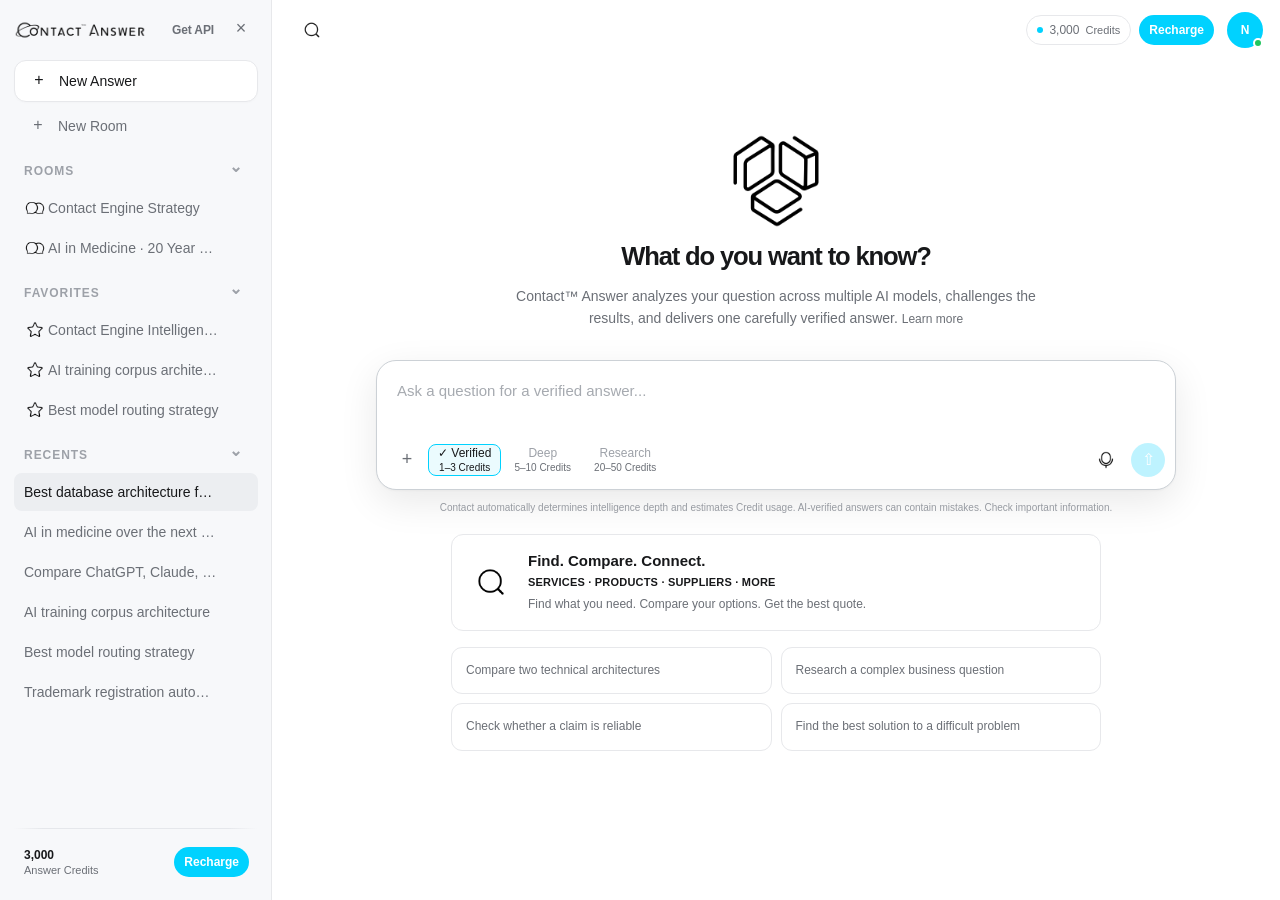
<file: index.html>
<!DOCTYPE html>

<html lang="en">

<head>
<meta charset="UTF-8">
<meta name="viewport" content="width=device-width, initial-scale=1.0">
<title>Contact™ Answer</title>
<link rel="stylesheet" href="style.css">
<link id="appFavicon" rel="icon" href="favicon.ico" data-light="favicon.ico" data-dark="favicon_dark.ico">
</head>

<body>

<div class="app">

<!-- ==================================================
     SIDEBAR
================================================== -->

<aside class="sidebar" id="sidebar">
<div class="brand">
    <a class="brand-logo" aria-label="Contact Answer">
        <img src="img/contact_answer_logo.png" alt="Contact Answer">
    </a>
    <div class="brand-actions">
        <a class="api-btn" href="https://engine.contact">
        <button
            class="api-button"
            type="button">
            Get API
        </button>
        </a>

        <button
            class="sidebar-toggle"
            id="sidebarClose"
            type="button"
            aria-label="Close sidebar">
            <span class="close-icon">×</span>
        </button>
    </div>
</div>

    <button
        class="new-answer"
        id="newAnswer"
        type="button">

        <span class="new-answer-icon">
            <span class="add-symbol">+</span>
        </span>

        <span>
            New Answer
        </span>

    </button>

    <button class="new-room" id="newRoom" type="button">
        <span class="new-answer-icon" aria-hidden="true">
        <span class="add-symbol">+</span>
        </span>
        <span>New Room</span>
    </button>

    <div class="history">
        <section class="history-section" data-section="rooms">
            <button class="history-label section-toggle" type="button" aria-expanded="true">
                <span>Rooms</span><span class="section-chevron">⌄</span>
            </button>
            <div class="history-section-items">
                <div class="history-item-wrap">
                    <button class="history-item room-history-item" data-kind="room" data-roomid="room-strategy" data-title="Contact Engine Strategy" type="button">
                        <span class="room-history-icon" aria-hidden="true"><img src="img/discuss.png" alt=""></span>
                        <span class="favorite-history-title history-title-viewport">Contact Engine Strategy</span>
                    </button>
                    <button class="history-more" type="button" aria-label="More options"><img src="img/more.png" alt="" aria-hidden="true" draggable="false"></button>
                </div>
                <div class="history-item-wrap">
                    <button class="history-item room-history-item" data-kind="room" data-roomid="room-medicine" data-title="AI in Medicine · 20 Year Outlook" type="button">
                        <span class="room-history-icon" aria-hidden="true"><img src="img/discuss.png" alt=""></span>
                        <span class="favorite-history-title history-title-viewport">AI in Medicine · 20 Year Outlook</span>
                    </button>
                    <button class="history-more" type="button" aria-label="More options"><img src="img/more.png" alt="" aria-hidden="true" draggable="false"></button>
                </div>
            </div>
        </section>

        <section class="history-section" data-section="favorites">
            <button class="history-label section-toggle" type="button" aria-expanded="true">
                <span>Favorites</span><span class="section-chevron">⌄</span>
            </button>
            <div class="history-section-items">
                <div class="history-item-wrap">
                    <button class="history-item favorite-history-item is-favorited" data-kind="answer-ready" data-title="Contact Engine Intelligence Architecture" type="button">
                        <img class="history-favorite-icon" src="img/favorite.png" alt="" aria-hidden="true">
                        <span class="favorite-history-title history-title-viewport">Contact Engine Intelligence Architecture</span>
                    </button>
                    <button class="history-more" type="button" aria-label="More options"><img src="img/more.png" alt="" aria-hidden="true" draggable="false"></button>
                </div>
                <div class="history-item-wrap">
                    <button class="history-item favorite-history-item is-favorited" data-kind="answer-ready" data-title="AI training corpus architecture" type="button">
                        <img class="history-favorite-icon" src="img/favorite.png" alt="" aria-hidden="true">
                        <span class="favorite-history-title history-title-viewport">AI training corpus architecture</span>
                    </button>
                    <button class="history-more" type="button" aria-label="More options"><img src="img/more.png" alt="" aria-hidden="true" draggable="false"></button>
                </div>
                <div class="history-item-wrap">
                    <button class="history-item favorite-history-item is-favorited" data-kind="answer-ready" data-title="Best model routing strategy" type="button">
                        <img class="history-favorite-icon" src="img/favorite.png" alt="" aria-hidden="true">
                        <span class="favorite-history-title history-title-viewport">Best model routing strategy</span>
                    </button>
                    <button class="history-more" type="button" aria-label="More options"><img src="img/more.png" alt="" aria-hidden="true" draggable="false"></button>
                </div>
            </div>
        </section>

        <section class="history-section" data-section="recents">
            <button class="history-label section-toggle" type="button" aria-expanded="true">
                <span>Recents</span><span class="section-chevron">⌄</span>
            </button>
            <div class="history-section-items">
                <div class="history-item-wrap">
                    <button class="history-item active" data-kind="answer-ready" data-title="Best database architecture for SaaS" type="button"><span class="favorite-history-title history-title-viewport">Best database architecture for SaaS</span></button>
                    <button class="history-more" type="button" aria-label="More options"><img src="img/more.png" alt="" aria-hidden="true" draggable="false"></button>
                </div>
                <div class="history-item-wrap">
                    <button class="history-item" data-kind="answer-ready" data-title="AI in medicine over the next 20 years" type="button"><span class="favorite-history-title history-title-viewport">AI in medicine over the next 20 years</span></button>
                    <button class="history-more" type="button" aria-label="More options"><img src="img/more.png" alt="" aria-hidden="true" draggable="false"></button>
                </div>
                <div class="history-item-wrap">
                    <button class="history-item" data-kind="answer-progress" data-title="Compare ChatGPT, Claude, and Gemini Answers" type="button"><span class="favorite-history-title history-title-viewport">Compare ChatGPT, Claude, and Gemini Answers</span></button>
                    <button class="history-more" type="button" aria-label="More options"><img src="img/more.png" alt="" aria-hidden="true" draggable="false"></button>
                </div>
                <div class="history-item-wrap">
                    <button class="history-item" data-kind="answer-ready" data-title="AI training corpus architecture" type="button"><span class="favorite-history-title history-title-viewport">AI training corpus architecture</span></button>
                    <button class="history-more" type="button" aria-label="More options"><img src="img/more.png" alt="" aria-hidden="true" draggable="false"></button>
                </div>
                <div class="history-item-wrap">
                    <button class="history-item" data-kind="answer-ready" data-title="Best model routing strategy" type="button"><span class="favorite-history-title history-title-viewport">Best model routing strategy</span></button>
                    <button class="history-more" type="button" aria-label="More options"><img src="img/more.png" alt="" aria-hidden="true" draggable="false"></button>
                </div>
                <div class="history-item-wrap">
                    <button class="history-item" data-kind="answer-ready" data-title="Trademark registration automation" type="button"><span class="favorite-history-title history-title-viewport">Trademark registration automation</span></button>
                    <button class="history-more" type="button" aria-label="More options"><img src="img/more.png" alt="" aria-hidden="true" draggable="false"></button>
                </div>
            </div>
        </section>
    </div>

    <div class="sidebar-footer">

        <div class="credits">

            <div class="credits-left">

                <span class="credits-value">
                    3,000
                </span>

                <span class="credits-label">
                    Answer Credits
                </span>

            </div>

            <button
                class="recharge-button"
                type="button">

                Recharge

            </button>

        </div>

    </div>

</aside>

<!-- ==================================================
     MAIN
================================================== -->

<main class="main">

    <!-- TOPBAR -->

    <header class="topbar">
        <div class="topbar-left">
            <a class="topbar-brand-logo" aria-label="Contact Answer">
                    <img src="img/contact_answer_logo.png" >
            </a>
            <button
                class="mobile-menu"
                id="mobileMenu"
                type="button"
                aria-label="Open sidebar">
                    <img src="img/menu.png" class="menu-icon" alt="">
            </button>

            <button
                class="search-button"
                id="searchButton"
                type="button"
                aria-label="Search">
                    <img src="img/search.png" class="search-icon" alt="">
            </button>

        </div>

        <div class="topbar-right">

            <button
                class="credit-pill"
                aria-label="Recharge credits">

                <span class="credit-dot"></span>
                <span class="credits-count">3,000</span>
                <span class="credits-label">Credits</span>

            </button>

            <button
                class="recharge-button"
                type="button">

                Recharge

            </button>

            <button
                class="avatar"
                id="accountAvatar"
                type="button"
                aria-label="Account menu"
                aria-haspopup="menu"
                aria-expanded="false">
                N
                <span class="account-avatar-status status-on" aria-label="Online"></span>
            </button>

        </div>

    </header>

    <!-- ==================================================
         CONVERSATION
    ================================================== -->

    <section class="conversation">

        <div
            class="empty-state"
            id="emptyState">
            <div class="hero">

                <div class="hero-mark">

                    <img
                        class="hero-mark-source"
                        src="img/logo.png"
                        alt=""
                        draggable="false">

                    <img
                        class="hero-mark-blink"
                        src="img/logo2.png"
                        alt=""
                        draggable="false">

                    <img
                        class="hero-mark-final"
                        src="img/contact_answer.png"
                        alt="Contact Answer"
                        draggable="false">

                </div>

                <h1>
                    What do you want to know?
                </h1>

                <p>
                    Contact™ Answer analyzes your question across
                    multiple AI models, challenges the results,
                    and delivers one carefully verified answer.
                    <a class="learn-more" href="learn-more">Learn more</a>
                </p>

                <!-- MAIN COMPOSER -->

                <div class="composer-wrap">

                    <div class="composer">

                        <textarea
                            id="question"
                            class="question"
                            rows="1"
                            placeholder="Ask a question for a verified answer..."
                            aria-label="Question" autofocus></textarea>

                        <div class="composer-bottom">
                            <div class="composer-left">
                                <div class="attach-wrap">
                                    <button
                                        class="attach-button"
                                        type="button"
                                        aria-label="Add attachment">
                                        +
                                    </button>
                                    <div class="attach-menu">
                                        <button class="attach-option" type="button">
                                            <span class="attach-icon">
                                                <img src="img/attachment.png" alt="" aria-hidden="true">
                                            </span>
                                            <span>
                                                Upload files
                                            </span>
                                        </button>
                                        <button class="attach-option" type="button">
                                            <span class="attach-icon">
                                                <img src="img/image.png" alt="" aria-hidden="true">
                                            </span>
                                            <span>
                                                Add photos
                                            </span>
                                        </button>
                                    </div>
                                </div>

                                <button
                                    class="tool-button is-selected"
                                    data-depth="verified"
                                    aria-pressed="true"
                                    type="button">
                                    <span class="depth-copy">
                                        <span class="depth-title">Verified</span><br>
                                        <span class="answer-credits">1–3 Credits</span>
                                    </span>
                                </button>

                                <button
                                    class="tool-button"
                                    data-depth="deep"
                                    aria-pressed="false"
                                    type="button">
                                    <span class="depth-copy">
                                        <span class="depth-title">Deep</span><br>
                                        <span class="answer-credits">5–10 Credits</span>
                                    </span>
                                </button>

                                <button
                                    class="tool-button"
                                    data-depth="research"
                                    aria-pressed="false"
                                    type="button">
                                    <span class="depth-copy">
                                        <span class="depth-title">Research</span><br>
                                        <span class="answer-credits">20–50 Credits</span>
                                    </span>
                                </button>


                            </div>

                            <div class="composer-right">

                                <button
                                    class="mic-button"
                                    type="button"
                                    aria-label="Voice input">
                                <img src="img/microphone.png" alt="" aria-hidden="true">
                                </button>

                                <button
                                    class="send-button"
                                    id="sendButton"
                                    type="button"
                                    disabled
                                    aria-label="Send">
                                    ⇧
                                </button>

                            </div>

                        </div>

                    </div>

                    <div class="composer-note">

                        Contact automatically determines intelligence depth and estimates Credit usage. AI-verified answers can contain mistakes. Check important information.

                    </div>

                </div>

                <!-- DISCOVERY MODE -->

                <button class="discovery-entry" id="discoveryEntry" type="button">
                    <img
                        class="discovery-icon"
                        src="img/search.png"
                        alt=""
                        aria-hidden="true">
                    <span class="discovery-content">
                        <span class="discovery-title">
                            Find. Compare. Connect.
                        </span>
                        <span class="discovery-categories">
                            SERVICES · PRODUCTS · SUPPLIERS · MORE
                        </span>
                        <span class="discovery-description">
                            Find what you need. Compare your options. Get the best quote.
                        </span>
                    </span>
                </button>

                <!-- SUGGESTIONS -->

                <div class="suggestions">

                    <button
                        class="suggestion"
                        type="button">

                        Compare two technical architectures

                    </button>

                    <button
                        class="suggestion"
                        type="button">

                        Research a complex business question

                    </button>

                    <button
                        class="suggestion"
                        type="button">

                        Check whether a claim is reliable

                    </button>

                    <button
                        class="suggestion"
                        type="button">

                        Find the best solution to a difficult problem

                    </button>

                </div>

            </div>

        </div>

        <div class="room-header" id="roomHeader" hidden>
            <div class="room-header-title-row">
                <div class="room-header-title-wrap">
                    <div class="room-header-eyebrow">ANSWER ROOM - Minds × AI<span class="member-count-label room-member-count" id="roomMemberCount"></span></div>
                    <h2 class="room-header-title" id="roomHeaderTitle">AI in Medicine · 20 Year Outlook</h2>
                </div>
                <button class="room-header-more" id="roomHeaderMore" type="button" aria-label="Room options"><img src="img/more.png" alt="" aria-hidden="true" draggable="false"></button>
            </div>
            <div class="room-members-strip" id="roomMembersStrip" aria-label="Room members"></div>
        </div>

        <!-- ==================================================
             MESSAGES
        ================================================== -->

        <div
            class="messages"
            id="messages">

            <div class="message message-user" data-request-depth="verified">

                <div class="user-bubble" id="userQuestion">Best database architecture for a SaaS platform?</div>
                <div class="user-message-footer">
                    <time class="message-timestamp" data-live-time></time>
                    <button class="message-copy-action" type="button" data-copy-kind="user-question" aria-label="Copy question"><img src="img/copy.png" alt="" aria-hidden="true"></button>
                </div>
            </div>

            <div class="message answer answer-version" data-answer-version="1" data-answer-title="Best database architecture for SaaS">

                <div class="answer-header">

                    <div class="answer-icon">
                        <img src="img/avatar_answer.png" alt="Contact Answer" onerror="this.style.display='none';this.parentElement.textContent='A'">
                    </div>

                    <div>

                        <div class="answer-title">
                            Contact Answer <span class="answer-version-label">Answer 1</span>
                        </div>

                        <div class="answer-meta">
                            Verified Answer · 3 Credits
                        </div>

                    </div>

                </div>

                <div class="answer-body">

                    <h2>
                        Recommended approach
                    </h2>

                    <p>
                        For a typical multi-tenant SaaS platform,
                        PostgreSQL is the strongest default choice.
                        It provides mature transactional guarantees,
                        relational modeling, indexing, extensions,
                        and a broad ecosystem.
                    </p>

                    <p>
                        A practical architecture is to begin with a
                        shared PostgreSQL deployment and use tenant
                        identifiers at the application and database
                        layers. Separate databases or schemas can be
                        introduced later when isolation requirements
                        justify the additional operational complexity.
                    </p>

                    <div class="verification">

                        <span class="verification-dot"></span>

                        <span>
                            Cross-model analysis completed ·
                            Evidence checks completed
                        </span>

                    </div>

                    <div class="answer-actions" data-answer-actions>
                        <button class="answer-action" data-action="copy-answer" type="button"><img class="action-icon" src="img/copy.png" alt="" aria-hidden="true" draggable="false"><span>Copy Answer</span></button>
                        <button class="answer-action" data-action="rate-answer" type="button"><span class="action-icon">♡</span><span>Rate Answer</span></button>
                        <button class="answer-action" data-action="share-answer" type="button"><span class="action-icon">↗</span><span>Share</span></button>
                        <button class="answer-action" data-action="try-again" type="button"><span class="action-icon">↻</span><span>Try Again</span></button>
                        <time class="message-timestamp answer-action-time" data-live-time></time>
                    </div>

                </div>

            </div>

        </div>

    </section>

    <!-- ==================================================
         FOLLOW-UP COMPOSER
    ================================================== -->

    <div
        id="conversationComposer"
        style="display: none;">

        <div class="typing-indicator" id="typingIndicator" aria-live="polite"><span class="typing-dots"><i></i><i></i><i></i></span><span id="typingText">Jack is typing…</span></div>

        <div class="replying-to-banner" id="replyingToBanner" hidden>
            <div class="replying-to-copy"><strong>Replying to <span id="replyingToName"></span></strong><span id="replyingToText"></span></div>
            <button class="reply-cancel-button" id="cancelRoomReply" type="button" aria-label="Cancel reply"><span class="close-icon">×</span></button>
        </div>

        <div class="composer">

            <textarea
                class="question"
                rows="1"
                placeholder="Ask a follow-up..."
                aria-label="Follow-up question"></textarea>

                        <div class="composer-bottom">
                            <div class="composer-left">
                                <div class="attach-wrap">
                                    <button
                                        class="attach-button"
                                        type="button"
                                        aria-label="Add attachment">
                                        +
                                    </button>
                                    <div class="attach-menu">
                                        <button class="attach-option" type="button">
                                            <span class="attach-icon">
                                                <img src="img/attachment.png" alt="" aria-hidden="true">
                                            </span>
                                            <span>
                                                Upload files
                                            </span>
                                        </button>
                                        <button class="attach-option" type="button">
                                            <span class="attach-icon">
                                                <img src="img/image.png" alt="" aria-hidden="true">
                                            </span>
                                            <span>
                                                Add photos
                                            </span>
                                        </button>
                                    </div>
                                </div>

                                <button class="get-answer-trigger" type="button" aria-label="Let Contact Answer analyze the discussion and find an answer for everyone" title="Let Contact Answer analyze the discussion and find an answer for everyone">✦ Get a Verified Answer for This Discussion</button>

                                <button
                                    class="tool-button is-selected"
                                    data-depth="verified"
                                    aria-pressed="true"
                                    type="button">
                                    <span class="depth-copy">
                                        <span class="depth-title">Verified</span><br>
                                        <span class="answer-credits">1–3 Credits</span>
                                    </span>
                                </button>

                                <button
                                    class="tool-button"
                                    data-depth="deep"
                                    aria-pressed="false"
                                    type="button">
                                    <span class="depth-copy">
                                        <span class="depth-title">Deep</span><br>
                                        <span class="answer-credits">5–10 Credits</span>
                                    </span>
                                </button>

                                <button
                                    class="tool-button"
                                    data-depth="research"
                                    aria-pressed="false"
                                    type="button">
                                    <span class="depth-copy">
                                        <span class="depth-title">Research</span><br>
                                        <span class="answer-credits">20–50 Credits</span>
                                    </span>
                                </button>

                                <button
                                    class="close-room-depths"
                                    type="button"
                                    aria-label="Close answer depth options"><span class="close-icon">×</span></button>

                </div>

                <div class="composer-right">

                    <button
                        class="mic-button"
                        type="button"
                        aria-label="Voice input">
                    <img src="img/microphone.png" alt="" aria-hidden="true">
                    </button>

                    <button
                        class="send-button"
                        type="button"
                        aria-label="Send"
                        disabled>
                        ⇧
                    </button>

                </div>

            </div>

            <button class="scroll-to-bottom" id="scrollToBottom" type="button" aria-label="Scroll to latest message" title="Scroll to latest message">
                <span class="scroll-bottom-arrow" aria-hidden="true">↓</span>
                <img class="scroll-bottom-spinner" src="img/avatar_answer.png" alt="" aria-hidden="true">
            </button>

        </div>

    </div>

</main>

</div>

<!-- ==================================================
     HISTORY MENU
================================================== -->

<div class="history-menu" id="historyMenu" role="menu" aria-label="Conversation options"></div>

<div class="history-menu account-menu" id="accountMenu" role="menu" aria-label="Account menu">
        <div class="avatar-menu-profile">
        <div class="profile-avatar-wrap">
            <img class="profile-avatar" id="profileAvatarImage" src="img/avatar.png" alt="" draggable="false">
            <span class="profile-status status-on" id="profileAvatarStatus" aria-hidden="true"></span>
        </div>
        <div class="profile-info">
            <span class="profile-name" id="profileName">Display name</span>
            <span class="profile-email" id="profileEmail">username@livemail.me</span>
        </div>
    </div>

    <div class="availability-row" id="availabilityRow">
        <span class="availability-label">Availability</span>
        <button class="availability-button" id="availabilityButton" type="button" aria-expanded="false">
            <span class="availability-indicator status-on" id="availabilityIndicator"></span>
            <span id="availabilityText">ON</span>
            <span class="availability-chevron">⌄</span>
        </button>
        <div class="availability-menu" id="availabilityMenu">
            <button type="button" data-status="on"><span class="availability-indicator status-on"></span>ON</button>
            <button type="button" data-status="away"><span class="availability-indicator status-away"></span>Away</button>
            <button type="button" data-status="busy"><span class="availability-indicator status-busy"></span>Busy</button>
            <button type="button" data-status="dnd"><span class="availability-indicator status-dnd"></span>Do not disturb</button>
            <button type="button" data-status="off"><span class="availability-indicator status-off"></span>Offline</button>
        </div>
    </div>

    <div class="menu-divider"></div>
    <a class="menu-item" href="settings" role="menuitem"><span class="menu-icon" aria-hidden="true"><img src="img/settings.png" alt=""></span><span>Settings</span></a>
    <div class="menu-divider"></div>
    <a class="menu-item" href="feedback" role="menuitem"><span class="menu-icon" aria-hidden="true"><img src="img/feedback.png" alt=""></span><span>Feedback</span></a>
    <a class="menu-item" href="help" role="menuitem"><span class="menu-icon" aria-hidden="true"><img src="img/help.png" alt=""></span><span>Help</span></a>
    <a class="menu-item" href="privacy" role="menuitem"><span class="menu-icon" aria-hidden="true"><img src="img/privacy.png" alt=""></span><span>Privacy</span></a>
    <a class="menu-item" href="terms" role="menuitem"><span class="menu-icon" aria-hidden="true"><img src="img/terms.png" alt=""></span><span>Terms</span></a>
    <div class="menu-divider"></div>
    <a class="menu-item" href="logout" role="menuitem"><span class="menu-icon" aria-hidden="true"><img src="img/logout.png" alt=""></span><span>Log out</span></a>
</div>

<!-- ==================================================
     SEARCH
================================================== -->

<div
    class="search-overlay"
    id="searchOverlay">

<div class="search-box">

    <input
        class="search-input"
        id="searchInput"
        type="text"
        placeholder="Search conversations..."
        autocomplete="off">

    <div
        class="search-results"
        id="searchResults">

        <button class="search-result" type="button">
            Best database architecture for SaaS
        </button>

        <button class="search-result" type="button">
            Compare ChatGPT, Claude, and Gemini Answers
        </button>

        <button class="search-result" type="button">
            AI training corpus architecture
        </button>

        <button class="search-result" type="button">
            Best model routing strategy
        </button>

        <button class="search-result" type="button">
            Trademark registration automation
        </button>

    </div>

</div>

</div>

<div class="room-dialog-overlay" id="roomDialogOverlay" aria-hidden="true">
    <div class="search-box room-dialog" role="dialog" aria-modal="true" aria-labelledby="roomDialogTitle">
        <div class="room-dialog-head"><div><h2 id="roomDialogTitle">Create a Room</h2><p>Bring everyone and AI together to find a shared answer.</p></div><button class="dialog-close" type="button" data-close-dialog aria-label="Close"><span class="close-icon">×</span></button></div>
        <form id="roomSettingsForm">
            <label class="form-label" for="roomNameInput">Room name</label>
            <input class="search-input room-name-input" id="roomNameInput" maxlength="100" value="AI in Medicine · 20 Year Outlook" autocomplete="off">
            <div class="setting-row"><div><strong>AI participation</strong><span>Contact Answer may offer useful context during discussion.</span></div><label class="switch"><input id="roomAutoAI" type="checkbox" checked><span class="switch-track"></span></label></div>
            <div class="setting-row"><div><strong>Hide members’ Contact Cards</strong><span>Members can’t open each other’s public card previews.</span></div><label class="switch"><input id="roomHideCards" type="checkbox"><span class="switch-track"></span></label></div>
            <fieldset class="settings-fieldset"><legend>Credits</legend><p class="settings-subtitle">Who pays for answers requested in this Room?</p><div class="credit-choices"><label class="credit-choice"><input type="radio" name="roomCreditPayer" value="owner" checked><span class="choice-marker" aria-hidden="true"></span><span class="choice-copy"><strong>Room owner pays</strong><small>You cover all Get an Answer requests in this Room.</small></span></label><label class="credit-choice"><input type="radio" name="roomCreditPayer" value="requester"><span class="choice-marker" aria-hidden="true"></span><span class="choice-copy"><strong>Each requester pays</strong><small>Credits are charged to the member requesting the answer.</small></span></label></div></fieldset>
            <fieldset class="settings-fieldset"><legend>Allowed answer depth</legend><p class="settings-subtitle">Choose one or more levels available in this Room.</p><div class="depth-checks"><label class="depth-choice"><input type="checkbox" name="allowedDepth" value="verified" checked><span class="depth-choice-copy"><span class="depth-title">Verified</span><span class="answer-credits">1–3 Credits</span></span></label><label class="depth-choice"><input type="checkbox" name="allowedDepth" value="deep" checked><span class="depth-choice-copy"><span class="depth-title">Deep</span><span class="answer-credits">5–10 Credits</span></span></label><label class="depth-choice"><input type="checkbox" name="allowedDepth" value="research" checked><span class="depth-choice-copy"><span class="depth-title">Research</span><span class="answer-credits">20–50 Credits</span></span></label></div></fieldset>
            <div class="room-dialog-actions"><button class="dialog-cancel" type="button" data-close-dialog>Cancel</button><button class="dialog-save" id="saveRoomSettings" type="submit">Create Room</button></div>
        </form>
    </div>
</div>

<div class="member-menu" id="memberMenu" role="dialog" aria-label="Room members and invitations"></div>
<div class="answer-action-menu" id="answerActionMenu" role="menu"></div>
<div class="contact-toast" id="contactToast" role="status" aria-live="polite"></div>

<div class="app-dialog-overlay" id="appDialogOverlay" aria-hidden="true">
    <section class="search-box room-dialog app-dialog" role="dialog" aria-modal="true" aria-labelledby="appDialogTitle">
        <div class="room-dialog-head">
            <div><h2 id="appDialogTitle"></h2><p id="appDialogDescription"></p></div>
            <button class="dialog-close" type="button" data-app-dialog-cancel aria-label="Close"><span class="close-icon">×</span></button>
        </div>
        <div class="app-dialog-content" id="appDialogContent"></div>
        <div class="room-dialog-actions" id="appDialogActions"></div>
    </section>
</div>

<script>

/* ==================================================
   ELEMENTS
================================================== */

const question =
    document.getElementById("question");

const sendButton =
    document.getElementById("sendButton");

const emptyState =
    document.getElementById("emptyState");

const messages =
    document.getElementById("messages");

const conversationComposer =
    document.getElementById("conversationComposer");

const sidebar =
    document.getElementById("sidebar");

const mobileMenu =
    document.getElementById("mobileMenu");

const sidebarClose =
    document.getElementById("sidebarClose");

const newAnswer =
    document.getElementById("newAnswer");

const historyMenu =
    document.getElementById("historyMenu");

const accountAvatar =
    document.getElementById("accountAvatar");

const accountMenu =
    document.getElementById("accountMenu");

const scrollToBottomButton =
    document.getElementById("scrollToBottom");

const searchButton =
    document.getElementById("searchButton");

const searchOverlay =
    document.getElementById("searchOverlay");

const searchInput =
    document.getElementById("searchInput");

const rechargeButtons =
    document.querySelectorAll(
        ".recharge-button, .credit-pill"
    );

/* ==================================================
   RESPONSIVE HELPER
================================================== */

function isMobile() {
    return window.matchMedia(
        "(max-width: 760px)"
    ).matches;
}

/* ==================================================
   SIDEBAR
   IMPORTANT:
   Resize never changes sidebar state.
   Transition exists only during manual actions.
================================================== */

let sidebarAnimationTimer = null;

function clearSidebarAnimation() {

    sidebar.classList.remove("animate");

    if (sidebarAnimationTimer !== null) {

        clearTimeout(
            sidebarAnimationTimer
        );

        sidebarAnimationTimer = null;

    }

}

function animateSidebar() {

    clearSidebarAnimation();

    sidebar.classList.add(
        "animate"
    );

    sidebarAnimationTimer =
        setTimeout(
            () => {

                sidebar.classList.remove(
                    "animate"
                );

                sidebarAnimationTimer =
                    null;

            },
            200
        );

}

function openSidebar() {
    animateSidebar();

    sidebar.classList.remove("closed");
    sidebar.classList.add("open");

    document.body.classList.add("sidebar-open");
}

function closeSidebar() {
    animateSidebar();

    sidebar.classList.remove("open");
    sidebar.classList.add("closed");

    document.body.classList.remove("sidebar-open");
}

/*
 * Desktop:
 *   open   = normal width
 *   closed = width: 0
 *
 * Mobile:
 *   open   = translateX(0)
 *   closed = translateX(-100%)
 *
 * CSS decides how the state is rendered.
 *
 * Resize never changes .open or .closed.
 * It only cancels an active manual animation.
 */

mobileMenu.addEventListener(
    "click",
    openSidebar
);

sidebarClose.addEventListener(
    "click",
    closeSidebar
);

/*
 * Responsive resize must never change
 * the sidebar state.
 *
 * It only cancels an active manual animation
 * so breakpoint changes cannot interpolate
 * the sidebar width or transform.
 */
window.addEventListener(
    "resize",
    () => {

        clearSidebarAnimation();

    },
    { passive: true }
);

/* ==================================================
   TEXTAREA RESIZE
================================================== */

/* ==================================================
   MAIN QUESTION
================================================== */

question.addEventListener(
    "input",
    () => {

        resizeTextarea(question);

        sendButton.disabled =
            !question.value.trim();

    }
);

question.addEventListener(
    "keydown",
    event => {

        if (
            event.key === "Enter" &&
            !event.shiftKey &&
            !event.isComposing && event.keyCode !== 229
        ) {

            event.preventDefault();

            if (!sendButton.disabled) {
                submitQuestion();
            }

        }

    }
);

sendButton.addEventListener(
    "click",
    submitQuestion
);

/* ==================================================
   SUBMIT
================================================== */

function submitQuestion() {
    const value = question.value.trim();
    if (!value) return;

    const depth = document.querySelector("#emptyState .tool-button.is-selected")?.dataset.depth || "verified";
    currentAnswerTitle = value;
    answerVersion = 0;
    emptyState.style.display = "none";
    messages.style.display = "block";
    conversationComposer.style.display = "block";
    messages.innerHTML = `<div class="message message-user" data-request-depth="${depth}"><div class="user-bubble">${escapeHTML(value)}</div><div class="user-message-footer">${timestampMarkup()}<button class="message-copy-action" type="button" data-copy-kind="user-question" aria-label="Copy question"><img src="img/copy.png" alt="" aria-hidden="true"></button></div></div><div class="standard-answer-stack" id="standardAnswerStack"></div>`;
    const sentQuestion = messages.querySelector(".message-user");
    ensureStandardMessageControls(sentQuestion);
    ensureAnswerRequestBadge(sentQuestion, depth);

    const depthLabel = depth[0].toUpperCase() + depth.slice(1);
    const stack = document.getElementById("standardAnswerStack");
    const loading = document.createElement("div");
    loading.className = "answer-loading message";
    loading.id = "answerLoading";
    loading.innerHTML = `<div class="answer-header">${answerAvatarHTML(true)}<div><div class="answer-title">Contact Answer</div><div class="answer-meta">Contact Engine · Multi-model analysis</div></div></div><div class="loading-card"><span class="loading-spinner"></span><div><strong id="analysisStatus" aria-live="polite">Analyzing your question…</strong><p id="analysisDetail">Comparing candidate answers and checking evidence.</p><div class="loading-progress"><span></span></div></div></div>`;
    stack.appendChild(loading);

    question.value = "";
    question.style.height = "76px";
    sendButton.disabled = true;
    followUpTextareaRoom.value = "";
    followUpTextareaRoom.style.height = "76px";
    followUpSendRoom.disabled = true;
    startAnswerGeneration({ target: stack, title: value, room: false, depth: depthLabel, duration: depth === "research" ? 7600 : depth === "deep" ? 5600 : 4200 });
    requestAnimationFrame(scrollToLatestMessage);
}

/* ==================================================
   NEW ANSWER
================================================== */

newAnswer.addEventListener(
    "click",
    () => {

        emptyState.style.display =
            "flex";

        messages.style.display =
            "none";

        conversationComposer.style.display =
            "none";

        question.value = "";

        question.style.height =
            "76px";

        sendButton.disabled =
            true;

        /*
         * On mobile, New Answer closes the overlay.
         *
         * On desktop, preserve the user's manually
         * chosen sidebar state.
         */
        if (isMobile()) {
            closeSidebar();
        }

        window.scrollTo({
            top: 0,
            behavior: "smooth"
        });

        setTimeout(
            () => {
                question.focus();
            },
            100
        );

    }
);

document.querySelector(".topbar-brand-logo").addEventListener(
    "click",
    event => {
        event.preventDefault();
        newAnswer.click();
    }
);

/* ==================================================
   SUGGESTIONS
================================================== */

document
    .querySelectorAll(".suggestion")
    .forEach(button => {

        button.addEventListener(
            "click",
            () => {

                question.value =
                    button.textContent.trim();

                resizeTextarea(question);

                sendButton.disabled =
                    false;

                question.focus();

            }
        );

    });

/* ==================================================
   DISCOVERY MODE
================================================== */

const discoveryEntry = document.getElementById("discoveryEntry");

const answerTitle = document.querySelector(".hero h1");
const answerDescription = document.querySelector(".hero > p");

const verifiedSuggestions = [
    "Compare two technical architectures",
    "Research a complex business question",
    "Check whether a claim is reliable",
    "Find the best solution to a difficult problem"
];

const discoverySuggestions = [
    "Find a reliable web development agency",
    "Compare cloud storage providers and prices",
    "Find manufacturers in Japan and request quotes",
    "Compare two companies before investing"
];

let discoveryMode = false;

discoveryEntry.addEventListener("click", () => {

    discoveryMode = !discoveryMode;

    answerTitle.textContent = discoveryMode
        ? "What are you looking for?"
        : "What do you want to know?";

    answerDescription.innerHTML = discoveryMode
        ? 'Contact™ Answer helps you discover services, compare products and suppliers, evaluate your options, and connect with the right providers. <a class="learn-more" href="learn-more">Learn more</a>'
        : 'Contact™ Answer analyzes your question across multiple AI models, challenges the results, and delivers one carefully verified answer. <a class="learn-more" href="learn-more">Learn more</a>';

    question.placeholder = discoveryMode
        ? "Describe what you're looking for, your requirements, and budget..."
        : "Ask a question for a verified answer...";

    document.querySelectorAll(".suggestion").forEach((button, index) => {
        button.textContent = discoveryMode
            ? discoverySuggestions[index]
            : verifiedSuggestions[index];
    });

    discoveryEntry.querySelector(".discovery-title").textContent =
        discoveryMode
            ? "Back to Default Mode"
            : "Find. Compare. Connect.";

    discoveryEntry.querySelector(".discovery-categories").hidden =
        discoveryMode;

    discoveryEntry.querySelector(".discovery-description").hidden =
        discoveryMode;

    question.focus();
});

/* ==================================================
   HISTORY
================================================== */

document
    .querySelectorAll(".history-item")
    .forEach(item => {

        item.addEventListener(
            "click",
            () => {

                document
                    .querySelectorAll(
                        ".history-item"
                    )
                    .forEach(i => {

                        i.classList.remove(
                            "active"
                        );

                    });

                item.classList.add(
                    "active"
                );

                emptyState.style.display =
                    "none";

                messages.style.display =
                    "block";

                conversationComposer.style.display =
                    "block";

                if (isMobile()) {
                    closeSidebar();
                }

            }
        );

    });

/* ==================================================
   HISTORY MENU
================================================== */

document.addEventListener(
    "click",
    event => {

        if (
            !event.target.closest(
                ".history-menu"
            ) &&
            !event.target.closest(
                ".history-more"
            )
        ) {

            historyMenu.classList.remove(
                "open"
            );

        }

    }
);

/* ==================================================
   ATTACHMENT MENUS
================================================== */

document
    .querySelectorAll(".attach-button")
    .forEach(button => {

        button.addEventListener(
            "click",
            event => {

                event.stopPropagation();

                const menu =
                    button
                        .closest(".attach-wrap")
                        .querySelector(
                            ".attach-menu"
                        );

                document
                    .querySelectorAll(
                        ".attach-menu"
                    )
                    .forEach(other => {

                        if (other !== menu) {

                            other.classList.remove(
                                "open"
                            );

                        }

                    });

                menu.classList.toggle(
                    "open"
                );

            }
        );

    });

document.addEventListener(
    "click",
    event => {

        if (
            !event.target.closest(
                ".attach-wrap"
            )
        ) {

            document
                .querySelectorAll(
                    ".attach-menu"
                )
                .forEach(menu => {

                    menu.classList.remove(
                        "open"
                    );

                });

        }

    }
);

/* ==================================================
   SEARCH
================================================== */

searchButton.addEventListener(
    "click",
    () => {

        searchOverlay.classList.add(
            "open"
        );

        setTimeout(
            () => {
                searchInput.focus();
            },
            50
        );

    }
);

searchOverlay.addEventListener(
    "click",
    event => {

        if (
            event.target === searchOverlay
        ) {

            searchOverlay.classList.remove(
                "open"
            );

        }

    }
);

/* ==================================================
   ESCAPE
================================================== */

document.addEventListener(
    "keydown",
    event => {

        if (event.key !== "Escape") {
            return;
        }

        searchOverlay.classList.remove(
            "open"
        );

        historyMenu.classList.remove(
            "open"
        );

        document
            .querySelectorAll(
                ".attach-menu"
            )
            .forEach(menu => {

                menu.classList.remove(
                    "open"
                );

            });

    }
);

/* ==================================================
   SEARCH FILTER
================================================== */

const searchResults =
    document.querySelectorAll(
        ".search-result"
    );

searchInput.addEventListener(
    "input",
    () => {

        const query =
            searchInput.value
                .trim()
                .toLowerCase();

        searchResults.forEach(
            result => {

                const match =
                    result.textContent
                        .toLowerCase()
                        .includes(query);

                result.style.display =
                    match
                        ? "block"
                        : "none";

            }
        );

    }
);

/* ==================================================
   RECHARGE
================================================== */

rechargeButtons.forEach(button => {
    button.addEventListener("click", event => {
        event.preventDefault();
        openCreditsDialog();
    });
});

/* ==================================================
   FOLLOW-UP COMPOSER
================================================== */

const followUpTextarea =
    conversationComposer.querySelector(
        ".question"
    );

const followUpButton =
    conversationComposer.querySelector(
        ".send-button"
    );

followUpTextarea.addEventListener(
    "input",
    () => {

        resizeTextarea(
            followUpTextarea
        );

        followUpButton.disabled =
            !followUpTextarea.value.trim();

    }
);

followUpTextarea.addEventListener(
    "keydown",
    event => {

        if (
            event.key === "Enter" &&
            !event.shiftKey &&
            !event.isComposing && event.keyCode !== 229
        ) {

            event.preventDefault();

            if (
                followUpTextarea.value.trim()
            ) {

                followUpTextarea.value =
                    "";

                followUpTextarea.style.height =
                    "76px";

                followUpButton.disabled =
                    true;

            }

        }

    }
);

followUpButton.addEventListener(
    "click",
    () => {

        if (
            !followUpTextarea.value.trim()
        ) {
            return;
        }

        followUpTextarea.value =
            "";

        followUpTextarea.style.height =
            "76px";

        followUpButton.disabled =
            true;

    }
);

/* ==================================================
   VOICE INPUT
================================================== */

const SpeechRecognition =
    window.SpeechRecognition ||
    window.webkitSpeechRecognition;

let recognition = null;

if (SpeechRecognition) {

    recognition =
        new SpeechRecognition();

    recognition.continuous = false;
    recognition.interimResults = true;
    recognition.lang = "en-US";

    document
        .querySelectorAll(".mic-button")
        .forEach(button => {

            button.addEventListener(
                "click",
                () => {

                    try {

                        recognition.start();

                        document
                            .querySelectorAll(
                                ".mic-button"
                            )
                            .forEach(other => {

                                other.classList.remove(
                                    "recording"
                                );

                            });

                        button.classList.add(
                            "recording"
                        );

                    } catch (error) {

                        /* Already running */

                    }

                }
            );

        });

    recognition.onresult =
        event => {

            let transcript = "";

            for (
                let i = event.resultIndex;
                i < event.results.length;
                i++
            ) {

                transcript +=
                    event.results[i][0]
                        .transcript;

            }

            const activeTextarea =
                document
                    .querySelector(
                        ".mic-button.recording"
                    )
                    ?.closest(
                        ".composer"
                    )
                    ?.querySelector(
                        ".question"
                    );

            if (!activeTextarea) {
                return;
            }

            activeTextarea.value =
                transcript;

            resizeTextarea(
                activeTextarea
            );

            if (
                activeTextarea === question
            ) {

                sendButton.disabled =
                    !transcript.trim();

            } else {

                followUpButton.disabled =
                    !transcript.trim();

            }

        };

    recognition.onend =
        () => {

            document
                .querySelectorAll(
                    ".mic-button"
                )
                .forEach(button => {

                    button.classList.remove(
                        "recording"
                    );

                });

        };

} else {

    document
        .querySelectorAll(".mic-button")
        .forEach(button => {

            button.addEventListener(
                "click",
                () => {

                    alert(
                        "Voice input is not supported by this browser."
                    );

                }
            );

        });

}

/* ==================================================
   INTELLIGENCE DEPTH & PLACEHOLDERS
================================================== */

const depthPlaceholders = {
    verified: {
        main: "Ask a question for a verified answer...",
        followUp: "Ask a follow-up for a verified answer..."
    },

    deep: {
        main: "Ask a question for deeper analysis...",
        followUp: "Ask a follow-up for deeper analysis..."
    },

    research: {
        main: "Ask a question for in-depth research...",
        followUp: "Ask a follow-up for in-depth research..."
    }
};

const roomDepthPlaceholders = {
    verified: "Ask a question for a verified answer based on this conversation...\nPaid by Room owner/Paid by you · 1–3 Credits",
    deep: "Ask a question for deeper analysis based on this conversation...\nPaid by Room owner/Paid by you · 5–10 Credits",
    research: "Ask a question for in-depth research based on this conversation...\nPaid by Room owner/Paid by you · 20–50 Credits"
};

document.querySelectorAll(".composer").forEach(composer => {

    const textarea = composer.querySelector(".question");

    const buttons = composer.querySelectorAll(
        ".tool-button[data-depth]"
    );

    const isFollowUp = Boolean(
        composer.closest("#conversationComposer")
    );

    function selectDepth(depth) {

        const copy = depthPlaceholders[depth];

        if (!copy) {
            return;
        }

        textarea.placeholder = isFollowUp
            ? copy.followUp
            : copy.main;

        buttons.forEach(button => {

            const selected =
                button.dataset.depth === depth;

            button.classList.toggle(
                "is-selected",
                selected
            );

            button.setAttribute(
                "aria-pressed",
                String(selected)
            );

        });

    }

    buttons.forEach(button => {

        button.addEventListener("click", () => {
            selectDepth(button.dataset.depth);
        });

    });

    selectDepth("verified");

});

/* ==================================================
   HISTORY TITLE HOVER SCROLLING
================================================== */

document.querySelectorAll('.history-item').forEach(item => {
    const title = item.querySelector('.history-title-viewport');
    if (!title) return;

    let frame = null;

    function resetScroll() {
        if (frame !== null) {
            cancelAnimationFrame(frame);
        }

        frame = null;
        title.scrollLeft = 0;
        title.classList.remove('is-scrolling');
    }

    item.addEventListener('mouseenter', () => {
        resetScroll();

        requestAnimationFrame(() => {
            const distance = title.scrollWidth - title.clientWidth;

            if (distance <= 2) return;

            title.classList.add('is-scrolling');

            let start = null;

            function scroll(now) {
                if (start === null) start = now;

                const elapsed = now - start - 400;
                const maxScroll = title.scrollWidth - title.clientWidth;

                if (elapsed >= 0) {
                    title.scrollLeft = Math.min(
                        maxScroll,
                        elapsed * 0.035
                    );
                }

                if (elapsed < 0 || title.scrollLeft < maxScroll) {
                    frame = requestAnimationFrame(scroll);
                } else {
                    frame = null;
                }
            }

            frame = requestAnimationFrame(scroll);
        });
    });

    item.addEventListener('mouseleave', resetScroll);
});


/* ==================================================
   ROOM EXPERIENCE & ANSWER INTERACTIONS
================================================== */

const roomHeader = document.getElementById("roomHeader");
const roomHeaderTitle = document.getElementById("roomHeaderTitle");
const roomHeaderMore = document.getElementById("roomHeaderMore");
const roomMembersStrip = document.getElementById("roomMembersStrip");
const newRoomButton = document.getElementById("newRoom");
const roomDialogOverlay = document.getElementById("roomDialogOverlay");
const roomSettingsForm = document.getElementById("roomSettingsForm");
const roomDialogTitle = document.getElementById("roomDialogTitle");
const saveRoomSettingsButton = document.getElementById("saveRoomSettings");
const roomNameInput = document.getElementById("roomNameInput");
const memberMenu = document.getElementById("memberMenu");
const answerActionMenu = document.getElementById("answerActionMenu");
const contactToast = document.getElementById("contactToast");
const typingIndicator = document.getElementById("typingIndicator");
const typingText = document.getElementById("typingText");
const followUpComposer = conversationComposer.querySelector(".composer");
const followUpComposerLeft = conversationComposer.querySelector(".composer-left");
const getAnswerTrigger = conversationComposer.querySelector(".get-answer-trigger");
const roomDepthButtons = Array.from(conversationComposer.querySelectorAll(".tool-button[data-depth]"));
const followUpTextareaRoom = conversationComposer.querySelector(".question");
const followUpSendRoom = conversationComposer.querySelector(".send-button");
const replyingToBanner = document.getElementById("replyingToBanner");
const replyingToName = document.getElementById("replyingToName");
const replyingToText = document.getElementById("replyingToText");
const cancelRoomReplyButton = document.getElementById("cancelRoomReply");

let replyTarget = null;
let isRoomMode = false;
let activeHistoryButton = document.querySelector('.history-item.active');
let activeRoom = null;
let roomDraftMode = "create";
let roomSeedTitle = "";
let roomSettingsTarget = null;
let toastTimer = null;
let generationTimer = null;
let generationInterval = null;
let generationActive = false;
let isProgrammaticScroll = false;
let userScrolledAwayWhileGenerating = false;
let answerVersion = 1;
let currentAnswerTitle = "Best database architecture for SaaS";
let typingTimer = null;
let currentTypingInterval = null;
let activeActionAnchor = null;

const currentUser = {
    id: "you",
    name: "Display name",
    username: "username",
    avatar: "img/avatar.png",
    color: "#00d2ff",
    textColor: "#ffffff",
    status: "on",
    publicCard: true
};

const demoMembers = [
    { id: "jack", name: "Jack", username: "jack", publicCard: true, color: "#d9eef4" },
    { id: "tim", name: "Tim", username: "tim", publicCard: true, color: "#e7e1f7" },
    { id: "maya", name: "Maya", username: "maya", publicCard: true, color: "#f9e8d8" },
    { id: "sam", name: "Sam", username: "sam", publicCard: false, color: "#e0efdf" },
    { id: "ella", name: "Ella", username: "ella", publicCard: true, color: "#f6dfe9" },
    { id: "noah", name: "Noah", username: "noah", publicCard: true, color: "#e5e9ed" },
    { id: "olivia", name: "Olivia", username: "olivia", publicCard: true, color: "#eadff7" },
    { id: "liam", name: "Liam", username: "liam", publicCard: true, color: "#dceff0" },
    { id: "sophia", name: "Sophia", username: "sophia", publicCard: true, color: "#f9e7d9" },
    { id: "ethan", name: "Ethan", username: "ethan", publicCard: true, color: "#e6e9f9" }
];

const roomStore = {
    "room-strategy": {
        id: "room-strategy",
        title: "Contact Engine Strategy",
        owner: true,
        autoAI: true,
        hideCards: false,
        payer: "owner",
        allowedDepths: ["verified", "deep", "research"],
        members: [...demoMembers, currentUser].map(member => ({ ...member })),
        seedTitle: "Best database architecture for SaaS",
        scenario: "strategy"
    },
    "room-medicine": {
        id: "room-medicine",
        title: "AI in Medicine · 20 Year Outlook",
        owner: false,
        autoAI: true,
        hideCards: false,
        payer: "owner",
        allowedDepths: ["verified", "deep", "research"],
        members: [...demoMembers, currentUser].map(member => ({ ...member })),
        seedTitle: "How will AI affect medicine over the next 20 years?",
        scenario: "medicine"
    }
};

function escapeHTML(value) {
    return String(value ?? "").replace(/[&<>"']/g, char => ({
        "&": "&amp;", "<": "&lt;", ">": "&gt;", '"': "&quot;", "'": "&#39;"
    }[char]));
}

function formatMessageTime(date = new Date()) {
    return date.toLocaleTimeString([], { hour: "2-digit", minute: "2-digit" });
}

function setMessageTime(element, date = new Date()) {
    if (!element) return;
    element.dateTime = date.toISOString();
    element.textContent = formatMessageTime(date);
}

function timestampMarkup(extraClass = "", minutesAgo = 0, daysAgo = 0) {
    const date = new Date(Date.now() - minutesAgo * 60000 - daysAgo * 86400000);
    const classes = ["message-timestamp", extraClass].filter(Boolean).join(" ");
    return `<time class="${classes}" datetime="${date.toISOString()}">${formatMessageTime(date)}</time>`;
}


const answerDepthLabels = { verified: "Verified", deep: "Deep", research: "Research" };
const emojiOptions = [
    ["smile", "Smile"], ["happy", "Happy"], ["sweet", "Sweet"], ["admire", "Admire"],
    ["laugh", "Laugh"], ["cool", "Cool"], ["giggle", "Giggle"], ["surprised", "Surprised"],
    ["neutral", "Neutral"], ["moved", "Moved"], ["crying", "Crying"], ["salute", "Salute"],
    ["ok", "OK"], ["like", "Like"], ["thanks", "Thanks"], ["handshake", "Handshake"],
    ["clap", "Clap"], ["victory", "Victory"], ["love", "Love"], ["flower", "Flower"],
    ["celebrate", "Celebrate"], ["correct", "Correct"], ["perfect", "Perfect"], ["alien", "Alien"]
];
let activeEmojiMessage = null;
let activeEmojiAnchor = null;

function answerRequestBadgeMarkup(depth) {
    const safeDepth = Object.prototype.hasOwnProperty.call(answerDepthLabels, depth) ? depth : "verified";
    return `<span class="answer-request-badge" data-depth="${safeDepth}"><img src="img/${safeDepth}.png" alt="" aria-hidden="true" draggable="false"><span>${answerDepthLabels[safeDepth]} Answer Request</span></span>`;
}

function ensureMessageBadgeRow(message) {
    if (!message) return null;
    const content = message.classList.contains("room-chat-message")
        ? message.querySelector(".room-chat-content")
        : message;
    if (!content) return null;
    let row = content.querySelector(":scope > .message-badges");
    if (!row) {
        row = document.createElement("div");
        row.className = "message-badges";
        const bubble = content.querySelector(message.classList.contains("room-chat-message") ? ".room-chat-bubble" : ".user-bubble");
        if (bubble) content.insertBefore(row, bubble);
        else content.appendChild(row);
    }
    return row;
}

function ensureAnswerRequestBadge(message, depth = message?.dataset.requestDepth || "verified") {
    if (!message || !depth) return;
    const safeDepth = Object.prototype.hasOwnProperty.call(answerDepthLabels, depth) ? depth : "verified";
    message.dataset.requestDepth = safeDepth;
    const row = ensureMessageBadgeRow(message);
    if (!row) return;
    let badge = row.querySelector(":scope > .answer-request-badge");
    if (!badge) row.insertAdjacentHTML("afterbegin", answerRequestBadgeMarkup(safeDepth));
    else if (badge.dataset.depth !== safeDepth) badge.outerHTML = answerRequestBadgeMarkup(safeDepth);
}

function makeEmojiQuickMenuMarkup() {
    return `<div class="emoji-quick-menu" role="menu" aria-label="Quick reactions">
        <button class="emoji-quick-reaction" type="button" data-reaction-key="like" aria-label="Like"><img src="img/emoji_like.png" alt="" draggable="false"></button>
        <button class="emoji-quick-reaction" type="button" data-reaction-key="love" aria-label="Love"><img src="img/emoji_love.png" alt="" draggable="false"></button>
        <button class="emoji-quick-reaction" type="button" data-reaction-key="laugh" aria-label="Laugh"><img src="img/emoji_laugh.png" alt="" draggable="false"></button>
        <button class="emoji-quick-expand" type="button" aria-label="More reactions"><img src="img/more.png" alt="" draggable="false" onerror="this.style.display='none';this.parentElement.classList.add('icon-fallback')"></button>
    </div>`;
}

function ensureStandardMessageControls(message) {
    if (!message || !message.classList.contains("message-user")) return;
    const footer = message.querySelector(".user-message-footer");
    if (!footer) return;
    const copy = footer.querySelector(".message-copy-action");
    if (copy && !footer.querySelector("[data-message-forward]")) {
        copy.insertAdjacentHTML("afterend", '<button class="message-forward-action" type="button" data-message-forward aria-label="Forward question"><img src="img/share.png" alt="" aria-hidden="true"></button>');
    }
    const timestamp = footer.querySelector(".message-timestamp");
    if (timestamp) footer.appendChild(timestamp);
}

function decorateRoomMessages(log) {
    if (!log) return;
    log.querySelectorAll(".room-chat-message").forEach(message => {
        ensureRoomMessageControls(message);
        if (message.dataset.requestDepth) ensureAnswerRequestBadge(message, message.dataset.requestDepth);
        else ensureMessageBadgeRow(message);
    });
}

function buildEmojiPicker() {
    let picker = document.getElementById("emojiPicker");
    if (picker) return picker;
    picker = document.createElement("div");
    picker.className = "emoji-picker";
    picker.id = "emojiPicker";
    picker.setAttribute("role", "dialog");
    picker.setAttribute("aria-label", "Choose a reaction");
    picker.hidden = true;
    picker.innerHTML = emojiOptions.map(([key, label]) => `<button class="emoji-picker-item" type="button" data-reaction-key="${key}" aria-label="${label}"><img src="img/emoji_${key}.png" alt="" aria-hidden="true"></button>`).join("");
    document.body.appendChild(picker);
    return picker;
}

function openEmojiPicker(anchor, message) {
    const picker = buildEmojiPicker();
    activeEmojiAnchor = anchor;
    activeEmojiMessage = message;
    picker.hidden = false;
    picker.classList.add("open");
    const rect = anchor.getBoundingClientRect();
    const mobile = window.matchMedia("(max-width: 760px)").matches;
    const columns = mobile ? 6 : 12;
    const cell = 32;
    const gap = 4;
    const padding = 12;
    const width = columns * cell + (columns - 1) * gap + padding;
    const height = Math.ceil(24 / columns) * cell + (Math.ceil(24 / columns) - 1) * gap + padding;
    const left = Math.max(8, Math.min(rect.left, window.innerWidth - width - 8));
    const above = rect.top - height - 8;
    const top = above >= 8 ? above : Math.min(window.innerHeight - height - 8, rect.bottom + 8);
    picker.style.left = `${left}px`;
    picker.style.top = `${Math.max(8, top)}px`;
    requestAnimationFrame(() => picker.classList.add("visible"));
}

function closeEmojiPicker() {
    const picker = document.getElementById("emojiPicker");
    if (picker) {
        picker.classList.remove("open", "visible");
        picker.hidden = true;
    }
    activeEmojiAnchor = null;
    activeEmojiMessage = null;
    activeEmojiReference = null;
    activeReferenceItem = null;
}

function roomReplyQuoteMarkup(reply = replyTarget) {
    if (!reply) return "";
    const quote = String(reply.text || "").trim();
    return `<div class="room-reply-quote"><strong>Replying to ${escapeHTML(reply.author || "Room member")}</strong><span>${escapeHTML(quote.length > 220 ? quote.slice(0, 217) + "…" : quote)}</span></div>`;
}

function setRoomReplyTarget(message) {
    if (!message || !isRoomMode) return;
    const author = message.querySelector(".room-chat-meta strong")?.textContent?.trim() || "Room member";
    const text = message.querySelector(".room-chat-bubble")?.textContent?.trim() || "";
    if (!text) return;
    replyTarget = { author, text };
    replyingToName.textContent = author;
    replyingToText.textContent = text;
    replyingToBanner.hidden = false;
    if (!followUpComposerLeft.classList.contains("room-depth-open")) {
        followUpTextareaRoom.placeholder = `Reply to ${author}…`;
    }
    followUpTextareaRoom.focus();
}

function clearRoomReplyTarget() {
    replyTarget = null;
    pendingEditMessage = null;
    if (replyingToBanner) { replyingToBanner.hidden = true; delete replyingToBanner.dataset.mode; }
    const bannerTitle = replyingToBanner?.querySelector("strong");
    if (bannerTitle?.firstChild) bannerTitle.firstChild.textContent = "Replying to ";
    if (replyingToName) replyingToName.textContent = "";
    if (replyingToText) replyingToText.textContent = "";
    if (followUpTextareaRoom) {
        followUpTextareaRoom.placeholder = isRoomMode
            ? (followUpComposerLeft?.classList.contains("room-depth-open")
                ? (roomDepthPlaceholders[roomDepthButtons.find(button => button.classList.contains("is-selected"))?.dataset.depth || "verified"])
                : "Message the room…")
            : "Ask a follow-up…";
    }
}

function roomDateLabel(date) {
    const today = new Date();
    const startToday = new Date(today.getFullYear(), today.getMonth(), today.getDate());
    const day = new Date(date.getFullYear(), date.getMonth(), date.getDate());
    const diff = Math.round((startToday - day) / 86400000);
    if (diff === 0) return "Today";
    if (diff === 1) return "Yesterday";
    return new Intl.DateTimeFormat(undefined, { month: "short", day: "numeric", year: date.getFullYear() === today.getFullYear() ? undefined : "numeric" }).format(date);
}

function ensureRoomDateSeparators(log) {
    if (!log) return;
    log.querySelectorAll(":scope > .room-date-separator").forEach(separator => separator.remove());
    const entries = Array.from(log.children).filter(element =>
        element.matches(".room-chat-message, .room-answer")
    );
    let previousDay = "";
    entries.forEach(entry => {
        const timeElement = entry.querySelector("time[datetime]");
        const date = timeElement ? new Date(timeElement.dateTime) : new Date();
        if (Number.isNaN(date.getTime())) return;
        const dayKey = `${date.getFullYear()}-${date.getMonth()}-${date.getDate()}`;
        if (dayKey === previousDay) return;
        previousDay = dayKey;
        const separator = document.createElement("div");
        separator.className = "room-date-separator";
        separator.innerHTML = `<span>${escapeHTML(roomDateLabel(date))}</span>`;
        log.insertBefore(separator, entry);
    });
}

function showToast(message) {
    contactToast.textContent = message;
    contactToast.classList.add("show");
    clearTimeout(toastTimer);
    toastTimer = setTimeout(() => contactToast.classList.remove("show"), 2200);
}

function updateScrollToBottomButton() {
    if (!scrollToBottomButton) return;
    const conversationIsVisible = getComputedStyle(messages).display !== "none";
    const distanceToBottom = document.documentElement.scrollHeight - window.innerHeight - window.scrollY;
    const visible = conversationIsVisible && distanceToBottom > 120;
    scrollToBottomButton.classList.toggle("visible", visible);
    scrollToBottomButton.classList.toggle("generating", visible && generationActive);
}

function scrollToLatestMessage() {
    userScrolledAwayWhileGenerating = false;
    isProgrammaticScroll = true;
    window.scrollTo({ top: document.documentElement.scrollHeight, behavior: "smooth" });
    window.setTimeout(() => { isProgrammaticScroll = false; updateScrollToBottomButton(); }, 700);
}

scrollToBottomButton.addEventListener("click", scrollToLatestMessage);
window.addEventListener("scroll", () => {
    const distanceToBottom = document.documentElement.scrollHeight - window.innerHeight - window.scrollY;
    if (generationActive && distanceToBottom > 120 && !isProgrammaticScroll) userScrolledAwayWhileGenerating = true;
    updateScrollToBottomButton();
}, { passive: true });
window.addEventListener("resize", updateScrollToBottomButton, { passive: true });

async function copyText(text, success = "Copied to clipboard") {
    try {
        if (navigator.clipboard && window.isSecureContext) {
            await navigator.clipboard.writeText(text);
        } else {
            const field = document.createElement("textarea");
            field.value = text;
            field.style.position = "fixed";
            field.style.opacity = "0";
            document.body.appendChild(field);
            field.select();
            document.execCommand("copy");
            field.remove();
        }
        showToast(success);
    } catch (error) {
        showToast("Unable to copy automatically");
    }
}

function makeShareURL(title) {
    return `${window.location.origin}${window.location.pathname}?title=${encodeURIComponent(title || "Contact Answer")}`;
}

function getHistoryButtonFromWrap(wrap) {
    return wrap?.querySelector(".history-item") || null;
}

function setActiveHistory(button) {
    document.querySelectorAll(".history-item.active").forEach(item => item.classList.remove("active"));
    if (button) button.classList.add("active");
    activeHistoryButton = button || null;
}

function syncRoomHeaderSpace() {
    if (!isRoomMode || roomHeader.hidden) {
        messages.style.marginTop = "";
        messages.style.removeProperty("padding-top");
        return;
    }

    // Position the first message a compact, consistent distance below the fixed
    // Room header on mobile. Desktop keeps the existing spacing.
    const headerBottom = Math.ceil(roomHeader.getBoundingClientRect().bottom);
    const compact = window.matchMedia("(max-width: 760px)").matches;
    messages.style.marginTop = `${headerBottom + (compact ? 4 : 14)}px`;
    if (compact) {
        messages.style.paddingTop = "4px";
    } else {
        messages.style.removeProperty("padding-top");
    }
}

function measurePreferredRoomTitleWidth(titleWrap) {
    const maxWidth =
        parseFloat(getComputedStyle(titleWrap).maxWidth) || 330;

    const clone = titleWrap.cloneNode(true);

    clone.removeAttribute("id");
    clone.querySelectorAll("[id]").forEach(element => {
        element.removeAttribute("id");
    });

    Object.assign(clone.style, {
        position: "fixed",
        left: "-10000px",
        top: "0",
        visibility: "hidden",
        width: "max-content",
        minWidth: "0",
        maxWidth: "none",
        flex: "none"
    });

    document.body.appendChild(clone);

    const naturalWidth = clone.getBoundingClientRect().width;
    clone.remove();

    return naturalWidth || maxWidth;
}

function syncResponsiveRoomHeaderLayout() {
    if (!roomHeader || roomHeader.hidden || !isRoomMode) return;

    const strip = roomMembersStrip;
    // Only real members count as avatars. The Drive-reference and Invite controls
    // are fixed utility buttons and must not be counted as Room members.
    const members = Array.from(
        strip.querySelectorAll(':scope > .member-avatar-wrap[data-member-wrap]')
    );
    members.forEach(member => member.style.removeProperty('display'));

    // Measure against the one-line layout first. The class switch is synchronous,
    // so the browser does not paint an intermediate layout while resizing.
    roomHeader.classList.remove('is-stacked');

    if (window.matchMedia('(max-width: 760px)').matches) {
        // Mobile Room headers use the full content width; don't carry over a
        // desktop inline right inset when resizing from a wider viewport.
        roomHeader.style.removeProperty('right');
        requestAnimationFrame(syncRoomHeaderSpace);
        return;
    }

    const titleRow = roomHeader.querySelector('.room-header-title-row');
    const titleWrap = roomHeader.querySelector('.room-header-title-wrap');
    const moreButton = roomHeader.querySelector('.room-header-more');
    const referenceWrap = strip.querySelector(':scope > .reference-avatar-wrap');
    const inviteWrap = strip.querySelector(':scope > .invite-avatar-wrap:not(.reference-avatar-wrap)');

    if (!titleRow || !titleWrap || !moreButton || !referenceWrap || !inviteWrap) return;

    const sidebar = document.getElementById('sidebar');
    const sidebarClosed = sidebar?.classList.contains('closed');
    const sidebarWidth = parseFloat(
        getComputedStyle(document.documentElement).getPropertyValue('--sidebar-width')
    ) || 272;
    const inlineLeft = sidebarClosed ? 258 : sidebarWidth + 72;
    const topbarRight = document.querySelector('.topbar-right');
    const topbarRightRect = topbarRight?.getBoundingClientRect();
    // Keep Room member avatars a stable small gap before the actual right-side
    // controls, instead of anchoring them to a fixed 270px viewport inset.
    const rightInset = topbarRightRect
        ? Math.max(180, Math.ceil(document.documentElement.clientWidth - topbarRightRect.left + 4))
        : 270;
    roomHeader.style.right = `${rightInset}px`;
    const headerStyle = getComputedStyle(roomHeader);
    const paddingX =
        (parseFloat(headerStyle.paddingLeft) || 0) +
        (parseFloat(headerStyle.paddingRight) || 0);
    const availableWidth = Math.max(
        0,
        document.documentElement.clientWidth - inlineLeft - rightInset - paddingX
    );

    const widthOf = (element, fallback = 36) =>
        element?.getBoundingClientRect().width || fallback;
    const referenceWidth = widthOf(referenceWrap);
    const inviteWidth = widthOf(inviteWrap);
    const avatarWidth = widthOf(members[0], 36);
    const moreWidth = widthOf(moreButton, 28);
    const memberGap = parseFloat(getComputedStyle(strip).columnGap) || 6;
    const titleGap = parseFloat(getComputedStyle(titleRow).columnGap) || 7;
    const headerGap = parseFloat(headerStyle.columnGap) || 12;
    const horizontalFixedWidth = moreWidth + titleGap + headerGap;
    const minTitleWidth = 180;
    const preferredTitleWidth = Math.max(minTitleWidth, measurePreferredRoomTitleWidth(titleWrap));
    const minMemberCount = Math.min(2, members.length);

    // The strip has two utility buttons (Drive + Invite), N member avatars,
    // and N+1 gaps between its N+2 items.
    const memberStripWidth = count =>
        referenceWidth + inviteWidth + count * avatarWidth + (count + 1) * memberGap;
    const requiredWidth = (count, titleWidth) =>
        horizontalFixedWidth + memberStripWidth(count) + titleWidth;

    // First preserve the Room title's natural width and remove only as many
    // rightmost member avatars as needed, one by one, down to two.
    let visibleCount = members.length;
    while (
        visibleCount > minMemberCount &&
        requiredWidth(visibleCount, preferredTitleWidth) > availableWidth
    ) {
        visibleCount--;
    }

    // At two members, let the title ellipsize/shrink to its 180px minimum before
    // stacking. Only stack when even that minimum cannot fit beside two avatars.
    if (requiredWidth(minMemberCount, minTitleWidth) > availableWidth) {
        roomHeader.style.removeProperty('right');
        roomHeader.classList.add('is-stacked');
        requestAnimationFrame(syncRoomHeaderSpace);
        return;
    }

    members.slice(visibleCount).forEach(member => {
        member.style.display = 'none';
    });
    requestAnimationFrame(syncRoomHeaderSpace);
}

function setConversationVisible({ room = false } = {}) {
    isRoomMode = room;
    document.body.classList.toggle("room-mode", room);
    emptyState.style.display = "none";
    messages.style.display = "block";
    conversationComposer.style.display = "block";
    roomHeader.hidden = !room;
    if (!room) messages.style.marginTop = "";
    typingIndicator.classList.toggle("visible", room && Boolean(activeRoom?.autoAI));
    followUpTextareaRoom.placeholder = room ? "Message the room…" : "Ask a follow-up…";
    followUpComposerLeft.classList.remove("room-depth-open");
    getAnswerTrigger?.setAttribute("aria-expanded", "false");
    roomDepthButtons.forEach(button => button.style.display = "");
    clearRoomReplyTarget();
    requestAnimationFrame(syncResponsiveRoomHeaderLayout);
}

function answerActionsHTML() {
    return `<div class="answer-actions" data-answer-actions>
        <button class="answer-action" data-action="copy-answer" type="button"><img class="action-icon" src="img/copy.png" alt="" aria-hidden="true"><span>Copy Answer</span></button>
        <button class="answer-action" data-action="rate-answer" type="button"><img class="action-icon" src="img/rate_answer.png" alt="" aria-hidden="true"><span>Rate Answer</span></button>
        <button class="answer-action" data-action="share-answer" type="button"><img class="action-icon" src="img/share.png" alt="" aria-hidden="true"><span>Share</span></button>
        <button class="answer-action" data-action="try-again" type="button"><img class="action-icon" src="img/try_again.png" alt="" aria-hidden="true"><span>Try Again</span></button>
        ${timestampMarkup("answer-action-time")}
    </div>`;
}

function answerAvatarHTML(animated = false) {
    if (animated) {
        return `<div class="answer-icon answer-icon-cycling">
            <img src="img/avatar_answer1.png" alt="">
            <img src="img/avatar_answer2.png" alt="">
            <img src="img/avatar_answer3.png" alt="">
        </div>`;
    }

    return `<div class="answer-icon"><img src="img/avatar_answer.png" alt="Contact Answer" onerror="this.style.display='none';this.parentElement.textContent='A'"></div>`;
}

function renderAnswerCard({ title, version = 1, depth = "Verified", credits = 3, heading = "Recommended approach", paragraphs = [], room = false, isLatest = true } = {}) {
    const body = paragraphs.map(text => `<p>${escapeHTML(text)}</p>`).join("");
    const card = document.createElement("article");
    card.className = `message answer answer-version${room ? " room-answer" : ""}`;
    card.dataset.answerVersion = version;
    card.dataset.answerTitle = title || currentAnswerTitle;
    card.innerHTML = `
        <div class="answer-header">
            ${answerAvatarHTML()}
            <div class="answer-heading-copy">
                <div class="answer-title">Contact Answer <span class="answer-version-label">Answer ${version}</span></div>
                <div class="answer-meta">${escapeHTML(depth)} Answer · ${credits} Credits${room ? " · Shared with Room" : ""}</div>
            </div>
        </div>
        <div class="answer-body">
            <h2>${escapeHTML(heading)}</h2>
            ${body}
            <div class="verification"><span class="verification-dot"></span><span>Cross-model analysis completed · Evidence checks completed</span></div>
            ${answerActionsHTML()}
        </div>`;
    if (isLatest) card.classList.add("answer-latest");
    return card;
}

function renderStandardAnswer(title, kind = "answer-ready") {
    isRoomMode = false;
    activeRoom = null;
    setConversationVisible({ room: false });
    currentAnswerTitle = title || "Best database architecture for SaaS";
    answerVersion = 1;
    messages.innerHTML = `<div class="message message-user" data-request-depth="verified"><div class="user-bubble">${escapeHTML(currentAnswerTitle)}${currentAnswerTitle.endsWith("?") ? "" : "?"}</div><div class="user-message-footer">${timestampMarkup()}<button class="message-copy-action" type="button" data-copy-kind="user-question" aria-label="Copy question"><img src="img/copy.png" alt="" aria-hidden="true"></button></div></div><div class="standard-answer-stack" id="standardAnswerStack"></div>`;
    const seededQuestion = messages.querySelector(".message-user");
    ensureStandardMessageControls(seededQuestion);
    ensureAnswerRequestBadge(seededQuestion, "verified");
    const stack = document.getElementById("standardAnswerStack");
    if (kind === "answer-progress") {
        const loading = document.createElement("div");
        loading.className = "answer-loading message";
        loading.id = "answerLoading";
        loading.innerHTML = `<div class="answer-header">${answerAvatarHTML(true)}<div><div class="answer-title">Contact Answer</div><div class="answer-meta">Contact Engine · Multi-model analysis</div></div></div><div class="loading-card"><span class="loading-spinner"></span><div><strong id="analysisStatus" aria-live="polite">Analyzing your question…</strong><p id="analysisDetail">Comparing candidate answers and checking evidence.</p><div class="loading-progress"><span></span></div></div></div>`;
        stack.appendChild(loading);
        startAnswerGeneration({ target: stack, title: currentAnswerTitle, room: false, depth: "Verified", duration: 7600 });
    } else {
        const answer = answerContentFor(title);
        stack.appendChild(renderAnswerCard({ title: currentAnswerTitle, version: 1, depth: "Verified", credits: 3, heading: answer.heading, paragraphs: answer.paragraphs }));
        if ((title || "").toLowerCase().includes("trademark registration automation")) {
            trademarkGuidedFlow = { task: "", market: "", review: "" };
            messages.appendChild(createTrademarkGuidedPrompt("task"));
        }
    }
    followUpTextareaRoom.value = "";
    followUpTextareaRoom.style.height = "76px";
    followUpSendRoom.disabled = true;
    typingIndicator.classList.remove("visible");
    requestAnimationFrame(scrollToLatestMessage);
    updateScrollToBottomButton();
}

function answerContentFor(title) {
    const normalized = (title || "").toLowerCase();
    if (normalized.includes("medicine") || normalized.includes("medical") || normalized.includes("health")) {
        return {
            heading: "A more predictive, preventive, and personalized health system",
            paragraphs: [
                "Over the next 20 years, AI is likely to assist clinicians with earlier detection, personalized treatment planning, faster drug discovery, and more efficient clinical trials.",
                "Progress will depend on safe validation, representative data, privacy protections, clinical accountability, and equitable access. AI is more likely to augment most clinical teams than fully replace them.",
                "The largest near-term gains may come from administrative automation and decision support, while high-stakes diagnosis and treatment will continue to require human oversight and prospective evidence."
            ]
        };
    }
    if (normalized.includes("model") || normalized.includes("chatgpt") || normalized.includes("gemini") || normalized.includes("claude")) {
        return {
            heading: "Compare models by task, not by one overall score",
            paragraphs: [
                "Evaluate each model against the same task-specific benchmark, using answer quality, factual reliability, latency, cost, tool support, and failure behavior.",
                "A practical system routes simple requests to efficient models and reserves deeper multi-model verification for tasks where uncertainty or consequences justify the added cost."
            ]
        };
    }
    if (normalized.includes("trademark registration automation") || normalized.includes("trademark automation")) {
        return {
            heading: "Automate trademark work while keeping legal decisions reviewable",
            paragraphs: [
                "A practical workflow can collect brand names, goods and services, filing markets, and key dates, then use AI to organize the next steps instead of asking users to describe every detail from scratch.",
                "Contact Answer can help screen similar marks, prepare application drafts, and monitor office actions and renewals. Similarity results are screening signals rather than legal clearance, so close conflicts and final filings should still receive qualified human review."
            ]
        };
    }
    if (normalized.includes("training corpus") || normalized.includes("corpus")) {
        return {
            heading: "Store structured feedback, not just generated text",
            paragraphs: [
                "A useful evaluation corpus links task type, prompt context, candidate answers, disagreements, evidence, user edits, quality outcomes, latency, and cost.",
                "Keep operational records, evaluation datasets, and any training-eligible data separated by consent, retention rules, and provider terms."
            ]
        };
    }
    if (normalized.includes("routing") || normalized.includes("architecture")) {
        return {
            heading: "Start simple and add complexity only when justified",
            paragraphs: [
                "For a typical SaaS product, start with a reliable default architecture and instrument quality, latency, and cost before adding more complex routing or verification paths.",
                "Use task-specific routing, bounded context, clear tenant isolation, and explicit fallback behavior. Add extra model calls when their expected quality improvement justifies their cost."
            ]
        };
    }
    return {
        heading: "A practical answer based on the available context",
        paragraphs: [
            "Start by defining the outcome, constraints, and evidence needed to make a useful decision. Compare realistic options against those criteria rather than relying on one general-purpose answer.",
            "Where uncertainty remains, verify the most consequential assumptions and make the limits of the recommendation explicit."
        ]
    };
}

let trademarkGuidedFlow = { task: "", market: "", review: "" };

const trademarkGuidedSteps = {
    task: {
        question: "What would you like to automate first?",
        options: [
            "Find similar trademarks",
            "Draft an application",
            "Track filing deadlines",
            "Coordinate the full process"
        ]
    },
    market: {
        question: "Which filing market should we start with?",
        options: ["United States", "European Union", "United Kingdom", "Not sure yet"]
    },
    deadline: {
        question: "Which deadlines matter most?",
        options: ["Office actions", "Renewals", "Both"]
    },
    review: {
        question: "Who should review important decisions?",
        options: ["My team", "A trademark attorney", "Both"]
    }
};

function createTrademarkGuidedPrompt(step) {
    const config = trademarkGuidedSteps[step];
    const prompt = document.createElement("article");
    prompt.className = "message answer guided-trademark-message";
    prompt.dataset.trademarkStep = step;
    const options = config.options.map(option =>
        `<button class="guided-trademark-choice" type="button" data-trademark-choice="${escapeHTML(step)}" data-choice-value="${escapeHTML(option)}">${escapeHTML(option)}</button>`
    ).join("");
    prompt.innerHTML = `
        <div class="answer-header">
            ${answerAvatarHTML()}
            <div><div class="answer-title">Contact Answer</div><div class="answer-meta">Suggested next step · Choose to continue</div></div>
        </div>
        <div class="guided-trademark-body">
            <p class="guided-trademark-question">${escapeHTML(config.question)}</p>
            <div class="guided-trademark-options">${options}</div>
        </div>`;
    return prompt;
}

function appendTrademarkChoiceMessage(value) {
    const message = document.createElement("div");
    message.className = "message message-user guided-trademark-user";
    message.innerHTML = `<div class="user-bubble">${escapeHTML(value)}</div><div class="user-message-footer">${timestampMarkup()}</div>`;
    messages.appendChild(message);
    ensureStandardMessageControls(message);
}

function createTrademarkGuidedResult() {
    const task = trademarkGuidedFlow.task || "Coordinate the full process";
    const focus = trademarkGuidedFlow.market || "your selected filing market";
    const reviewer = trademarkGuidedFlow.review || "your team and a qualified trademark professional";
    const deadlineFocus = trademarkGuidedFlow.market && ["Office actions", "Renewals", "Both"].includes(trademarkGuidedFlow.market)
        ? trademarkGuidedFlow.market.toLowerCase()
        : "filing, office-action, and renewal deadlines";
    const result = document.createElement("article");
    result.className = "message answer guided-trademark-result";
    result.innerHTML = `
        <div class="answer-header">
            ${answerAvatarHTML()}
            <div><div class="answer-title">Contact Answer</div><div class="answer-meta">Suggested workflow · Demo</div></div>
        </div>
        <div class="answer-body">
            <h2>Suggested workflow</h2>
            <p>Prioritize <strong>${escapeHTML(task.toLowerCase())}</strong> for <strong>${escapeHTML(focus)}</strong>. Collect the brand details once, run an initial similarity screen, and prepare reviewable drafts instead of repeatedly asking you to type the same information.</p>
            <p>Set up alerts for ${escapeHTML(deadlineFocus)} and send ambiguous conflicts or filing decisions to <strong>${escapeHTML(reviewer.toLowerCase())}</strong> for approval. AI suggestions support the process; they do not replace legal clearance.</p>
            <div class="guided-trademark-result-actions"><span class="guided-trademark-demo-note">Built from your selections</span><button class="guided-trademark-reset" type="button" data-trademark-reset>Explore another path</button></div>
        </div>`;
    return result;
}

function handleTrademarkGuidedChoice(button) {
    const prompt = button.closest(".guided-trademark-message");
    if (!prompt || prompt.classList.contains("is-answered")) return;
    const step = prompt.dataset.trademarkStep;
    const value = button.dataset.choiceValue || button.textContent.trim();
    const options = prompt.querySelectorAll(".guided-trademark-choice");
    options.forEach(option => {
        option.disabled = true;
        option.classList.toggle("is-selected", option === button);
        if (option !== button) option.hidden = true;
    });
    prompt.classList.add("is-answered");
    trademarkGuidedFlow[step === "deadline" ? "market" : step] = value;
    appendTrademarkChoiceMessage(value);

    if (step === "task") {
        messages.appendChild(createTrademarkGuidedPrompt(value === "Track filing deadlines" ? "deadline" : "market"));
    } else if (step === "market" || step === "deadline") {
        messages.appendChild(createTrademarkGuidedPrompt("review"));
    } else {
        messages.appendChild(createTrademarkGuidedResult());
    }
    requestAnimationFrame(scrollToLatestMessage);
    updateScrollToBottomButton();
}

messages.addEventListener("click", event => {
    const choice = event.target.closest("[data-trademark-choice]");
    if (choice) {
        event.preventDefault();
        handleTrademarkGuidedChoice(choice);
        return;
    }
    const reset = event.target.closest("[data-trademark-reset]");
    if (reset) {
        event.preventDefault();
        messages.querySelectorAll(".guided-trademark-message, .guided-trademark-user, .guided-trademark-result").forEach(node => node.remove());
        trademarkGuidedFlow = { task: "", market: "", review: "" };
        messages.appendChild(createTrademarkGuidedPrompt("task"));
        requestAnimationFrame(scrollToLatestMessage);
    }
});

function renderMemberAvatar(member, index, compact = false) {
    const initials = (member?.name || "?").split(/\s+/).map(part => part[0]).join("").slice(0, 2).toUpperCase();
    if (!member) return "";
    const avatarContent = member.avatar
        ? `<img src="${escapeHTML(member.avatar)}" alt="${escapeHTML(member.name)}" onerror="this.remove();this.parentElement.textContent='${escapeHTML(initials)}'">`
        : escapeHTML(initials);
    const privateLabel = activeRoom?.hideCards || !member.publicCard;
    return `<div class="member-avatar-wrap${compact ? " compact" : ""}" data-member-wrap="${escapeHTML(member.id)}">
        <button class="member-avatar" style="--member-color:${member.color || "#e8edf0"}" type="button" data-member-id="${escapeHTML(member.id)}" aria-label="${escapeHTML(member.name)}" aria-expanded="false">${avatarContent}</button><span class="member-avatar-status status-${escapeHTML(member.status || "on")}" aria-label="${escapeHTML(member.status || "online")}" title="${escapeHTML(member.status || "Online")}"></span>
        <div class="member-card-popover"><strong>${escapeHTML(member.name)}</strong><span>${privateLabel ? "Contact Card is not public." : "Contact Card · Member"}</span>${!privateLabel ? `<button type="button" data-action="view-card" data-member-id="${escapeHTML(member.id)}">View Contact Card</button>` : ""}${activeRoom?.owner && member.id !== "you" ? `<button type="button" class="member-remove" data-action="remove-member" data-member-id="${escapeHTML(member.id)}">Remove from Room</button>` : ""}</div>
    </div>`;
}

function renderRoomHeader() {
    if (!activeRoom) return;
    roomHeaderTitle.textContent = activeRoom.title;
    const members = activeRoom.members;
    roomMembersStrip.innerHTML = `<div class="invite-avatar-wrap reference-avatar-wrap"><button class="member-avatar reference-member-button" id="roomReferencesButton" type="button" aria-label="Manage Room reference materials" aria-expanded="false"><img src="img/attachment.png" alt="" aria-hidden="true" draggable="false"></button></div><div class="invite-avatar-wrap"><button class="member-avatar invite-member-button" id="inviteMembersButton" type="button" aria-label="Invite members" aria-expanded="false">＋</button></div>${members.map((member, index) => renderMemberAvatar(member, index)).join("")}`;
    requestAnimationFrame(syncResponsiveRoomHeaderLayout);
}

messages.addEventListener("click", event => {
    const button = event.target.closest('[data-action="dismiss-room-insight"]');
    if (!button) return;

    event.preventDefault();
    event.stopPropagation();

    if (!activeRoom) return;

    activeRoom.insightHintDismissed = true;
    button.closest("#roomInsightHint")?.remove();
});

function roomConversationHTML(room) {
    return `<div class="room-chat-log" id="roomChatLog">
        <div class="room-chat-message" data-author="jack" data-request-depth="deep">
            ${renderMemberAvatar(demoMembers[0], 0, true)}
            <div class="room-chat-content"><div class="room-chat-meta"><strong>Jack</strong></div><div class="room-chat-bubble">How might AI change medicine over the next 20 years? I’m especially interested in diagnosis and drug discovery.</div><div class="room-message-footer">${timestampMarkup("", 4, 1)}<button class="message-copy-action" type="button" data-copy-kind="room-message" aria-label="Copy message"><img src="img/copy.png" alt="" aria-hidden="true"></button><button class="message-reply-action" type="button" data-action="reply-to-message" aria-label="Reply to message"><img src="img/reply.png" alt="" aria-hidden="true"></button></div></div>
        </div>
        <div class="room-chat-message" data-author="tim">
            ${renderMemberAvatar(demoMembers[1], 1, true)}
            <div class="room-chat-content"><div class="room-chat-meta"><strong>Tim</strong></div><div class="room-chat-bubble">Earlier diagnosis seems plausible. Models could find subtle patterns across imaging, lab results, and longitudinal records, provided the data is reliable.</div><div class="room-message-footer">${timestampMarkup("", 3)}<button class="message-copy-action" type="button" data-copy-kind="room-message" aria-label="Copy message"><img src="img/copy.png" alt="" aria-hidden="true"></button><button class="message-reply-action" type="button" data-action="reply-to-message" aria-label="Reply to message"><img src="img/reply.png" alt="" aria-hidden="true"></button></div></div>
        </div>
        <div class="room-chat-message room-chat-message-self" data-author="you">
            <div class="room-chat-content"><div class="room-chat-meta"><strong>You</strong></div><div class="room-chat-bubble">Drug discovery could also shorten early-stage screening, but I’m concerned about clinical validation and whether benefits reach smaller hospitals.</div><div class="room-message-footer"><button class="message-copy-action" type="button" data-copy-kind="room-message" aria-label="Copy message"><img src="img/copy.png" alt="" aria-hidden="true"></button><button class="message-reply-action" type="button" data-action="reply-to-message" aria-label="Reply to message"><img src="img/reply.png" alt="" aria-hidden="true"></button>${timestampMarkup("", 2)}</div></div>
            ${renderMemberAvatar(currentUser, -1, true)}
        </div>
        <div class="room-chat-message" data-author="maya">
            ${renderMemberAvatar(demoMembers[2], 2, true)}
            <div class="room-chat-content"><div class="room-chat-meta"><strong>Maya</strong></div><div class="room-chat-bubble">We should distinguish research acceleration from proven clinical benefit. Better predictions don’t automatically mean better patient outcomes.</div><div class="room-message-footer">${timestampMarkup("", 1)}<button class="message-copy-action" type="button" data-copy-kind="room-message" aria-label="Copy message"><img src="img/copy.png" alt="" aria-hidden="true"></button><button class="message-reply-action" type="button" data-action="reply-to-message" aria-label="Reply to message"><img src="img/reply.png" alt="" aria-hidden="true"></button></div></div>
        </div>
        ${room.autoAI ? `
            <div class="room-insight-hint" id="roomInsightHint">
                <button class="room-insight-dismiss" type="button" data-action="dismiss-room-insight" aria-label="Dismiss suggestion"><span class="room-insight-dismiss-icon" aria-hidden="true">×</span></button>
                <div class="room-insight-main">
                    <span class="insight-sparkle" aria-hidden="true">✦</span>
                    <span class="room-insight-copy">
                        <strong>Need a clearer answer?</strong>
                        <span class="room-insight-description">Contact Answer coordinates multiple AI models to analyze this discussion, challenge one another's reasoning, and cross-check evidence—then synthesize one verified answer.</span>
                    </span>
                </div>
                <button class="room-insight-cta" type="button" data-action="get-verified-answer">
                    <span class="room-insight-cta-full">Get a Verified Answer for This Discussion</span>
                    <span class="room-insight-cta-short">Get a Verified Answer</span>
                    <span class="room-insight-cta-arrow" aria-hidden="true">›</span>
                </button>
            </div>
        ` : ""}
        ${room.hideCards ? '<div class="room-message-note">Member Contact Cards are hidden in this Room.</div>' : ""}
    </div>`;
}

function showRoom(roomId) {
    const room = roomStore[roomId];
    if (!room) return;
    if (generationActive) stopAnswerGeneration();
    activeRoom = room;
    activeRoom.id = roomId;
    setConversationVisible({ room: true });
    renderRoomHeader();
    messages.innerHTML = roomConversationHTML(room);
    const roomLog = messages.querySelector("#roomChatLog");
    if (roomLog) {
        const seeded = answerContentFor(room.seedTitle || room.title);
        const seedCard = renderAnswerCard({ title: room.seedTitle || room.title, version: 1, depth: "Deep", credits: 8, heading: seeded.heading, paragraphs: seeded.paragraphs, room: true });
        const insightHint = roomLog.querySelector("#roomInsightHint");
        if (insightHint) roomLog.insertBefore(seedCard, insightHint); else roomLog.appendChild(seedCard);
        decorateRoomMessages(roomLog);
        const sampleReactedMessage = roomLog.querySelector('[data-author="jack"]');
        if (sampleReactedMessage) addReactionChip(sampleReactedMessage, "like", 2, false);
        ensureRoomDateSeparators(roomLog);
    }
    followUpTextareaRoom.value = "";
    followUpTextareaRoom.style.height = "76px";
    followUpSendRoom.disabled = true;
    setTypingDemo();
    if (isMobile()) closeSidebar();
    scrollToRoomBottom();
}

function showCreateRoomDialog(seedTitle = "") {
    roomDraftMode = "create";
    roomSettingsTarget = null;
    roomSeedTitle = seedTitle;
    roomDialogTitle.textContent = "Create a Room";
    saveRoomSettingsButton.textContent = "Create Room";
    roomNameInput.value = seedTitle ? `${seedTitle}` : "";
    document.getElementById("roomAutoAI").checked = true;
    document.getElementById("roomHideCards").checked = false;
    roomSettingsForm.querySelector('input[name="roomCreditPayer"][value="owner"]').checked = true;
    roomSettingsForm.querySelectorAll('input[name="allowedDepth"]').forEach(input => input.checked = true);
    roomDialogOverlay.classList.add("open");
    roomDialogOverlay.setAttribute("aria-hidden", "false");
    setTimeout(() => roomNameInput.focus(), 50);
}

function showRoomSettings(room) {
    if (!room) return;
    roomDraftMode = "edit";
    roomSettingsTarget = room;
    roomSeedTitle = room.seedTitle || "";
    roomDialogTitle.textContent = "Room settings";
    saveRoomSettingsButton.textContent = "Save changes";
    roomNameInput.value = room.title;
    document.getElementById("roomAutoAI").checked = room.autoAI;
    document.getElementById("roomHideCards").checked = room.hideCards;
    roomSettingsForm.querySelector(`input[name="roomCreditPayer"][value="${room.payer}"]`).checked = true;
    roomSettingsForm.querySelectorAll('input[name="allowedDepth"]').forEach(input => input.checked = room.allowedDepths.includes(input.value));
    roomDialogOverlay.classList.add("open");
    roomDialogOverlay.setAttribute("aria-hidden", "false");
}

function closeRoomDialog() {
    roomDialogOverlay.classList.remove("open");
    roomDialogOverlay.setAttribute("aria-hidden", "true");
}

function createRoomFromDraft() {
    const title = roomNameInput.value.trim() || roomSeedTitle || "Untitled Room";
    const id = `room-${Date.now()}`;
    const allowedDepths = Array.from(roomSettingsForm.querySelectorAll('input[name="allowedDepth"]:checked')).map(input => input.value);
    if (!allowedDepths.length) {
        showToast("Select at least one answer depth");
        return;
    }
    const room = {
        id, title, owner: true,
        autoAI: document.getElementById("roomAutoAI").checked,
        hideCards: document.getElementById("roomHideCards").checked,
        payer: roomSettingsForm.querySelector('input[name="roomCreditPayer"]:checked').value,
        allowedDepths, members: [...demoMembers, currentUser].map(member => ({ ...member })),
        seedTitle: roomSeedTitle || title, scenario: /medicine|medical|health/i.test(title + " " + roomSeedTitle) ? "medicine" : "strategy"
    };
    roomStore[id] = room;
    const items = document.querySelector('[data-section="rooms"] .history-section-items');
    const wrap = document.createElement("div");
    wrap.className = "history-item-wrap";
    wrap.innerHTML = `<button class="history-item room-history-item" data-kind="room" data-roomid="${id}" data-title="${escapeHTML(title)}" type="button"><span class="room-history-icon" aria-hidden="true"><img src="img/discuss.png" alt=""></span><span class="favorite-history-title history-title-viewport">${escapeHTML(title)}</span></button><button class="history-more" type="button" aria-label="More options"><img src="img/more.png" alt="" aria-hidden="true" draggable="false"></button>`;
    items.prepend(wrap);
    closeRoomDialog();
    setActiveHistory(wrap.querySelector(".history-item"));
    showRoom(id);
    showToast("Room created");
}

roomSettingsForm.addEventListener("submit", event => {
    event.preventDefault();
    const title = roomNameInput.value.trim() || "Untitled Room";
    const allowedDepths = Array.from(roomSettingsForm.querySelectorAll('input[name="allowedDepth"]:checked')).map(input => input.value);
    if (!allowedDepths.length) {
        showToast("Select at least one answer depth");
        return;
    }
    if (roomDraftMode === "create") {
        createRoomFromDraft();
        return;
    }
    if (!roomSettingsTarget) return;
    Object.assign(roomSettingsTarget, {
        title,
        autoAI: document.getElementById("roomAutoAI").checked,
        hideCards: document.getElementById("roomHideCards").checked,
        payer: roomSettingsForm.querySelector('input[name="roomCreditPayer"]:checked').value,
        allowedDepths
    });
    const row = document.querySelector(`[data-roomid="${roomSettingsTarget.id}"]`);
    if (row) {
        row.dataset.title = title;
        const titleSpan = row.querySelector(".history-title-viewport");
        if (titleSpan) titleSpan.textContent = title;
    }
    if (activeRoom?.id === roomSettingsTarget.id) {
        renderRoomHeader();
        roomHeaderTitle.textContent = title;
        const log = messages.querySelector("#roomChatLog");
        const note = log?.querySelector(".room-message-note");
        if (activeRoom.hideCards && log && !note) {
            const privacyNote = document.createElement("div");
            privacyNote.className = "room-message-note";
            privacyNote.textContent = "Member Contact Cards are hidden in this Room.";
            log.appendChild(privacyNote);
        } else if (!activeRoom.hideCards) {
            note?.remove();
}
        let hint = log?.querySelector("#roomInsightHint");

        if (activeRoom.autoAI && !activeRoom.insightHintDismissed && log) {
            if (!hint) {
                hint = document.createElement("div");
                hint.className = "room-insight-hint";
                hint.id = "roomInsightHint";
            }

            hint.innerHTML = `
                <button class="room-insight-dismiss" type="button" data-action="dismiss-room-insight" aria-label="Dismiss suggestion"><span class="room-insight-dismiss-icon" aria-hidden="true">×</span></button>
                <div class="room-insight-main">
                    <span class="insight-sparkle" aria-hidden="true">✦</span>
                    <span class="room-insight-copy">
                        <strong>Need a clearer answer?</strong>
                        <span class="room-insight-description">Contact Answer coordinates multiple AI models to analyze this discussion, challenge one another's reasoning, and cross-check evidence—then synthesize one verified answer.</span>
                    </span>
                </div>
                <button class="room-insight-cta" type="button" data-action="get-verified-answer">
                    <span class="room-insight-cta-full">Get a Verified Answer for This Discussion</span>
                    <span class="room-insight-cta-short">Get a Verified Answer</span>
                    <span class="room-insight-cta-arrow" aria-hidden="true">›</span>
                </button>
            `;

            if (!hint.isConnected) {
                const currentNote = log.querySelector(".room-message-note");
                currentNote
                    ? log.insertBefore(hint, currentNote)
                    : log.appendChild(hint);
            }
        } else if (hint) {
            hint.remove();
        }

        setTypingDemo();
    }
    closeRoomDialog();
    showToast("Room settings saved");
});

function setTypingDemo() {
    clearTimeout(typingTimer);
    clearInterval(currentTypingInterval);
    typingIndicator.classList.remove("visible");
    if (!isRoomMode || !activeRoom?.autoAI) return;
    typingText.textContent = "Jack, Tim are typing…";
    typingIndicator.classList.add("visible");
    typingTimer = setTimeout(() => typingIndicator.classList.remove("visible"), 3200);
}

function hideHistoryMenu() {
    historyMenu.classList.remove("open");
    historyMenu.innerHTML = "";
}

function menuButton(action, label, icon = "") {
    const iconFiles = { settings: "settings.png", rename: "rename.png", invite: "discuss.png", share: "share.png", favorite: "favorite.png", delete: "delete.png" };
    const iconMarkup = iconFiles[action] ? `<img src="img/${iconFiles[action]}" alt="" aria-hidden="true">` : escapeHTML(icon);
    return `<button class="menu-item ${action === "delete" ? "danger" : ""}" type="button" role="menuitem" data-menu-action="${action}"><span class="menu-icon ${iconFiles[action] ? "" : "menu-text-icon"}" aria-hidden="true">${iconMarkup}</span><span>${label}</span></button>`;
}

function openAccountMenu() {
    closeFloatMenus();
    const rect = accountAvatar.getBoundingClientRect();
    const width = accountMenu.offsetWidth || 220;
    accountMenu.style.left = `${Math.max(8, Math.min(rect.right - width, window.innerWidth - width - 8))}px`;
    accountMenu.style.top = `${Math.max(8, Math.min(rect.bottom + 7, window.innerHeight - 270))}px`;
    accountMenu.classList.add("open");
    accountAvatar.setAttribute("aria-expanded", "true");
}

function openHistoryMenu(button, anchor) {
    const wrap = button.closest(".history-item-wrap");
    const row = getHistoryButtonFromWrap(wrap);
    if (!row) return;
    activeHistoryButton = row;
    const isRoom = row.dataset.kind === "room";
    const isFavorite = row.classList.contains("is-favorited") || Boolean(row.closest('[data-section="favorites"]'));
    historyMenu.innerHTML = isRoom
        ? `${menuButton("settings", "Settings", "⚙")} ${menuButton("rename", "Rename", "✎")} ${menuButton("invite", "Invite to discuss", "♧")} ${menuButton("share", "Share", "↗")} ${menuButton("favorite", isFavorite ? "Remove from favorites" : "Add to favorites", "☆")}<div class="menu-divider"></div>${menuButton("delete", "Delete", "⌫")}`
        : `${menuButton("rename", "Rename", "✎")} ${menuButton("invite", "Invite to discuss", "♧")} ${menuButton("share", "Share", "↗")} ${menuButton("favorite", isFavorite ? "Remove from favorites" : "Add to favorites", "☆")}<div class="menu-divider"></div>${menuButton("delete", "Delete", "⌫")}`;
    historyMenu.dataset.rowType = isRoom ? "room" : "answer";
    historyMenu.dataset.roomId = row.dataset.roomid || "";
    historyMenu.dataset.rowTitle = row.dataset.title || row.textContent.trim();
    historyMenu.dataset.inviteAnchor = anchor?.id === "roomHeaderMore" ? "room-header" : "history";
    const rect = (anchor || button).getBoundingClientRect();
    historyMenu.style.left = `${Math.max(8, Math.min(rect.right - 30, window.innerWidth - 200))}px`;
    historyMenu.style.top = `${Math.max(8, Math.min(rect.top + 0, window.innerHeight - 270))}px`;
    historyMenu.classList.add("open");
}

function getMemberCardPopover(button) {
    const wrap = button?.closest(".member-avatar-wrap");
    if (!wrap) return null;

    let popover = wrap._memberCardPopover || wrap.querySelector(".member-card-popover");
    if (!popover) return null;

    // Only move Room Header popovers outside their parent stacking context.
    if (wrap.closest(".room-header")) {
        if (!wrap._memberCardPopover) {
            wrap._memberCardPopover = popover;
            popover._memberCardWrap = wrap;
        }

        if (popover.parentElement !== document.body) {
            document.body.appendChild(popover);
        }

        popover.style.position = "fixed";
        popover.style.zIndex = "2147483647";
    }

    return popover;
}

function positionMemberCardPopover(button) {
    const wrap = button?.closest(".member-avatar-wrap");
    const popover = getMemberCardPopover(button);
    if (!wrap || !popover) return;

    const rect = button.getBoundingClientRect();
    const width = Math.min(200, window.innerWidth - 16);

    popover.style.width = `${width}px`;
    popover.style.maxWidth = `calc(100vw - 16px)`;
    popover.style.left = "8px";
    popover.style.top = "8px";
    popover.style.bottom = "auto";
    popover.style.transform = "none";

    const measuredHeight = popover.offsetHeight || 136;
    const left = Math.max(
        8,
        Math.min(
            rect.left + rect.width / 2 - width / 2,
            window.innerWidth - width - 8
        )
    );
    const top = Math.max(
        8,
        Math.min(
            rect.bottom - 1,
            window.innerHeight - measuredHeight - 8
        )
    );

    popover.style.left = `${left}px`;
    popover.style.top = `${top}px`;
}

function closeMemberCardPopover(wrap) {
    if (!wrap) return;

    const button = wrap.querySelector(".member-avatar[data-member-id]");
    const popover = wrap._memberCardPopover || wrap.querySelector(".member-card-popover");

    wrap.classList.remove("popover-open");

    if (button) {
        button.setAttribute("aria-expanded", "false");
    }

    if (popover) {
        popover.style.display = "none";
    }
}

function showMemberCardPopover(button) {
    const wrap = button?.closest(".member-avatar-wrap");
    const popover = getMemberCardPopover(button);
    if (!wrap || !popover) return;

    const opened = !wrap.classList.contains("popover-open");

    document.querySelectorAll(".member-avatar-wrap.popover-open").forEach(item => {
        if (item !== wrap) {
            closeMemberCardPopover(item);
        }
    });

    document.querySelectorAll("body > .member-card-popover").forEach(item => {
        if (item !== popover) {
            item.style.display = "none";
        }
    });

    if (opened) {
        wrap.classList.add("popover-open");
        button.setAttribute("aria-expanded", "true");
        popover.style.display = "flex";
        requestAnimationFrame(() => positionMemberCardPopover(button));
    } else {
        closeMemberCardPopover(wrap);
    }


}


/* Show and position Room Header popovers on hover. */
document.addEventListener("pointerover", event => {
    const button = event.target.closest(
        ".member-avatar-wrap .member-avatar[data-member-id]"
    );
    if (!button) return;

    const wrap = button.closest(".member-avatar-wrap");
    if (!wrap?.closest(".room-header")) {
        requestAnimationFrame(() => positionMemberCardPopover(button));
        return;
    }

    const popover = getMemberCardPopover(button);
    if (!popover) return;

    popover.style.display = "flex";
    requestAnimationFrame(() => positionMemberCardPopover(button));
}, true);

/* Close a hover popover when the pointer leaves both the avatar and its popover. */
document.addEventListener("pointerout", event => {
    const button = event.target.closest(
        ".member-avatar-wrap .member-avatar[data-member-id]"
    );
    if (!button) return;

    const wrap = button.closest(".member-avatar-wrap");
    if (!wrap?.closest(".room-header")) return;

    const popover = getMemberCardPopover(button);
    if (!popover) return;

    if (
        event.relatedTarget &&
        (button.contains(event.relatedTarget) || popover.contains(event.relatedTarget))
    ) {
        return;
    }

    if (!wrap.classList.contains("popover-open")) {
        popover.style.display = "none";
    }
}, true);

/* Keep keyboard focus positioning. */
document.addEventListener("focusin", event => {
    const button = event.target.closest(
        ".member-avatar-wrap .member-avatar[data-member-id]"
    );
    if (!button) return;

    const wrap = button.closest(".member-avatar-wrap");
    const popover = getMemberCardPopover(button);

    if (wrap?.closest(".room-header") && popover) {
        popover.style.display = "flex";
    }

    requestAnimationFrame(() => positionMemberCardPopover(button));
}, true);

function repositionVisibleMemberCardPopovers() {
    document.querySelectorAll(
        ".member-avatar-wrap.popover-open .member-avatar[data-member-id]"
    ).forEach(button => {
        positionMemberCardPopover(button);
    });
}

window.addEventListener("scroll", repositionVisibleMemberCardPopovers, true);

window.addEventListener("resize", () => {
    repositionVisibleMemberCardPopovers();
    syncResponsiveRoomHeaderLayout();
});

const roomHeaderSidebar = document.getElementById("sidebar");
if (roomHeaderSidebar && "ResizeObserver" in window) {
    const roomHeaderSidebarObserver = new ResizeObserver(() => {
        syncResponsiveRoomHeaderLayout();
    });
    roomHeaderSidebarObserver.observe(roomHeaderSidebar);
}

function openAnswerActionMenu(button, action) {
    activeActionAnchor = button;
    delete answerActionMenu.dataset.shareTitle;
    const rect = button.getBoundingClientRect();
    let content = "";
    const currentRating = button.dataset.rating || "";
    if (action === "rate-answer") {
        content = `<button class="menu-item${currentRating === "good" ? " is-selected" : ""}" data-action="rate-good" type="button" aria-pressed="${currentRating === "good"}"><span class="action-menu-icon"><img src="img/good_answer.png" alt="" aria-hidden="true"></span><span>Good Answer</span></button><button class="menu-item${currentRating === "bad" ? " is-selected" : ""}" data-action="rate-bad" type="button" aria-pressed="${currentRating === "bad"}"><span class="action-menu-icon"><img src="img/bad_answer.png" alt="" aria-hidden="true"></span><span>Bad Answer</span></button>`;
    } else if (action === "try-again") {
        content = `<div class="action-menu-title">Generate another answer</div>${["verified", "deep", "research"].map(depth => `<button class="menu-item" data-action="regenerate" data-depth="${depth}" type="button"><span class="action-menu-icon"><img src="img/${depth}.png" alt="" aria-hidden="true"></span><span>${depth[0].toUpperCase() + depth.slice(1)}</span><span class="menu-option-cost">${depth === "verified" ? "1–3" : depth === "deep" ? "5–10" : "20–50"} Credits</span></button>`).join("")}`;
    } else if (action === "share-answer") {
        content = `<button class="menu-item" data-action="share-copy" type="button"><span class="action-menu-icon"><img src="img/link.png" alt="" aria-hidden="true"></span><span>Copy link</span></button><button class="menu-item" data-action="share-x" type="button"><span class="action-menu-icon"><img src="img/x.png" alt="" aria-hidden="true"></span><span>X</span></button><button class="menu-item" data-action="share-linkedin" type="button"><span class="action-menu-icon"><img src="img/linkedin.png" alt="" aria-hidden="true"></span><span>LinkedIn</span></button><button class="menu-item" data-action="share-reddit" type="button"><span class="action-menu-icon"><img src="img/reddit.png" alt="" aria-hidden="true"></span><span>Reddit</span></button>`;
    }
    answerActionMenu.innerHTML = content;
    answerActionMenu.classList.add("open");

    const menuWidth = answerActionMenu.offsetWidth || 200;
    const menuHeight = answerActionMenu.offsetHeight || 240;

    answerActionMenu.style.left =
        `${Math.max(8, Math.min(rect.left, window.innerWidth - menuWidth - 8))}px`;

    answerActionMenu.style.top =
    `${Math.max(8, Math.min(rect.bottom + 6, window.innerHeight - menuHeight - 8))}px`;
}

function closeFloatMenus() {
    hideHistoryMenu();
    accountMenu.classList.remove("open");
    accountAvatar.setAttribute("aria-expanded", "false");
    memberMenu.classList.remove("open", "references-menu");
    answerActionMenu.classList.remove("open");
    document.querySelectorAll(".member-avatar-wrap.popover-open").forEach(closeMemberCardPopover);
    document.querySelectorAll("body > .member-card-popover").forEach(popover => { popover.style.display = "none"; });
    document.querySelectorAll("#inviteMembersButton, #roomReferencesButton").forEach(button => button.setAttribute("aria-expanded", "false"));
}

function findAnswerCardFromAction(button) {
    return button.closest(".answer");
}

function stopAnswerGeneration() {
    if (generationTimer) clearTimeout(generationTimer);
    if (generationInterval) clearInterval(generationInterval);
    generationTimer = null;
    generationInterval = null;
    generationActive = false;
    updateScrollToBottomButton();
    document.querySelectorAll(".send-button").forEach(button => {
        button.classList.remove("is-stop");
        button.textContent = "⇧";
        button.setAttribute("aria-label", "Send");
        const textarea = button.closest(".composer")?.querySelector(".question");
        button.disabled = !textarea?.value.trim();
    });
}

function startAnswerGeneration({ target, title, room, depth = "Verified", duration = 6500 }) {
    stopAnswerGeneration();
    userScrolledAwayWhileGenerating = false;
    generationActive = true;
    updateScrollToBottomButton();
    document.querySelectorAll(".send-button").forEach(button => {
        button.classList.add("is-stop");
        button.textContent = "■";
        button.setAttribute("aria-label", "Stop generating");
        button.disabled = false;
    });
    const status = target.querySelector("#analysisStatus");
    const detail = target.querySelector("#analysisDetail");
    const stages = room ? [
        ["Reading the Room context…", "Collecting the questions, messages, and perspectives shared by members."],
        ["Routing analysis across AI models…", "Contact Engine is assigning the discussion to complementary reasoning paths."],
        ["Comparing independent answers…", "Checking where model conclusions agree and where they differ."],
        ["Checking claims and evidence…", "Reviewing important assertions and the support available for them."],
        ["Resolving conflicting conclusions…", "Re-examining differences before combining the findings."],
        ["Synthesizing the Room answer…", "Preparing one structured answer for everyone in this discussion."]
    ] : [
        ["Understanding your question…", "Extracting the main request, context, and constraints."],
        ["Routing analysis across AI models…", "Contact Engine is selecting complementary reasoning paths for this request."],
        ["Comparing independent answers…", "Checking conclusions for consistency and meaningful disagreement."],
        ["Checking claims and evidence…", "Reviewing key assertions and supporting information."],
        ["Resolving conflicting conclusions…", "Reassessing differences before producing a final answer."],
        ["Synthesizing the answer…", "Organizing the strongest supported findings into one answer."]
    ];
    let stage = 0;
    if (status && detail) {
        status.textContent = stages[0][0];
        detail.textContent = stages[0][1];
        generationInterval = setInterval(() => {
            stage = (stage + 1) % stages.length;
            status.textContent = stages[stage][0];
            detail.textContent = stages[stage][1];
        }, 1050);
    }
    generationTimer = setTimeout(() => {
        if (!generationActive) return;
        stopAnswerGeneration();
        if (!target.isConnected) return;
        const result = answerContentFor(title);
        const oldLoading = target.querySelector("#answerLoading");
        const nextVersion = room ? nextRoomAnswerVersion() : target.querySelectorAll(".answer-version").length + 1;
        const card = renderAnswerCard({ title, version: nextVersion, depth, credits: depth === "Verified" ? 3 : depth === "Deep" ? 8 : 30, heading: result.heading, paragraphs: result.paragraphs, room });
        if (oldLoading) oldLoading.replaceWith(card);
        else target.appendChild(card);
        if (room) ensureRoomDateSeparators(target);
        if (room) showToast(`${depth} answer added to the Room`);
        if (!userScrolledAwayWhileGenerating) scrollToLatestMessage();
        else updateScrollToBottomButton();
    }, duration);
}

function nextRoomAnswerVersion() {
    const count = messages.querySelectorAll(".room-answer").length;
    return count + 1;
}

function scrollToRoomBottom() {
    requestAnimationFrame(scrollToLatestMessage);
}

function requestRoomAnswer(depth) {
    if (!activeRoom) return;
    if (!activeRoom.allowedDepths.includes(depth)) {
        showToast("This answer depth is disabled for the Room");
        return;
    }
    const prompt = followUpTextareaRoom.value.trim();
    const stack = messages.querySelector("#roomChatLog") || messages;
    if (prompt) {
        const you = document.createElement("div");
        you.className = "room-chat-message room-chat-message-self";
        you.dataset.requestDepth = depth;
        you.innerHTML = `<div class="room-chat-content"><div class="room-chat-meta"><strong>You</strong></div>${roomReplyQuoteMarkup()}<div class="room-chat-bubble">${escapeHTML(prompt)}</div><div class="room-message-footer">${timestampMarkup()}<button class="message-copy-action" type="button" data-copy-kind="room-message" aria-label="Copy message"><img src="img/copy.png" alt="" aria-hidden="true"></button><button class="message-reply-action" type="button" data-action="reply-to-message" aria-label="Reply to message"><img src="img/reply.png" alt="" aria-hidden="true"></button></div></div>${renderMemberAvatar(currentUser, -1, true)}`;
        stack.appendChild(you);
        ensureRoomMessageControls(you);
        ensureAnswerRequestBadge(you, depth);
        clearRoomReplyTarget();
        followUpTextareaRoom.value = "";
        followUpTextareaRoom.style.height = "76px";
        followUpSendRoom.disabled = true;
        ensureRoomDateSeparators(stack);
    }
    const loading = document.createElement("div");
    loading.className = "answer-loading message room-loading";
    loading.id = "answerLoading";
    loading.innerHTML = `<div class="answer-header">${answerAvatarHTML(true)}<div><div class="answer-title">Contact Answer</div><div class="answer-meta">Contact Engine · ${depth} analysis for everyone</div></div></div><div class="loading-card"><span class="loading-spinner"></span><div><strong id="analysisStatus" aria-live="polite">Analyzing the discussion…</strong><p id="analysisDetail">Reading the Room context and comparing perspectives.</p><div class="loading-progress"><span></span></div></div></div>`;
    stack.appendChild(loading);
    followUpComposerLeft.classList.remove("room-depth-open");
    followUpTextareaRoom.placeholder = "Message the room…";
    roomDepthButtons.forEach(button => button.style.display = "none");
    getAnswerTrigger?.setAttribute("aria-expanded", "false");
    startAnswerGeneration({ target: stack, title: prompt || activeRoom.seedTitle || activeRoom.title, room: true, depth: depth[0].toUpperCase() + depth.slice(1), duration: depth === "research" ? 7600 : depth === "deep" ? 5600 : 4200 });
    scrollToRoomBottom();
}

function handleHistorySelection(button) {
    if (generationActive) stopAnswerGeneration();
    setActiveHistory(button);
    closeFloatMenus();
    if (button.dataset.kind === "room") {
        showRoom(button.dataset.roomid);
    } else {
        const title = button.dataset.title || button.textContent.trim();
        currentAnswerTitle = title;
        renderStandardAnswer(title, button.dataset.kind || "answer-ready");
    }
    if (isMobile()) closeSidebar();
}

function addToFavorites(row) {
    if (!row) return;
    const isFav = row.classList.contains("is-favorited") || Boolean(row.closest('[data-section="favorites"]'));
    if (isFav) {
        row.classList.remove("is-favorited", "favorite-history-item");
        row.querySelector(".history-favorite-icon")?.remove();
        const isRoom = row.dataset.kind === "room";
        const targetSection = document.querySelector(`[data-section="${isRoom ? "rooms" : "recents"}"] .history-section-items`);
        const itemWrap = row.closest(".history-item-wrap");
        if (targetSection && itemWrap && row.closest('[data-section="favorites"]')) {
            targetSection.prepend(itemWrap);
        }
        showToast("Removed from Favorites");
        return;
    }
    row.classList.add("is-favorited", "favorite-history-item");
    const titleSpan = row.querySelector(".history-title-viewport");
    if (titleSpan && !row.querySelector(".history-favorite-icon")) {
        const icon = document.createElement("img");
        icon.className = "history-favorite-icon";
        icon.src = "img/favorite.png";
        icon.alt = "";
        icon.setAttribute("aria-hidden", "true");
        row.insertBefore(icon, titleSpan);
    }
    const favorites = document.querySelector('[data-section="favorites"] .history-section-items');
    if (favorites && !row.closest('[data-section="favorites"]')) favorites.prepend(row.closest(".history-item-wrap"));
    showToast("Added to Favorites");
}

/* Room Enter submits a member message; Shift+Enter keeps a newline. */
document.addEventListener("keydown", event => {
    if (event.target === followUpTextareaRoom && event.key === "Enter" && !event.shiftKey && !event.isComposing && event.keyCode !== 229) {
        event.preventDefault(); event.stopPropagation(); event.stopImmediatePropagation();
        if (followUpTextareaRoom.value.trim() || generationActive) followUpSendRoom.click();
    }
}, true);

/* One capture handler centralizes new actions before older delegated handlers can double-run. */
document.addEventListener("click", event => {
    const target = event.target;
    const element = target instanceof Element ? target : target.parentElement;
    const closest = selector => element?.closest(selector);

    if (isMobile() && document.body.classList.contains("sidebar-open") && !closest("#sidebar, #mobileMenu")) {
        closeSidebar();
    }

    if (closest("[data-app-dialog-cancel]") || target === appDialogOverlay) {
        event.preventDefault(); event.stopPropagation(); event.stopImmediatePropagation(); closeAppDialog(); return;
    }
    const dialogConfirm = closest("[data-app-dialog-confirm]");
    if (dialogConfirm) {
        event.preventDefault(); event.stopPropagation(); event.stopImmediatePropagation();
        const callback = appDialogConfirmHandler;
        const result = callback?.();
        if (result !== false && appDialogOverlay.classList.contains("open")) closeAppDialog();
        return;
    }
    const creditPack = closest("[data-credit-pack]");
    if (creditPack) {
        event.preventDefault(); event.stopPropagation(); event.stopImmediatePropagation();
        selectedCreditPlan = Number(creditPack.dataset.creditPack) || 0;
        document.querySelectorAll(".credit-pack-option").forEach(button => {
            const selected = Number(button.dataset.creditPack) === selectedCreditPlan;
            button.classList.toggle("is-selected", selected); button.setAttribute("aria-pressed", String(selected));
        });
        const confirmButton = appDialogActions.querySelector("[data-app-dialog-confirm]");
        if (confirmButton) confirmButton.textContent = `Continue  $${CREDIT_PACKS[selectedCreditPlan].charge}`;
        return;
    }

    /* Close floating menus on outside clicks and ensure only one member card is visible. */
    const inMemberMenu = closest("#memberMenu");
    const inMemberTrigger = closest("#inviteMembersButton, #roomReferencesButton");
    const memberAvatarWrap = closest(".member-avatar-wrap");
    const inMemberCard = closest(".member-card-popover");
    const inActivePicker = closest("#emojiPicker") && Boolean(activeEmojiReference || activeEmojiMessage);

    if (!inMemberMenu && !inMemberTrigger && !inActivePicker) {
        memberMenu.classList.remove("open", "references-menu");
        document.querySelectorAll("#inviteMembersButton, #roomReferencesButton").forEach(button => button.setAttribute("aria-expanded", "false"));
    }
    if (memberAvatarWrap) {
        document.querySelectorAll(".member-avatar-wrap.popover-open").forEach(wrap => {
            if (wrap !== memberAvatarWrap) closeMemberCardPopover(wrap);
        });
    } else if (!inMemberCard && !inActivePicker) {
        document.querySelectorAll(".member-avatar-wrap.popover-open").forEach(wrap => closeMemberCardPopover(wrap));
        document.querySelectorAll("body > .member-card-popover").forEach(popover => { popover.style.display = "none"; });
    }
    if (!closest(".emoji-action-wrap, #emojiPicker")) {
        document.querySelectorAll(".emoji-action-wrap.quick-open").forEach(wrap => wrap.classList.remove("quick-open"));
    }
    if (!closest("#historyMenu, .history-more, #roomHeaderMore")) hideHistoryMenu();
    if (!closest("#answerActionMenu, .answer-action, [data-message-more]")) answerActionMenu.classList.remove("open");

    const rechargeTrigger = closest(".recharge-button, .credit-pill");
    if (rechargeTrigger) {
        event.preventDefault(); event.stopPropagation(); event.stopImmediatePropagation(); openCreditsDialog(); return;
    }
    const referenceTrigger = closest("#roomReferencesButton");
    if (referenceTrigger) {
        event.preventDefault(); event.stopPropagation(); event.stopImmediatePropagation();
        if (memberMenu.classList.contains("open") && memberMenu.dataset.mode === "references") closeFloatMenus();
        else openReferenceMenu(referenceTrigger);
        return;
    }
    const inviteTrigger = closest("#inviteMembersButton");
    if (inviteTrigger) {
        event.preventDefault(); event.stopPropagation(); event.stopImmediatePropagation();
        if (memberMenu.classList.contains("open") && memberMenu.dataset.mode === "invite") closeFloatMenus();
        else openMemberMenu(inviteTrigger);
        return;
    }

    const memberMore = closest("[data-message-more]");
    if (memberMore) {
        event.preventDefault(); event.stopPropagation(); event.stopImmediatePropagation();
        openRoomMessageMenu(memberMore, memberMore.closest(".room-chat-message")); return;
    }
    const chip = closest(".message-reaction-chip[data-reaction]");
    if (chip) {
        event.preventDefault(); event.stopPropagation(); event.stopImmediatePropagation();
        toggleRoomReaction(chip.closest(".room-chat-message"), chip.dataset.reaction); return;
    }
    const referenceReactionChip = closest("[data-reference-reaction]");
    if (referenceReactionChip) {
        event.preventDefault(); event.stopPropagation(); event.stopImmediatePropagation();
        const item = ensureReferenceData().find(ref => ref.id === referenceReactionChip.dataset.referenceReaction);
        if (item) toggleReferenceReaction(item, referenceReactionChip.dataset.reactionKey || "like"); return;
    }
    const referenceReact = closest("[data-reference-react]");
    if (referenceReact) {
        event.preventDefault(); event.stopPropagation(); event.stopImmediatePropagation();
        activeReferenceItem = ensureReferenceData().find(ref => ref.id === referenceReact.dataset.referenceReact) || null;
        activeEmojiReference = activeReferenceItem; activeEmojiMessage = null;
        const mobile = window.matchMedia("(max-width: 760px)").matches;
        if (mobile) {
            openEmojiPicker(referenceReact, null);
        } else openEmojiPicker(referenceReact, null);
        return;
    }
    const referenceOpen = closest("[data-reference-open]");
    if (referenceOpen) {
        event.preventDefault(); event.stopPropagation(); event.stopImmediatePropagation();
        const item = ensureReferenceData().find(ref => ref.id === referenceOpen.dataset.referenceOpen);
        if (item) openAppDialog({ title: item.name, description: `Shared by ${item.ownerName}. Original file remains in the provider’s Drive.`, body: `<div class="reference-detail"><span class="reference-kind-icon"><img src="img/attachment.png" alt="" aria-hidden="true"></span><p>Room members may use this material as shared context for new answers. Removing it from the Room does not delete the original file.</p><span class="reference-detail-meta">${escapeHTML(item.size || "Shared reference")} · ${escapeHTML(item.ownerName)}</span></div>`, confirmLabel: "Done", cancelLabel: "", wide: false });
        return;
    }
    const removeReference = closest("[data-remove-reference]");
    if (removeReference) {
        event.preventDefault(); event.stopPropagation(); event.stopImmediatePropagation();
        const item = ensureReferenceData().find(ref => ref.id === removeReference.dataset.removeReference);
        if (item && canRemoveReference(item)) showConfirmation({ title: "Remove this reference?", description: "The original file stays in its owner’s Drive. This material will no longer be used for new Room answers.", confirmLabel: "Remove reference", onConfirm: () => {
            activeRoom.references = ensureReferenceData().filter(ref => ref.id !== item.id); openReferenceMenu(document.getElementById("roomReferencesButton")); showToast("Reference removed from Room");
        }});
        return;
    }
    const menuActionButton = closest("[data-action]");
    if (menuActionButton && memberMenu.contains(menuActionButton)) {
        const action = menuActionButton.dataset.action;
        if (["reference-upload", "reference-link", "reference-drive-link", "reference-view-all"].includes(action)) {
            event.preventDefault(); event.stopPropagation(); event.stopImmediatePropagation();
            if (action === "reference-upload") {
                if (!referenceFileInput) {
                    referenceFileInput = document.createElement("input"); referenceFileInput.type = "file"; referenceFileInput.multiple = true; referenceFileInput.accept = ".pdf,.doc,.docx,.xls,.xlsx,.csv,.ppt,.pptx,.txt,.md"; referenceFileInput.hidden = true; document.body.appendChild(referenceFileInput);
                    referenceFileInput.addEventListener("change", () => {
                        const files = Array.from(referenceFileInput.files || []);
                        if (!activeRoom || !files.length) return;
                        const refs = ensureReferenceData();
                        files.forEach(file => refs.unshift({ id: `doc-${Date.now()}-${Math.random().toString(36).slice(2,7)}`, kind: "document", name: file.name, ownerId: "you", ownerName: "You", ownerInitial: "N", size: `${Math.max(1, Math.round(file.size / 1024))} KB`, reactions: [], localOnly: true }));
                        referenceFileInput.value = ""; openReferenceMenu(document.getElementById("roomReferencesButton")); showToast(`${files.length} reference file${files.length === 1 ? "" : "s"} added to this preview`);
                    });
                }
                memberMenu.classList.remove("open"); referenceFileInput.click();
            } else if (action === "reference-link" || action === "reference-drive-link") {
                const isDrive = action === "reference-drive-link";
                memberMenu.classList.remove("open");
                document.getElementById("roomReferencesButton")?.setAttribute("aria-expanded", "false");
                openAppDialog({ title: isDrive ? "Add from Contact Drive" : "Add reference link", description: isDrive ? "Paste a share link to a file you own in Contact Drive. Only that file is shared with this Room." : "Add a web page that can be used as shared reference context.", body: `<label class="form-label" for="referenceUrlInput">${isDrive ? "Contact Drive share link" : "Link URL"}</label><input class="search-input room-name-input" id="referenceUrlInput" type="url" placeholder="https://" autocomplete="url"><p class="reference-permission-note">You can remove this reference later without deleting the original resource.</p>`, confirmLabel: "Add reference", onConfirm: () => {
                    const input = document.getElementById("referenceUrlInput");
                    const raw = input?.value.trim();
                    let url; try { url = new URL(raw); } catch { showToast("Enter a valid http or https link"); return false; }
                    if (!activeRoom || !["http:", "https:"].includes(url.protocol)) { showToast("Enter a valid http or https link"); return false; }
                    const refs = ensureReferenceData(); const fromDrive = isDrive || /drive\.contact/i.test(url.hostname);
                    refs.unshift({ id: `ref-${Date.now()}`, kind: fromDrive ? "document" : "link", name: fromDrive ? decodeURIComponent(url.pathname.split("/").filter(Boolean).pop() || "Contact Drive document") : url.href, url: url.href, driveUrl: fromDrive ? url.href : "", ownerId: "you", ownerName: "You", ownerInitial: "N", reactions: [] });
                    openReferenceMenu(document.getElementById("roomReferencesButton")); showToast("Reference added to Room");
                }, focusSelector: "#referenceUrlInput" });
            } else {
                memberMenu.classList.remove("open");
                document.getElementById("roomReferencesButton")?.setAttribute("aria-expanded", "false");
                const refs = ensureReferenceData();
                const body = `<div class="reference-all-groups"><h3>Reference documents (${refs.filter(item => item.kind === "document").length})</h3>${refs.filter(item => item.kind === "document").map(item => referenceItemMarkup(item)).join("") || "<p>No reference documents.</p>"}<h3>Reference links (${refs.filter(item => item.kind === "link").length})</h3>${refs.filter(item => item.kind === "link").map(item => referenceItemMarkup(item)).join("") || "<p>No reference links.</p>"}<p class="reference-permission-note">Each reference is independently shared. Removing a Room reference never deletes its source file.</p></div>`;
                openAppDialog({ title: "Room reference materials", description: "Compare the documents and links shared by Room members.", body, confirmLabel: "Done", cancelLabel: "", wide: true });
            }
            return;
        }
    }

    const emojiPickerItem = closest("#emojiPicker [data-reaction-key]");
    if (emojiPickerItem) {
        event.preventDefault(); event.stopPropagation(); event.stopImmediatePropagation();
        if (activeEmojiReference) { toggleReferenceReaction(activeEmojiReference, emojiPickerItem.dataset.reactionKey); }
        else if (activeEmojiMessage) toggleRoomReaction(activeEmojiMessage, emojiPickerItem.dataset.reactionKey);
        closeEmojiPicker(); activeEmojiReference = null; activeReferenceItem = null; return;
    }
    const emojiExpand = closest(".emoji-quick-expand");
    if (emojiExpand) {
        event.preventDefault(); event.stopPropagation(); event.stopImmediatePropagation();
        emojiExpand.closest(".emoji-action-wrap")?.classList.remove("quick-open");
        activeEmojiReference = null;
        const msg = emojiExpand.closest(".room-chat-message");
        if (msg) openEmojiPicker(emojiExpand.closest(".emoji-action-wrap")?.querySelector(".message-emoji-action") || emojiExpand, msg);
        return;
    }
    const emojiTrigger = closest(".message-emoji-action");
    if (emojiTrigger) {
        event.preventDefault(); event.stopPropagation(); event.stopImmediatePropagation();
        const msg = emojiTrigger.closest(".room-chat-message");
        if (msg && window.matchMedia("(max-width: 760px)").matches) {
            const wrap = emojiTrigger.closest(".emoji-action-wrap");
            document.querySelectorAll(".emoji-action-wrap.quick-open").forEach(item => { if (item !== wrap) item.classList.remove("quick-open"); });
            wrap?.classList.remove("reaction-picked");
            wrap?.classList.toggle("quick-open");
        } else if (msg) openEmojiPicker(emojiTrigger, msg);
        return;
    }

    const editButton = closest("[data-message-edit]");
    if (editButton) { event.preventDefault(); event.stopPropagation(); event.stopImmediatePropagation(); beginRoomMessageEdit(editButton.closest(".room-chat-message")); return; }
    const sendButtonClicked = closest("#conversationComposer .send-button, #sendButton");
    if (pendingEditMessage && sendButtonClicked && isRoomMode) {
        event.preventDefault(); event.stopPropagation(); event.stopImmediatePropagation();
        const value = followUpTextareaRoom.value.trim(); if (value) finishRoomMessageEdit(value); return;
    }
    const quickReaction = closest(".emoji-quick-reaction[data-reaction-key]");
    if (quickReaction) {
        event.preventDefault(); event.stopPropagation(); event.stopImmediatePropagation();
        const msg = quickReaction.closest(".room-chat-message");
        const wrap = quickReaction.closest(".emoji-action-wrap");
        if (msg) toggleRoomReaction(msg, quickReaction.dataset.reactionKey);
        wrap?.classList.remove("quick-open");
        wrap?.classList.add("reaction-picked");
        closeEmojiPicker();
        return;
    }

    const copiedButton = closest(".message-copy-action, .answer-action[data-action='copy-answer']");
    if (copiedButton) {
        const kind = copiedButton.dataset.copyKind;
        let copied = "";
        if (copiedButton.matches("[data-action='copy-answer']")) {
            const card = copiedButton.closest(".answer"); const body = card?.querySelector(".answer-body")?.cloneNode(true);
            body?.querySelectorAll(".answer-actions, .verification").forEach(item => item.remove()); copied = body?.innerText?.trim() || currentAnswerTitle;
        } else {
            const root = kind === "room-message" ? copiedButton.closest(".room-chat-message") : copiedButton.closest(".message-user");
            copied = kind === "room-message" ? root?.querySelector(".room-chat-bubble")?.innerText : root?.querySelector(".user-bubble")?.innerText;
        }
        if (copied) { event.preventDefault(); event.stopPropagation(); event.stopImmediatePropagation(); flashCopied(copiedButton); copyText(copied.trim(), kind === "room-message" ? "Message copied" : kind === "user-question" ? "Question copied" : "Answer copied"); return; }
    }
    const actionMenuItem = closest("[data-menu-action]");
    if (actionMenuItem && historyMenu.contains(actionMenuItem)) {
        event.preventDefault(); event.stopPropagation(); event.stopImmediatePropagation(); handleMenuAction(actionMenuItem.dataset.menuAction, actionMenuItem); return;
    }
    const menuClose = closest("[data-close-member-menu]");
    if (menuClose) { event.preventDefault(); event.stopPropagation(); event.stopImmediatePropagation(); memberMenu.classList.remove("open", "references-menu"); document.querySelectorAll("#inviteMembersButton, #roomReferencesButton").forEach(button => button.setAttribute("aria-expanded", "false")); return; }

    const getVerified = closest("[data-action='get-verified-answer']");
    if (getVerified) {
        event.preventDefault(); event.stopPropagation(); event.stopImmediatePropagation();
        followUpComposerLeft.classList.add("room-depth-open"); getAnswerTrigger?.setAttribute("aria-expanded", "true");
        roomDepthButtons.forEach(button => { const selected = button.dataset.depth === "verified"; button.classList.toggle("is-selected", selected); button.setAttribute("aria-pressed", String(selected)); button.style.display = activeRoom?.allowedDepths.includes(button.dataset.depth) ? "flex" : "none"; });
        followUpTextareaRoom.placeholder = roomDepthPlaceholders.verified; followUpTextareaRoom.focus();
        requestAnimationFrame(() => { const rect = followUpComposer.getBoundingClientRect(); window.scrollTo({ top: Math.max(0, window.scrollY + rect.top - 100), behavior: "smooth" }); followUpTextareaRoom.focus(); });
        return;
    }

    const leaveAction = closest("[data-action='leave-room']");
    if (leaveAction && memberMenu.contains(leaveAction)) {
        event.preventDefault(); event.stopPropagation(); event.stopImmediatePropagation();
        const owner = Boolean(activeRoom?.owner); const room = activeRoom;
        showConfirmation({ title: owner ? "Dissolve this Room?" : "Leave this Room?", description: owner ? "This removes the Room for all members. Shared references remain in their providers’ Drives." : "You will leave this Room. Other members and their original Drive files will remain unchanged.", confirmLabel: owner ? "Dissolve Room" : "Leave Room", onConfirm: () => {
            const id = room?.id;
            if (id && owner) { delete roomStore[id]; document.querySelector(`[data-roomid="${id}"]`)?.closest(".history-item-wrap")?.remove(); }
            else if (room) roomStore[room.id] = { ...room, members: room.members.filter(person => person.id !== "you") };
            closeFloatMenus(); newAnswer.click(); showToast(owner ? "Room dissolved" : "Left Room");
        }}); return;
    }
    const removeMemberAction = closest("[data-action='remove-member']");
    if (removeMemberAction && memberMenu.contains(removeMemberAction)) {
        event.preventDefault(); event.stopPropagation(); event.stopImmediatePropagation(); removeRoomMember(removeMemberAction.dataset.memberId); return;
    }
}, true);

/* All interactive additions are delegated in capture phase to avoid double-running the original demo handlers. */
document.addEventListener("click", event => {
    const pickerItem = event.target.closest("#emojiPicker [data-reaction-key]");
    if (pickerItem) {
        event.preventDefault(); event.stopPropagation(); event.stopImmediatePropagation();
        if (activeEmojiMessage) toggleRoomReaction(activeEmojiMessage, pickerItem.dataset.reactionKey);
        closeEmojiPicker();
        return;
    }

    const quickReaction = event.target.closest(".emoji-quick-reaction[data-reaction-key]");
    if (quickReaction) {
        event.preventDefault(); event.stopPropagation(); event.stopImmediatePropagation();
        const roomMessage = quickReaction.closest(".room-chat-message");
        const wrap = quickReaction.closest(".emoji-action-wrap");
        if (roomMessage) toggleRoomReaction(roomMessage, quickReaction.dataset.reactionKey);
        wrap?.classList.remove("quick-open");
        wrap?.classList.add("reaction-picked");
        closeEmojiPicker();
        return;
    }

    const emojiExpand = event.target.closest(".emoji-quick-expand");
    if (emojiExpand) {
        event.preventDefault(); event.stopPropagation(); event.stopImmediatePropagation();
        const roomMessage = emojiExpand.closest(".room-chat-message");
        const anchor = emojiExpand.closest(".emoji-action-wrap")?.querySelector(".message-emoji-action") || emojiExpand;
        if (roomMessage) openEmojiPicker(anchor, roomMessage);
        return;
    }

    const emojiTrigger = event.target.closest(".message-emoji-action");
    if (emojiTrigger) {
        event.preventDefault(); event.stopPropagation(); event.stopImmediatePropagation();
        const roomMessage = emojiTrigger.closest(".room-chat-message");
        if (roomMessage) openEmojiPicker(emojiTrigger, roomMessage);
        return;
    }

    const editMessageButton = event.target.closest("[data-message-edit]");
    if (editMessageButton) {
        event.preventDefault(); event.stopPropagation(); event.stopImmediatePropagation();
        beginRoomMessageEdit(editMessageButton.closest(".room-chat-message"));
        return;
    }

    const messageMoreButton = event.target.closest("[data-message-more]");
    if (messageMoreButton) {
        event.preventDefault(); event.stopPropagation(); event.stopImmediatePropagation();
        openRoomMessageMenu(messageMoreButton, messageMoreButton.closest(".room-chat-message"));
        return;
    }

    const deleteMessageButton = event.target.closest("[data-message-delete]");
    if (deleteMessageButton) {
        event.preventDefault(); event.stopPropagation(); event.stopImmediatePropagation();
        openRoomMessageMenu(deleteMessageButton, deleteMessageButton.closest(".room-chat-message"));
        return;
    }

    const forwardQuestionButton = event.target.closest("[data-message-forward]");
    if (forwardQuestionButton) {
        event.preventDefault();
        event.stopPropagation();
        event.stopImmediatePropagation();

        const userMessage = forwardQuestionButton.closest(".message-user");
        const text = userMessage?.querySelector(".user-bubble")?.textContent?.trim();

    if (text) {
        openAnswerActionMenu(forwardQuestionButton, "share-answer");
        answerActionMenu.dataset.shareTitle = text;
    }
    return;
    }

    if (!event.target.closest("#emojiPicker") && !event.target.closest(".emoji-action-wrap")) closeEmojiPicker();

    const accountTrigger = event.target.closest("#accountAvatar");
    if (accountTrigger) {
        event.preventDefault(); event.stopPropagation(); event.stopImmediatePropagation();
        if (accountMenu.classList.contains("open")) closeFloatMenus();
        else openAccountMenu();
        return;
    }

    if (event.target.closest("#accountMenu a")) {
        accountMenu.classList.remove("open");
        accountAvatar.setAttribute("aria-expanded", "false");
        return;
    }

    const messageCopy = event.target.closest(".message-copy-action[data-copy-kind]");
    if (messageCopy) {
        event.preventDefault(); event.stopPropagation(); event.stopImmediatePropagation();
        const kind = messageCopy.dataset.copyKind;
        const root = kind === "room-message" ? messageCopy.closest(".room-chat-message") : messageCopy.closest(".message-user");
        const text = kind === "room-message" ? root?.querySelector(".room-chat-bubble")?.innerText : root?.querySelector(".user-bubble")?.innerText;
        if (text) copyText(text.trim(), kind === "room-message" ? "Message copied" : "Question copied");
        return;
    }

    const sectionToggle = event.target.closest(".section-toggle");
    if (sectionToggle) {
        event.preventDefault(); event.stopPropagation(); event.stopImmediatePropagation();
        const section = sectionToggle.closest(".history-section");
        const items = section?.querySelector(".history-section-items");
        if (items) {
            const open = sectionToggle.getAttribute("aria-expanded") !== "false";
            sectionToggle.setAttribute("aria-expanded", String(!open));
            section?.classList.toggle("collapsed", open);
        }
        return;
    }

    const historyMore = event.target.closest(".history-more");
    if (historyMore) {
        event.preventDefault();
        event.stopPropagation();
        event.stopImmediatePropagation();
        openHistoryMenu(historyMore, historyMore);
        return;
    }

    const historyItem = event.target.closest(".history-item");
    if (historyItem) {
        event.preventDefault(); event.stopPropagation(); event.stopImmediatePropagation();
        handleHistorySelection(historyItem);
        return;
    }

    if (event.target.closest("#newRoom")) {
        event.preventDefault(); event.stopPropagation(); event.stopImmediatePropagation();
        showCreateRoomDialog("");
        return;
    }

    if (event.target.closest("#newAnswer")) {
        event.preventDefault(); event.stopPropagation(); event.stopImmediatePropagation();
        if (generationActive) stopAnswerGeneration();
        isRoomMode = false;
        activeRoom = null;
        document.body.classList.remove("room-mode");
        roomHeader.hidden = true;
        emptyState.style.display = "flex";
        messages.style.display = "none";
        conversationComposer.style.display = "none";
        persistCurrentDrafts();
        activeDraftContext = "answer:new";
        restoreDraftField("main", question);
        restoreDraftField("followup", followUpTextareaRoom);
        closeFloatMenus();
        if (isMobile()) closeSidebar();
        window.scrollTo({ top: 0, behavior: "smooth" });
        setTimeout(() => question.focus(), 100);
        updateScrollToBottomButton();
        return;
    }

    if (event.target.closest("#roomHeaderMore")) {
        event.preventDefault(); event.stopPropagation(); event.stopImmediatePropagation();
        if (!activeRoom) return;
        const rect = roomHeaderMore.getBoundingClientRect();
        const roomRow = document.querySelector(`[data-roomid="${activeRoom.id}"]`);
        const roomMore = roomRow?.closest(".history-item-wrap")?.querySelector(".history-more");
        if (roomRow && roomMore) {
            activeHistoryButton = roomRow;
            openHistoryMenu(roomMore, roomHeaderMore);
        } else {
            historyMenu.innerHTML = `${menuButton("settings", "Settings", "⚙")} ${menuButton("invite", "Invite to discuss", "♧")} ${menuButton("share", "Share", "↗")} ${menuButton("favorite", "Add to favorites", "☆")}<div class="menu-divider"></div>${menuButton("delete", "Delete", "⌫")}`;
            historyMenu.dataset.rowType = "room"; historyMenu.dataset.roomId = activeRoom.id; historyMenu.dataset.rowTitle = activeRoom.title;
            historyMenu.dataset.inviteAnchor = "room-header";
            historyMenu.style.left = `${Math.max(8, Math.min(rect.right + 4, window.innerWidth - 230))}px`;
            historyMenu.style.top = `${Math.max(8, Math.min(rect.top, window.innerHeight - 270))}px`;
            historyMenu.classList.add("open");
        }
        return;
    }

    const closeDialog = event.target.closest("[data-close-dialog]");
    if (closeDialog) { event.preventDefault(); closeRoomDialog(); return; }

    if (event.target === roomDialogOverlay) { closeRoomDialog(); return; }

    const inviteMembers = event.target.closest("#inviteMembersButton");
    if (inviteMembers) {
        event.preventDefault(); event.stopPropagation(); event.stopImmediatePropagation();
        memberMenu.classList.contains("open") ? memberMenu.classList.remove("open") : openMemberMenu(inviteMembers);
        return;
    }

    const memberAvatar = event.target.closest(".member-avatar[data-member-id]");
    if (memberAvatar) {
        event.preventDefault(); event.stopPropagation(); event.stopImmediatePropagation();
        showMemberCardPopover(memberAvatar);
        return;
    }

    const memberMenuClose = event.target.closest("[data-close-member-menu]");
    if (memberMenuClose) { memberMenu.classList.remove("open"); return; }

    const menuItem = event.target.closest("[data-menu-action]");
    if (menuItem && historyMenu.contains(menuItem)) {
        event.preventDefault(); event.stopPropagation(); event.stopImmediatePropagation();
        handleMenuAction(menuItem.dataset.menuAction, menuItem);
        return;
    }

    const cancelReply = event.target.closest("#cancelRoomReply");
    if (cancelReply) {
        event.preventDefault(); event.stopPropagation(); event.stopImmediatePropagation();
        if (pendingEditMessage) {
            followUpTextareaRoom.value = "";
            followUpSendRoom.disabled = true;
            saveDraftField("followup", followUpTextareaRoom);
        }
        clearRoomReplyTarget();
        followUpTextareaRoom.focus();
        return;
    }

    const memberAction = event.target.closest("[data-action]");
    if (memberAction) {
        const action = memberAction.dataset.action;
        if (action === "reply-to-message") {
            event.preventDefault(); event.stopPropagation(); event.stopImmediatePropagation();
            const message = memberAction.closest(".room-chat-message");
            setRoomReplyTarget(message);
            return;
        }
        if (action === "view-card") {
            event.preventDefault(); event.stopPropagation(); event.stopImmediatePropagation();
            const member = memberAction.dataset.memberId === "you"
    ? currentUser
    : activeRoom?.members.find(person => person.id === memberAction.dataset.memberId) || demoMembers.find(person => person.id === memberAction.dataset.memberId);
            if (!member) return;
            if (activeRoom.hideCards || !member.publicCard) showToast("Contact Card is not public");
            else window.open(`https://card.contact/${encodeURIComponent(member.username)}`, "_blank", "noopener,noreferrer");
            return;
        }
        if (action === "remove-member") {
            event.preventDefault(); event.stopPropagation(); event.stopImmediatePropagation();
            removeRoomMember(memberAction.dataset.memberId);
            return;
        }
        if (action === "invite-link") {
            event.preventDefault(); event.stopPropagation(); event.stopImmediatePropagation();
            copyText(makeShareURL(activeRoom?.title || "Room") + "&join=" + encodeURIComponent(activeRoom?.id || "room"), "Room invite link copied");
            return;
        }
        if (action === "contact-card-link") {
            event.preventDefault(); event.stopPropagation(); event.stopImmediatePropagation();
            copyText("https://card.contact/username", "Contact Card link copied");
            return;
        }
        if (action === "leave-room") {
            event.preventDefault(); event.stopPropagation(); event.stopImmediatePropagation();
            const owner = Boolean(activeRoom?.owner);
            const room = activeRoom;
            showConfirmation({
                title: owner ? "Dissolve this Room?" : "Leave this Room?",
                description: owner ? "This removes the Room for all members. Shared references remain in their providers’ Drives." : "You will leave this Room. Other members and their original Drive files will remain unchanged.",
                confirmLabel: owner ? "Dissolve Room" : "Leave Room",
                onConfirm: () => {
                    const id = room?.id;
                    if (id && owner) {
                        delete roomStore[id];
                        document.querySelector(`[data-roomid="${id}"]`)?.closest(".history-item-wrap")?.remove();
                    } else if (room) {
                        roomStore[room.id] = { ...room, members: room.members.filter(person => person.id !== "you") };
                    }
                    closeFloatMenus();
                    newAnswer.click();
                    showToast(owner ? "Room dissolved" : "Left Room");
                }
            });
            return;
        }
        if (action === "open-room-depths") {
            event.preventDefault(); event.stopPropagation(); event.stopImmediatePropagation();
            followUpComposerLeft.classList.add("room-depth-open");
            getAnswerTrigger?.setAttribute("aria-expanded", "true");
            roomDepthButtons.forEach(button => {
                button.style.display = activeRoom?.allowedDepths.includes(button.dataset.depth) ? "flex" : "none";
            });
            followUpTextareaRoom.focus();
            return;
        }
    }

const getAnswer = event.target.closest(".get-answer-trigger");

if (getAnswer && isRoomMode) {
    event.preventDefault();
    event.stopPropagation();
    event.stopImmediatePropagation();

    const opening =
        !followUpComposerLeft.classList.contains("room-depth-open");

    followUpComposerLeft.classList.toggle("room-depth-open", opening);
    getAnswer.setAttribute("aria-expanded", String(opening));

    const selectedDepth =
        roomDepthButtons.find(button =>
            button.classList.contains("is-selected")
        )?.dataset.depth || "verified";

    followUpTextareaRoom.placeholder = opening
        ? roomDepthPlaceholders[selectedDepth]
        : "Message the room…";

    roomDepthButtons.forEach(button => {
        button.style.display =
            opening && activeRoom?.allowedDepths.includes(button.dataset.depth)
                ? "flex"
                : "none";
    });

    followUpSendRoom.disabled =
        !followUpTextareaRoom.value.trim();

    if (opening) {
        followUpTextareaRoom.focus();
    }

    return;
}


const closeDepths = event.target.closest(".close-room-depths");

if (
    closeDepths &&
    isRoomMode &&
    followUpComposerLeft.classList.contains("room-depth-open")
) {
    event.preventDefault();
    event.stopPropagation();
    event.stopImmediatePropagation();

    followUpComposerLeft.classList.remove("room-depth-open");

    getAnswerTrigger?.setAttribute("aria-expanded", "false");

    roomDepthButtons.forEach(button => {
        button.style.display = "none";
    });

    followUpTextareaRoom.placeholder = "Message the room…";

    followUpSendRoom.disabled =
        !followUpTextareaRoom.value.trim();

    followUpTextareaRoom.focus();

    return;
}


const depthButton = event.target.closest(
    "#conversationComposer .tool-button[data-depth]"
);

if (
    depthButton &&
    isRoomMode &&
    followUpComposerLeft.classList.contains("room-depth-open")
) {
    event.preventDefault();
    event.stopPropagation();
    event.stopImmediatePropagation();

    const depth = depthButton.dataset.depth;

    roomDepthButtons.forEach(button => {
        const selected = button.dataset.depth === depth;

        button.classList.toggle("is-selected", selected);
        button.setAttribute("aria-pressed", String(selected));
    });

    followUpTextareaRoom.placeholder =
        roomDepthPlaceholders[depth] ||
        roomDepthPlaceholders.verified;

    followUpSendRoom.disabled =
        !followUpTextareaRoom.value.trim();

    followUpTextareaRoom.focus();

    return;
}

    const send = event.target.closest("#conversationComposer .send-button, #sendButton");
    if (send && generationActive) {
        event.preventDefault(); event.stopPropagation(); event.stopImmediatePropagation();
        stopAnswerGeneration();
        const loading = document.getElementById("answerLoading");
        if (loading) {
            const status = loading.querySelector("#analysisStatus");
            const detail = loading.querySelector("#analysisDetail");
            if (status) status.textContent = "Analysis stopped";
            if (detail) detail.textContent = "You can restart the request whenever you’re ready.";
            loading.classList.add("is-stopped");
        }
        showToast("Answer generation stopped");
        return;
    }

        if (send && isRoomMode && followUpComposerLeft.classList.contains("room-depth-open")) {
            event.preventDefault();
            event.stopPropagation();
            event.stopImmediatePropagation();

            const selectedDepth =
            roomDepthButtons.find(button => button.classList.contains("is-selected"))?.dataset.depth || "verified";

            requestRoomAnswer(selectedDepth);
            return;
    }

    if (send && isRoomMode && pendingEditMessage) {
        event.preventDefault(); event.stopPropagation(); event.stopImmediatePropagation();
        const editedValue = followUpTextareaRoom.value.trim();
        if (editedValue) finishRoomMessageEdit(editedValue);
        return;
    }

    if (send && isRoomMode) {
        event.preventDefault(); event.stopPropagation(); event.stopImmediatePropagation();
        const value = followUpTextareaRoom.value.trim();
        if (!value) return;
        const log = document.getElementById("roomChatLog");
        if (log) {
            const message = document.createElement("div");
            message.className = "room-chat-message room-chat-message-self";
            message.innerHTML = `<div class="room-chat-content"><div class="room-chat-meta"><strong>You</strong></div>${roomReplyQuoteMarkup()}<div class="room-chat-bubble">${escapeHTML(value)}</div><div class="room-message-footer"><button class="message-copy-action" type="button" data-copy-kind="room-message" aria-label="Copy message"><img src="img/copy.png" alt="" aria-hidden="true"></button><button class="message-reply-action" type="button" data-action="reply-to-message" aria-label="Reply to message"><img src="img/reply.png" alt="" aria-hidden="true"></button>${timestampMarkup()}</div></div>${renderMemberAvatar(currentUser, -1, true)}`;
            log.appendChild(message);
            ensureRoomMessageControls(message);
            ensureMessageBadgeRow(message);
            clearRoomReplyTarget();
            ensureRoomDateSeparators(log);
        }
        followUpTextareaRoom.value = "";
        followUpTextareaRoom.style.height = "76px";
        followUpSendRoom.disabled = true;
        if (activeRoom?.autoAI) {
            const hint = document.getElementById("roomInsightHint");
            if (hint) hint.classList.add("hint-pulse");
        }
        scrollToRoomBottom();
        return;
    }

    if (send && send.matches("#conversationComposer .send-button") && !isRoomMode && !generationActive) {
        event.preventDefault(); event.stopPropagation(); event.stopImmediatePropagation();
        const value = followUpTextareaRoom.value.trim();
        if (!value) return;
        let stack = messages.querySelector(".standard-answer-stack");
        if (!stack) {
            stack = document.createElement("div");
            stack.className = "standard-answer-stack";
            messages.appendChild(stack);
        }
        const depth = document.querySelector("#conversationComposer .tool-button.is-selected")?.dataset.depth || "verified";
        const prompt = document.createElement("div");
        prompt.className = "message message-user";
        prompt.dataset.requestDepth = depth;
        prompt.innerHTML = `<div class="user-bubble">${escapeHTML(value)}</div><div class="user-message-footer">${timestampMarkup()}<button class="message-copy-action" type="button" data-copy-kind="user-question" aria-label="Copy question"><img src="img/copy.png" alt="" aria-hidden="true"></button></div>`;
        stack.appendChild(prompt);
        ensureStandardMessageControls(prompt);
        ensureAnswerRequestBadge(prompt, depth);
        const depthLabel = depth[0].toUpperCase() + depth.slice(1);
        const loading = document.createElement("div");
        loading.className = "answer-loading message";
        loading.id = "answerLoading";
        loading.innerHTML = `<div class="answer-header">${answerAvatarHTML(true)}<div><div class="answer-title">Contact Answer</div><div class="answer-meta">Contact Engine · Multi-model analysis</div></div></div><div class="loading-card"><span class="loading-spinner"></span><div><strong id="analysisStatus" aria-live="polite">Analyzing your follow-up…</strong><p id="analysisDetail">Checking the new question against the conversation context.</p><div class="loading-progress"><span></span></div></div></div>`;
        stack.appendChild(loading);
        followUpTextareaRoom.value = "";
        followUpTextareaRoom.style.height = "76px";
        followUpSendRoom.disabled = true;
        startAnswerGeneration({ target: stack, title: value, room: false, depth: depthLabel, duration: depth === "research" ? 7600 : depth === "deep" ? 5600 : 4200 });
        scrollToLatestMessage();
        return;
    }

    const answerAction = event.target.closest(".answer-action[data-action]");
    if (answerAction) {
        event.preventDefault(); event.stopPropagation(); event.stopImmediatePropagation();
        const action = answerAction.dataset.action;
        const card = findAnswerCardFromAction(answerAction);
        if (action === "copy-answer") {
            const body = card?.querySelector(".answer-body");
            const copy = body?.cloneNode(true);
            copy?.querySelectorAll(".answer-actions, .verification").forEach(element => element.remove());
            copyText(copy?.innerText?.trim() || currentAnswerTitle, "Answer copied");
        } else if (["rate-answer", "try-again", "share-answer"].includes(action)) {
            openAnswerActionMenu(answerAction, action);
        }
        return;
    }

    if (answerActionMenu.contains(event.target)) {
        const actionItem = event.target.closest("[data-action]");
        if (!actionItem) return;
        event.preventDefault(); event.stopPropagation(); event.stopImmediatePropagation();
        const action = actionItem.dataset.action;
        const card = activeActionAnchor?.closest(".answer");
        if (action === "rate-good" || action === "rate-bad") {
            answerActionMenu.classList.remove("open");
            const nextRating = action === "rate-good" ? "good" : "bad";
            const isCancelling = activeActionAnchor?.dataset.rating === nextRating;
            if (activeActionAnchor) {
                if (isCancelling) {
                    delete activeActionAnchor.dataset.rating;
                    activeActionAnchor.classList.remove("rated");
                    activeActionAnchor.setAttribute("aria-pressed", "false");
                    showToast("Feedback removed");
                } else {
                    activeActionAnchor.dataset.rating = nextRating;
                    activeActionAnchor.classList.add("rated");
                    activeActionAnchor.setAttribute("aria-pressed", "true");
                    showToast(action === "rate-good" ? "Thanks for your feedback" : "Feedback recorded");
                }
            }
        } else if (action === "regenerate") {
            answerActionMenu.classList.remove("open");
            const depth = actionItem.dataset.depth;
            const parent = card?.parentElement || messages.querySelector(".standard-answer-stack") || messages;
            const loading = document.createElement("div");
            loading.className = "answer-loading message";
            loading.id = "answerLoading";
            loading.innerHTML = `<div class="answer-header">${answerAvatarHTML(true)}<div><div class="answer-title">Contact Answer</div><div class="answer-meta">Contact Engine · Answer ${++answerVersion} in progress</div></div></div><div class="loading-card"><span class="loading-spinner"></span><div><strong id="analysisStatus" aria-live="polite">Generating another answer…</strong><p id="analysisDetail">The previous answer will remain available for comparison.</p><div class="loading-progress"><span></span></div></div></div>`;
            parent.appendChild(loading);
            const result = answerContentFor(card?.dataset.answerTitle || currentAnswerTitle);
            startAnswerGeneration({ target: parent, title: card?.dataset.answerTitle || currentAnswerTitle, room: Boolean(activeRoom && isRoomMode), depth: depth[0].toUpperCase() + depth.slice(1), duration: depth === "research" ? 7600 : depth === "deep" ? 5600 : 4200 });
            scrollToRoomBottom();
        } else if (action.startsWith("share-")) {
            const title = answerActionMenu.dataset.shareTitle
                || card?.dataset.answerTitle
                || currentAnswerTitle;
            const url = makeShareURL(title);
            const text = encodeURIComponent(title);
            if (action === "share-copy") {
            copyText(
                url,
                answerActionMenu.dataset.shareTitle
                    ? "Question link copied"
                    : "Answer link copied"
            );
        }
            else {
                const destination = action === "share-x" ? `https://twitter.com/intent/tweet?text=${text}&url=${encodeURIComponent(url)}` : action === "share-linkedin" ? `https://www.linkedin.com/sharing/share-offsite/?url=${encodeURIComponent(url)}` : `https://www.reddit.com/submit?url=${encodeURIComponent(url)}&title=${text}`;
                window.open(destination, "_blank", "noopener,noreferrer");
            }
            answerActionMenu.classList.remove("open");
        }
        return;
    }

    if (!event.target.closest(".history-menu") && !event.target.closest(".member-menu") && !event.target.closest(".answer-action-menu") && !event.target.closest(".member-avatar-wrap")) {
        closeFloatMenus();
    }
}, true);

/* Support text submission, stop controls, and Room-mode-only depth controls. */
question.addEventListener("input", () => { sendButton.disabled = !question.value.trim() && !generationActive; });
followUpTextareaRoom.addEventListener("input", () => {
    resizeTextarea(followUpTextareaRoom);
    followUpSendRoom.disabled = !followUpTextareaRoom.value.trim() && !generationActive;
});

function createRecentSample(title, kind = "answer-ready") {
    const section = document.querySelector('[data-section="recents"] .history-section-items');
    const wrap = document.createElement("div");
    wrap.className = "history-item-wrap";
    wrap.innerHTML = `<button class="history-item" data-kind="${kind}" data-title="${escapeHTML(title)}" type="button"><span class="favorite-history-title history-title-viewport">${escapeHTML(title)}</span></button><button class="history-more" type="button" aria-label="More options"><img src="img/more.png" alt="" aria-hidden="true" draggable="false"></button>`;
    section.prepend(wrap);
    return wrap.querySelector(".history-item");
}


/* ==================================================
   REUSABLE INTERACTION LAYER
   Shared draft storage, modal dialogs, Room references and safer menu behavior.
================================================== */
const appDialogOverlay = document.getElementById("appDialogOverlay");
const appDialogTitle = document.getElementById("appDialogTitle");
const appDialogDescription = document.getElementById("appDialogDescription");
const appDialogContent = document.getElementById("appDialogContent");
const appDialogActions = document.getElementById("appDialogActions");
let appDialogConfirmHandler = null;
let activeDraftContext = "answer:new";
let pendingRoomMessageForDelete = null;
let pendingEditMessage = null;
let activeEmojiReference = null;
let activeReferenceItem = null;
let selectedCreditPlan = 4;
let referenceFileInput = null;
const DRAFT_STORAGE_KEY = "contact-answer-drafts-v1";

const CREDIT_PACKS = [
    { charge: 5, credits: 20, bonus: "—", effective: "$0.250", tag: "" },
    { charge: 10, credits: 40, bonus: "—", effective: "$0.250", tag: "" },
    { charge: 20, credits: 88, bonus: "+10%", effective: "$0.227", tag: "Value" },
    { charge: 50, credits: 240, bonus: "+20%", effective: "$0.208", tag: "" },
    { charge: 100, credits: 520, bonus: "+30%", effective: "$0.192", tag: "Popular" },
    { charge: 200, credits: 1120, bonus: "+40%", effective: "$0.179", tag: "" },
    { charge: 500, credits: 3000, bonus: "+50%", effective: "$0.167", tag: "Max" }
];

function readDraftStore() {
    try { return JSON.parse(localStorage.getItem(DRAFT_STORAGE_KEY) || "{}"); }
    catch { return {}; }
}
function writeDraftStore(store) {
    try { localStorage.setItem(DRAFT_STORAGE_KEY, JSON.stringify(store)); } catch { /* Private browsing may block storage. */ }
}
function saveDraftField(field, textarea) {
    if (!textarea) return;
    const store = readDraftStore();
    store[activeDraftContext] ||= {};
    store[activeDraftContext][field] = textarea.value;
    store[activeDraftContext].savedAt = Date.now();
    writeDraftStore(store);
}
function restoreDraftField(field, textarea) {
    if (!textarea) return;
    const store = readDraftStore();
    textarea.value = store[activeDraftContext]?.[field] || "";
    resizeTextarea(textarea);
    if (field === "main" && sendButton) sendButton.disabled = !textarea.value.trim() && !generationActive;
    if (field === "followup" && followUpSendRoom) followUpSendRoom.disabled = !textarea.value.trim() && !generationActive;
}
function persistCurrentDrafts() {
    saveDraftField("main", question);
    saveDraftField("followup", followUpTextareaRoom);
}
function setDraftContext(key, restore = true) {
    activeDraftContext = key || "answer:new";
    if (!restore) return;
    restoreDraftField("main", question);
    restoreDraftField("followup", followUpTextareaRoom);
}

/* On compact touch screens the composer textarea must not change its frame height. */
function resizeTextarea(element) {
    if (!element) return;
    if (window.matchMedia("(max-width: 760px)").matches) {
        element.style.height = "76px";
        element.style.minHeight = "76px";
        element.style.maxHeight = "76px";
        element.style.overflowY = element.scrollHeight > 76 ? "auto" : "hidden";
        return;
    }
    element.style.height = "76px";
    const height = Math.min(Math.max(element.scrollHeight, 76), 220);
    element.style.height = `${height}px`;
    element.style.overflowY = element.scrollHeight > height ? "auto" : "hidden";
}

function closeAppDialog() {
    appDialogOverlay.classList.remove("open");
    appDialogOverlay.setAttribute("aria-hidden", "true");
    appDialogContent.innerHTML = "";
    appDialogActions.innerHTML = "";
    appDialogConfirmHandler = null;
    appDialogOverlay.querySelector(".app-dialog")?.classList.remove("app-dialog-wide");
}
function openAppDialog({ title, description = "", body = "", confirmLabel = "Done", cancelLabel = "Cancel", onConfirm = null, danger = false, wide = false, focusSelector = null }) {
    appDialogTitle.textContent = title;
    appDialogDescription.textContent = description;
    appDialogContent.innerHTML = body;
    appDialogConfirmHandler = onConfirm;
    appDialogOverlay.querySelector(".app-dialog")?.classList.toggle("app-dialog-wide", Boolean(wide));
    appDialogActions.innerHTML = `${cancelLabel ? `<button class="dialog-cancel" type="button" data-app-dialog-cancel>${escapeHTML(cancelLabel)}</button>` : ""}<button class="dialog-save${danger ? " dialog-danger" : ""}" type="button" data-app-dialog-confirm>${escapeHTML(confirmLabel)}</button>`;
    appDialogOverlay.classList.add("open");
    appDialogOverlay.setAttribute("aria-hidden", "false");
    requestAnimationFrame(() => {
        const target = focusSelector ? appDialogContent.querySelector(focusSelector) : null;
        (target || appDialogActions.querySelector("[data-app-dialog-confirm]") || appDialogOverlay.querySelector("[data-app-dialog-cancel]"))?.focus();
    });
}

function showConfirmation({ title, description, confirmLabel = "Confirm", danger = true, onConfirm }) {
    openAppDialog({
        title, description,
        body: `<p class="dialog-explanation">This action cannot be undone from this Room view.</p>`,
        confirmLabel, cancelLabel: "Cancel", danger, onConfirm
    });
}

function flashCopied(button) {
    if (!button) return;

    clearTimeout(button._copiedTimer);

    const image = button.querySelector("img");
    const originalLabel = button.getAttribute("aria-label");

    button.classList.add("is-copied");
    button.setAttribute("aria-label", "Copied");

    if (!image) {
        button._copiedTimer = setTimeout(() => {
            button.classList.remove("is-copied");

            if (originalLabel) {
                button.setAttribute("aria-label", originalLabel);
            } else {
                button.removeAttribute("aria-label");
            }
        }, 1000);

        return;
    }

    const originalSrc = image.getAttribute("src");

    button.dataset.copyOriginalSrc = originalSrc || "";

    // If copied.png fails to load, restore the original icon.
    image.onerror = () => {
        image.onerror = null;

        if (image.isConnected && originalSrc) {
            image.src = originalSrc;
        }
    };

    // Use the PNG icon instead of a text checkmark.
    image.src = "img/copied.png";

    button._copiedTimer = setTimeout(() => {
        if (image.isConnected) {
            image.onerror = null;

            if (originalSrc) {
                image.src = originalSrc;
            }
        }

        button.classList.remove("is-copied");

        if (originalLabel) {
            button.setAttribute("aria-label", originalLabel);
        } else {
            button.removeAttribute("aria-label");
        }

        delete button.dataset.copyOriginalSrc;
    }, 1000);
}

function ensureReferenceData(room = activeRoom) {
    if (!room) return [];
    if (!Array.isArray(room.references)) {
        room.references = [
            { id: "doc-roadmap", kind: "document", name: "Product roadmap.pdf", ownerId: "jack", ownerName: "Jack", ownerInitial: "J", size: "2.4 MB", reactions: [{ key: "like", count: 2, reactors: ["Jack", "Tim"], userReacted: false }] },
            { id: "doc-strategy", kind: "document", name: "Contact Engine Strategy.docx", ownerId: "tim", ownerName: "Tim", ownerInitial: "T", size: "840 KB", reactions: [] },
            { id: "doc-evaluation", kind: "document", name: "Model evaluation.xlsx", ownerId: "you", ownerName: "You", ownerInitial: "N", size: "1.1 MB", reactions: [] },
            { id: "doc-security", kind: "document", name: "Security review.pdf", ownerId: "maya", ownerName: "Maya", ownerInitial: "M", size: "3.0 MB", reactions: [] },
            { id: "doc-research", kind: "document", name: "Customer research.pdf", ownerId: "sam", ownerName: "Sam", ownerInitial: "S", size: "960 KB", reactions: [] },
            { id: "doc-analysis", kind: "document", name: "Q3 analysis.pdf", ownerId: "you", ownerName: "You", ownerInitial: "N", size: "1.6 MB", reactions: [{ key: "like", count: 1, reactors: ["You"], userReacted: true }] },
            { id: "link-spec", kind: "link", name: "https://engine.contact/specification", url: "https://engine.contact/specification", ownerId: "jack", ownerName: "Jack", ownerInitial: "J", reactions: [] },
            { id: "link-evidence", kind: "link", name: "https://www.nature.com/", url: "https://www.nature.com/", ownerId: "maya", ownerName: "Maya", ownerInitial: "M", reactions: [] }
        ];
    }
    return room.references;
}
function canRemoveReference(item) { return Boolean(activeRoom?.owner || item.ownerId === "you"); }
function referenceReactionMarkup(item) {
    const list = (item.reactions || []).filter(reaction => reaction.count > 0);
    return `<div class="reference-reactions">${list.map(reaction => `<button class="reference-reaction-chip${reaction.userReacted ? " is-own-reaction" : ""}" type="button" data-reference-reaction="${escapeHTML(item.id)}" data-reaction-key="${escapeHTML(reaction.key)}" title="${escapeHTML((reaction.reactors || []).join(", "))}"><img src="img/emoji_${escapeHTML(reaction.key)}.png" alt="" aria-hidden="true" draggable="false"><span>${reaction.count}</span><span class="reaction-members-tooltip">${escapeHTML((reaction.reactors || []).join(", ") || "No reactions yet")}</span></button>`).join("")}<button class="reference-add-reaction" type="button" data-reference-react="${escapeHTML(item.id)}" aria-label="React to reference"><img src="img/emoji.png" alt="" aria-hidden="true" draggable="false"></button></div>`;
}
function referenceItemMarkup(item, compact = false) {
    const canRemove = canRemoveReference(item);
    const sourceIcon = item.kind === "link" ? "link.png" : "attachment.png";
    const label = escapeHTML(item.name || "Untitled reference");
    const target = item.url || item.driveUrl || "";
    const link = item.kind === "link" || item.driveUrl;
    return `<div class="reference-row" data-reference-id="${escapeHTML(item.id)}">
        <span class="reference-owner-avatar" title="Shared by ${escapeHTML(item.ownerName || "Room member")}">${escapeHTML(item.ownerInitial || "?")}</span>
        <span class="reference-kind-icon"><img src="img/${sourceIcon}" alt="" aria-hidden="true" draggable="false"></span>
        ${link ? `<a class="reference-name" href="${escapeHTML(target)}" target="_blank" rel="noopener noreferrer" title="${label}">${label}</a>` : `<button class="reference-name" type="button" data-reference-open="${escapeHTML(item.id)}" title="${label}">${label}</button>`}
        ${canRemove ? `<button class="member-list-remove reference-remove" type="button" data-remove-reference="${escapeHTML(item.id)}" aria-label="Remove ${label}" title="Remove reference"><span class="close-icon">×</span></button>` : `<span class="reference-remove-placeholder" aria-hidden="true"></span>`}
        ${compact ? "" : referenceReactionMarkup(item)}
    </div>`;
}
function ensureReferenceReaction(item, key) {
    item.reactions ||= [];
    let reaction = item.reactions.find(entry => entry.key === key);
    if (!reaction) {
        reaction = { key, count: 0, reactors: [], userReacted: false };
        item.reactions.push(reaction);
    }
    const hasReacted = reaction.reactors.includes("You");
    if (hasReacted) {
        reaction.reactors = reaction.reactors.filter(name => name !== "You");
        reaction.count = Math.max(0, reaction.count - 1);
        reaction.userReacted = false;
    } else {
        reaction.reactors.push("You");
        reaction.count += 1;
        reaction.userReacted = true;
    }
    item.reactions = item.reactions.filter(entry => entry.count > 0);
}
function renderReferenceMenu() {
    const all = ensureReferenceData();
    const docs = all.filter(item => item.kind === "document");
    const links = all.filter(item => item.kind === "link");
    return `<div class="member-menu-top"><strong>Room reference materials</strong><button type="button" class="dialog-close" data-close-member-menu aria-label="Close"><span class="close-icon">×</span></button></div>
        <button class="member-invite-action" type="button" data-action="reference-upload"><span class="member-action-icon"><img src="img/attachment.png" alt="" aria-hidden="true"></span><span>Add reference document</span></button>
        <button class="reference-drive-action" type="button" data-action="reference-drive-link">Choose from Contact Drive…</button>
        <button class="member-invite-action" type="button" data-action="reference-link"><span class="member-action-icon"><img src="img/link.png" alt="" aria-hidden="true"></span><span>Add reference link</span></button>
        <div class="menu-divider"></div><div class="member-list-head">Reference documents (${docs.length})</div>
        <div class="reference-list-scroll">${docs.slice(0, 6).map(item => referenceItemMarkup(item)).join("") || `<p class="empty-members">No documents shared yet.</p>`}</div>
        <div class="menu-divider"></div><div class="member-list-head">Reference links (${links.length})</div>
        <div class="reference-list-scroll">${links.slice(0, 3).map(item => referenceItemMarkup(item)).join("") || `<p class="empty-members">No links shared yet.</p>`}</div>
        <div class="menu-divider"></div><button class="member-invite-action" type="button" data-action="reference-view-all"><span class="member-action-icon"><img src="img/more.png" alt="" aria-hidden="true" draggable="false"></span><span>View all</span></button>
        <p class="reference-permission-note">Files stay in each member’s Drive. Room access can be revoked at any time.</p>`;
}
function positionFloatingMenu(menu, anchor, preferredWidth = null) {
    if (!menu || !anchor) return;
    menu.style.position = "fixed";
    menu.style.right = "auto";
    const rect = anchor.getBoundingClientRect();
    const width = preferredWidth || menu.offsetWidth || 240;
    const left = Math.max(8, Math.min(rect.left, window.innerWidth - width - 8));
    menu.style.left = `${left}px`;
    menu.style.top = "8px";
    const measuredHeight = menu.offsetHeight || 300;
    const top = Math.max(8, Math.min(rect.bottom + 8, window.innerHeight - measuredHeight - 8));
    menu.style.top = `${top}px`;
}
function openReferenceMenu(anchor) {
    if (!activeRoom || !anchor) return;
    closeFloatMenus();
    memberMenu.dataset.mode = "references";
    memberMenu.classList.add("references-menu");
    memberMenu.innerHTML = renderReferenceMenu();
    memberMenu.classList.add("open");
    anchor.setAttribute("aria-expanded", "true");
    positionFloatingMenu(memberMenu, anchor, Math.min(360, window.innerWidth - 16));
}

function openCreditsDialog() {
    selectedCreditPlan = Math.min(Math.max(selectedCreditPlan, 0), CREDIT_PACKS.length - 1);
    const rows = CREDIT_PACKS.map((pack, index) => `<button class="credit-pack-option${index === selectedCreditPlan ? " is-selected" : ""}${pack.tag ? ` has-tag has-tag-${pack.tag.toLowerCase()}` : ""}" type="button" data-credit-pack="${index}" aria-pressed="${index === selectedCreditPlan}">
        <span class="credit-pack-charge">$${pack.charge}</span><span class="credit-pack-credits"><strong>${pack.credits.toLocaleString("en-US")}</strong><small>Credits</small></span><span class="credit-pack-bonus">${pack.bonus}</span><span class="credit-pack-effective"><strong>${pack.effective}</strong><small>per Credit</small></span>${pack.tag ? `<span class="credit-pack-tag credit-pack-tag--${pack.tag.toLowerCase()}">${pack.tag}</span>` : ""}
    </button>`).join("");
    openAppDialog({
        title: "Get Answer Credits",
        description: "One-time credit packs. Larger packs offer a lower effective cost per Credit.",
        body: `<div class="credit-pack-heading"><span>Charge</span><span>Credits</span><span>Bonus</span><span>Effective</span></div><div class="credit-pack-list">${rows}</div><p class="credit-pack-footnote">
        Credits expire 12 months after purchase.
        <a href="terms" class="credit-terms-link">Credit Terms</a>
        </p>`,
        confirmLabel: `Continue  $${CREDIT_PACKS[selectedCreditPlan].charge}`,
        cancelLabel: "Not now",
        onConfirm: () => showToast("Checkout is not connected in this preview"),
        focusSelector: `.credit-pack-option[data-credit-pack="${selectedCreditPlan}"]`
    });
}
function openRenameDialog(row) {
    if (!row) return;
    const oldTitle = row.dataset.title || row.textContent.trim();
    openAppDialog({
        title: row.dataset.kind === "room" ? "Rename Room" : "Rename Answer",
        description: "Choose a clear name that will be easy to find later.",
        body: `<label class="form-label" for="renameConversationInput">Name</label><input class="search-input room-name-input" id="renameConversationInput" maxlength="100" value="${escapeHTML(oldTitle)}" autocomplete="off">`,
        confirmLabel: "Save name",
        onConfirm: () => {
            const input = document.getElementById("renameConversationInput");
            const value = input?.value.trim();
            if (!value) { showToast("Enter a name first"); return false; }
            row.dataset.title = value;
            const span = row.querySelector(".history-title-viewport");
            if (span) span.textContent = value;
            const roomId = row.dataset.roomid;
            if (roomId && roomStore[roomId]) {
                roomStore[roomId].title = value;
                if (activeRoom?.id === roomId) roomHeaderTitle.textContent = value;
            } else if (activeHistoryButton === row) currentAnswerTitle = value;
            showToast("Name updated");
        },
        focusSelector: "#renameConversationInput"
    });
}
// Press Enter to save the Rename dialog.
document.addEventListener("keydown", event => {
    if (
        event.target instanceof HTMLInputElement &&
        event.target.id === "renameConversationInput" &&
        event.key === "Enter" &&
        !event.isComposing &&
        event.keyCode !== 229
    ) {
        event.preventDefault();
        event.stopPropagation();

        document
            .querySelector("#appDialogActions [data-app-dialog-confirm]")
            ?.click();
    }
}, true);

function openRoomMessageMenu(anchor, message) {
    if (!message) return;
    pendingRoomMessageForDelete = message;
    hideHistoryMenu();
    historyMenu.innerHTML = `<button class="menu-item danger" type="button" data-menu-action="delete-message"><span class="menu-icon"><img src="img/delete.png" alt="" aria-hidden="true"></span><span>Delete message</span></button>`;
    historyMenu.style.width = "200px";
    historyMenu.classList.add("open");
    positionFloatingMenu(historyMenu, anchor, 200);
}
function beginRoomMessageEdit(message) {
    if (!message || !isRoomMode) return;
    const bubble = message.querySelector(".room-chat-bubble");
    if (!bubble || !(message.classList.contains("room-chat-message-self") || message.dataset.author === "you")) return;
    pendingEditMessage = message;
    replyTarget = null;
    replyingToBanner.dataset.mode = "editing";
    const title = replyingToBanner.querySelector("strong");
    if (title) title.innerHTML = `Editing <span id="replyingToName">your message</span>`;
    replyingToText.textContent = bubble.textContent.trim();
    replyingToBanner.hidden = false;
    followUpTextareaRoom.value = bubble.textContent.trim();
    resizeTextarea(followUpTextareaRoom);
    followUpSendRoom.disabled = !followUpTextareaRoom.value.trim();
    followUpTextareaRoom.placeholder = "Edit your message…";
    followUpTextareaRoom.focus();
    followUpTextareaRoom.setSelectionRange(followUpTextareaRoom.value.length, followUpTextareaRoom.value.length);
}
function finishRoomMessageEdit(value) {
    if (!pendingEditMessage) return false;
    const message = pendingEditMessage;
    const bubble = message.querySelector(".room-chat-bubble");
    if (bubble) bubble.textContent = value;
    const meta = message.querySelector(".room-chat-meta");
    if (meta && !meta.querySelector(".message-edited-label")) meta.insertAdjacentHTML("beforeend", '<span class="message-edited-label">Edited</span>');
    pendingEditMessage = null;
    clearRoomReplyTarget();
    followUpTextareaRoom.value = "";
    saveDraftField("followup", followUpTextareaRoom);
    followUpSendRoom.disabled = true;
    showToast("Message updated");
    return true;
}
function deleteRoomMessage(message) {
    if (!message?.isConnected) return;
    const log = message.closest(".room-chat-log");
    const notice = document.createElement("div");
    notice.className = "room-system-notice";
    notice.textContent = "This message was deleted.";
    message.replaceWith(notice);
    pendingRoomMessageForDelete = null;
    ensureRoomDateSeparators(log);
    showToast("Message deleted");
}

/* Room member menu follows the trigger; it never inherits an old position/state. */
function openMemberMenu(anchor) {
    if (!activeRoom || !anchor) return;
    closeFloatMenus();
    memberMenu.dataset.mode = "invite";
    memberMenu.classList.remove("references-menu");
    const membersHTML = activeRoom.members.map(member => {
        const initials = (member?.name || "?").split(/\s+/).map(part => part[0]).join("").slice(0, 2).toUpperCase();
        const avatar = member.avatar ? `<img src="${escapeHTML(member.avatar)}" alt="" draggable="false">` : initials;
        return `<div class="member-list-row"><button class="member-list-open" type="button" data-action="view-card" data-member-id="${escapeHTML(member.id)}"><span class="member-list-avatar-wrap"><span class="member-list-avatar" style="--member-color:${member.color || "#edf0f2"}">${avatar}</span><span class="member-list-status status-${escapeHTML(member.status || "on")}" aria-hidden="true"></span></span><span>${escapeHTML(member.name)}</span></button>${activeRoom.owner && member.id !== "you" ? `<button class="member-list-remove" type="button" data-action="remove-member" data-member-id="${escapeHTML(member.id)}" aria-label="Remove ${escapeHTML(member.name)}"><span class="close-icon">×</span></button>` : ""}</div>`;
    }).join("");
    memberMenu.innerHTML = `<div class="member-menu-top"><strong>Invite people</strong><button type="button" class="dialog-close" data-close-member-menu aria-label="Close"><span class="close-icon">×</span></button></div><button class="member-invite-action" type="button" data-action="invite-link"><span class="member-action-icon"><img src="img/link.png" alt="" aria-hidden="true"></span><span>Invite via link</span></button><button class="member-invite-action" type="button" data-action="contact-card-link"><span class="member-action-icon"><img src="img/add_contact.png" alt="" aria-hidden="true"></span><span>Add Contact Card</span></button><div class="menu-divider"></div><div class="member-list-head">Members (${activeRoom.members.length})</div><div class="member-list-scroll">${membersHTML || `<p class="empty-members">No members yet.</p>`}</div><div class="menu-divider"></div><button class="member-invite-action leave-room-action" type="button" data-action="leave-room"><span class="member-action-icon"><img src="img/${activeRoom.owner ? "delete.png" : "logout.png"}" alt="" aria-hidden="true"></span><span>${activeRoom.owner ? "Dissolve Room" : "Leave Room"}</span></button>`;
    memberMenu.classList.add("open");
    anchor.setAttribute("aria-expanded", "true");
    positionFloatingMenu(memberMenu, anchor);
}
function removeRoomMember(memberId) {
    if (!activeRoom || !activeRoom.owner) return;
    const member = activeRoom.members.find(person => person.id === memberId);
    if (!member) return;
    showConfirmation({
        title: `Remove ${member.name} from this Room?`,
        description: "They will lose access to this Room and its shared discussion.",
        confirmLabel: "Remove member",
        onConfirm: () => {
            activeRoom.members = activeRoom.members.filter(person => person.id !== memberId);
            renderRoomHeader();
            closeFloatMenus();
            showToast(`${member.name} removed from Room`);
        }
    });
}

/* Updated menu actions use the shared dialog instead of browser-native prompts. */
function handleMenuAction(action, target) {
    const row = activeHistoryButton;
    const title = row?.dataset.title || currentAnswerTitle;
    if (action === "rename" && row) {
        openRenameDialog(row);
    } else if (action === "settings") {
        showRoomSettings(roomStore[row?.dataset.roomid] || activeRoom);
    } else if (action === "invite") {
        if (row?.dataset.kind === "room") {
            if (!activeRoom || activeRoom.id !== row.dataset.roomid) activeRoom = roomStore[row.dataset.roomid];
            const historyAnchor = row.closest(".history-item-wrap")?.querySelector(".history-more") || row;
            const rectAnchor = historyMenu.dataset.inviteAnchor === "room-header"
                ? (document.getElementById("inviteMembersButton") || historyAnchor)
                : historyAnchor;
            hideHistoryMenu();
            openMemberMenu(rectAnchor);
        } else {
            hideHistoryMenu();
            showCreateRoomDialog(title);
        }
    } else if (action === "share") {
        const isRoom = row?.dataset.kind === "room";
        historyMenu.innerHTML = `
        <button class="menu-item" data-menu-action="copy-link" type="button">
        <span class="action-menu-icon"><img src="img/link.png" alt="" aria-hidden="true"></span>
        <span>Copy link</span>
        </button>
        <button class="menu-item" data-menu-action="share-x" type="button">
        <span class="action-menu-icon"><img src="img/x.png" alt="" aria-hidden="true"></span>
        <span>X</span>
        </button>
        <button class="menu-item" data-menu-action="share-linkedin" type="button">
        <span class="action-menu-icon"><img src="img/linkedin.png" alt="" aria-hidden="true"></span>
        <span>LinkedIn</span>
        </button>
        <button class="menu-item" data-menu-action="share-reddit" type="button">
        <span class="action-menu-icon"><img src="img/reddit.png" alt="" aria-hidden="true"></span>
        <span>Reddit</span>
        </button>`;
        historyMenu.style.width = "200px";
    } else if (action === "copy-link") {
        copyText(makeShareURL(title), "Link copied"); hideHistoryMenu();
    } else if (["share-x", "share-linkedin", "share-reddit"].includes(action)) {
        const url = makeShareURL(title); const textValue = encodeURIComponent(title);
        const targetURL = action === "share-x" ? `https://twitter.com/intent/tweet?text=${textValue}&url=${encodeURIComponent(url)}` : action === "share-linkedin" ? `https://www.linkedin.com/sharing/share-offsite/?url=${encodeURIComponent(url)}` : `https://www.reddit.com/submit?url=${encodeURIComponent(url)}&title=${textValue}`;
        window.open(targetURL, "_blank", "noopener,noreferrer"); hideHistoryMenu();
    } else if (action === "favorite" && row) {
        addToFavorites(row); hideHistoryMenu();
    } else if (action === "delete-message") {
        const message = pendingRoomMessageForDelete;
        hideHistoryMenu();
        if (message) showConfirmation({ title: "Delete this message?", description: "Other Room members will see that this message was deleted.", confirmLabel: "Delete message", onConfirm: () => deleteRoomMessage(message) });
    } else if (action === "delete" && row) {
        const roomId = row.dataset.roomid;
        const isRoom = Boolean(roomId);
        hideHistoryMenu();
        showConfirmation({
            title: isRoom ? "Delete this Room?" : "Delete this Answer?",
            description: isRoom ? "The Room will be removed from this workspace view." : "This conversation will be removed from your recent list.",
            confirmLabel: isRoom ? "Delete Room" : "Delete Answer",
            onConfirm: () => {
                if (roomId) delete roomStore[roomId];
                row.closest(".history-item-wrap")?.remove();
                if ((roomId && activeRoom?.id === roomId) || (!roomId && row.classList.contains("active"))) newAnswer.click();
                showToast(isRoom ? "Room deleted" : "Answer deleted");
            }
        });
    }
}

function setFaviconForColorScheme() {
    const favicon = document.getElementById("appFavicon");
    if (!favicon) return;
    const dark = window.matchMedia("(prefers-color-scheme: dark)").matches;
    favicon.href = dark ? favicon.dataset.dark : favicon.dataset.light;
}
const colorSchemeQuery = window.matchMedia("(prefers-color-scheme: dark)");
setFaviconForColorScheme();
if (colorSchemeQuery.addEventListener) colorSchemeQuery.addEventListener("change", setFaviconForColorScheme);
else if (colorSchemeQuery.addListener) colorSchemeQuery.addListener(setFaviconForColorScheme);

/* Re-arm the quick-reaction strip only after the pointer/focus has left its control. */
/* Hide the quick-reaction menu after a selection.
   Re-arm it when the user returns to the reaction trigger. */
document.addEventListener("pointerout", event => {
    const wrap = event.target.closest?.(".emoji-action-wrap");

    if (!wrap || wrap.contains(event.relatedTarget)) return;

    // Hiding the selected menu can itself trigger pointerout.
    // Do not clear the dismissal state in that case.
    if (
        wrap.classList.contains("reaction-picked") &&
        event.target.closest?.(".emoji-quick-menu")
    ) return;

    wrap.classList.remove("reaction-picked");
});

document.addEventListener("focusout", event => {
    const wrap = event.target.closest?.(".emoji-action-wrap");

    if (!wrap || wrap.contains(event.relatedTarget)) return;

    // Keep the menu dismissed when focus leaves a selected reaction.
    if (
        wrap.classList.contains("reaction-picked") &&
        event.target.closest?.(".emoji-quick-menu")
    ) return;

    wrap.classList.remove("reaction-picked");
});

// Re-arm and position the menu when the pointer returns to the trigger.
document.addEventListener("pointerover", event => {
    const trigger = event.target.closest?.(".message-emoji-action");

    if (trigger) {
        const wrap = trigger.closest(".emoji-action-wrap");
        wrap?.classList.remove("reaction-picked");
    }
});

// Also re-arm and position when keyboard focus returns to the trigger.
document.addEventListener("focusin", event => {
    const trigger = event.target.closest?.(".message-emoji-action");

    if (trigger) {
        const wrap = trigger.closest(".emoji-action-wrap");
        wrap?.classList.remove("reaction-picked");
    }
});

/* Mobile reactions use a first-stage quick strip; the full grid opens only from More. */
function addReactionChip(message, key, initialCount = 1, userReacted = true, knownReactors = null) {
    if (!message) return;
    const row = ensureMessageBadgeRow(message);
    if (!row) return;
    const safeKey = emojiOptions.some(([value]) => value === key) ? key : "like";
    let chip = row.querySelector(`:scope > .message-reaction-chip[data-reaction="${safeKey}"]`);
    if (!chip) {
        chip = document.createElement("button");
        chip.type = "button";
        chip.className = "message-reaction-chip";
        chip.dataset.reaction = safeKey;
        chip.innerHTML = `<img src="img/emoji_${safeKey}.png" alt="" aria-hidden="true" draggable="false"><span class="reaction-count"></span><span class="reaction-members-tooltip"></span>`;
        row.appendChild(chip);
    }
    const count = Math.max(1, Number(initialCount) || 1);
    const reactors = Array.isArray(knownReactors) ? knownReactors : (userReacted ? ["You", ...Array.from({length: Math.max(0, count - 1)}, (_, i) => `Member ${i + 1}`)] : Array.from({length: count}, (_, i) => ["Jack", "Tim", "Maya", "Sam"][i] || `Member ${i + 1}`));
    chip.dataset.count = String(count);
    chip.dataset.userReacted = String(Boolean(userReacted));
    chip.dataset.reactors = JSON.stringify(reactors);
    chip.querySelector(".reaction-count").textContent = String(count);
    chip.querySelector(".reaction-members-tooltip").textContent = reactors.join(", ");
    chip.setAttribute("aria-label", `${safeKey} reaction, ${count} ${count === 1 ? "person" : "people"}`);
    chip.title = reactors.join(", ");
    return chip;
}
function toggleRoomReaction(message, key) {
    if (!message) return;
    const row = ensureMessageBadgeRow(message);
    if (!row) return;
    const existing = row.querySelector(`:scope > .message-reaction-chip[data-reaction="${key}"]`);
    if (!existing) { addReactionChip(message, key, 1, true, ["You"]); return; }
    const reactors = JSON.parse(existing.dataset.reactors || "[]");
    const alreadyReacted = reactors.includes("You");
    if (alreadyReacted) {
        const next = reactors.filter(name => name !== "You");
        if (!next.length) existing.remove();
        else {
            existing.dataset.reactors = JSON.stringify(next);
            existing.dataset.count = String(next.length);
            existing.querySelector(".reaction-count").textContent = String(next.length);
            existing.querySelector(".reaction-members-tooltip").textContent = next.join(", ");
            existing.title = next.join(", ");
            existing.dataset.userReacted = "false";
        }
    } else {
        reactors.push("You");
        existing.dataset.reactors = JSON.stringify(reactors);
        existing.dataset.count = String(reactors.length);
        existing.querySelector(".reaction-count").textContent = String(reactors.length);
        existing.querySelector(".reaction-members-tooltip").textContent = reactors.join(", ");
        existing.title = reactors.join(", ");
        existing.dataset.userReacted = "true";
    }
}
function ensureRoomMessageControls(message) {
    if (!message?.classList.contains("room-chat-message")) return;
    const footer = message.querySelector(".room-message-footer");
    if (!footer) return;
    const copy = footer.querySelector(".message-copy-action");
    if (copy && !footer.querySelector(".emoji-action-wrap")) {
        const wrap = document.createElement("span");
        wrap.className = "emoji-action-wrap";
        wrap.innerHTML = `<button class="message-emoji-action" type="button" aria-label="Add reaction" aria-haspopup="dialog"><img src="img/emoji.png" alt="" aria-hidden="true" draggable="false"></button>${makeEmojiQuickMenuMarkup()}`;
        copy.insertAdjacentElement("afterend", wrap);
    }
    if (copy && !footer.querySelector(".message-reply-action")) {
        const emojiWrap = footer.querySelector(".emoji-action-wrap");
        const markup = '<button class="message-reply-action" type="button" data-action="reply-to-message" aria-label="Reply to message"><img src="img/reply.png" alt="" aria-hidden="true" draggable="false"></button>';
        (emojiWrap || copy).insertAdjacentHTML("afterend", markup);
    }
    const isSelf = message.classList.contains("room-chat-message-self") || message.dataset.author === "you" || message.querySelector(".room-chat-meta strong")?.textContent?.trim() === "You";
    if (isSelf && !footer.querySelector("[data-message-edit]")) {
        footer.insertAdjacentHTML("beforeend", '<button class="message-edit-action" type="button" data-message-edit aria-label="Edit message"><img src="img/rename.png" alt="" aria-hidden="true" draggable="false"></button>');
    }
    if ((isSelf || activeRoom?.owner) && !footer.querySelector("[data-message-more]")) {
        footer.insertAdjacentHTML("beforeend", '<button class="message-more-action" type="button" data-message-more aria-label="More message options" aria-haspopup="menu"><img src="img/more.png" alt="" aria-hidden="true" draggable="false"></button>');
    }
    footer.querySelectorAll("[data-message-delete]").forEach(button => button.remove());
    const timestamp = footer.querySelector(".message-timestamp");
    if (timestamp) {
        if (!isSelf) footer.insertBefore(timestamp, footer.firstChild);
        else footer.appendChild(timestamp);
    }
}

function toggleReferenceReaction(item, key) {
    if (!item) return;
    ensureReferenceReaction(item, key);
    const anchor = document.querySelector(`[data-reference-id="${CSS.escape(item.id)}"]`);
    const open = memberMenu.classList.contains("open") && memberMenu.dataset.mode === "references";
    if (open && anchor) {
        memberMenu.innerHTML = renderReferenceMenu();
        const trigger = document.getElementById("roomReferencesButton");
        positionFloatingMenu(memberMenu, trigger, Math.min(360, window.innerWidth - 16));
    }
}



/* Save and restore the independent draft for each selected Answer or Room. */
question.addEventListener("input", () => saveDraftField("main", question));
followUpTextareaRoom.addEventListener("input", () => saveDraftField("followup", followUpTextareaRoom));
window.addEventListener("beforeunload", persistCurrentDrafts);
document.addEventListener("keydown", event => {
    if (event.key === "Escape") {
        closeAppDialog(); closeEmojiPicker(); closeFloatMenus();
        document.querySelectorAll(".emoji-action-wrap.quick-open").forEach(wrap => wrap.classList.remove("quick-open"));
    }
});
newAnswer.addEventListener("click", () => {
    setDraftContext("answer:new", false);
    restoreDraftField("main", question);
    restoreDraftField("followup", followUpTextareaRoom);
});

// Fix existing room state transitions to restore drafts by Room/Answer identity.
const originalShowRoom = showRoom;
showRoom = function(roomId) {
    const nextDraftContext = `room:${roomId}`;
    if (activeDraftContext !== nextDraftContext) persistCurrentDrafts();
    const result = originalShowRoom(roomId);
    setDraftContext(nextDraftContext, false);
    restoreDraftField("followup", followUpTextareaRoom);
    return result;
};
const originalRenderStandardAnswer = renderStandardAnswer;
renderStandardAnswer = function(title, kind = "answer-ready") {
    const nextDraftContext = `answer:${title || "new"}`;
    if (activeDraftContext !== nextDraftContext) persistCurrentDrafts();
    setDraftContext(nextDraftContext, false);
    const result = originalRenderStandardAnswer(title, kind);
    restoreDraftField("followup", followUpTextareaRoom);
    return result;
};
const originalSubmitQuestion = submitQuestion;
submitQuestion = function() {
    const value = question.value.trim();
    if (!value) return;
    const previousContext = activeDraftContext;
    persistCurrentDrafts();
    const store = readDraftStore();
    if (store[previousContext]) { delete store[previousContext].main; writeDraftStore(store); }
    activeDraftContext = `answer:${value}`;
    const result = originalSubmitQuestion();
    restoreDraftField("followup", followUpTextareaRoom);
    return result;
};
const originalHandleHistorySelection = handleHistorySelection;
handleHistorySelection = function(button) {
    persistCurrentDrafts();
    if (button?.dataset.kind === "room") activeDraftContext = `room:${button.dataset.roomid}`;
    else activeDraftContext = `answer:${button?.dataset.title || "new"}`;
    const result = originalHandleHistorySelection(button);
    if (isRoomMode) restoreDraftField("followup", followUpTextareaRoom);
    else restoreDraftField("followup", followUpTextareaRoom);
    return result;
};

/* Existing static answer uses the same four action controls as generated answers. */
const originalAnswerBody = messages.querySelector(".answer-body");
if (originalAnswerBody && !originalAnswerBody.querySelector(".answer-actions")) originalAnswerBody.insertAdjacentHTML("beforeend", answerActionsHTML());
const originalAnswerActions = originalAnswerBody?.querySelector(".answer-actions");
if (originalAnswerActions && !originalAnswerActions.querySelector(".message-timestamp")) originalAnswerActions.insertAdjacentHTML("beforeend", timestampMarkup("answer-action-time"));
document.querySelectorAll("time[data-live-time]").forEach(time => setMessageTime(time));
document.querySelectorAll(".message-user").forEach(message => {
    ensureStandardMessageControls(message);
    if (message.dataset.requestDepth) ensureAnswerRequestBadge(message, message.dataset.requestDepth);
});
document.querySelectorAll(".room-chat-message").forEach(message => ensureRoomMessageControls(message));
buildEmojiPicker();
updateScrollToBottomButton();

/* Seed links for demo answer entries and keep ordinary Answer depth controls untouched. */
if (newRoomButton) newRoomButton.setAttribute("aria-label", "Create a new Room");

</script>

</body>
</html>
</file>
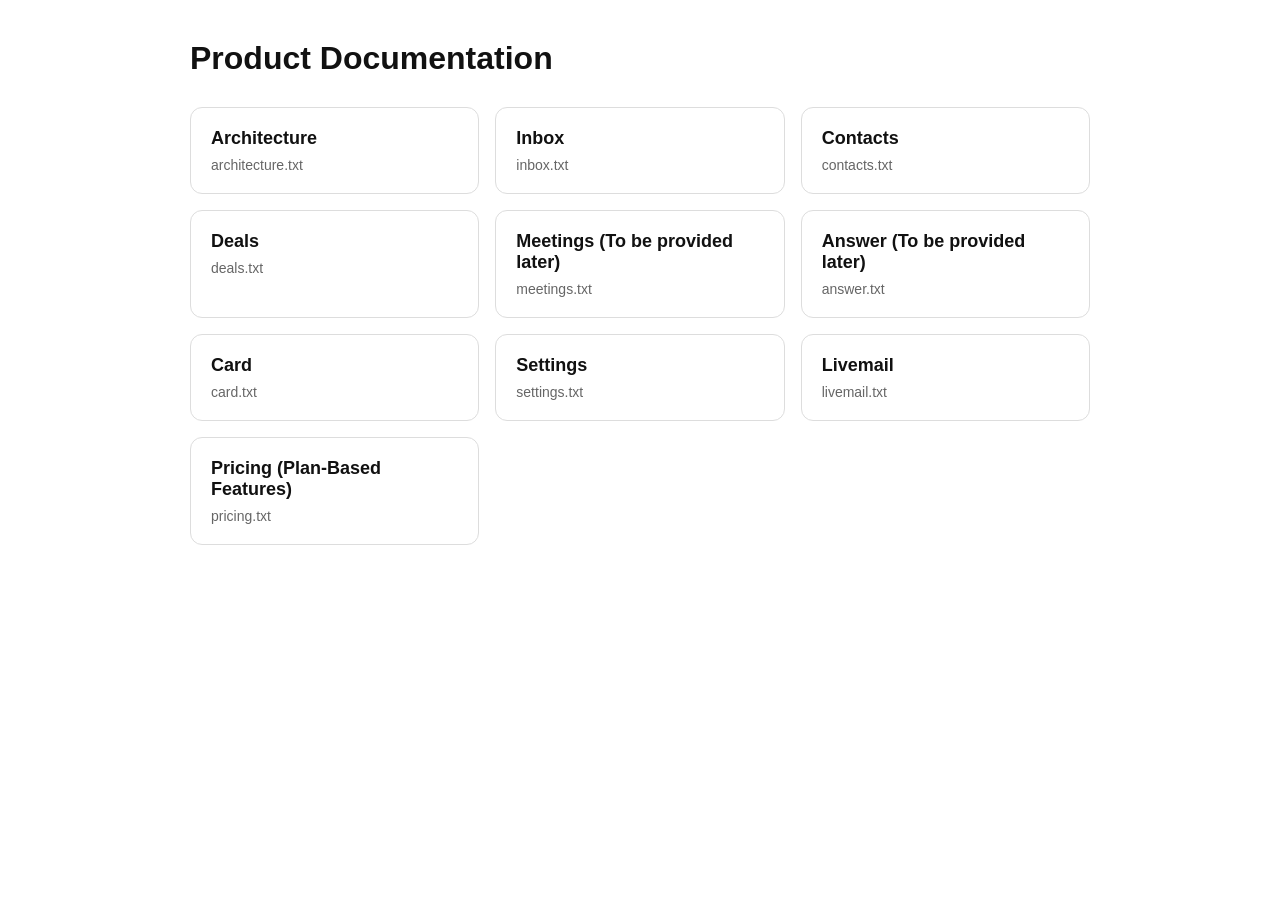
<file: dev-md/index.html>
<!DOCTYPE html>
<html lang="en">
<head>
<meta charset="UTF-8">
<meta name="viewport" content="width=device-width, initial-scale=1.0">
<title>Product Documentation</title>

<style>
body {
    font-family: -apple-system, BlinkMacSystemFont, "Segoe UI", sans-serif;
    max-width: 900px;
    margin: 40px auto;
    padding: 0 20px;
    color: #111;
}

h1 {
    margin-bottom: 30px;
}

.docs {
    display: grid;
    grid-template-columns: repeat(auto-fit, minmax(220px, 1fr));
    gap: 16px;
}

.card {
    border: 1px solid #ddd;
    border-radius: 12px;
    padding: 20px;
    text-decoration: none;
    color: inherit;
    transition: 0.2s;
}

.card:hover {
    border-color: #000;
    transform: translateY(-2px);
}

.title {
    font-size: 18px;
    font-weight: 600;
}

.file {
    margin-top: 8px;
    color: #666;
    font-size: 14px;
}
</style>

</head>

<body>

<h1>Product Documentation</h1>

<div class="docs">

<a class="card" href="architecture.txt">
    <div class="title">Architecture</div>
    <div class="file">architecture.txt</div>
</a>

<a class="card" href="inbox.txt">
    <div class="title">Inbox</div>
    <div class="file">inbox.txt</div>
</a>

<a class="card" href="contacts.txt">
    <div class="title">Contacts</div>
    <div class="file">contacts.txt</div>
</a>

<a class="card" href="deals.txt">
    <div class="title">Deals</div>
    <div class="file">deals.txt</div>
</a>

<a class="card" href="meetings.txt">
    <div class="title">Meetings (To be provided later)</div>
    <div class="file">meetings.txt</div>
</a>

<a class="card" href="answer.txt">
    <div class="title">Answer (To be provided later)</div>
    <div class="file">answer.txt</div>
</a>

<a class="card" href="card.txt">
    <div class="title">Card</div>
    <div class="file">card.txt</div>
</a>

<a class="card" href="settings.txt">
    <div class="title">Settings</div>
    <div class="file">settings.txt</div>
</a>

<a class="card" href="livemail.txt">
    <div class="title">Livemail</div>
    <div class="file">livemail.txt</div>
</a>

<a class="card" href="https://livechat.contact/#pricing">
    <div class="title">Pricing (Plan-Based Features)</div>
    <div class="file">pricing.txt</div>
</a>

</div>

</body>
</html>
</file>
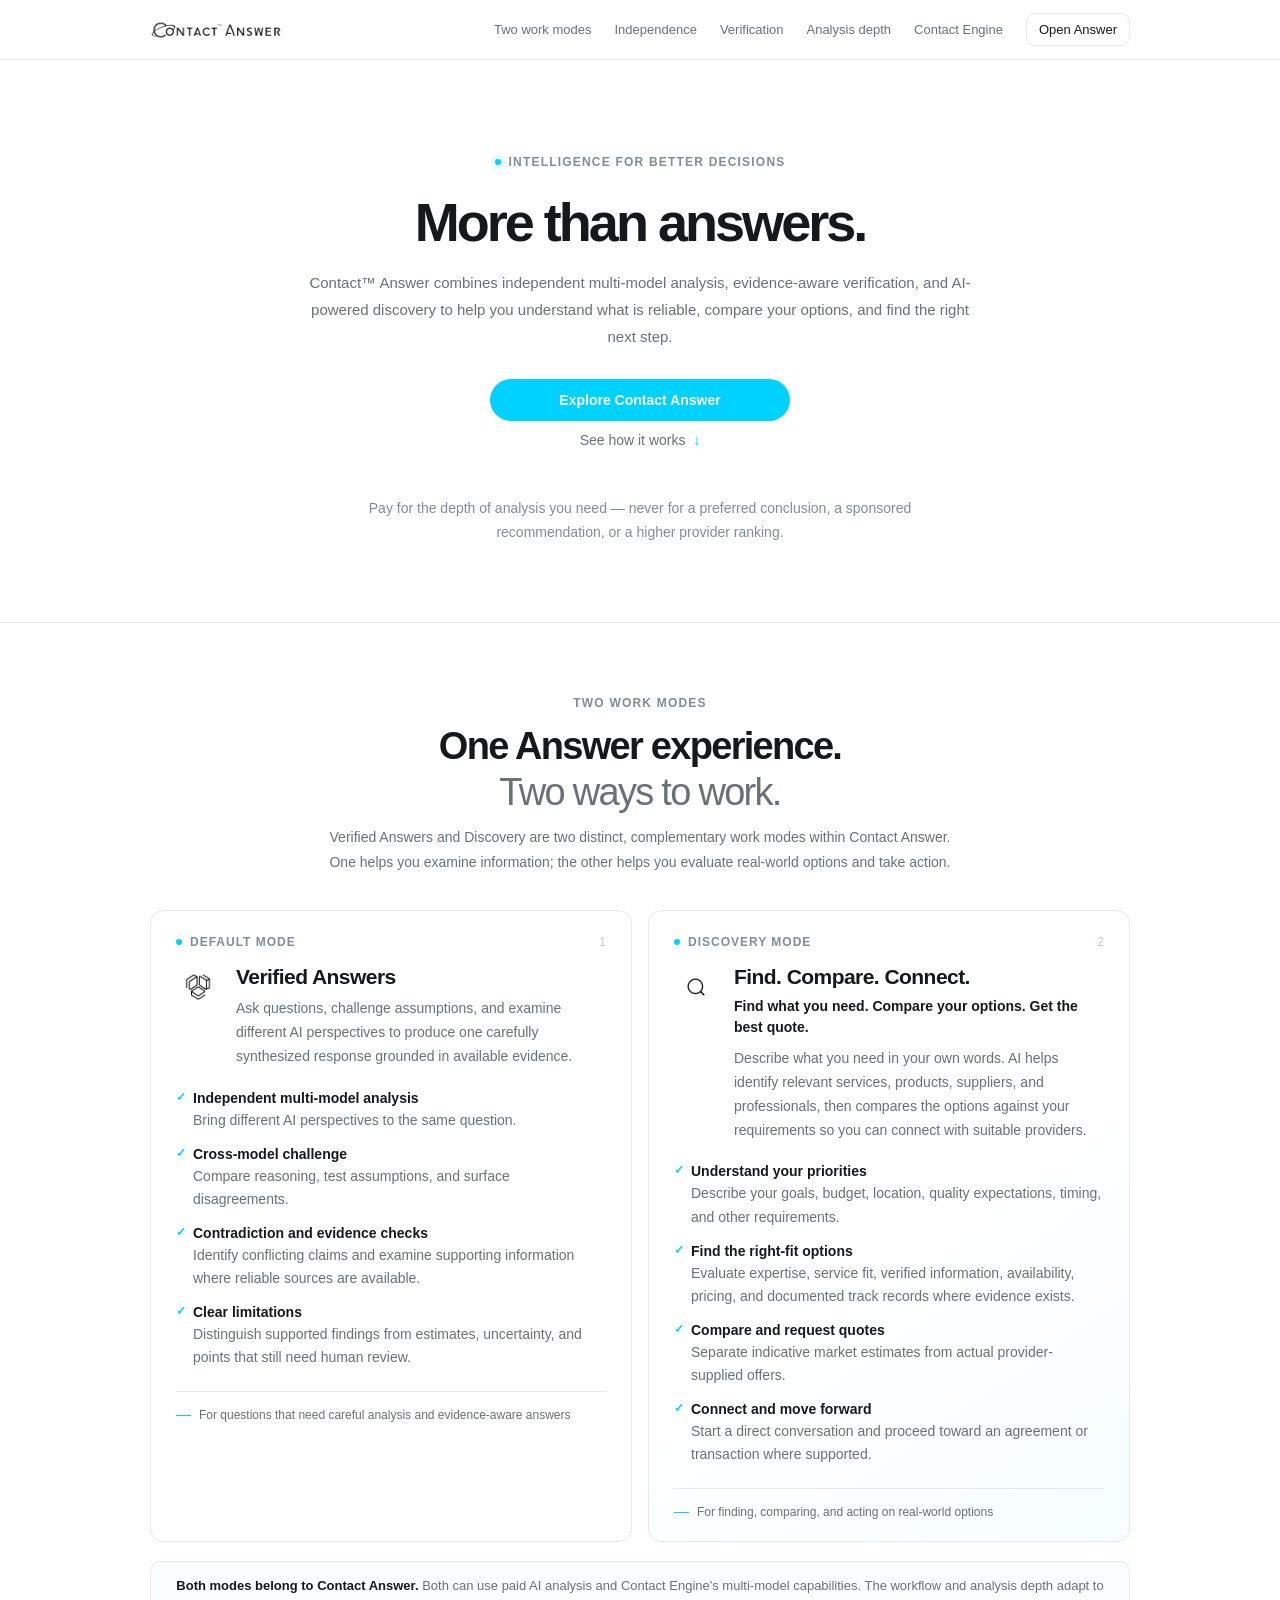
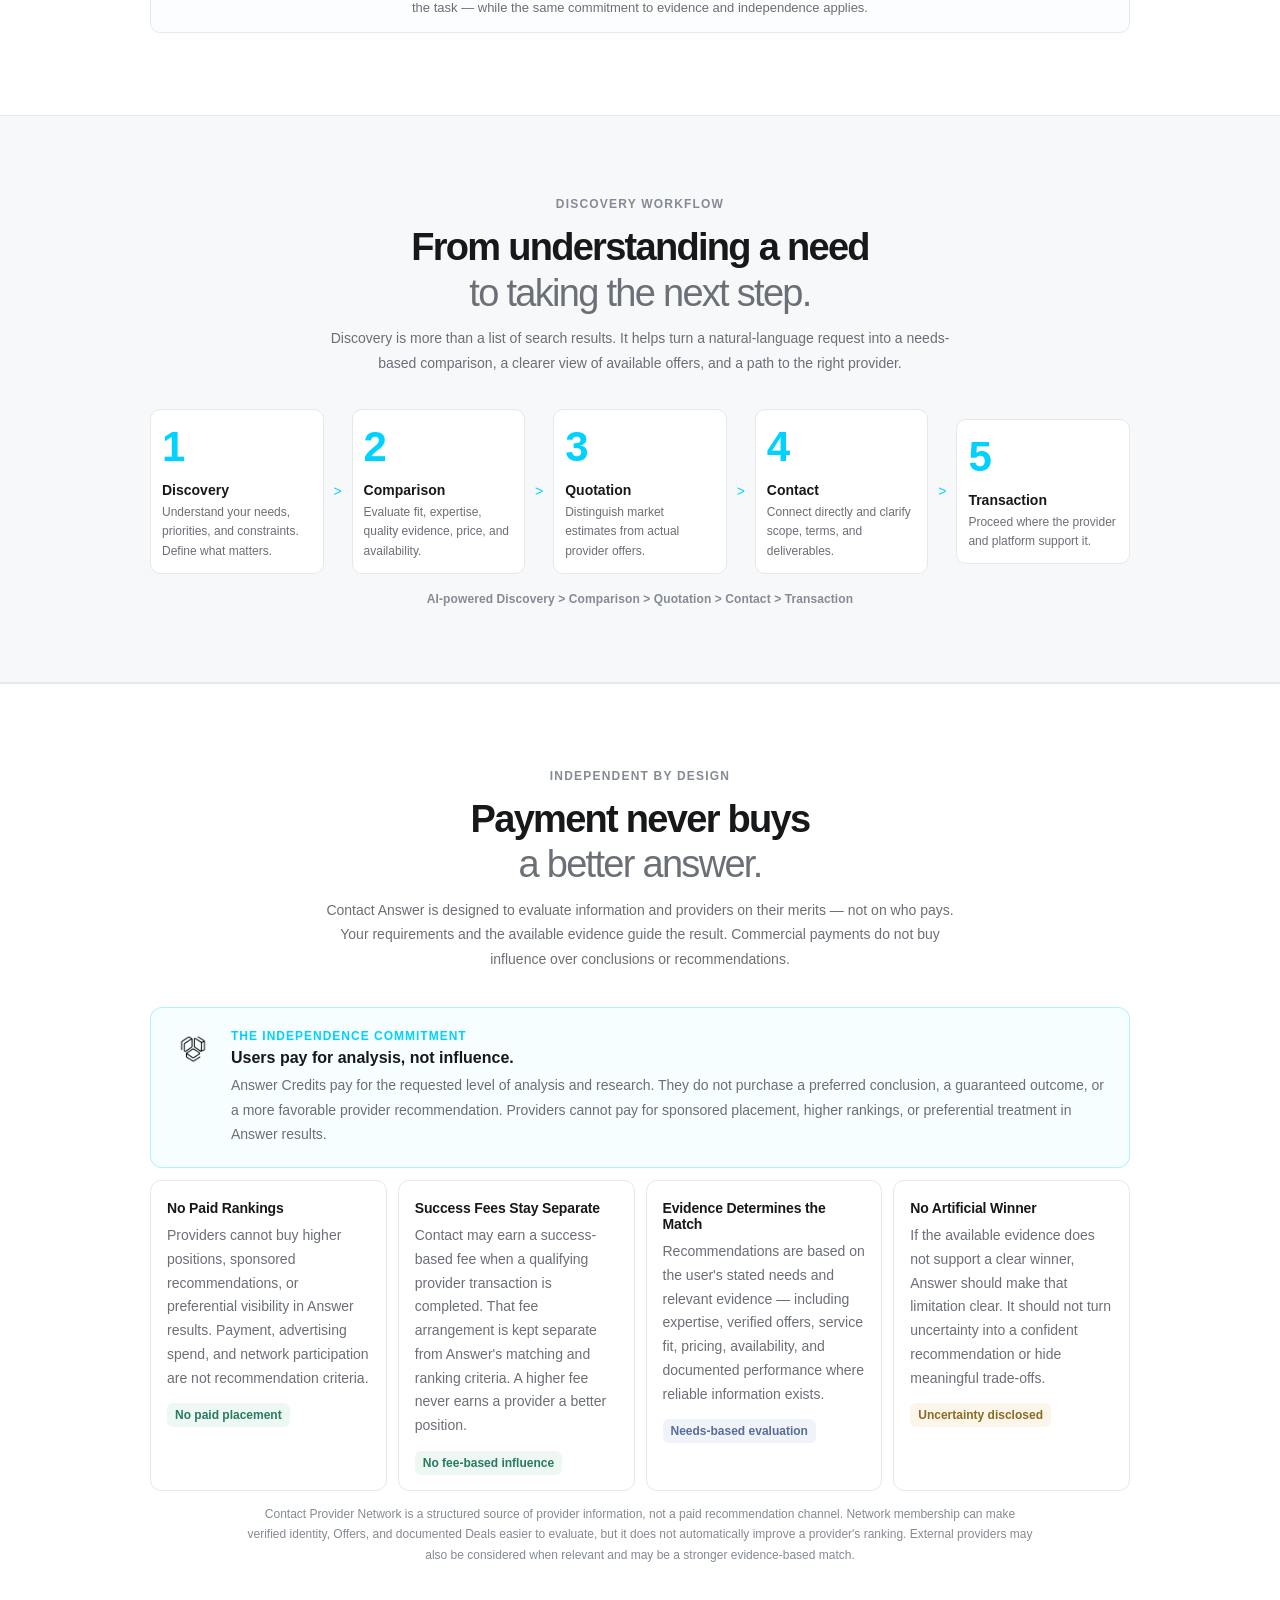
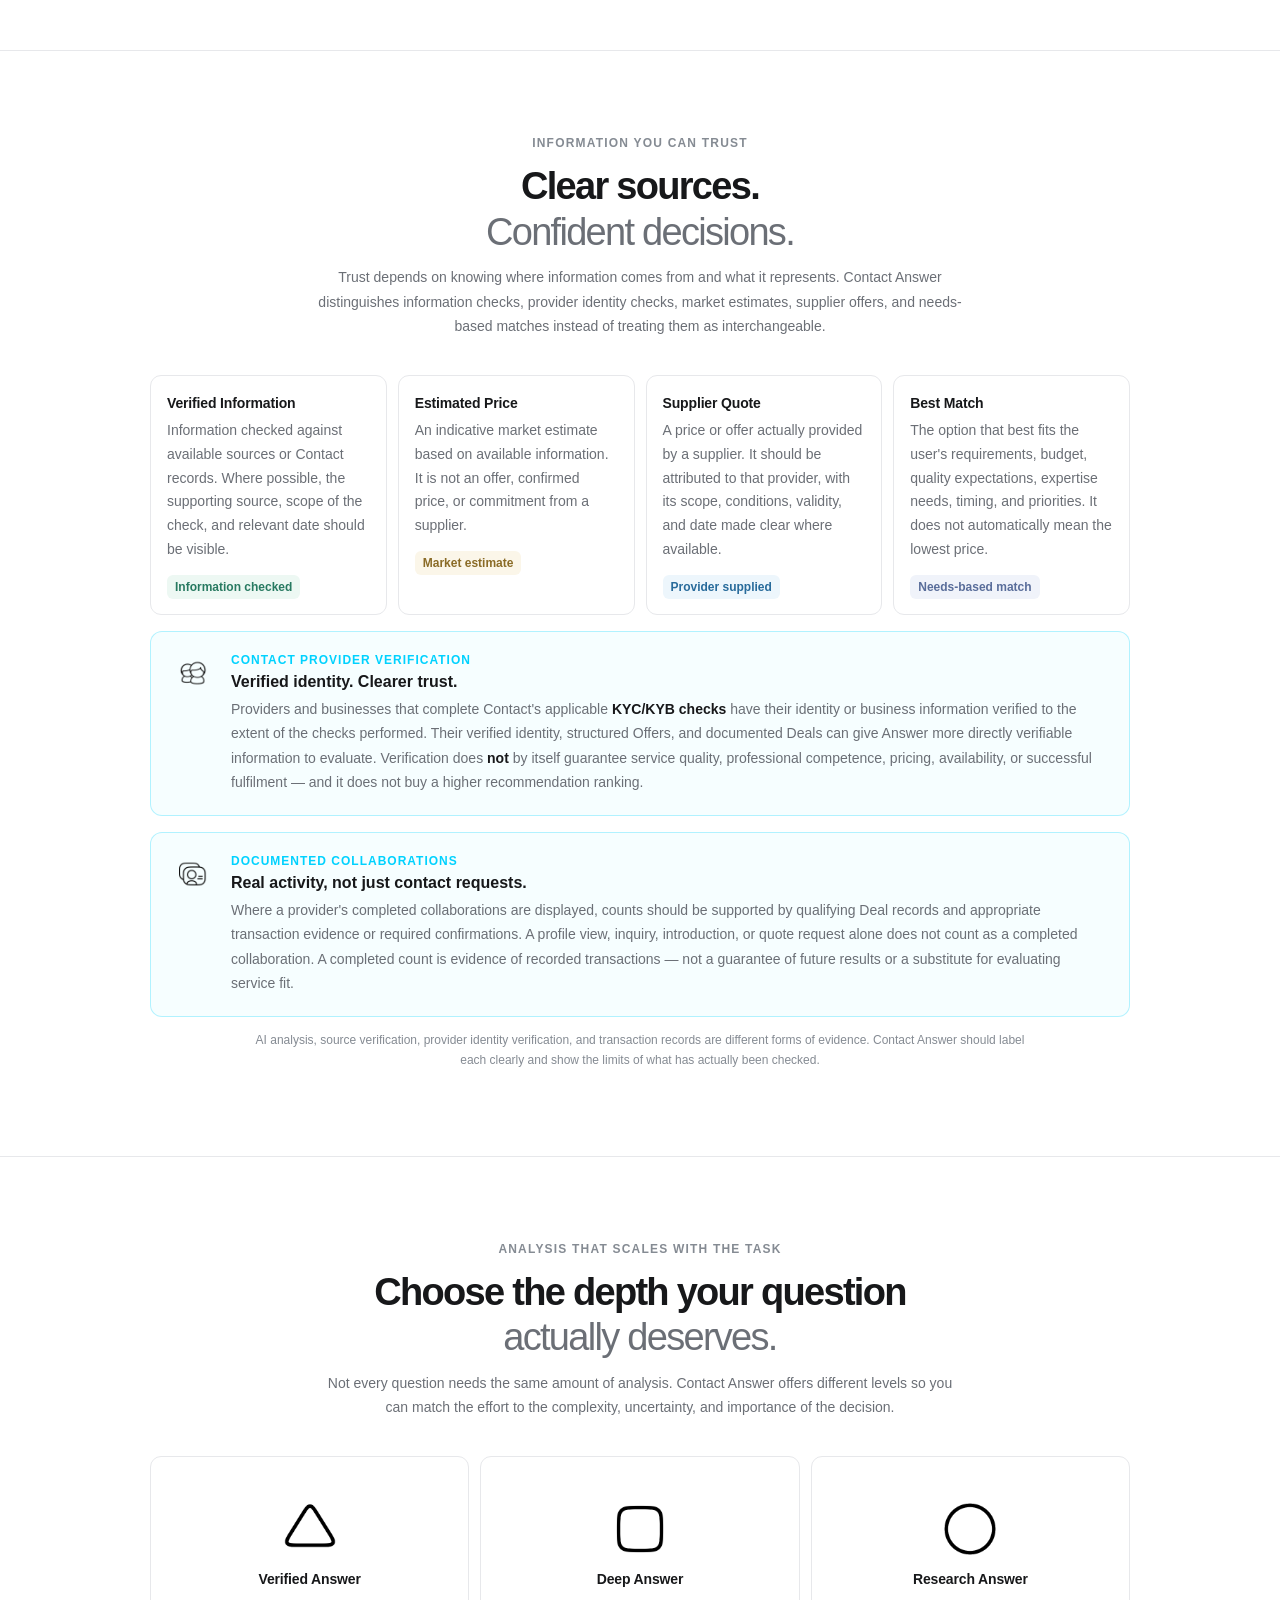
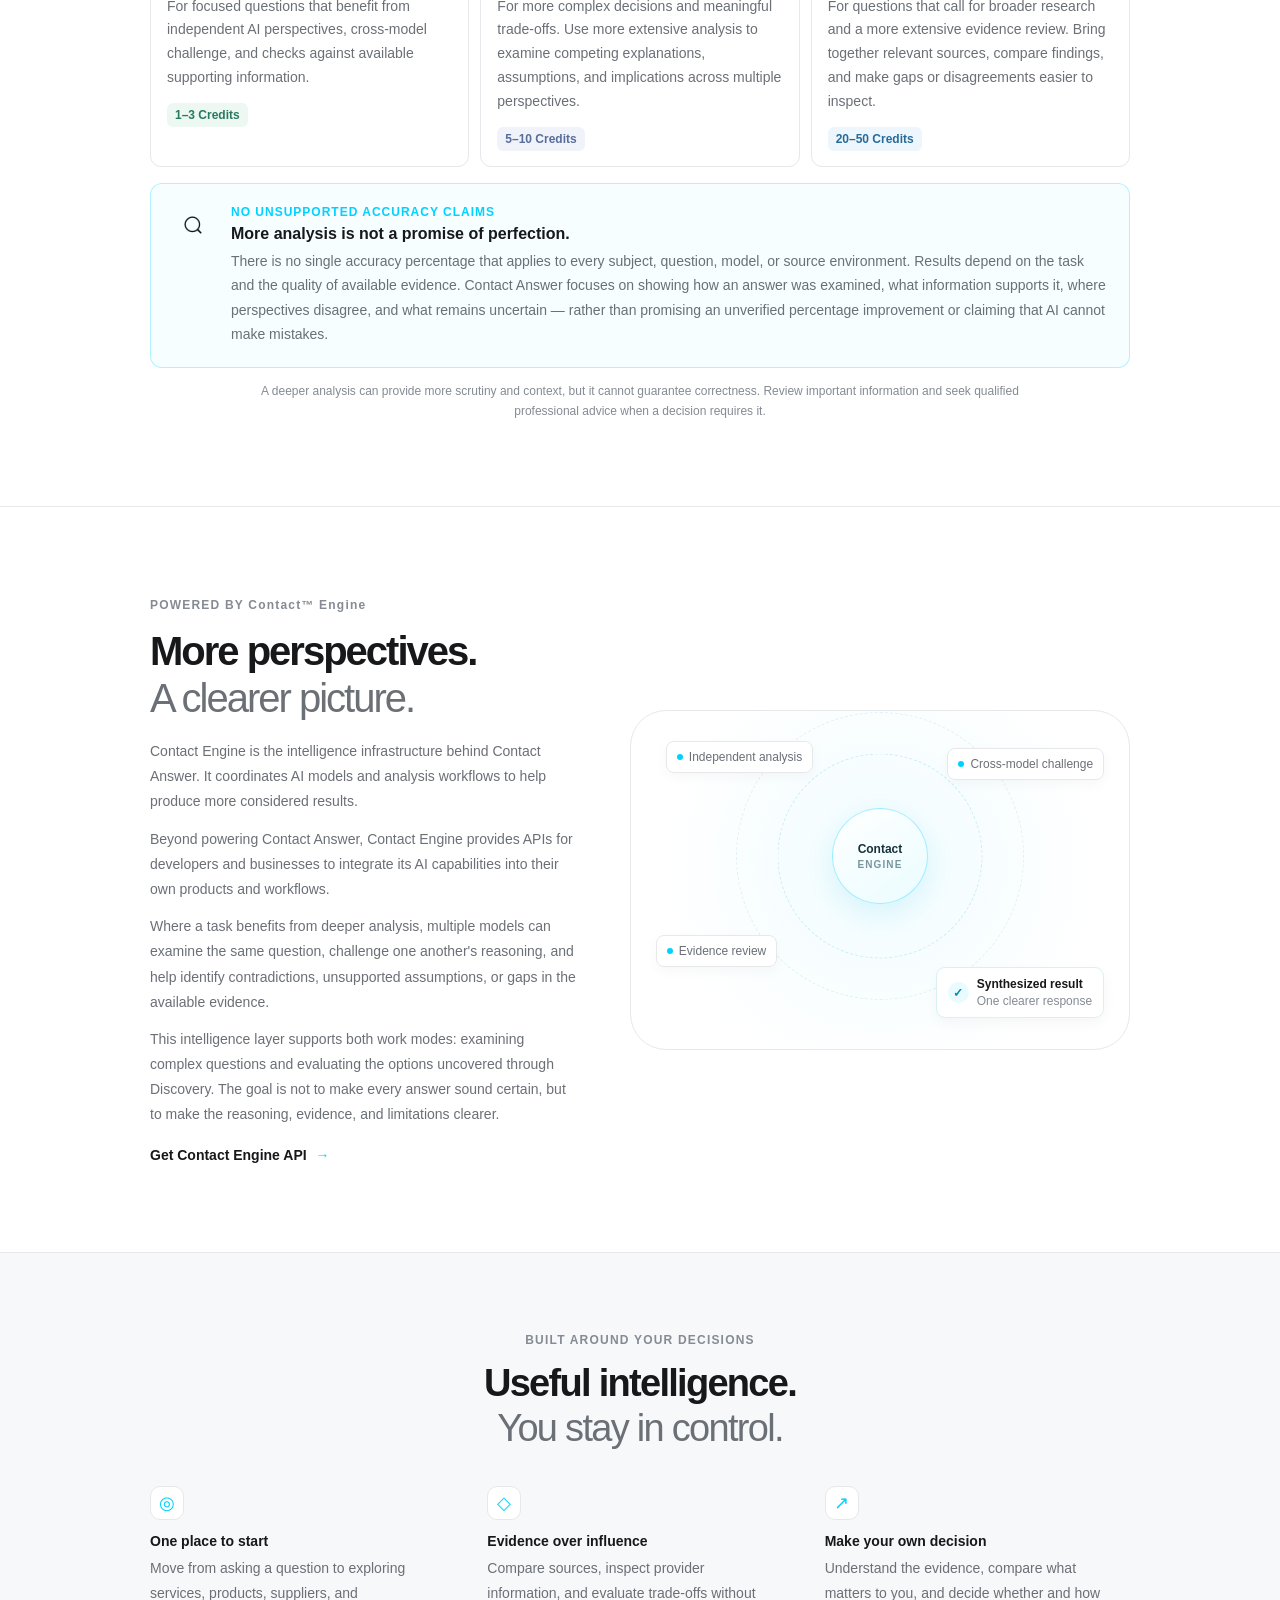
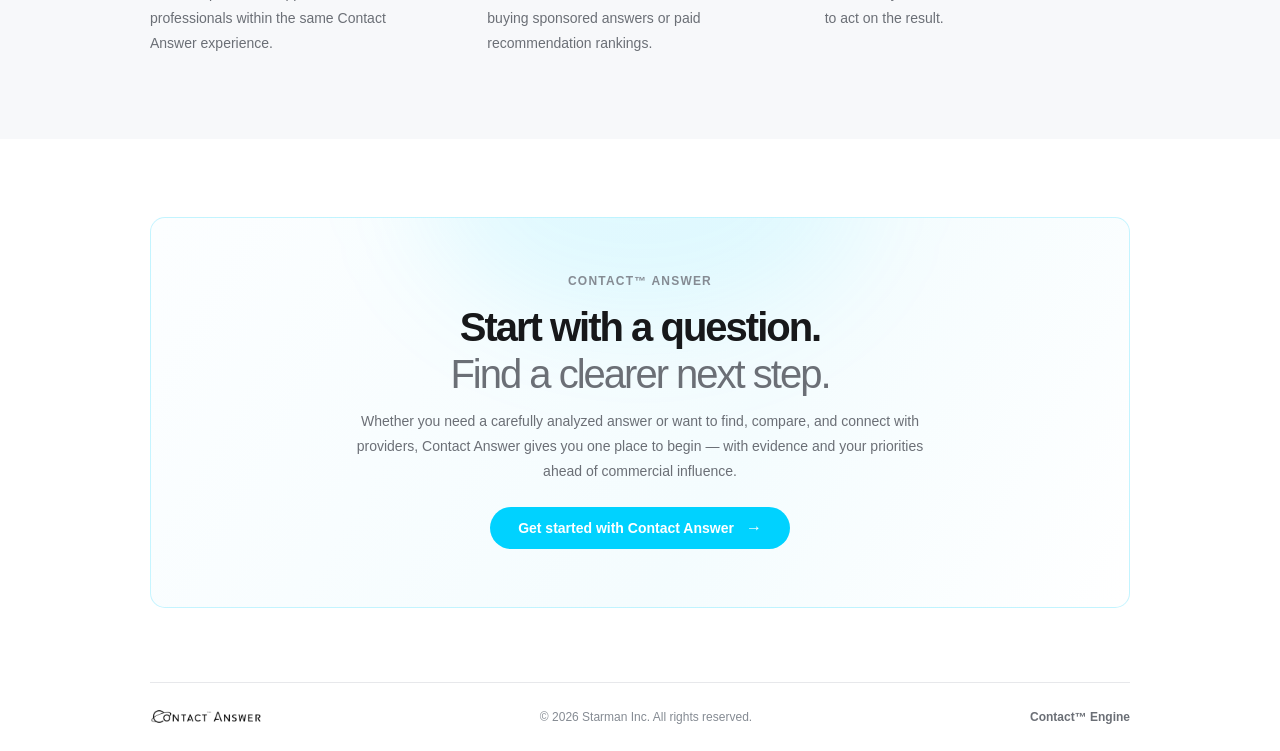
<file: learn-more/index.html>
<!doctype html>
<html lang="en">
<head>
  <meta charset="UTF-8">
  <meta name="viewport" content="width=device-width, initial-scale=1.0">
  <meta name="theme-color" content="#ffffff">
  <meta name="description" content="Discover Contact Answer: independent multi-model analysis, evidence-aware verification, and needs-based AI discovery. Compare information and providers without paid rankings or commercial influence.">
  <title>Contact™ Answer — Independent Verified Answers & AI-Powered Discovery</title>
  <link rel="stylesheet" href="style.css">
  <link id="appFavicon" rel="icon" href="../favicon.ico" data-light="../favicon.ico" data-dark="../favicon_dark.ico">
</head>
<body class="ca-learn-page">
  <header class="ca-learn-header">
    <a class="ca-learn-brand" href="../" aria-label="Contact Answer home">
      <img src="../img/contact_answer_logo.png" alt="Contact Answer">
    </a>
    <nav class="ca-learn-nav" aria-label="Page navigation">
      <a href="#modes">Two work modes</a>
      <a href="#independence">Independence</a>
      <a href="#trust">Verification</a>
      <a href="#depth">Analysis depth</a>
      <a href="#engine">Contact Engine</a>
      <a class="ca-learn-nav-cta" href="../">Open Answer</a>
    </nav>
    <button class="ca-learn-mobile-more" id="caLearnMobileMore" type="button" aria-label="Open navigation menu" aria-expanded="false" aria-controls="caLearnMobileMenu">
      <img src="../img/menu.png" alt="" aria-hidden="true">
    </button>
    <nav class="ca-learn-mobile-menu" id="caLearnMobileMenu" aria-label="Mobile page navigation" hidden>
      <a href="#modes">Two work modes</a>
      <a href="#independence">Independence</a>
      <a href="#trust">Verification</a>
      <a href="#depth">Analysis depth</a>
      <a href="#engine">Contact Engine</a>
    </nav>
  </header>

  <main>
    <!-- HERO -->
    <section class="ca-learn-hero ca-learn-shell">
      <div class="ca-learn-eyebrow"><span></span> INTELLIGENCE FOR BETTER DECISIONS</div>
      <h1>More than answers.</h1>
      <p class="ca-learn-lead">Contact™ Answer combines independent multi-model analysis, evidence-aware verification, and AI-powered discovery to help you understand what is reliable, compare your options, and find the right next step.</p>
      <div class="ca-learn-hero-actions">
        <a class="ca-learn-primary" href="../">Explore Contact Answer</a>
      </div>
      <a class="ca-learn-secondary" href="#modes">See how it works <span aria-hidden="true">↓</span></a>
      <p class="ca-learn-hero-note">Pay for the depth of analysis you need — never for a preferred conclusion, a sponsored recommendation, or a higher provider ranking.</p>
    </section>

    <!-- TWO WORK MODES -->
    <section class="ca-learn-section ca-learn-modes" id="modes">
      <div class="ca-learn-shell">
        <div class="ca-learn-section-heading">
          <div class="ca-learn-eyebrow">TWO WORK MODES</div>
          <h2>One Answer experience.<br><em>Two ways to work.</em></h2>
          <p>Verified Answers and Discovery are two distinct, complementary work modes within Contact Answer. One helps you examine information; the other helps you evaluate real-world options and take action.</p>
        </div>

        <div class="ca-learn-mode-grid">
          <article class="ca-learn-mode-card">
            <div class="ca-learn-card-top">
              <span class="ca-learn-mode-label"><i></i> DEFAULT MODE</span>
              <span class="ca-learn-index">1</span>
            </div>
            <div class="ca-learn-mode-icon ca-learn-verified-icon" aria-hidden="true">
              <img src="../img/contact_answer.png" alt="">
            </div>
            <h3>Verified Answers</h3>
            <p class="ca-learn-mode-summary">Ask questions, challenge assumptions, and examine different AI perspectives to produce one carefully synthesized response grounded in available evidence.</p>
            <ul class="ca-learn-feature-list">
              <li><b>Independent multi-model analysis</b><span>Bring different AI perspectives to the same question.</span></li>
              <li><b>Cross-model challenge</b><span>Compare reasoning, test assumptions, and surface disagreements.</span></li>
              <li><b>Contradiction and evidence checks</b><span>Identify conflicting claims and examine supporting information where reliable sources are available.</span></li>
              <li><b>Clear limitations</b><span>Distinguish supported findings from estimates, uncertainty, and points that still need human review.</span></li>
            </ul>
            <div class="ca-learn-card-foot"><span></span>For questions that need careful analysis and evidence-aware answers</div>
          </article>

          <article class="ca-learn-mode-card ca-learn-discovery-card">
            <div class="ca-learn-card-top">
              <span class="ca-learn-mode-label"><i></i> DISCOVERY MODE</span>
              <span class="ca-learn-index">2</span>
            </div>
            <div class="ca-learn-mode-icon ca-learn-discovery-icon" aria-hidden="true">
              <img src="../img/search.png" alt="">
            </div>
            <h3>Find. Compare. Connect.</h3>
            <p class="ca-learn-discovery-tagline">Find what you need. Compare your options. Get the best quote.</p>
            <p class="ca-learn-mode-summary">Describe what you need in your own words. AI helps identify relevant services, products, suppliers, and professionals, then compares the options against your requirements so you can connect with suitable providers.</p>
            <ul class="ca-learn-feature-list">
              <li><b>Understand your priorities</b><span>Describe your goals, budget, location, quality expectations, timing, and other requirements.</span></li>
              <li><b>Find the right-fit options</b><span>Evaluate expertise, service fit, verified information, availability, pricing, and documented track records where evidence exists.</span></li>
              <li><b>Compare and request quotes</b><span>Separate indicative market estimates from actual provider-supplied offers.</span></li>
              <li><b>Connect and move forward</b><span>Start a direct conversation and proceed toward an agreement or transaction where supported.</span></li>
            </ul>
            <div class="ca-learn-card-foot"><span></span>For finding, comparing, and acting on real-world options</div>
          </article>
        </div>
        <p class="ca-learn-shared-note"><strong>Both modes belong to Contact Answer.</strong> Both can use paid AI analysis and Contact Engine's multi-model capabilities. The workflow and analysis depth adapt to the task — while the same commitment to evidence and independence applies.</p>
      </div>
    </section>

    <!-- DISCOVERY WORKFLOW -->
    <section class="ca-learn-workflow-section">
      <div class="ca-learn-shell">
        <div class="ca-learn-section-heading">
          <div class="ca-learn-eyebrow">DISCOVERY WORKFLOW</div>
          <h2>From understanding a need<br><em>to taking the next step.</em></h2>
          <p>Discovery is more than a list of search results. It helps turn a natural-language request into a needs-based comparison, a clearer view of available offers, and a path to the right provider.</p>
        </div>
        <div class="ca-learn-flow">
          <div class="ca-learn-flow-step"><span class="numbered-heading">1</span><b>Discovery</b><small>Understand your needs, priorities, and constraints. Define what matters.</small></div>
          <div class="ca-learn-flow-arrow" aria-hidden="true">&gt;</div>
          <div class="ca-learn-flow-step"><span class="numbered-heading">2</span><b>Comparison</b><small>Evaluate fit, expertise, quality evidence, price, and availability.</small></div>
          <div class="ca-learn-flow-arrow" aria-hidden="true">&gt;</div>
          <div class="ca-learn-flow-step"><span class="numbered-heading">3</span><b>Quotation</b><small>Distinguish market estimates from actual provider offers.</small></div>
          <div class="ca-learn-flow-arrow" aria-hidden="true">&gt;</div>
          <div class="ca-learn-flow-step"><span class="numbered-heading">4</span><b>Contact</b><small>Connect directly and clarify scope, terms, and deliverables.</small></div>
          <div class="ca-learn-flow-arrow" aria-hidden="true">&gt;</div>
          <div class="ca-learn-flow-step"><span class="numbered-heading">5</span><b>Transaction</b><small>Proceed where the provider and platform support it.</small></div>
        </div>
        <p class="ca-learn-flow-caption">AI-powered Discovery &gt; Comparison &gt; Quotation &gt; Contact &gt; Transaction</p>
      </div>
    </section>

    <!-- INDEPENDENCE / FAIRNESS -->
    <section class="ca-learn-section ca-learn-trust" id="independence">
      <div class="ca-learn-shell">
        <div class="ca-learn-section-heading">
          <div class="ca-learn-eyebrow">INDEPENDENT BY DESIGN</div>
          <h2>Payment never buys<br><em>a better answer.</em></h2>
          <p>Contact Answer is designed to evaluate information and providers on their merits — not on who pays. Your requirements and the available evidence guide the result. Commercial payments do not buy influence over conclusions or recommendations.</p>
        </div>

        <div class="ca-learn-provider-verify">
          <div class="ca-learn-provider-icon" aria-hidden="true">
            <img src="../img/contact_answer.png" alt="">
          </div>
          <div class="ca-learn-provider-copy">
            <div class="ca-learn-provider-label">THE INDEPENDENCE COMMITMENT</div>
            <h3>Users pay for analysis, not influence.</h3>
            <p>Answer Credits pay for the requested level of analysis and research. They do not purchase a preferred conclusion, a guaranteed outcome, or a more favorable provider recommendation. Providers cannot pay for sponsored placement, higher rankings, or preferential treatment in Answer results.</p>
          </div>
        </div>

        <div class="ca-learn-trust-grid">
          <article class="ca-learn-trust-card">
            <h3>No Paid Rankings</h3>
            <p>Providers cannot buy higher positions, sponsored recommendations, or preferential visibility in Answer results. Payment, advertising spend, and network participation are not recommendation criteria.</p>
            <span class="ca-learn-status ca-learn-status-verified">No paid placement</span>
          </article>
          <article class="ca-learn-trust-card">
            <h3>Success Fees Stay Separate</h3>
            <p>Contact may earn a success-based fee when a qualifying provider transaction is completed. That fee arrangement is kept separate from Answer's matching and ranking criteria. A higher fee never earns a provider a better position.</p>
            <span class="ca-learn-status ca-learn-status-verified">No fee-based influence</span>
          </article>
          <article class="ca-learn-trust-card">
            <h3>Evidence Determines the Match</h3>
            <p>Recommendations are based on the user's stated needs and relevant evidence — including expertise, verified offers, service fit, pricing, availability, and documented performance where reliable information exists.</p>
            <span class="ca-learn-status ca-learn-status-match">Needs-based evaluation</span>
          </article>
          <article class="ca-learn-trust-card">
            <h3>No Artificial Winner</h3>
            <p>If the available evidence does not support a clear winner, Answer should make that limitation clear. It should not turn uncertainty into a confident recommendation or hide meaningful trade-offs.</p>
            <span class="ca-learn-status ca-learn-status-estimate">Uncertainty disclosed</span>
          </article>
        </div>

        <p class="ca-learn-trust-footnote">Contact Provider Network is a structured source of provider information, not a paid recommendation channel. Network membership can make verified identity, Offers, and documented Deals easier to evaluate, but it does not automatically improve a provider's ranking. External providers may also be considered when relevant and may be a stronger evidence-based match.</p>
      </div>
    </section>

    <!-- TRUST / SOURCE TRANSPARENCY -->
    <section class="ca-learn-section ca-learn-trust" id="trust">
      <div class="ca-learn-shell">
        <div class="ca-learn-section-heading">
          <div class="ca-learn-eyebrow">INFORMATION YOU CAN TRUST</div>
          <h2>Clear sources.<br><em>Confident decisions.</em></h2>
          <p>Trust depends on knowing where information comes from and what it represents. Contact Answer distinguishes information checks, provider identity checks, market estimates, supplier offers, and needs-based matches instead of treating them as interchangeable.</p>
        </div>

        <div class="ca-learn-trust-grid">
          <article class="ca-learn-trust-card">
            <h3>Verified Information</h3>
            <p>Information checked against available sources or Contact records. Where possible, the supporting source, scope of the check, and relevant date should be visible.</p>
            <span class="ca-learn-status ca-learn-status-verified">Information checked</span>
          </article>
          <article class="ca-learn-trust-card">
            <h3>Estimated Price</h3>
            <p>An indicative market estimate based on available information. It is not an offer, confirmed price, or commitment from a supplier.</p>
            <span class="ca-learn-status ca-learn-status-estimate">Market estimate</span>
          </article>
          <article class="ca-learn-trust-card">
            <h3>Supplier Quote</h3>
            <p>A price or offer actually provided by a supplier. It should be attributed to that provider, with its scope, conditions, validity, and date made clear where available.</p>
            <span class="ca-learn-status ca-learn-status-quote">Provider supplied</span>
          </article>
          <article class="ca-learn-trust-card">
            <h3>Best Match</h3>
            <p>The option that best fits the user's requirements, budget, quality expectations, expertise needs, timing, and priorities. It does not automatically mean the lowest price.</p>
            <span class="ca-learn-status ca-learn-status-match">Needs-based match</span>
          </article>
        </div>

        <div class="ca-learn-provider-verify">
          <div class="ca-learn-provider-icon" aria-hidden="true">
            <img src="../img/providers.png" alt="">
          </div>
          <div class="ca-learn-provider-copy">
            <div class="ca-learn-provider-label">CONTACT PROVIDER VERIFICATION</div>
            <h3>Verified identity. Clearer trust.</h3>
            <p>Providers and businesses that complete Contact's applicable <strong>KYC/KYB checks</strong> have their identity or business information verified to the extent of the checks performed. Their verified identity, structured Offers, and documented Deals can give Answer more directly verifiable information to evaluate. Verification does <strong>not</strong> by itself guarantee service quality, professional competence, pricing, availability, or successful fulfilment — and it does not buy a higher recommendation ranking.</p>
          </div>
        </div>

        <div class="ca-learn-provider-verify">
          <div class="ca-learn-provider-icon" aria-hidden="true">
            <img src="../img/cards.png" alt="">
          </div>
          <div class="ca-learn-provider-copy">
            <div class="ca-learn-provider-label">DOCUMENTED COLLABORATIONS</div>
            <h3>Real activity, not just contact requests.</h3>
            <p>Where a provider's completed collaborations are displayed, counts should be supported by qualifying Deal records and appropriate transaction evidence or required confirmations. A profile view, inquiry, introduction, or quote request alone does not count as a completed collaboration. A completed count is evidence of recorded transactions — not a guarantee of future results or a substitute for evaluating service fit.</p>
          </div>
        </div>

        <p class="ca-learn-trust-footnote">AI analysis, source verification, provider identity verification, and transaction records are different forms of evidence. Contact Answer should label each clearly and show the limits of what has actually been checked.</p>
      </div>
    </section>

    <!-- ANALYSIS DEPTH -->
    <section class="ca-learn-section ca-learn-trust" id="depth">
      <div class="ca-learn-shell">
        <div class="ca-learn-section-heading">
          <div class="ca-learn-eyebrow">ANALYSIS THAT SCALES WITH THE TASK</div>
          <h2>Choose the depth your question<br><em>actually deserves.</em></h2>
          <p>Not every question needs the same amount of analysis. Contact Answer offers different levels so you can match the effort to the complexity, uncertainty, and importance of the decision.</p>
        </div>

        <div class="ca-learn-trust-grid ca-learn-depth-grid">
          <article class="ca-learn-trust-card">
            <img class="ca-learn-depth-icon" src="../img/verified.png" alt="" aria-hidden="true">
            <h3>Verified Answer</h3>
            <p>For focused questions that benefit from independent AI perspectives, cross-model challenge, and checks against available supporting information.</p>
            <span class="ca-learn-status ca-learn-status-verified">1–3 Credits</span>
          </article>
          <article class="ca-learn-trust-card">
            <img class="ca-learn-depth-icon" src="../img/deep.png" alt="" aria-hidden="true">
            <h3>Deep Answer</h3>
            <p>For more complex decisions and meaningful trade-offs. Use more extensive analysis to examine competing explanations, assumptions, and implications across multiple perspectives.</p>
            <span class="ca-learn-status ca-learn-status-match">5–10 Credits</span>
          </article>
          <article class="ca-learn-trust-card">
            <img class="ca-learn-depth-icon" src="../img/research.png" alt="" aria-hidden="true">
            <h3>Research Answer</h3>
            <p>For questions that call for broader research and a more extensive evidence review. Bring together relevant sources, compare findings, and make gaps or disagreements easier to inspect.</p>
            <span class="ca-learn-status ca-learn-status-quote">20–50 Credits</span>
          </article>
        </div>

        <div class="ca-learn-provider-verify">
          <div class="ca-learn-provider-icon" aria-hidden="true">
            <img src="../img/search.png" alt="">
          </div>
          <div class="ca-learn-provider-copy">
            <div class="ca-learn-provider-label">NO UNSUPPORTED ACCURACY CLAIMS</div>
            <h3>More analysis is not a promise of perfection.</h3>
            <p>There is no single accuracy percentage that applies to every subject, question, model, or source environment. Results depend on the task and the quality of available evidence. Contact Answer focuses on showing how an answer was examined, what information supports it, where perspectives disagree, and what remains uncertain — rather than promising an unverified percentage improvement or claiming that AI cannot make mistakes.</p>
          </div>
        </div>
        <p class="ca-learn-trust-footnote">A deeper analysis can provide more scrutiny and context, but it cannot guarantee correctness. Review important information and seek qualified professional advice when a decision requires it.</p>
      </div>
    </section>

    <!-- CONTACT ENGINE -->
    <section class="ca-learn-engine-section" id="engine">
      <div class="ca-learn-shell ca-learn-engine-layout">
        <div class="ca-learn-engine-copy">
          <div class="ca-learn-eyebrow">POWERED BY Contact™ Engine</div>
          <h2>More perspectives.<br><em>A clearer picture.</em></h2>
          <p>Contact Engine is the intelligence infrastructure behind Contact Answer. It coordinates AI models and analysis workflows to help produce more considered results.</p>
          <p>Beyond powering Contact Answer, Contact Engine provides APIs for developers and businesses to integrate its AI capabilities into their own products and workflows.</p>
          <p>Where a task benefits from deeper analysis, multiple models can examine the same question, challenge one another's reasoning, and help identify contradictions, unsupported assumptions, or gaps in the available evidence.</p>
          <p>This intelligence layer supports both work modes: examining complex questions and evaluating the options uncovered through Discovery. The goal is not to make every answer sound certain, but to make the reasoning, evidence, and limitations clearer.</p>
          <a class="ca-learn-inline-link" href="https://engine.contact">Get Contact Engine API <span aria-hidden="true">→</span></a>
        </div>
        <div class="ca-learn-engine-visual" aria-label="Multiple AI perspectives contribute to one synthesized result">
          <div class="ca-learn-orbit ca-learn-orbit-a"></div>
          <div class="ca-learn-orbit ca-learn-orbit-b"></div>
          <div class="ca-learn-engine-node ca-learn-node-a"><i></i>Independent analysis</div>
          <div class="ca-learn-engine-node ca-learn-node-b"><i></i>Cross-model challenge</div>
          <div class="ca-learn-engine-node ca-learn-node-c"><i></i>Evidence review</div>
          <div class="ca-learn-engine-core"><b>Contact</b><small>ENGINE</small></div>
          <div class="ca-learn-engine-result"><i>✓</i><span><b>Synthesized result</b><small>One clearer response</small></span></div>
        </div>
      </div>
    </section>

    <!-- PRINCIPLES -->
    <section class="ca-learn-principles-section">
      <div class="ca-learn-shell">
        <div class="ca-learn-section-heading">
          <div class="ca-learn-eyebrow">BUILT AROUND YOUR DECISIONS</div>
          <h2>Useful intelligence.<br><em>You stay in control.</em></h2>
        </div>
        <div class="ca-learn-principles-grid">
          <article><span>◎</span><h3>One place to start</h3><p>Move from asking a question to exploring services, products, suppliers, and professionals within the same Contact Answer experience.</p></article>
          <article><span>◇</span><h3>Evidence over influence</h3><p>Compare sources, inspect provider information, and evaluate trade-offs without buying sponsored answers or paid recommendation rankings.</p></article>
          <article><span>↗</span><h3>Make your own decision</h3><p>Understand the evidence, compare what matters to you, and decide whether and how to act on the result.</p></article>
        </div>
      </div>
    </section>

    <!-- CLOSING -->
    <section class="ca-learn-closing ca-learn-shell">
      <div class="ca-learn-closing-panel">
        <div class="ca-learn-eyebrow">CONTACT™ ANSWER</div>
        <h2>Start with a question.<br><em>Find a clearer next step.</em></h2>
        <p>Whether you need a carefully analyzed answer or want to find, compare, and connect with providers, Contact Answer gives you one place to begin — with evidence and your priorities ahead of commercial influence.</p>
        <a class="ca-learn-primary" href="../">Get started with Contact Answer <span aria-hidden="true">→</span></a>
      </div>
    </section>
  </main>

  <footer class="ca-learn-footer ca-learn-shell">
    <a class="ca-learn-footer-brand" href="../"><img src="../img/contact_answer_logo.png" alt="Contact Answer"></a>
    <span>© <span id="caLearnYear">2026</span> Starman Inc. All rights reserved.</span>
    <a href="https://engine.contact">Contact™ Engine</a>
  </footer>
  <script>document.getElementById('caLearnYear').textContent = new Date().getFullYear();</script>
  <script>
    (() => {
      const moreButton = document.getElementById('caLearnMobileMore');
      const mobileMenu = document.getElementById('caLearnMobileMenu');
      if (!moreButton || !mobileMenu) return;

      const closeMenu = () => {
        mobileMenu.hidden = true;
        moreButton.setAttribute('aria-expanded', 'false');
      };

      moreButton.addEventListener('click', event => {
        event.stopPropagation();
        const opening = mobileMenu.hidden;
        mobileMenu.hidden = !opening;
        moreButton.setAttribute('aria-expanded', String(opening));
      });

      mobileMenu.addEventListener('click', event => {
        if (event.target.closest('a')) closeMenu();
      });

      document.addEventListener('click', event => {
        if (!mobileMenu.hidden && !mobileMenu.contains(event.target) && !moreButton.contains(event.target)) {
          closeMenu();
        }
      });

      document.addEventListener('keydown', event => {
        if (event.key === 'Escape') closeMenu();
      });

      window.addEventListener('resize', () => {
        if (window.matchMedia('(min-width: 681px)').matches) closeMenu();
      });
    })();
  </script>
</body>
</html>
</file>
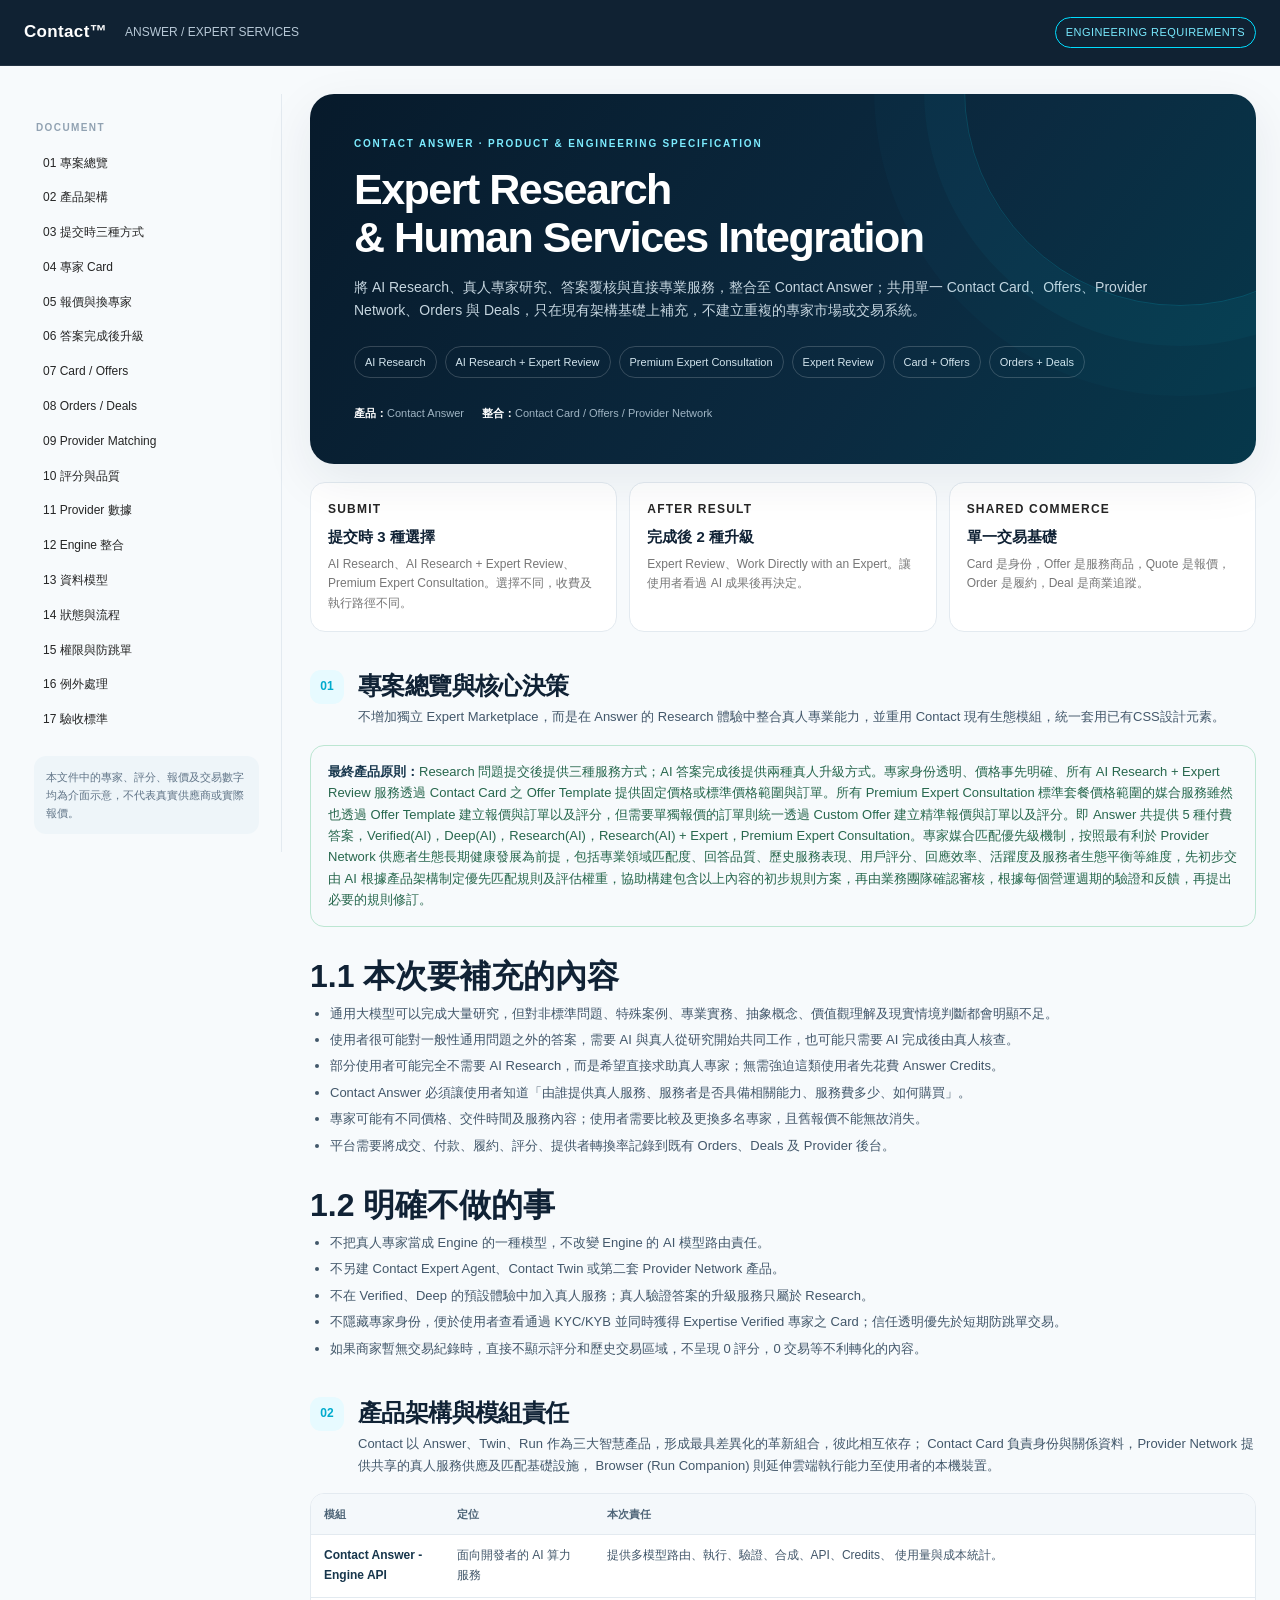
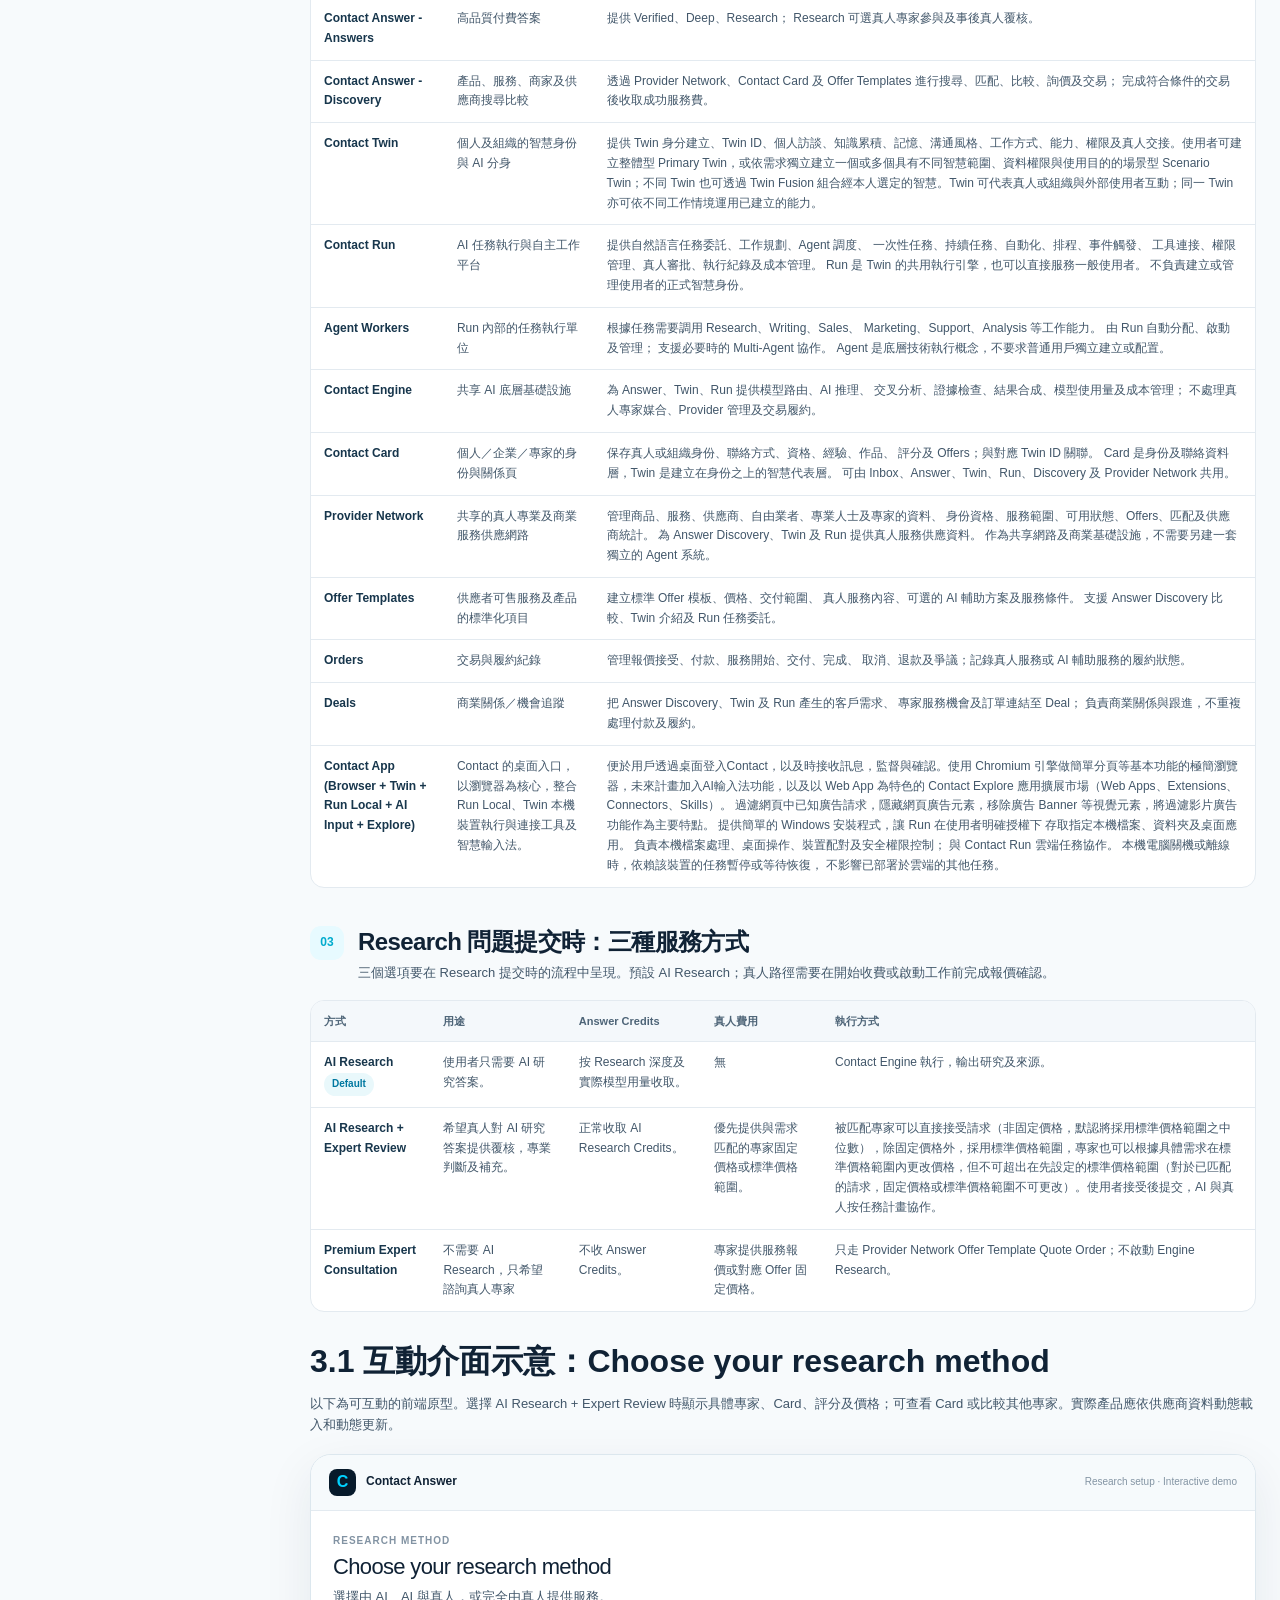
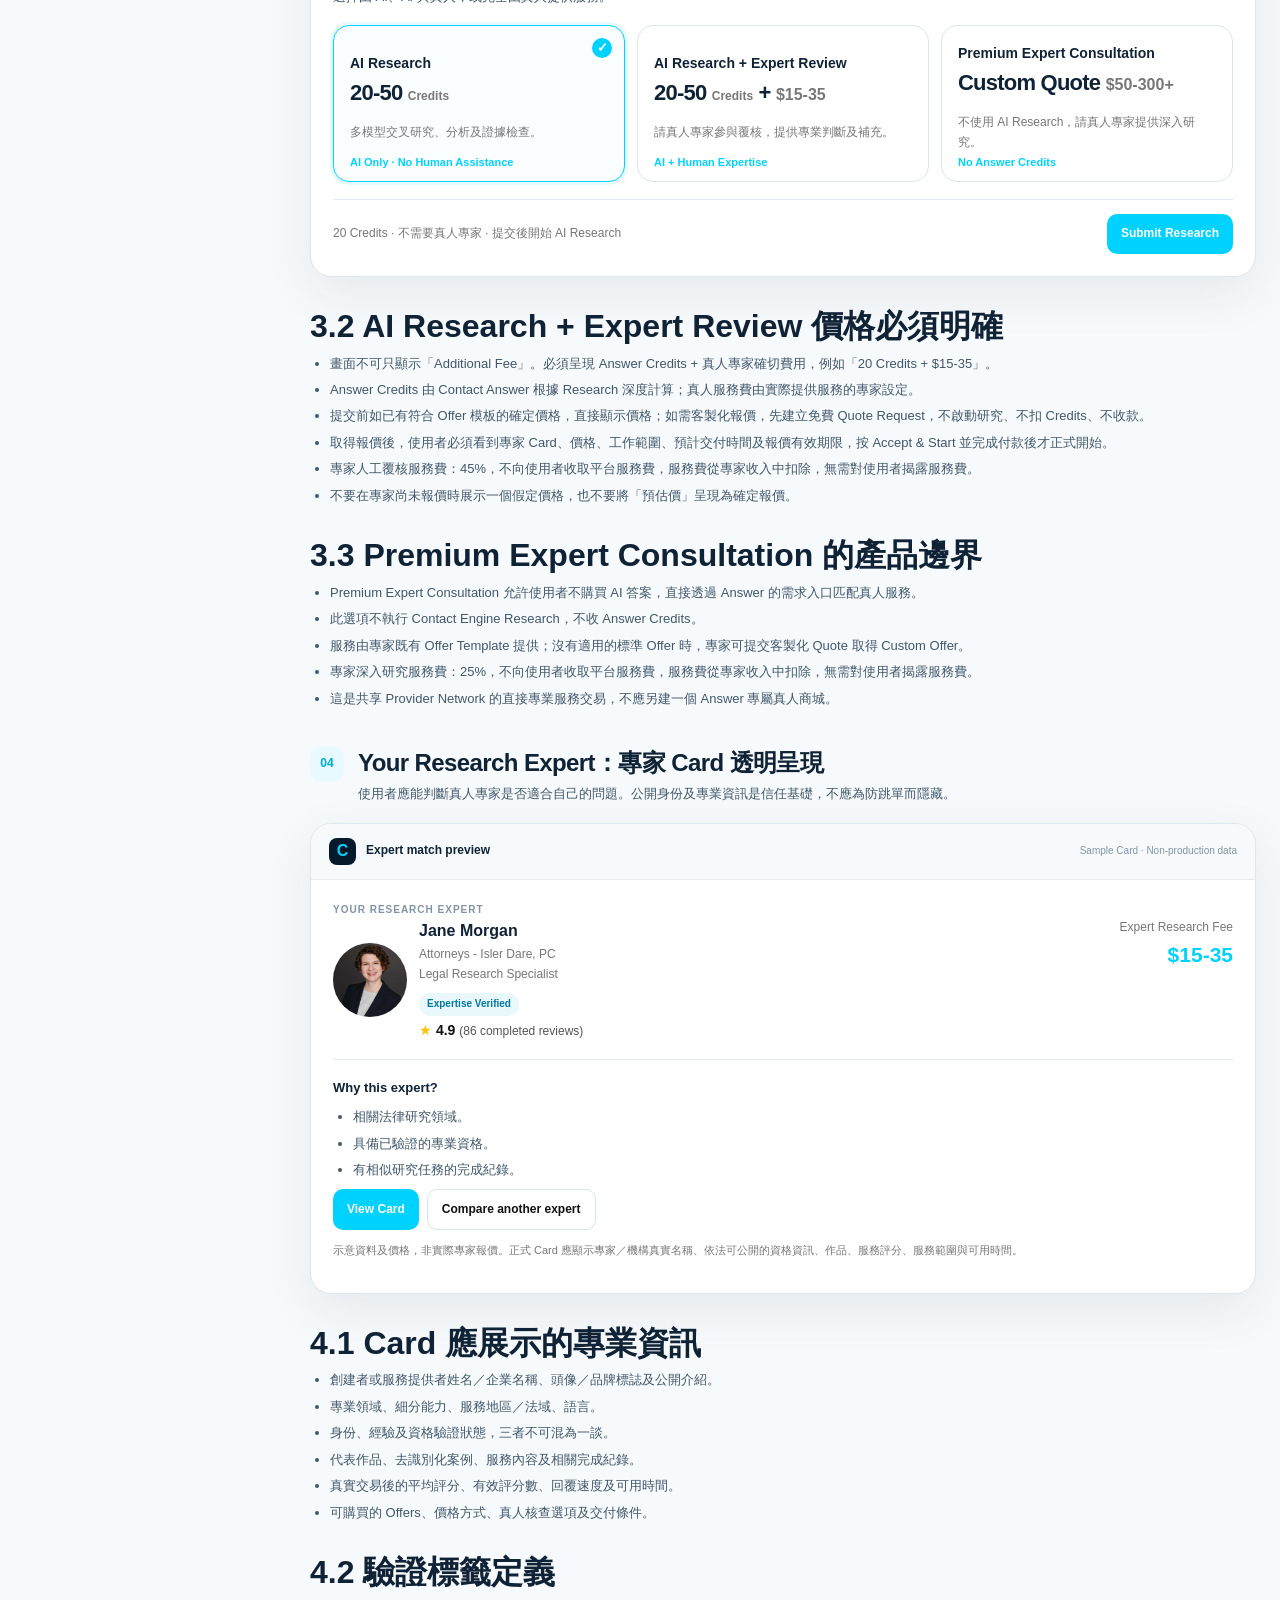
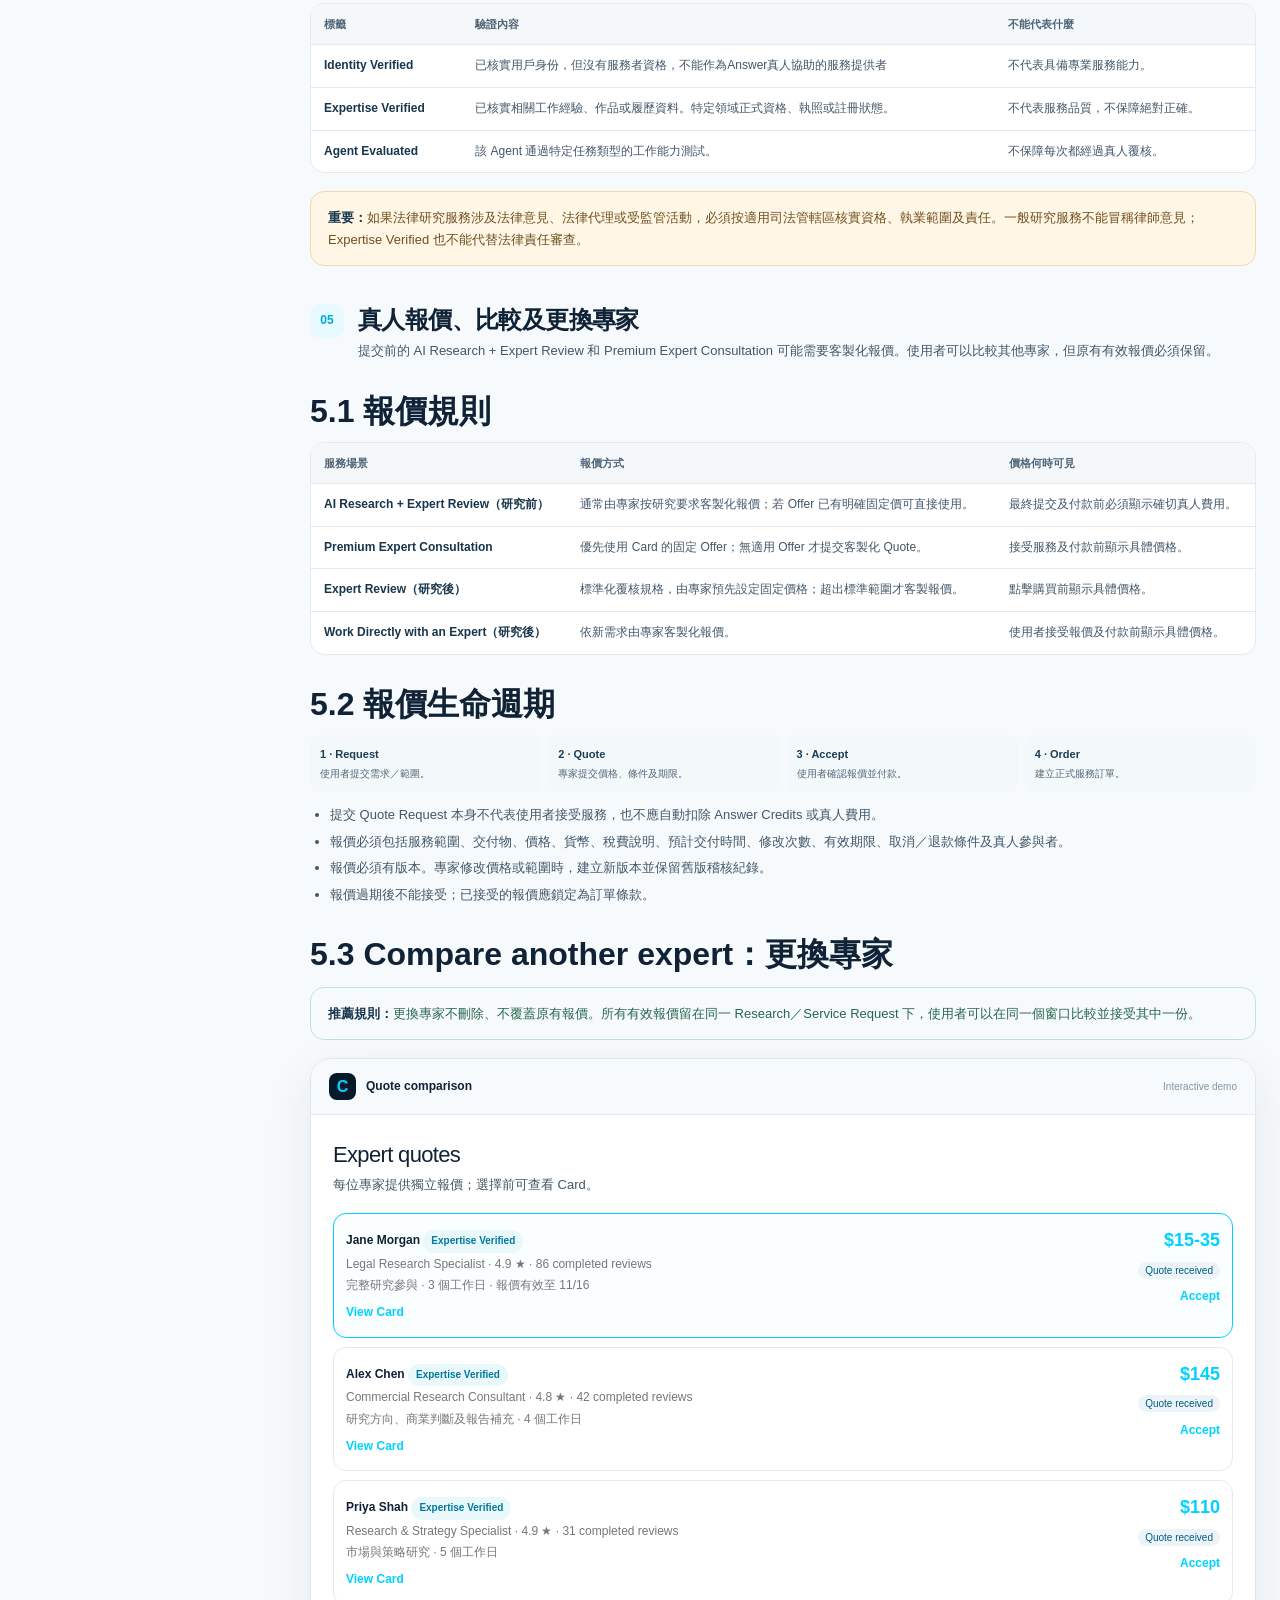
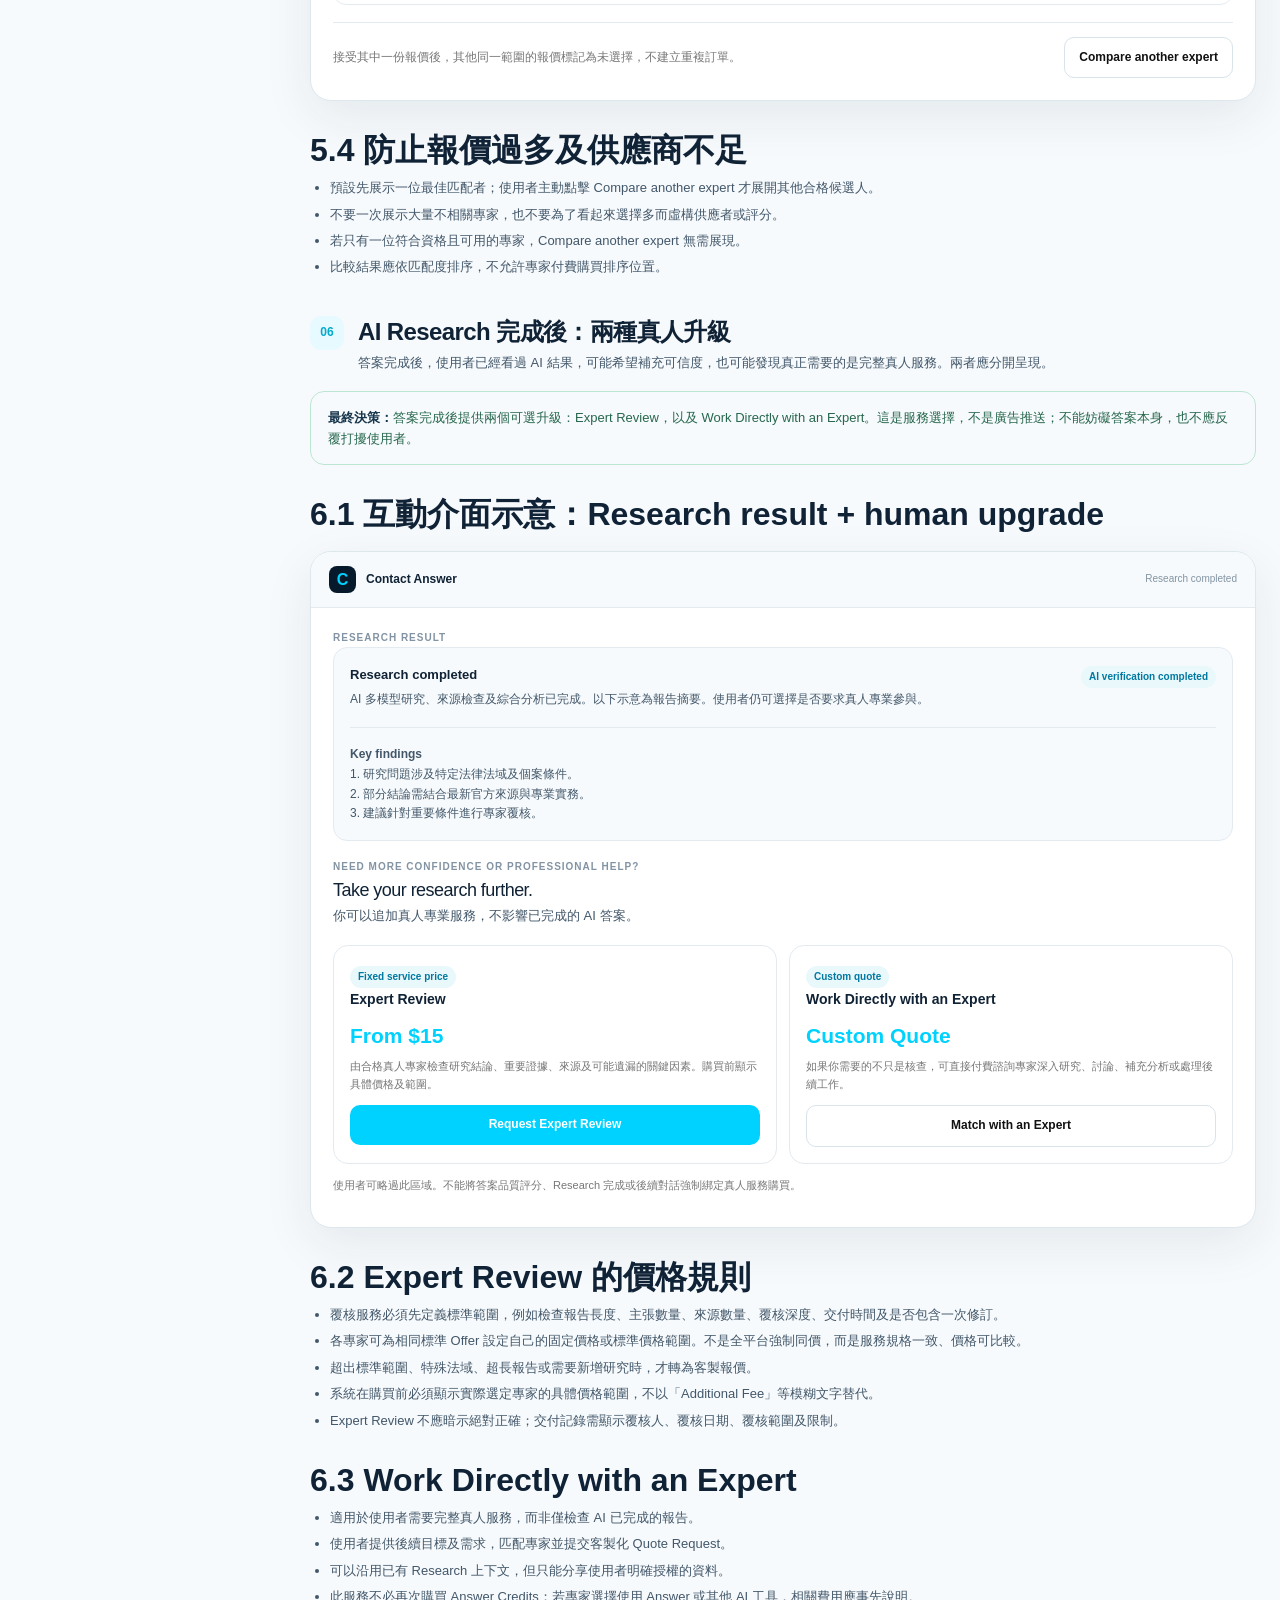
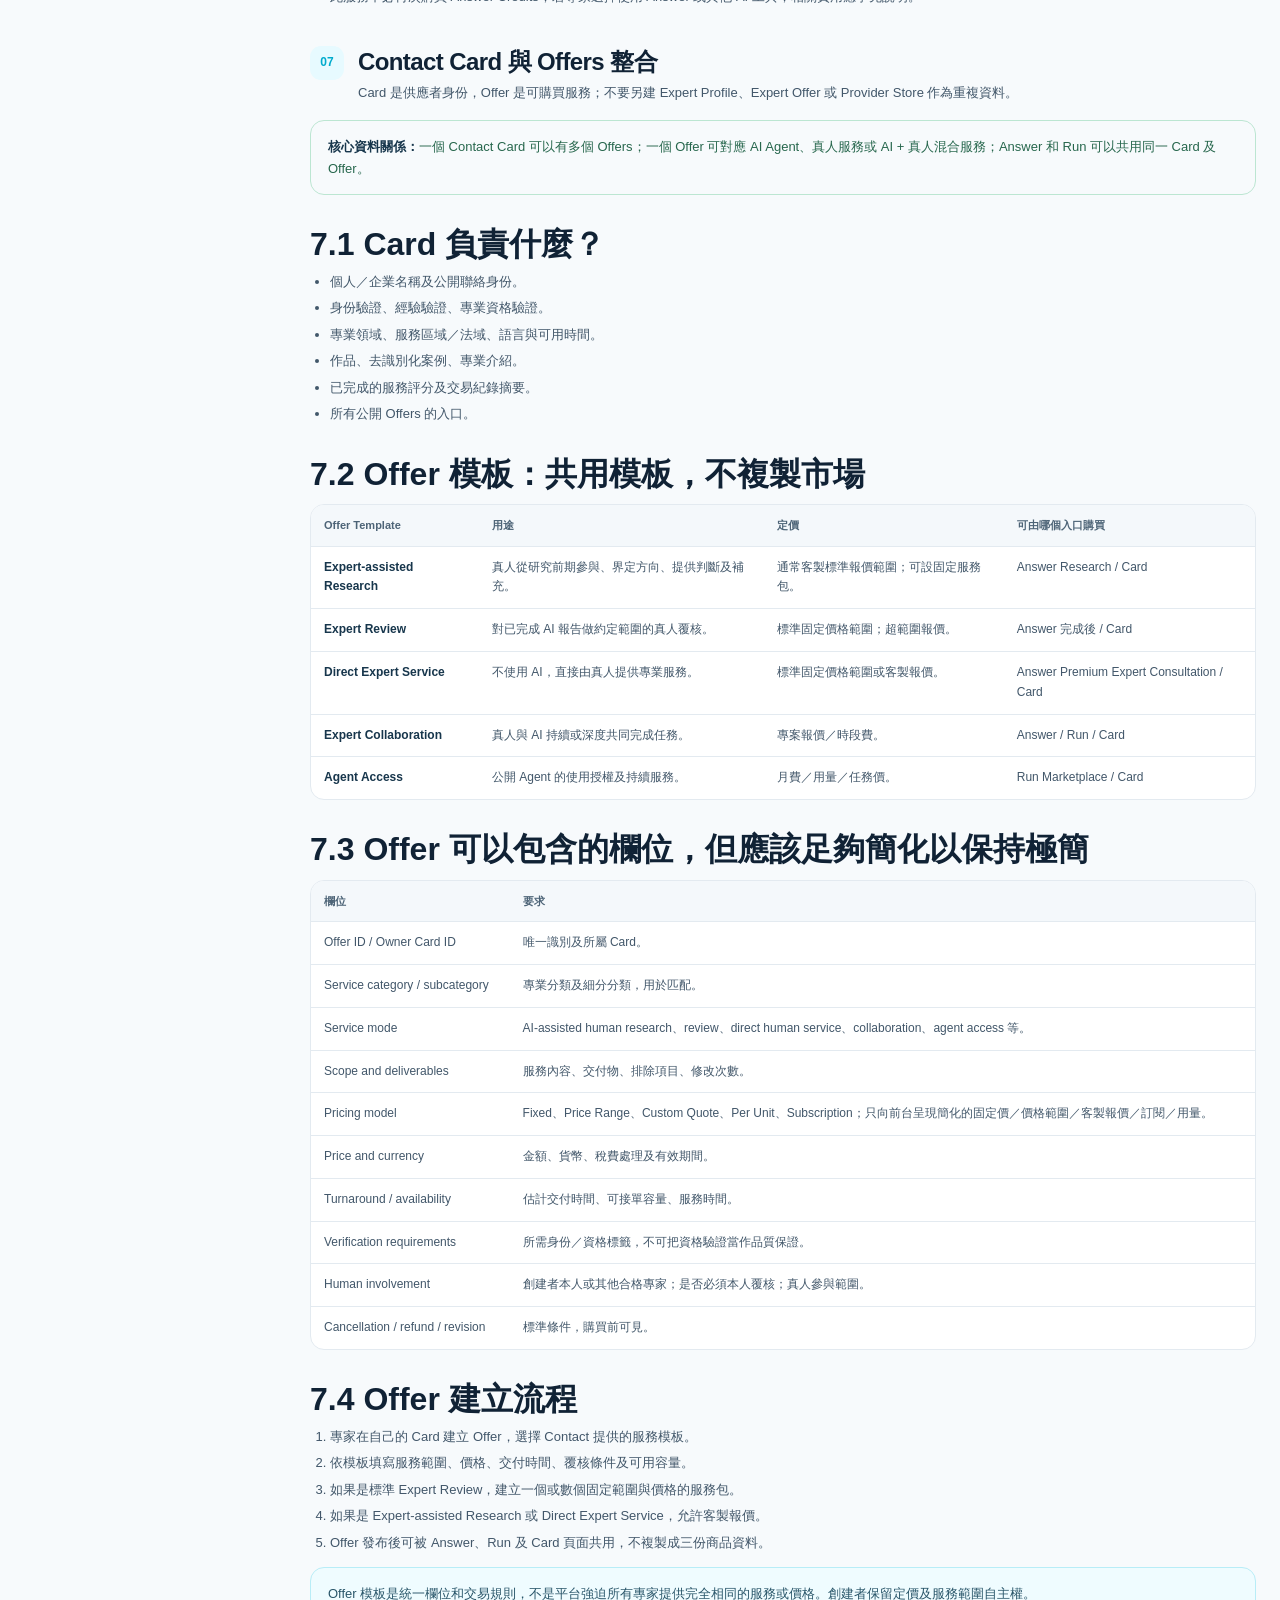
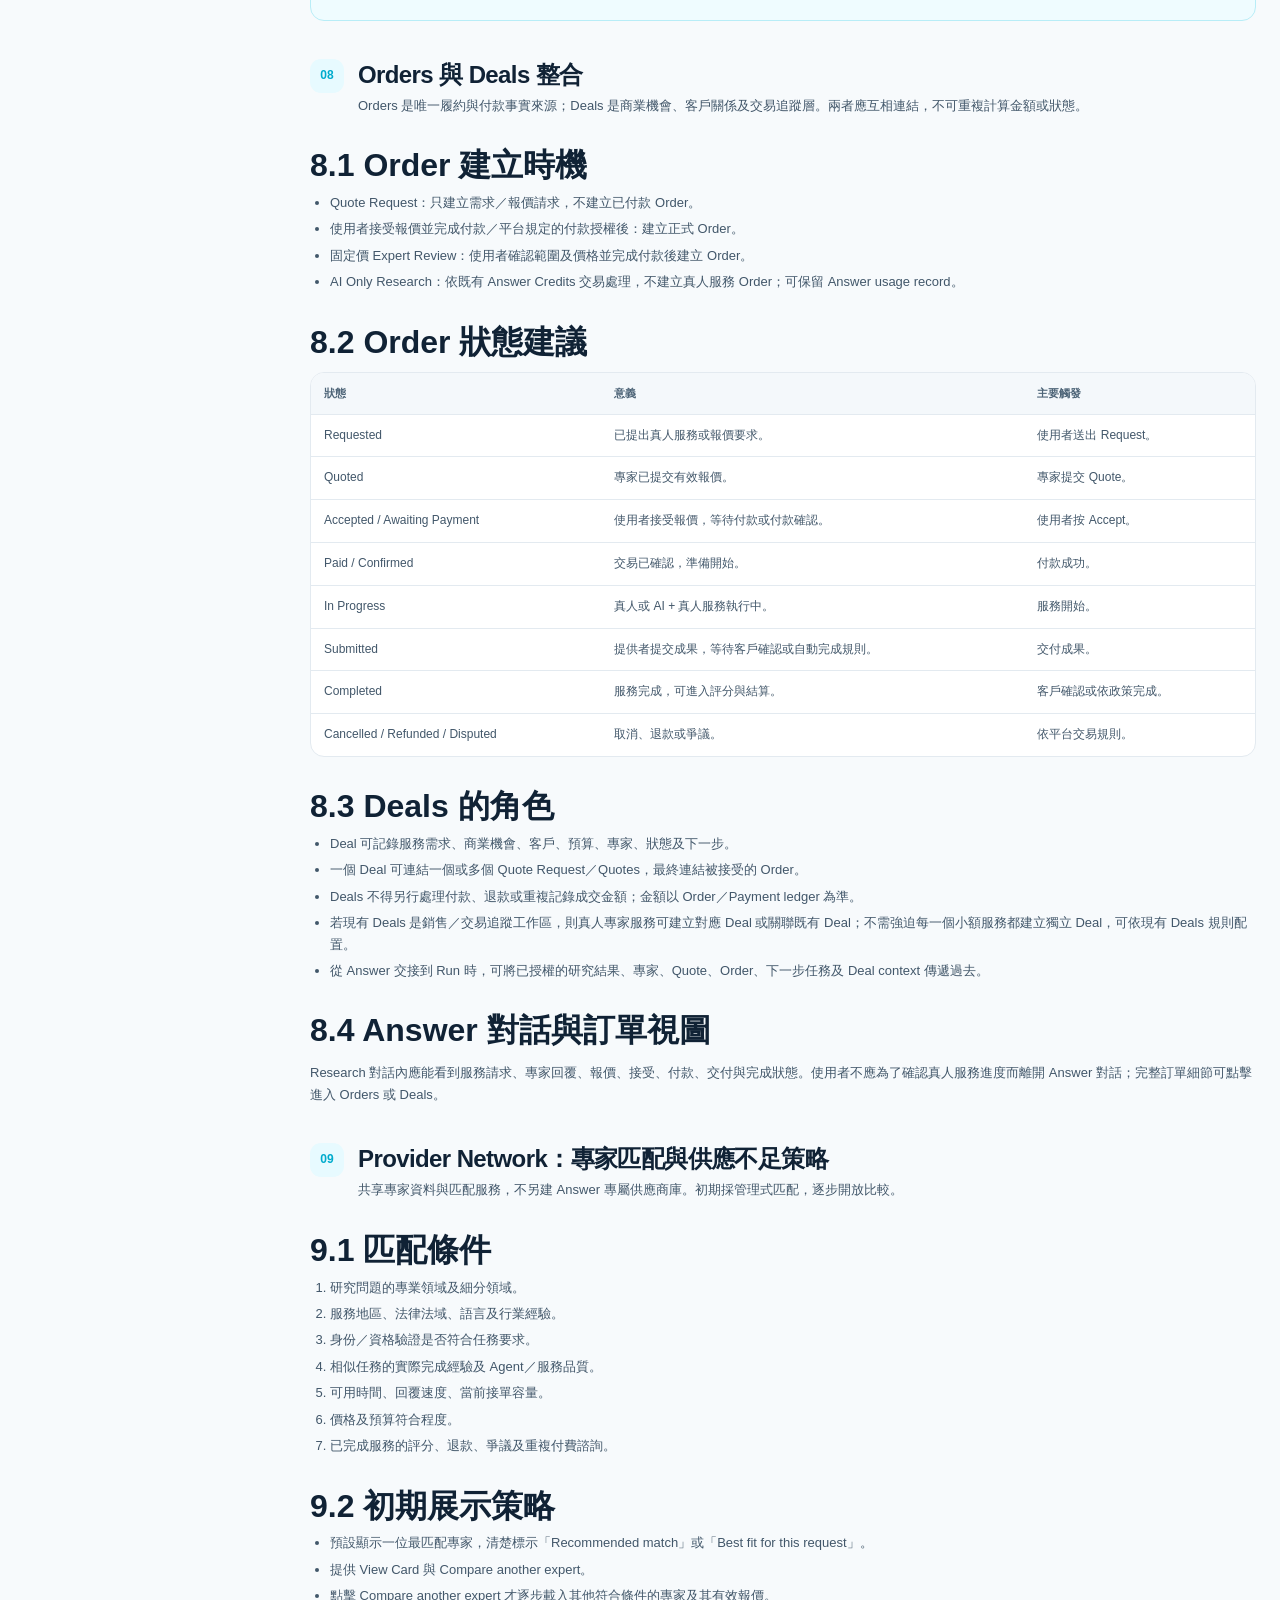
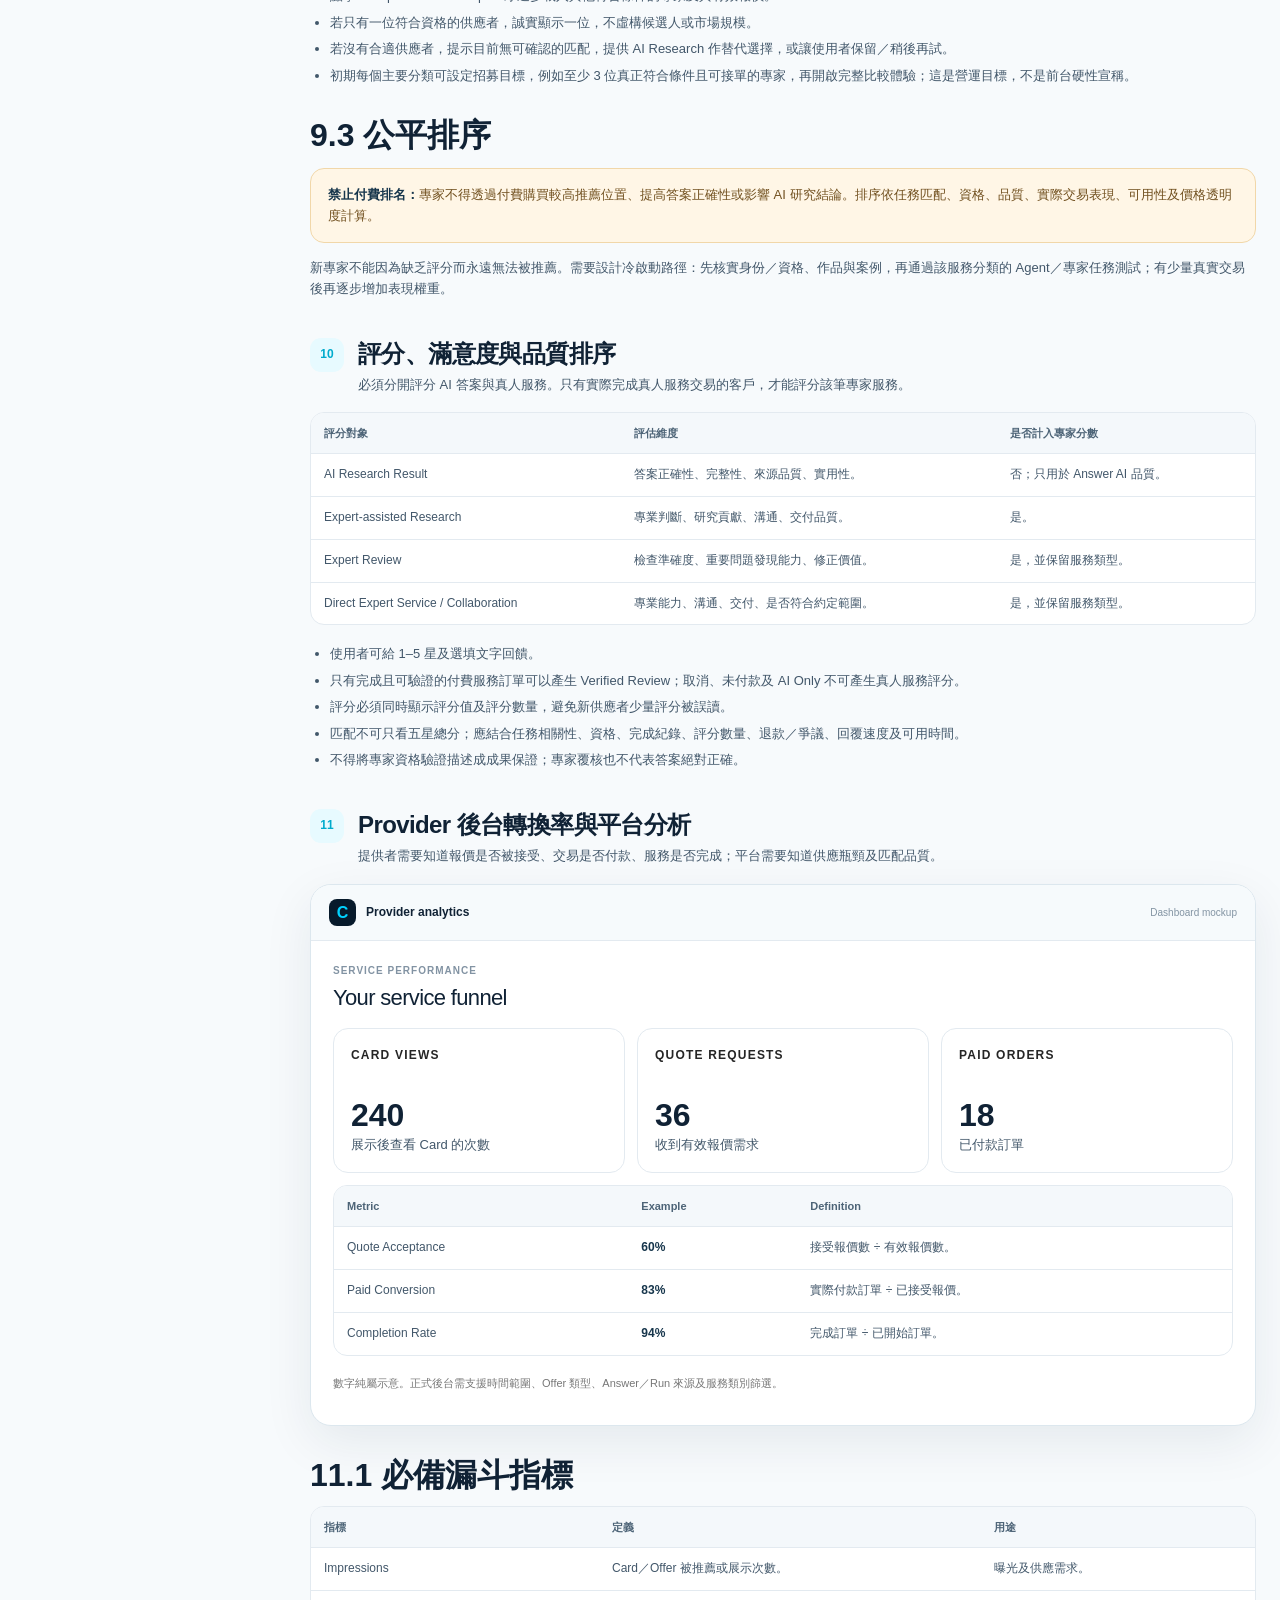
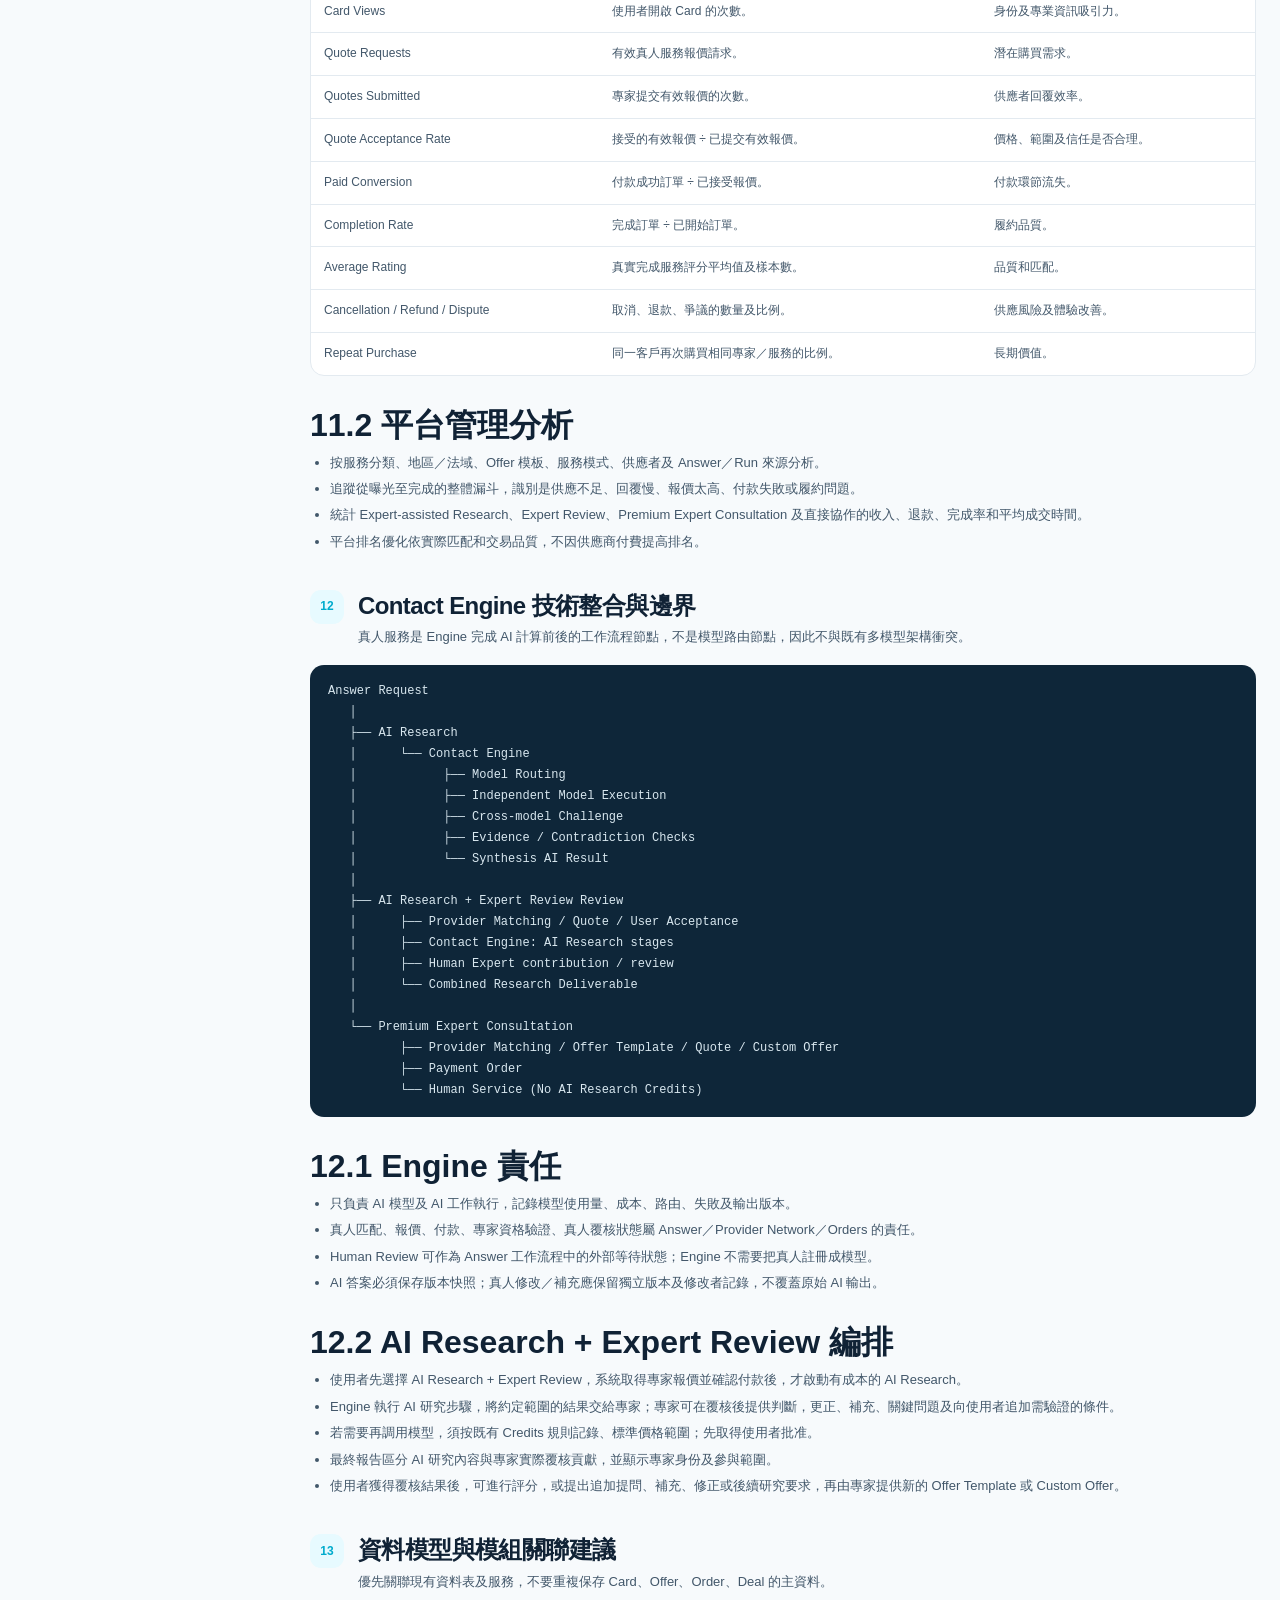
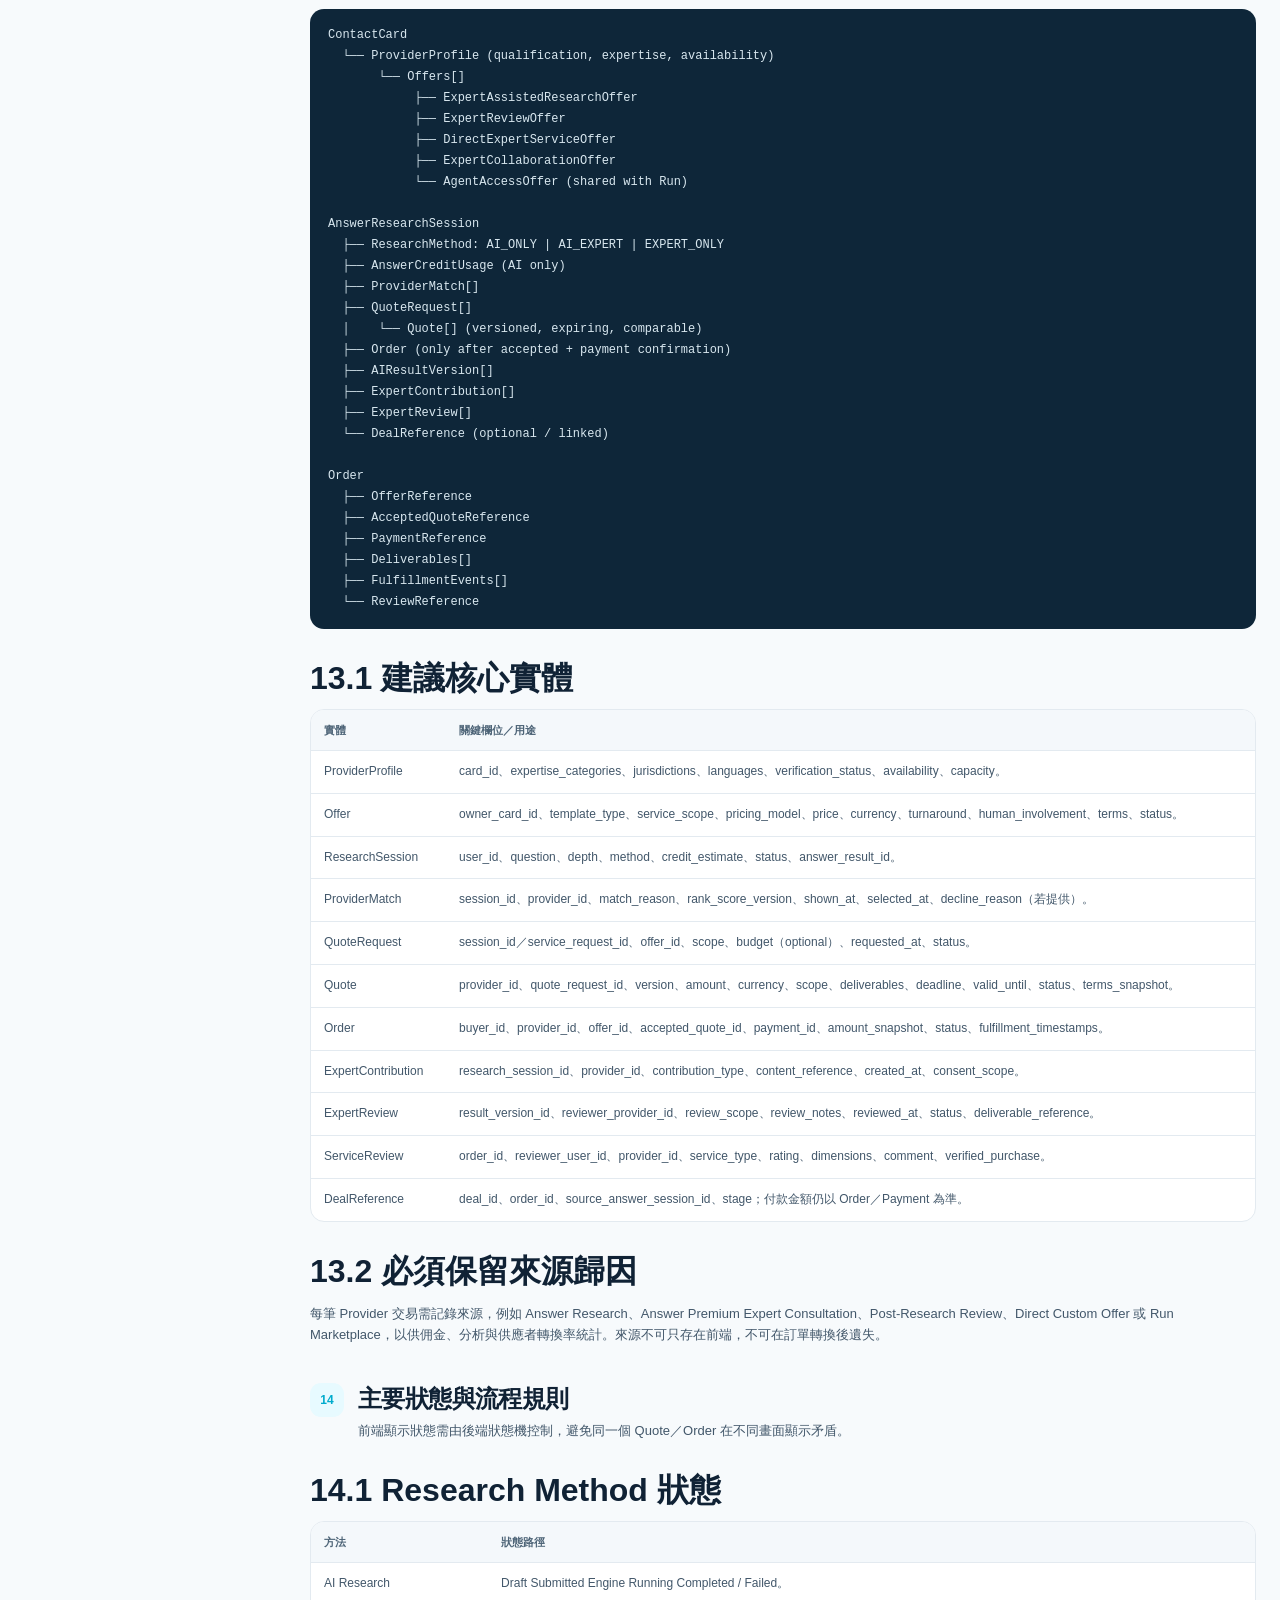
<file: dev-md/contact_answer_expert_services_requirements.html>
<!DOCTYPE html>
<html lang="zh-Hant">
<head>
<meta charset="UTF-8">
<meta name="viewport" content="width=device-width, initial-scale=1.0">
<meta name="theme-color" content="#071a2b">
<title>Contact Answer - Expert Research & Human Services | Engineering Requirements</title>
<style>
:root{
  --ink:#102235;--muted:#777777;--subtle:#8b9bad;--line:#e3eaf0;--soft:#f4f8fb;--soft2:#eef5f9;
  --cyan:#00d2ff;--cyan-dark:#00d2ff;--cyan-soft:#e7faff;--navy:#071a2b;--blue:#rgb(22, 90, 132)--blue-bg:#dff9ff;
  --amber:#a96a12;--amber-bg:#fff6e6;--red:#b64747;--red-bg:#fff0f0;--white:#fff;
  --shadow:0 16px 50px rgba(14,39,60,.08);--radius:18px;--radius-sm:12px;
}
*{box-sizing:border-box}
html{scroll-behavior:smooth;scroll-padding-top:92px}
body{margin:0;background:#f7fafc;color:var(--ink);font-family:Inter,-apple-system,BlinkMacSystemFont,"Segoe UI",Roboto,"Noto Sans TC","PingFang TC","Microsoft JhengHei",sans-serif;line-height:1.65}
a{color:var(--cyan-dark);text-decoration:none}a:hover{text-decoration:underline}
button{font:inherit;cursor:pointer}
.topbar{height:66px;position:sticky;top:0;z-index:30;background:rgba(7,26,43,.96);backdrop-filter:blur(18px);color:#fff;border-bottom:1px solid rgba(255,255,255,.08);display:flex;align-items:center;padding:0 max(24px,calc((100vw - 1440px)/2));gap:18px}
.brand{font-weight:800;letter-spacing:.02em;font-size:17px;white-space:nowrap}.brand span{color:var(--cyan)}
.topmeta{font-size:12px;color:#b7c8d6;white-space:nowrap}.topspacer{flex:1}.topbadge{border:1px solid rgb(0, 221, 255);color:#79eaff;padding:5px 10px;border-radius:999px;font-size:11px;letter-spacing:.04em}
.layout{max-width:1440px;margin:0 auto;display:grid;grid-template-columns:258px minmax(0,1fr);gap:28px;padding:28px 24px 80px}
.sidebar{position:sticky;top:92px;align-self:start;max-height:calc(100vh - 112px);overflow:auto;padding:16px 12px 18px 0;border-right:1px solid var(--line)}
.side-title{font-size:10px;letter-spacing:.14em;color:#91a2b2;font-weight:800;margin:10px 12px}.sidebar a{display:block;padding:8px 12px;margin:2px 7px;border-radius:9px;color:#252525;font-size:12px;line-height:1.4}.sidebar a:hover,.sidebar a.active{background:#eaf8fc;color:#000000;text-decoration:none}.side-note{margin:20px 10px 0;padding:12px;background:var(--soft2);border-radius:12px;color:#607487;font-size:11px}
main{min-width:0}.hero{background:linear-gradient(125deg,#071a2b 0%,#0b2a40 62%,#06384b 100%);border-radius:24px;color:#fff;padding:42px 44px;box-shadow:var(--shadow);position:relative;overflow:hidden}.hero:after{content:"";position:absolute;width:430px;height:430px;border:1px solid rgba(0,207,238,.18);border-radius:50%;right:-140px;top:-220px;box-shadow:0 0 0 40px rgba(0,207,238,.035),0 0 0 90px rgba(0,207,238,.025)}
.eyebrow{font-size:10px;letter-spacing:.18em;color:#7cecff;font-weight:800;text-transform:uppercase}.hero h1{font-size:clamp(28px,4vw,43px);line-height:1.13;letter-spacing:-.035em;margin:12px 0 14px;max-width:800px}.hero p{max-width:850px;color:#c5d5df;font-size:14px;margin:0}.hero-pills{display:flex;gap:8px;flex-wrap:wrap;margin-top:24px}.hero-pills span{font-size:11px;border:1px solid rgba(255,255,255,.18);padding:6px 10px;border-radius:999px;color:#d2e4ed}
.doc-meta{display:flex;gap:18px;flex-wrap:wrap;margin-top:26px;color:#9fb4c3;font-size:11px}.doc-meta b{color:#fff;font-weight:600}
.summary-grid{display:grid;grid-template-columns:repeat(3,1fr);gap:12px;margin:18px 0 30px}.summary-card{background:#fff;border:1px solid var(--line);border-radius:15px;padding:17px}.summary-card .num{color:#252525;font-size:12px;font-weight:800;letter-spacing:.1em}.summary-card h3{font-size:15px;margin:5px 0}.summary-card p{font-size:12px;color:var(--muted);margin:0}
.section{margin-top:38px}.section-head{display:flex;align-items:flex-start;gap:14px;margin-bottom:17px}.section-no{width:34px;height:34px;display:grid;place-items:center;flex:none;border-radius:11px;background:var(--cyan-soft);color:#00abcd;font-size:12px;font-weight:800}.section h2{font-size:24px;letter-spacing:-.025em;line-height:1.3;margin:0}.section-intro{margin:5px 0 0;color:var(--muted);font-size:13px;max-width:900px}.section h3{font-size:32px;margin:23px 0 9px;margin-bottom:-8px}.section h4{font-size:13px;margin:15px 0 7px}.section p{font-size:13px;color:#42576a}.section ul,.section ol{padding-left:20px;margin:8px 0}.section li{font-size:13px;color:#42576a;margin:5px 0}
.callout{border:1px solid #b8edf7;background:#effcff;border-radius:14px;padding:15px 17px;margin:14px 0;color:#29566a;font-size:13px}.callout strong{color:#17364c}.warning{border-color:#f1d7a9;background:var(--amber-bg);color:#71501f}.success{border-color:#bce6d2;background:var(--blue-bg);color:#27674d}
.table-wrap{overflow:auto;border:1px solid var(--line);border-radius:14px;background:#fff;margin:12px 0 18px}table{width:100%;border-collapse:collapse;min-width:650px}th,td{text-align:left;padding:11px 13px;border-bottom:1px solid var(--line);font-size:12px;vertical-align:top}th{background:#f4f8fb;color:#4d6477;font-weight:750;font-size:11px;white-space:nowrap}td{color:#42576a}tr:last-child td{border-bottom:0}td strong{color:#17364c}
.codebox{background:#0e2639;color:#d8e7ef;border-radius:14px;padding:16px 18px;font:12px/1.75 ui-monospace,SFMono-Regular,Menlo,Consolas,monospace;overflow:auto;white-space:pre-wrap}.tag{display:inline-flex;align-items:center;padding:3px 8px;border-radius:999px;font-size:10px;font-weight:750;background:#e9f8fb;color:#0078a0}.tag.green{background:var(--blue-bg);color:var(--green)}.tag.amber{background:var(--amber-bg);color:var(--amber)}.muted{color:var(--muted)!important}.small{font-size:11px!important}.divider{height:1px;background:var(--line);margin:17px 0}
/* Interactive prototype */
.prototype{background:#fff;border:1px solid #dce7ee;border-radius:21px;box-shadow:var(--shadow);overflow:hidden;margin:18px 0 22px}.proto-head{background:#f6fafc;border-bottom:1px solid var(--line);padding:14px 18px;display:flex;align-items:center;gap:10px}.proto-logo{height:27px;width:27px;border-radius:8px;background:var(--navy);color:var(--cyan);display:grid;place-items:center;font-weight:900}.proto-head strong{font-size:12px}.proto-head small{margin-left:auto;color:#8394a3;font-size:10px}.proto-body{padding:22px}.proto-kicker{font-size:10px;letter-spacing:.1em;font-weight:800;color:#8293a3;text-transform:uppercase}.proto-title{font-size:22px;letter-spacing:-.03em;}.proto-sub{font-size:12px;color:var(--muted);margin:0 0 18px}.method-grid{display:grid;grid-template-columns:repeat(3,1fr);gap:12px}.method-card{position:relative;text-align:left;border:1.5px solid #dce5eb;border-radius:16px;background:#fff;padding:16px 16px;min-height:120px;color:var(--ink);transition:.18s}.method-card:hover{border-color:#00d2ff;transform:translateY(-1px)}.method-card.selected{border-color:var(--cyan-dark);box-shadow:0 0 0 3px rgba(0,207,238,.10);background:#fbfeff}
.radio {
  position: absolute;
  top: 12px;
  right: 12px;
  width: 20px;
  height: 20px;
  display: flex;
  align-items: center;
  justify-content: center;
  border: none;
  background: transparent;
}

.radio::after {
  content: "✓";
  color: #fff;
  background: var(--cyan-dark);
  width: 20px;
  height: 20px;
  border-radius: 50%;
  display: flex;
  align-items: center;
  justify-content: center;
  font-size: 13px;
  font-weight: 700;
  opacity: 0;
  transform: scale(.7);
  transition: all .2s ease;
}

.method-card.selected .radio::after {
  opacity: 1;
  transform: scale(1);
}
.method-card .method-label{font-size:14px;font-weight:800;padding-right:22px}.method-card .method-price{font-size:22px;letter-spacing:-.035em;font-weight:800}.method-card .method-price span{font-size:12px;color:var(--muted);font-weight:600;letter-spacing:0}.method-card p{font-size:12px;color:var(--muted);margin:10px 10}.method-card .method-foot{position:absolute;bottom:10px;left:16px;font-size:11px;color:#00d2ff;font-weight:700}.expert-panel{margin-top:16px;background:#f7fbfd;border:1px solid #e0eaf0;border-radius:16px;padding:16px;display:none;position: relative;}.expert-panel.visible{display:block}.expert-panel h4{margin:0 0 10px;font-size:14px}.expert-profile{display:grid;grid-template-columns:58px minmax(0,1fr) auto;gap:12px;align-items:center}.expert-avatar{width:58px;height:58px;border-radius:999px;object-fit:cover;background:#e0edf2;user-select:none;-webkit-user-drag:none;pointer-events: none;}.expert-name{font-weight:800;font-size:14px}.expert-sub{font-size:12px;color:var(--muted)}.rating{font-size:14px;color:#FFC107;margin-top:3px}.rating b{color:#111111}.reviews {color:#555;font-size:12px}.expert-fee{text-align:right;vertical-align:top;align-self: flex-start;}.expert-fee small{display:block;font-size:12px;color:var(--muted)}.expert-fee strong{font-size:21px;color:#00d2ff}.why-list{display:flex;flex-wrap:wrap;gap:7px;margin:12px 0}.why-list span{font-size:12px;background:#fff;border:1px solid #e1e9ee;border-radius:999px;padding:5px 8px;color:#607487}.profile-actions{display:flex;gap:8px;flex-wrap:wrap}.btn{border:0;border-radius:10px;padding:10px 14px;background:var(--navy);color:#fff;font-size:12px;font-weight:750;display:inline-flex;align-items:center;justify-content:center;gap:7px}.btn:hover{background:#123b55}.btn.primary{background:var(--cyan-dark);color:#fff}.btn.primary:hover{background:#00d2ff}.btn.secondary{background:#fff;color:#111111;border:1px solid #d8e3ea}.btn.ghost{background:transparent;color:#00d2ff;padding-left:0;padding-right:0}.btn:disabled{opacity:.42;cursor:not-allowed}.proto-actions{display:flex;align-items:center;justify-content:space-between;gap:10px;margin-top:17px;padding-top:14px;border-top:1px solid var(--line)}.proto-actions small{font-size:12px;color:var(--muted)}.quote-list{display:grid;gap:9px;margin-top:12px}.quote-card{border:1px solid var(--line);border-radius:13px;padding:12px;background:#fff;display:grid;grid-template-columns:1fr auto;gap:10px}.quote-card.active{border-color:#00d2ff;background:#fbfeff}.quote-card strong{font-size:12px}.quote-card p{font-size:12px;color:var(--muted);margin:2px 0}.quote-price{font-size:18px;font-weight:800;color:#00d2ff}.quote-state{font-size:12px;color:#8a6a30}.state-label{font-size:10px;padding:3px 7px;border-radius:999px;background:#edf4f8;color:#005b85}.inline-link{color:#00d2ff;font-size:12px;font-weight:750;border:0;background:none;padding:0}.prototype-result{display:none;margin-top:14px;border:1px solid #bde9d2;background:#f2fbf6;border-radius:14px;padding:12px}.prototype-result.show{display:block}.prototype-result strong{font-size:12px;color:#226b4a}.prototype-result p{font-size:12px;margin:4px 0 0;color:#50705f}
.expert-panel::before {
  content: "BEST MATCH";
  position: absolute;
  top: 0;
  right: 0;
  padding: 8px 16px 8px 16px;
  background: linear-gradient(110deg, #c965ff, #7259ff);
  color: #fff;
  font-size: 9px;
  font-weight: 800;
  letter-spacing: 1.1px;
  border-radius: 0 14px 0 14px;
}

/* Leave room for the ribbon */
.expert-panel h4 {
  padding-right: 105px;
}
/* expert card modal */
.modal-backdrop{position:fixed;inset:0;background:rgba(4,17,27,.55);z-index:80;display:none;align-items:center;justify-content:center;padding:18px}.modal-backdrop.open{display:flex}.modal{max-width:560px;width:100%;max-height:90vh;overflow:auto;background:#fff;border-radius:20px;box-shadow:0 24px 90px rgba(0,0,0,.25);padding:22px}.modal-top{display:flex;justify-content:space-between;gap:12px}.modal-close{border:0;background:#edf3f6;width:30px;height:30px;border-radius:50%;font-size:16px;
  display: flex;
  align-items: center;
  justify-content: center;
}
.modal-close {
  line-height: 1;
  padding-bottom: 3px;
} .modal h3{margin:0;font-size:20px}.modal p{font-size:12px;color:var(--muted)}.modal-grid{display:grid;grid-template-columns:1fr 1fr;gap:9px}.modal-stat{background:#f5f9fb;padding:11px;border-radius:11px}.modal-stat b{display:block;font-size:14px}.modal-stat small{font-size:10px;color:var(--muted)}
/* after-answer upgrades */
.upgrade-grid{display:grid;grid-template-columns:1fr 1fr;gap:12px;margin-top:13px}.upgrade-card{border:1px solid var(--line);border-radius:15px;padding:16px;background:#fff}.upgrade-card h4{margin:0;font-size:14px}.upgrade-card .price{font-size:21px;font-weight:850;color:#00d2ff;margin:8px 0 3px}.upgrade-card p{font-size:11px;color:var(--muted);margin:0 0 12px}.upgrade-card .btn{width:100%}.answer-preview{background:#f7fafc;border:1px solid var(--line);padding:16px;border-radius:14px}.answer-preview h4{margin:0 0 5px}.answer-preview p{margin:0;font-size:12px}.quote-workflow{display:grid;grid-template-columns:repeat(4,1fr);gap:7px;margin:12px 0}.quote-step{background:#f3f8fa;border-radius:10px;padding:10px;font-size:10px;color:#516779}.quote-step b{display:block;font-size:11px;color:#1b3e55;margin-bottom:3px}
.footer{margin-top:46px;background:var(--navy);color:#b9cbd8;border-radius:18px;padding:22px 24px;font-size:11px}.footer strong{color:#fff}.backtop{display:inline-block;margin-top:12px;color:#70e6f6}
@media(max-width:1050px){.layout{grid-template-columns:210px minmax(0,1fr);gap:20px}.hero{padding:32px}.method-grid{grid-template-columns:1fr}.method-card{min-height:145px}.summary-grid{grid-template-columns:1fr 1fr}}
@media(max-width:760px){.topbar{padding:0 15px;height:58px}.topmeta{display:none}.layout{display:block;padding:16px 14px 55px}.sidebar{position:static;max-height:none;border:0;border-bottom:1px solid var(--line);padding:0 0 10px;margin-bottom:16px;display:flex;gap:4px;overflow:auto;white-space:nowrap}.side-title,.side-note{display:none}.sidebar a{display:inline-block;margin:0;padding:7px 10px;font-size:10px;flex:none}.hero{padding:27px 22px;border-radius:18px}.hero h1{font-size:30px}.hero p{font-size:12px}.summary-grid{grid-template-columns:1fr}.section h2{font-size:20px}.proto-body{padding:16px}.expert-profile{grid-template-columns:48px minmax(0,1fr)}.expert-avatar{width:48px;height:48px}.expert-fee{grid-column:2;text-align:left}.upgrade-grid{grid-template-columns:1fr}.quote-workflow{grid-template-columns:1fr 1fr}.proto-actions{align-items:flex-start;flex-direction:column}.proto-actions .btn{width:100%;color:#fff}.modal-grid{grid-template-columns:1fr 1fr}}
@media print{body{background:#fff}.topbar,.sidebar,.backtop,.interactive-only{display:none!important}.layout{display:block;padding:0;max-width:none}.hero{box-shadow:none;print-color-adjust:exact}.section{break-inside:avoid}.prototype{box-shadow:none}.modal-backdrop{display:none!important}a{color:inherit}}
</style>
</head>
<body>
<header class="topbar">
  <div class="brand">Contact™</div>
  <div class="topmeta">ANSWER / EXPERT SERVICES</div>
  <div class="topspacer"></div>
  <div class="topbadge">ENGINEERING REQUIREMENTS</div>
</header>
<div class="layout">
<nav class="sidebar" aria-label="文件目錄">
  <div class="side-title">DOCUMENT</div>
  <a href="#overview">01 專案總覽</a>
  <a href="#architecture">02 產品架構</a>
  <a href="#research-methods">03 提交時三種方式</a>
  <a href="#expert-card">04 專家 Card</a>
  <a href="#quotes">05 報價與換專家</a>
  <a href="#after-result">06 答案完成後升級</a>
  <a href="#offers">07 Card / Offers</a>
  <a href="#orders-deals">08 Orders / Deals</a>
  <a href="#matching">09 Provider Matching</a>
  <a href="#ratings">10 評分與品質</a>
  <a href="#analytics">11 Provider 數據</a>
  <a href="#engine">12 Engine 整合</a>
  <a href="#data-model">13 資料模型</a>
  <a href="#states">14 狀態與流程</a>
  <a href="#security">15 權限與防跳單</a>
  <a href="#edge-cases">16 例外處理</a>
  <a href="#acceptance">17 驗收標準</a>
  <div class="side-note">本文件中的專家、評分、報價及交易數字均為介面示意，不代表真實供應商或實際報價。</div>
</nav>
<main>
<section class="hero" id="top">
  <div class="eyebrow">Contact Answer · Product & Engineering Specification</div>
  <h1>Expert Research<br>& Human Services Integration</h1>
  <p>將 AI Research、真人專家研究、答案覆核與直接專業服務，整合至 Contact Answer；共用單一 Contact Card、Offers、Provider Network、Orders 與 Deals，只在現有架構基礎上補充，不建立重複的專家市場或交易系統。</p>
  <div class="hero-pills"><span>AI Research</span><span>AI Research + Expert Review</span><span>Premium Expert Consultation</span><span>Expert Review</span><span>Card + Offers</span><span>Orders + Deals</span></div>
  <div class="doc-meta"><span><b>產品：</b>Contact Answer</span><span><b>整合：</b>Contact Card / Offers / Provider Network</div>
</section>
<div class="summary-grid">
  <div class="summary-card"><div class="num">SUBMIT</div><h3>提交時 3 種選擇</h3><p>AI Research、AI Research + Expert Review、Premium Expert Consultation。選擇不同，收費及執行路徑不同。</p></div>
  <div class="summary-card"><div class="num">AFTER RESULT</div><h3>完成後 2 種升級</h3><p>Expert Review、Work Directly with an Expert。讓使用者看過 AI 成果後再決定。</p></div>
  <div class="summary-card"><div class="num">SHARED COMMERCE</div><h3>單一交易基礎</h3><p>Card 是身份，Offer 是服務商品，Quote 是報價，Order 是履約，Deal 是商業追蹤。</p></div>
</div>

<section class="section" id="overview">
  <div class="section-head"><div class="section-no">01</div><div><h2>專案總覽與核心決策</h2><p class="section-intro">不增加獨立 Expert Marketplace，而是在 Answer 的 Research 體驗中整合真人專業能力，並重用 Contact 現有生態模組，統一套用已有CSS設計元素。</p></div></div>
  <div class="callout success"><strong>最終產品原則：</strong>Research 問題提交後提供三種服務方式；AI 答案完成後提供兩種真人升級方式。專家身份透明、價格事先明確、所有 AI Research + Expert Review 服務透過 Contact Card 之 Offer Template 提供固定價格或標準價格範圍與訂單。所有 Premium Expert Consultation 標準套餐價格範圍的媒合服務雖然也透過 Offer Template 建立報價與訂單以及評分，但需要單獨報價的訂單則統一透過 Custom Offer 建立精準報價與訂單以及評分。即 Answer 共提供 5 種付費答案，Verified(AI)，Deep(AI)，Research(AI)，Research(AI) + Expert，Premium Expert Consultation。專家媒合匹配優先級機制，按照最有利於 Provider Network 供應者生態長期健康發展為前提，包括專業領域匹配度、回答品質、歷史服務表現、用戶評分、回應效率、活躍度及服務者生態平衡等維度，先初步交由 AI 根據產品架構制定優先匹配規則及評估權重，協助構建包含以上內容的初步規則方案，再由業務團隊確認審核，根據每個營運週期的驗證和反饋，再提出必要的規則修訂。</div>
  <h3>1.1 本次要補充的內容</h3>
  <ul>
    <li>通用大模型可以完成大量研究，但對非標準問題、特殊案例、專業實務、抽象概念、價值觀理解及現實情境判斷都會明顯不足。</li>
    <li>使用者很可能對一般性通用問題之外的答案，需要 AI 與真人從研究開始共同工作，也可能只需要 AI 完成後由真人核查。</li>
    <li>部分使用者可能完全不需要 AI Research，而是希望直接求助真人專家；無需強迫這類使用者先花費 Answer Credits。</li>
    <li>Contact Answer 必須讓使用者知道「由誰提供真人服務、服務者是否具備相關能力、服務費多少、如何購買」。</li>
    <li>專家可能有不同價格、交件時間及服務內容；使用者需要比較及更換多名專家，且舊報價不能無故消失。</li>
    <li>平台需要將成交、付款、履約、評分、提供者轉換率記錄到既有 Orders、Deals 及 Provider 後台。</li>
  </ul>
  <h3>1.2 明確不做的事</h3>
  <ul>
    <li>不把真人專家當成 Engine 的一種模型，不改變 Engine 的 AI 模型路由責任。</li>
    <li>不另建 Contact Expert Agent、Contact Twin 或第二套 Provider Network 產品。</li>
    <li>不在 Verified、Deep 的預設體驗中加入真人服務；真人驗證答案的升級服務只屬於 Research。</li>
    <li>不隱藏專家身份，便於使用者查看通過 KYC/KYB 並同時獲得 Expertise Verified 專家之 Card；信任透明優先於短期防跳單交易。</li>
    <li>如果商家暫無交易紀錄時，直接不顯示評分和歷史交易區域，不呈現 0 評分，0 交易等不利轉化的內容。</li>
  </ul>
</section>


<section class="section" id="architecture">
  <div class="section-head">
    <div class="section-no">02</div>
    <div>
      <h2>產品架構與模組責任</h2>
      <p class="section-intro">
        Contact 以 Answer、Twin、Run 作為三大智慧產品，形成最具差異化的革新組合，彼此相互依存；
        Contact Card 負責身份與關係資料，Provider Network 提供共享的真人服務供應及匹配基礎設施，
        Browser (Run Companion) 則延伸雲端執行能力至使用者的本機裝置。
      </p>
    </div>
  </div>

  <div class="table-wrap">
    <table>
      <thead>
        <tr>
          <th>模組</th>
          <th>定位</th>
          <th>本次責任</th>
        </tr>
      </thead>

      <tbody>
        <!-- Contact Answer -->
        <tr>
          <td><strong>Contact Answer - Engine API</strong></td>
          <td>面向開發者的 AI 算力服務</td>
          <td>
            提供多模型路由、執行、驗證、合成、API、Credits、
            使用量與成本統計。
          </td>
        </tr>

        <tr>
          <td><strong>Contact Answer - Answers</strong></td>
          <td>高品質付費答案</td>
          <td>
            提供 Verified、Deep、Research；
            Research 可選真人專家參與及事後真人覆核。
          </td>
        </tr>

        <tr>
          <td><strong>Contact Answer - Discovery</strong></td>
          <td>產品、服務、商家及供應商搜尋比較</td>
          <td>
            透過 Provider Network、Contact Card 及 Offer Templates
            進行搜尋、匹配、比較、詢價及交易；
            完成符合條件的交易後收取成功服務費。
          </td>
        </tr>

        <!-- Contact Twin -->
        <tr>
          <td><strong>Contact Twin</strong></td>
          <td>個人及組織的智慧身份與 AI 分身</td>
          <td>
            提供 Twin 身分建立、Twin ID、個人訪談、知識累積、記憶、溝通風格、工作方式、能力、權限及真人交接。使用者可建立整體型 Primary Twin，或依需求獨立建立一個或多個具有不同智慧範圍、資料權限與使用目的的場景型 Scenario Twin；不同 Twin 也可透過 Twin Fusion 組合經本人選定的智慧。Twin 可代表真人或組織與外部使用者互動；同一 Twin 亦可依不同工作情境運用已建立的能力。
          </td>
        </tr>

        <!-- Contact Run -->
        <tr>
          <td><strong>Contact Run</strong></td>
          <td>AI 任務執行與自主工作平台</td>
          <td>
            提供自然語言任務委託、工作規劃、Agent 調度、
            一次性任務、持續任務、自動化、排程、事件觸發、
            工具連接、權限管理、真人審批、執行紀錄及成本管理。
            Run 是 Twin 的共用執行引擎，也可以直接服務一般使用者。
            不負責建立或管理使用者的正式智慧身份。
          </td>
        </tr>

        <tr>
          <td><strong>Agent Workers</strong></td>
          <td>Run 內部的任務執行單位</td>
          <td>
            根據任務需要調用 Research、Writing、Sales、
            Marketing、Support、Analysis 等工作能力。
            由 Run 自動分配、啟動及管理；
            支援必要時的 Multi-Agent 協作。
            Agent 是底層技術執行概念，不要求普通用戶獨立建立或配置。
          </td>
        </tr>

        <!-- Contact Engine -->
        <tr>
          <td><strong>Contact Engine</strong></td>
          <td>共享 AI 底層基礎設施</td>
          <td>
            為 Answer、Twin、Run 提供模型路由、AI 推理、
            交叉分析、證據檢查、結果合成、模型使用量及成本管理；
            不處理真人專家媒合、Provider 管理及交易履約。
          </td>
        </tr>

        <!-- Identity -->
        <tr>
          <td><strong>Contact Card</strong></td>
          <td>個人／企業／專家的身份與關係頁</td>
          <td>
            保存真人或組織身份、聯絡方式、資格、經驗、作品、
            評分及 Offers；與對應 Twin ID 關聯。
            Card 是身份及聯絡資料層，Twin 是建立在身份之上的智慧代表層。
            可由 Inbox、Answer、Twin、Run、Discovery 及 Provider Network 共用。
          </td>
        </tr>

        <!-- Provider -->
        <tr>
          <td><strong>Provider Network</strong></td>
          <td>共享的真人專業及商業服務供應網路</td>
          <td>
            管理商品、服務、供應商、自由業者、專業人士及專家的資料、
            身份資格、服務範圍、可用狀態、Offers、匹配及供應商統計。
            為 Answer Discovery、Twin 及 Run 提供真人服務供應資料。
            作為共享網路及商業基礎設施，不需要另建一套獨立的 Agent 系統。
          </td>
        </tr>

        <tr>
          <td><strong>Offer Templates</strong></td>
          <td>供應者可售服務及產品的標準化項目</td>
          <td>
            建立標準 Offer 模板、價格、交付範圍、
            真人服務內容、可選的 AI 輔助方案及服務條件。
            支援 Answer Discovery 比較、Twin 介紹及 Run 任務委託。
          </td>
        </tr>

        <tr>
          <td><strong>Orders</strong></td>
          <td>交易與履約紀錄</td>
          <td>
            管理報價接受、付款、服務開始、交付、完成、
            取消、退款及爭議；記錄真人服務或 AI 輔助服務的履約狀態。
          </td>
        </tr>

        <tr>
          <td><strong>Deals</strong></td>
          <td>商業關係／機會追蹤</td>
          <td>
            把 Answer Discovery、Twin 及 Run 產生的客戶需求、
            專家服務機會及訂單連結至 Deal；
            負責商業關係與跟進，不重複處理付款及履約。
          </td>
        </tr>

        <!-- Browser (Run Companion) -->
        <tr>
          <td><strong>Contact App (Browser + Twin + Run Local + AI Input + Explore)</strong></td>
          <td>Contact 的桌面入口，以瀏覽器為核心，整合 Run Local、Twin 本機裝置執行與連接工具及智慧輸入法。</td>
          <td>
            便於用戶透過桌面登入Contact，以及時接收訊息，監督與確認。使用 Chromium 引擎做簡單分頁等基本功能的極簡瀏覽器，未來計畫加入AI輸入法功能，以及以 Web App 為特色的 Contact Explore 應用擴展市場（Web Apps、Extensions、Connectors、Skills）。
            過濾網頁中已知廣告請求，隱藏網頁廣告元素，移除廣告 Banner 等視覺元素，將過濾影片廣告功能作為主要特點。
            提供簡單的 Windows 安裝程式，讓 Run 在使用者明確授權下
            存取指定本機檔案、資料夾及桌面應用。
            負責本機檔案處理、桌面操作、裝置配對及安全權限控制；
            與 Contact Run 雲端任務協作。
            本機電腦關機或離線時，依賴該裝置的任務暫停或等待恢復，
            不影響已部署於雲端的其他任務。
          </td>
        </tr>

      </tbody>
    </table>
  </div>
</section>


<section class="section" id="research-methods">
  <div class="section-head"><div class="section-no">03</div><div><h2>Research 問題提交時：三種服務方式</h2><p class="section-intro">三個選項要在 Research 提交時的流程中呈現。預設 AI Research；真人路徑需要在開始收費或啟動工作前完成報價確認。</p></div></div>
  <div class="table-wrap"><table><thead><tr><th>方式</th><th>用途</th><th>Answer Credits</th><th>真人費用</th><th>執行方式</th></tr></thead><tbody>
    <tr><td><strong>AI Research</strong><br><span class="tag blue">Default</span></td><td>使用者只需要 AI 研究答案。</td><td>按 Research 深度及實際模型用量收取。</td><td>無</td><td>Contact Engine 執行，輸出研究及來源。</td></tr>
    <tr><td><strong>AI Research + Expert Review</strong></td><td>希望真人對 AI 研究答案提供覆核，專業判斷及補充。</td><td>正常收取 AI Research Credits。</td><td>優先提供與需求匹配的專家固定價格或標準價格範圍。</td><td>被匹配專家可以直接接受請求（非固定價格，默認將採用標準價格範圍之中位數），除固定價格外，採用標準價格範圍，專家也可以根據具體需求在標準價格範圍內更改價格，但不可超出在先設定的標準價格範圍（對於已匹配的請求，固定價格或標準價格範圍不可更改）。使用者接受後提交，AI 與真人按任務計畫協作。</td></tr>
    <tr><td><strong>Premium Expert Consultation</strong></td><td>不需要 AI Research，只希望諮詢真人專家</td><td>不收 Answer Credits。</td><td>專家提供服務報價或對應 Offer 固定價格。</td><td>只走 Provider Network Offer Template Quote Order；不啟動 Engine Research。</td></tr>
  </tbody></table></div>
  <h3>3.1 互動介面示意：Choose your research method</h3>
  <p>以下為可互動的前端原型。選擇 AI Research + Expert Review 時顯示具體專家、Card、評分及價格；可查看 Card 或比較其他專家。實際產品應依供應商資料動態載入和動態更新。</p>
  <div class="prototype" id="methodPrototype">
    <div class="proto-head"><div class="proto-logo">C</div><strong>Contact Answer</strong><small>Research setup · Interactive demo</small></div>
    <div class="proto-body">
      <div class="proto-kicker">Research method</div>
      <div class="proto-title">Choose your research method</div>
      <p class="proto-sub">選擇由 AI、AI 與真人，或完全由真人提供服務。</p>
      <div class="method-grid" role="group" aria-label="Research method">
        <button class="method-card selected" data-method="ai" type="button" aria-pressed="true">
          <span class="radio"></span><div class="method-label">AI Research</div>
          <div class="method-price">20-50 <span>Credits</span></div>
          <p>多模型交叉研究、分析及證據檢查。</p><div class="method-foot">AI Only · No Human Assistance</div>
        </button>
        <button class="method-card" data-method="hybrid" type="button" aria-pressed="false">
          <span class="radio"></span><div class="method-label">AI Research + Expert Review</div>
          <div class="method-price">20-50 <span>Credits</span> + <span style="font-size:16px">$15-35</span></div>
          <p>請真人專家參與覆核，提供專業判斷及補充。</p><div class="method-foot">AI + Human Expertise</div>
        </button>
        <button class="method-card" data-method="human" type="button" aria-pressed="false">
          <span class="radio"></span><div class="method-label">Premium Expert Consultation</div>
          <div class="method-price">Custom Quote <span style="font-size:16px">$50-300+</span></div>
          <p>不使用 AI Research，請真人專家提供深入研究。</p><div class="method-foot">No Answer Credits</div>
        </button>
      </div>
      <div class="expert-panel" id="expertPanel">
        <h4>Your Research Expert <span class="tag blue">Recommended match</span></h4>
        <div class="expert-profile">
          <img class="expert-avatar" src="avatar-expert.jpg" alt="示意專家機構頭像" onerror="this.style.display='none'">
          <div><div class="expert-name" id="expertName">Jane Morgan</div><div class="expert-sub">Attorneys - Isler Dare, PC</div><div class="expert-sub" id="expertRole">Legal Research Specialist</div><div class="expert-sub"><span class="tag blue">Expertise Verified</span></div><div class="rating">★ <b id="expertRating">4.9</b> <span class="reviews" id="expertReviews">(86 completed reviews)</span></div></div>
          <div class="expert-fee"><small>Expert Research Fee</small><strong id="expertFee">$15-35</strong></div>
        </div>
        <div class="why-list"><span>相關法律研究領域</span><span>已驗證專業資格</span><span>相似任務完成紀錄</span></div>
        <div class="profile-actions"><button class="btn secondary" type="button" id="viewCardBtn">View Card</button><button class="btn secondary" type="button" id="compareBtn">Compare another expert</button></div>
        <div id="comparePanel" style="display:none">
          <div class="divider"></div><strong style="font-size:11px">Other eligible expert quotes</strong>
          <div class="quote-list">
            <div class="quote-card"><div><strong>Alex Chen</strong><p>Commercial Research Consultant · Identity & Expertise Verified</p><p>相似商業研究案例；預計 4 個工作日</p></div><div style="text-align:right"><div class="quote-price">$125</div><button class="inline-link choose-expert" data-name="Alex Chen" data-role="Commercial Research Consultant" data-rating="4.8" data-reviews="(42 completed reviews)" data-fee="$125">Select</button></div></div>
            <div class="quote-card"><div><strong>Priya Shah</strong><p>Research & Strategy Specialist · Expertise Verified</p><p>企業策略與市場研究；預計 5 個工作日</p></div><div style="text-align:right"><div class="quote-price">$80-120</div><button class="inline-link choose-expert" data-name="Priya Shah" data-role="Research & Strategy Specialist" data-rating="4.9" data-reviews="(31 completed reviews)" data-fee="$80-120">Select</button></div></div>
          </div>
          <p class="small muted">示意候選人及價格。真實系統只顯示符合資格、實際可接單的專家；不可為營造市場規模而虛構供應。</p>
        </div>
      </div>
      <div class="expert-panel" id="humanPanel">
        <h4>Direct Expert Service</h4>
        <p class="small muted" style="margin:0 0 10px">不啟動 AI Research，不消耗 Answer Credits。Contact 根據你的需求提供真人專家諮詢，並透過 Custom Quote 取得價格。</p>
        <div class="expert-profile"><div class="expert-avatar" style="display:grid;place-items:center;background:#dff7fc;color:#00d2ff;font-size:20px;font-weight:800">J</div><div><div class="expert-name">Jane Morgan</div><div class="expert-sub">Legal Research Specialist · Expertise Verified</div><div class="rating">★ <b>4.8</b> <span class="reviews">(56 completed reviews)</span></div></div><div class="expert-fee"><small>Expert Fee</small><strong>Quote</strong></div></div>
        <div class="profile-actions" style="margin-top:12px"><button class="btn secondary" type="button" id="humanCardBtn">View Card</button><button class="btn secondary" type="button" id="humanCompareBtn">Compare another expert</button></div>
        <p id="humanCompareNote" class="small muted" style="display:none">其他符合資格的專家及其報價會保留在同一個服務請求中。</p>
      </div>
      <div class="proto-actions"><small id="methodFootnote">20 Credits · 不需要真人專家 · 提交後開始 AI Research</small><button class="btn primary" type="button" id="methodAction">Submit Research</button></div>
      <div class="prototype-result" id="methodResult"><strong id="methodResultTitle">Research submitted</strong><p id="methodResultText">AI Research 已建立示意任務。真實產品需依付款及執行狀態更新。</p></div>
    </div>
  </div>
  <h3>3.2 AI Research + Expert Review 價格必須明確</h3>
  <ul>
    <li>畫面不可只顯示「Additional Fee」。必須呈現 Answer Credits + 真人專家確切費用，例如「20 Credits + $15-35」。</li>
    <li>Answer Credits 由 Contact Answer 根據 Research 深度計算；真人服務費由實際提供服務的專家設定。</li>
    <li>提交前如已有符合 Offer 模板的確定價格，直接顯示價格；如需客製化報價，先建立免費 Quote Request，不啟動研究、不扣 Credits、不收款。</li>
    <li>取得報價後，使用者必須看到專家 Card、價格、工作範圍、預計交付時間及報價有效期限，按 Accept & Start 並完成付款後才正式開始。</li>
    <li>專家人工覆核服務費：45%，不向使用者收取平台服務費，服務費從專家收入中扣除，無需對使用者揭露服務費。</li>
    <li>不要在專家尚未報價時展示一個假定價格，也不要將「預估價」呈現為確定報價。</li>
  </ul>
  <h3>3.3 Premium Expert Consultation 的產品邊界</h3>
  <ul>
    <li>Premium Expert Consultation 允許使用者不購買 AI 答案，直接透過 Answer 的需求入口匹配真人服務。</li>
    <li>此選項不執行 Contact Engine Research，不收 Answer Credits。</li>
    <li>服務由專家既有 Offer Template 提供；沒有適用的標準 Offer 時，專家可提交客製化 Quote 取得 Custom Offer。</li>
    <li>專家深入研究服務費：25%，不向使用者收取平台服務費，服務費從專家收入中扣除，無需對使用者揭露服務費。</li>
    <li>這是共享 Provider Network 的直接專業服務交易，不應另建一個 Answer 專屬真人商城。</li>
  </ul>
</section>

<section class="section" id="expert-card">
  <div class="section-head"><div class="section-no">04</div><div><h2>Your Research Expert：專家 Card 透明呈現</h2><p class="section-intro">使用者應能判斷真人專家是否適合自己的問題。公開身份及專業資訊是信任基礎，不應為防跳單而隱藏。</p></div></div>
  <div class="prototype">
    <div class="proto-head"><div class="proto-logo">C</div><strong>Expert match preview</strong><small>Sample Card · Non-production data</small></div>
    <div class="proto-body">
      <div class="proto-kicker">Your Research Expert</div>
      <div class="expert-profile" style="grid-template-columns:74px minmax(0,1fr) auto">
        <img class="expert-avatar" style="width:74px;height:74px" src="avatar-expert.jpg" alt="Attorneys - Isler Dare, PC 示意圖片" onerror="this.style.display='none'">
        <div><div class="expert-name" style="font-size:16px">Jane Morgan</div><div class="expert-sub">Attorneys - Isler Dare, PC</div><div class="expert-sub">Legal Research Specialist</div><div style="margin-top:5px"><span class="tag blue">Expertise Verified</span></div><div class="rating">★ <b>4.9</b> <span class="reviews">(86 completed reviews)</span></div></div>
        <div class="expert-fee"><small>Expert Research Fee</small><strong>$15-35</strong></div>
      </div>
      <div class="divider"></div>
      <h4 style="margin-top:0">Why this expert?</h4>
      <ul><li>相關法律研究領域。</li><li>具備已驗證的專業資格。</li><li>有相似研究任務的完成紀錄。</li></ul>
      <div class="profile-actions"><button class="btn primary" type="button" id="openFullCard">View Card</button><button class="btn secondary" type="button" id="openCompareCard">Compare another expert</button></div>
      <p class="small muted">示意資料及價格，非實際專家報價。正式 Card 應顯示專家／機構真實名稱、依法可公開的資格資訊、作品、服務評分、服務範圍與可用時間。</p>
    </div>
  </div>
  <h3>4.1 Card 應展示的專業資訊</h3>
  <ul>
    <li>創建者或服務提供者姓名／企業名稱、頭像／品牌標誌及公開介紹。</li>
    <li>專業領域、細分能力、服務地區／法域、語言。</li>
    <li>身份、經驗及資格驗證狀態，三者不可混為一談。</li>
    <li>代表作品、去識別化案例、服務內容及相關完成紀錄。</li>
    <li>真實交易後的平均評分、有效評分數、回覆速度及可用時間。</li>
    <li>可購買的 Offers、價格方式、真人核查選項及交付條件。</li>
  </ul>
  <h3>4.2 驗證標籤定義</h3>
  <div class="table-wrap"><table><thead><tr><th>標籤</th><th>驗證內容</th><th>不能代表什麼</th></tr></thead><tbody>
    <tr><td><strong>Identity Verified</strong></td><td>已核實用戶身份，但沒有服務者資格，不能作為Answer真人協助的服務提供者</td><td>不代表具備專業服務能力。</td></tr>
    <tr><td><strong>Expertise Verified</strong></td><td>已核實相關工作經驗、作品或履歷資料。特定領域正式資格、執照或註冊狀態。</td><td>不代表服務品質，不保障絕對正確。</td></tr>
    <tr><td><strong>Agent Evaluated</strong></td><td>該 Agent 通過特定任務類型的工作能力測試。</td><td>不保障每次都經過真人覆核。</td></tr>
  </tbody></table></div>
  <div class="callout warning"><strong>重要：</strong>如果法律研究服務涉及法律意見、法律代理或受監管活動，必須按適用司法管轄區核實資格、執業範圍及責任。一般研究服務不能冒稱律師意見；Expertise Verified 也不能代替法律責任審查。</div>
</section>

<section class="section" id="quotes">
  <div class="section-head"><div class="section-no">05</div><div><h2>真人報價、比較及更換專家</h2><p class="section-intro">提交前的 AI Research + Expert Review 和 Premium Expert Consultation 可能需要客製化報價。使用者可以比較其他專家，但原有有效報價必須保留。</p></div></div>
  <h3>5.1 報價規則</h3>
  <div class="table-wrap"><table><thead><tr><th>服務場景</th><th>報價方式</th><th>價格何時可見</th></tr></thead><tbody>
    <tr><td><strong>AI Research + Expert Review（研究前）</strong></td><td>通常由專家按研究要求客製化報價；若 Offer 已有明確固定價可直接使用。</td><td>最終提交及付款前必須顯示確切真人費用。</td></tr>
    <tr><td><strong>Premium Expert Consultation</strong></td><td>優先使用 Card 的固定 Offer；無適用 Offer 才提交客製化 Quote。</td><td>接受服務及付款前顯示具體價格。</td></tr>
    <tr><td><strong>Expert Review（研究後）</strong></td><td>標準化覆核規格，由專家預先設定固定價格；超出標準範圍才客製報價。</td><td>點擊購買前顯示具體價格。</td></tr>
    <tr><td><strong>Work Directly with an Expert（研究後）</strong></td><td>依新需求由專家客製化報價。</td><td>使用者接受報價及付款前顯示具體價格。</td></tr>
  </tbody></table></div>
  <h3>5.2 報價生命週期</h3>
  <div class="quote-workflow"><div class="quote-step"><b>1 · Request</b>使用者提交需求／範圍。</div><div class="quote-step"><b>2 · Quote</b>專家提交價格、條件及期限。</div><div class="quote-step"><b>3 · Accept</b>使用者確認報價並付款。</div><div class="quote-step"><b>4 · Order</b>建立正式服務訂單。</div></div>
  <ul>
    <li>提交 Quote Request 本身不代表使用者接受服務，也不應自動扣除 Answer Credits 或真人費用。</li>
    <li>報價必須包括服務範圍、交付物、價格、貨幣、稅費說明、預計交付時間、修改次數、有效期限、取消／退款條件及真人參與者。</li>
    <li>報價必須有版本。專家修改價格或範圍時，建立新版本並保留舊版稽核紀錄。</li>
    <li>報價過期後不能接受；已接受的報價應鎖定為訂單條款。</li>
  </ul>
  <h3>5.3 Compare another expert：更換專家</h3>
  <div class="callout success"><strong>推薦規則：</strong>更換專家不刪除、不覆蓋原有報價。所有有效報價留在同一 Research／Service Request 下，使用者可以在同一個窗口比較並接受其中一份。</div>
  <div class="prototype">
    <div class="proto-head"><div class="proto-logo">C</div><strong>Quote comparison</strong><small>Interactive demo</small></div>
    <div class="proto-body">
      <div class="proto-title">Expert quotes</div><p class="proto-sub">每位專家提供獨立報價；選擇前可查看 Card。</p>
      <div class="quote-list" id="quotesDemo">
        <div class="quote-card active"><div><strong>Jane Morgan <span class="tag blue">Expertise Verified</span></strong><p>Legal Research Specialist · 4.9 ★ · 86 completed reviews</p><p>完整研究參與 · 3 個工作日 · 報價有效至 11/16</p><button class="inline-link" data-open-card>View Card</button></div><div style="text-align:right"><div class="quote-price">$15-35</div><span class="state-label">Quote received</span><br><button class="inline-link accept-quote" type="button">Accept</button></div></div>
        <div class="quote-card"><div><strong>Alex Chen <span class="tag">Expertise Verified</span></strong><p>Commercial Research Consultant · 4.8 ★ · 42 completed reviews</p><p>研究方向、商業判斷及報告補充 · 4 個工作日</p><button class="inline-link" data-open-card>View Card</button></div><div style="text-align:right"><div class="quote-price">$145</div><span class="state-label">Quote received</span><br><button class="inline-link accept-quote" type="button">Accept</button></div></div>
        <div class="quote-card"><div><strong>Priya Shah <span class="tag blue">Expertise Verified</span></strong><p>Research & Strategy Specialist · 4.9 ★ · 31 completed reviews</p><p>市場與策略研究 · 5 個工作日</p><button class="inline-link" data-open-card>View Card</button></div><div style="text-align:right"><div class="quote-price">$110</div><span class="state-label">Quote received</span><br><button class="inline-link accept-quote" type="button">Accept</button></div></div>
      </div>
      <div class="proto-actions"><small>接受其中一份報價後，其他同一範圍的報價標記為未選擇，不建立重複訂單。</small><button class="btn secondary" type="button" id="requestAnother">Compare another expert</button></div>
      <div class="prototype-result" id="quoteResult"><strong>Quote selected</strong><p>示意：正式系統應建立付款流程及 Order，其他報價保留在歷史中。</p></div>
    </div>
  </div>
  <h3>5.4 防止報價過多及供應商不足</h3>
  <ul>
    <li>預設先展示一位最佳匹配者；使用者主動點擊 Compare another expert 才展開其他合格候選人。</li>
    <li>不要一次展示大量不相關專家，也不要為了看起來選擇多而虛構供應者或評分。</li>
    <li>若只有一位符合資格且可用的專家，Compare another expert 無需展現。</li>
    <li>比較結果應依匹配度排序，不允許專家付費購買排序位置。</li>
  </ul>
</section>

<section class="section" id="after-result">
  <div class="section-head"><div class="section-no">06</div><div><h2>AI Research 完成後：兩種真人升級</h2><p class="section-intro">答案完成後，使用者已經看過 AI 結果，可能希望補充可信度，也可能發現真正需要的是完整真人服務。兩者應分開呈現。</p></div></div>
  <div class="callout success"><strong>最終決策：</strong>答案完成後提供兩個可選升級：Expert Review，以及 Work Directly with an Expert。這是服務選擇，不是廣告推送；不能妨礙答案本身，也不應反覆打擾使用者。</div>
  <h3>6.1 互動介面示意：Research result + human upgrade</h3>
  <div class="prototype">
    <div class="proto-head"><div class="proto-logo">C</div><strong>Contact Answer</strong><small>Research completed</small></div>
    <div class="proto-body">
      <div class="proto-kicker">Research result</div>
      <div class="answer-preview"><div style="display:flex;align-items:center;justify-content:space-between;gap:8px"><h4>Research completed</h4><span class="tag blue">AI verification completed</span></div><p>AI 多模型研究、來源檢查及綜合分析已完成。以下示意為報告摘要。使用者仍可選擇是否要求真人專業參與。</p><div class="divider"></div><p><strong>Key findings</strong><br>1. 研究問題涉及特定法律法域及個案條件。<br>2. 部分結論需結合最新官方來源與專業實務。<br>3. 建議針對重要條件進行專家覆核。</p></div>
      <div style="margin-top:18px"><div class="proto-kicker">Need more confidence or professional help?</div><div class="proto-title" style="font-size:18px">Take your research further.</div><p class="proto-sub">你可以追加真人專業服務，不影響已完成的 AI 答案。</p></div>
      <div class="upgrade-grid">
        <div class="upgrade-card"><span class="tag blue">Fixed service price</span><h4>Expert Review</h4><div class="price">From $15</div><p>由合格真人專家檢查研究結論、重要證據、來源及可能遺漏的關鍵因素。購買前顯示具體價格及範圍。</p><button class="btn primary" type="button" id="reviewUpgrade">Request Expert Review</button></div>
        <div class="upgrade-card"><span class="tag">Custom quote</span><h4>Work Directly with an Expert</h4><div class="price">Custom Quote</div><p>如果你需要的不只是核查，可直接付費諮詢專家深入研究、討論、補充分析或處理後續工作。</p><button class="btn secondary" type="button" id="directUpgrade">Match with an Expert</button></div>
      </div>
      <div class="prototype-result" id="upgradeResult"><strong id="upgradeTitle">Request started</strong><p id="upgradeText">此為互動示意；正式流程會匹配專家並展示 Card、價格及報價。</p></div>
      <p class="small muted" style="margin-top:12px">使用者可略過此區域。不能將答案品質評分、Research 完成或後續對話強制綁定真人服務購買。</p>
    </div>
  </div>
  <h3>6.2 Expert Review 的價格規則</h3>
  <ul>
    <li>覆核服務必須先定義標準範圍，例如檢查報告長度、主張數量、來源數量、覆核深度、交付時間及是否包含一次修訂。</li>
    <li>各專家可為相同標準 Offer 設定自己的固定價格或標準價格範圍。不是全平台強制同價，而是服務規格一致、價格可比較。</li>
    <li>超出標準範圍、特殊法域、超長報告或需要新增研究時，才轉為客製報價。</li>
    <li>系統在購買前必須顯示實際選定專家的具體價格範圍，不以「Additional Fee」等模糊文字替代。</li>
    <li>Expert Review 不應暗示絕對正確；交付記錄需顯示覆核人、覆核日期、覆核範圍及限制。</li>
  </ul>
  <h3>6.3 Work Directly with an Expert</h3>
  <ul>
    <li>適用於使用者需要完整真人服務，而非僅檢查 AI 已完成的報告。</li>
    <li>使用者提供後續目標及需求，匹配專家並提交客製化 Quote Request。</li>
    <li>可以沿用已有 Research 上下文，但只能分享使用者明確授權的資料。</li>
    <li>此服務不必再次購買 Answer Credits；若專家選擇使用 Answer 或其他 AI 工具，相關費用應事先說明。</li>
  </ul>
</section>

<section class="section" id="offers">
  <div class="section-head"><div class="section-no">07</div><div><h2>Contact Card 與 Offers 整合</h2><p class="section-intro">Card 是供應者身份，Offer 是可購買服務；不要另建 Expert Profile、Expert Offer 或 Provider Store 作為重複資料。</p></div></div>
  <div class="callout success"><strong>核心資料關係：</strong>一個 Contact Card 可以有多個 Offers；一個 Offer 可對應 AI Agent、真人服務或 AI + 真人混合服務；Answer 和 Run 可以共用同一 Card 及 Offer。</div>
  <h3>7.1 Card 負責什麼？</h3>
  <ul>
    <li>個人／企業名稱及公開聯絡身份。</li>
    <li>身份驗證、經驗驗證、專業資格驗證。</li>
    <li>專業領域、服務區域／法域、語言與可用時間。</li>
    <li>作品、去識別化案例、專業介紹。</li>
    <li>已完成的服務評分及交易紀錄摘要。</li>
    <li>所有公開 Offers 的入口。</li>
  </ul>
  <h3>7.2 Offer 模板：共用模板，不複製市場</h3>
  <div class="table-wrap"><table><thead><tr><th>Offer Template</th><th>用途</th><th>定價</th><th>可由哪個入口購買</th></tr></thead><tbody>
    <tr><td><strong>Expert-assisted Research</strong></td><td>真人從研究前期參與、界定方向、提供判斷及補充。</td><td>通常客製標準報價範圍；可設固定服務包。</td><td>Answer Research / Card</td></tr>
    <tr><td><strong>Expert Review</strong></td><td>對已完成 AI 報告做約定範圍的真人覆核。</td><td>標準固定價格範圍；超範圍報價。</td><td>Answer 完成後 / Card</td></tr>
    <tr><td><strong>Direct Expert Service</strong></td><td>不使用 AI，直接由真人提供專業服務。</td><td>標準固定價格範圍或客製報價。</td><td>Answer Premium Expert Consultation / Card</td></tr>
    <tr><td><strong>Expert Collaboration</strong></td><td>真人與 AI 持續或深度共同完成任務。</td><td>專案報價／時段費。</td><td>Answer / Run / Card</td></tr>
    <tr><td><strong>Agent Access</strong></td><td>公開 Agent 的使用授權及持續服務。</td><td>月費／用量／任務價。</td><td>Run Marketplace / Card</td></tr>
  </tbody></table></div>
  <h3>7.3 Offer 可以包含的欄位，但應該足夠簡化以保持極簡</h3>
  <div class="table-wrap"><table><thead><tr><th>欄位</th><th>要求</th></tr></thead><tbody>
    <tr><td>Offer ID / Owner Card ID</td><td>唯一識別及所屬 Card。</td></tr>
    <tr><td>Service category / subcategory</td><td>專業分類及細分分類，用於匹配。</td></tr>
    <tr><td>Service mode</td><td>AI-assisted human research、review、direct human service、collaboration、agent access 等。</td></tr>
    <tr><td>Scope and deliverables</td><td>服務內容、交付物、排除項目、修改次數。</td></tr>
    <tr><td>Pricing model</td><td>Fixed、Price Range、Custom Quote、Per Unit、Subscription；只向前台呈現簡化的固定價／價格範圍／客製報價／訂閱／用量。</td></tr>
    <tr><td>Price and currency</td><td>金額、貨幣、稅費處理及有效期間。</td></tr>
    <tr><td>Turnaround / availability</td><td>估計交付時間、可接單容量、服務時間。</td></tr>
    <tr><td>Verification requirements</td><td>所需身份／資格標籤，不可把資格驗證當作品質保證。</td></tr>
    <tr><td>Human involvement</td><td>創建者本人或其他合格專家；是否必須本人覆核；真人參與範圍。</td></tr>
    <tr><td>Cancellation / refund / revision</td><td>標準條件，購買前可見。</td></tr>
  </tbody></table></div>
  <h3>7.4 Offer 建立流程</h3>
  <ol>
    <li>專家在自己的 Card 建立 Offer，選擇 Contact 提供的服務模板。</li>
    <li>依模板填寫服務範圍、價格、交付時間、覆核條件及可用容量。</li>
    <li>如果是標準 Expert Review，建立一個或數個固定範圍與價格的服務包。</li>
    <li>如果是 Expert-assisted Research 或 Direct Expert Service，允許客製報價。</li>
    <li>Offer 發布後可被 Answer、Run 及 Card 頁面共用，不複製成三份商品資料。</li>
  </ol>
  <div class="callout">Offer 模板是統一欄位和交易規則，不是平台強迫所有專家提供完全相同的服務或價格。創建者保留定價及服務範圍自主權。</div>
</section>

<section class="section" id="orders-deals">
  <div class="section-head"><div class="section-no">08</div><div><h2>Orders 與 Deals 整合</h2><p class="section-intro">Orders 是唯一履約與付款事實來源；Deals 是商業機會、客戶關係及交易追蹤層。兩者應互相連結，不可重複計算金額或狀態。</p></div></div>
  <h3>8.1 Order 建立時機</h3>
  <ul>
    <li>Quote Request：只建立需求／報價請求，不建立已付款 Order。</li>
    <li>使用者接受報價並完成付款／平台規定的付款授權後：建立正式 Order。</li>
    <li>固定價 Expert Review：使用者確認範圍及價格並完成付款後建立 Order。</li>
    <li>AI Only Research：依既有 Answer Credits 交易處理，不建立真人服務 Order；可保留 Answer usage record。</li>
  </ul>
  <h3>8.2 Order 狀態建議</h3>
  <div class="table-wrap"><table><thead><tr><th>狀態</th><th>意義</th><th>主要觸發</th></tr></thead><tbody>
    <tr><td>Requested</td><td>已提出真人服務或報價要求。</td><td>使用者送出 Request。</td></tr>
    <tr><td>Quoted</td><td>專家已提交有效報價。</td><td>專家提交 Quote。</td></tr>
    <tr><td>Accepted / Awaiting Payment</td><td>使用者接受報價，等待付款或付款確認。</td><td>使用者按 Accept。</td></tr>
    <tr><td>Paid / Confirmed</td><td>交易已確認，準備開始。</td><td>付款成功。</td></tr>
    <tr><td>In Progress</td><td>真人或 AI + 真人服務執行中。</td><td>服務開始。</td></tr>
    <tr><td>Submitted</td><td>提供者提交成果，等待客戶確認或自動完成規則。</td><td>交付成果。</td></tr>
    <tr><td>Completed</td><td>服務完成，可進入評分與結算。</td><td>客戶確認或依政策完成。</td></tr>
    <tr><td>Cancelled / Refunded / Disputed</td><td>取消、退款或爭議。</td><td>依平台交易規則。</td></tr>
  </tbody></table></div>
  <h3>8.3 Deals 的角色</h3>
  <ul>
    <li>Deal 可記錄服務需求、商業機會、客戶、預算、專家、狀態及下一步。</li>
    <li>一個 Deal 可連結一個或多個 Quote Request／Quotes，最終連結被接受的 Order。</li>
    <li>Deals 不得另行處理付款、退款或重複記錄成交金額；金額以 Order／Payment ledger 為準。</li>
    <li>若現有 Deals 是銷售／交易追蹤工作區，則真人專家服務可建立對應 Deal 或關聯既有 Deal；不需強迫每一個小額服務都建立獨立 Deal，可依現有 Deals 規則配置。</li>
    <li>從 Answer 交接到 Run 時，可將已授權的研究結果、專家、Quote、Order、下一步任務及 Deal context 傳遞過去。</li>
  </ul>
  <h3>8.4 Answer 對話與訂單視圖</h3>
  <p>Research 對話內應能看到服務請求、專家回覆、報價、接受、付款、交付與完成狀態。使用者不應為了確認真人服務進度而離開 Answer 對話；完整訂單細節可點擊進入 Orders 或 Deals。</p>
</section>

<section class="section" id="matching">
  <div class="section-head"><div class="section-no">09</div><div><h2>Provider Network：專家匹配與供應不足策略</h2><p class="section-intro">共享專家資料與匹配服務，不另建 Answer 專屬供應商庫。初期採管理式匹配，逐步開放比較。</p></div></div>
  <h3>9.1 匹配條件</h3>
  <ol>
    <li>研究問題的專業領域及細分領域。</li>
    <li>服務地區、法律法域、語言及行業經驗。</li>
    <li>身份／資格驗證是否符合任務要求。</li>
    <li>相似任務的實際完成經驗及 Agent／服務品質。</li>
    <li>可用時間、回覆速度、當前接單容量。</li>
    <li>價格及預算符合程度。</li>
    <li>已完成服務的評分、退款、爭議及重複付費諮詢。</li>
  </ol>
  <h3>9.2 初期展示策略</h3>
  <ul>
    <li>預設顯示一位最匹配專家，清楚標示「Recommended match」或「Best fit for this request」。</li>
    <li>提供 View Card 與 Compare another expert。</li>
    <li>點擊 Compare another expert 才逐步載入其他符合條件的專家及其有效報價。</li>
    <li>若只有一位符合資格的供應者，誠實顯示一位，不虛構候選人或市場規模。</li>
    <li>若沒有合適供應者，提示目前無可確認的匹配，提供 AI Research 作替代選擇，或讓使用者保留／稍後再試。</li>
    <li>初期每個主要分類可設定招募目標，例如至少 3 位真正符合條件且可接單的專家，再開啟完整比較體驗；這是營運目標，不是前台硬性宣稱。</li>
  </ul>
  <h3>9.3 公平排序</h3>
  <div class="callout warning"><strong>禁止付費排名：</strong>專家不得透過付費購買較高推薦位置、提高答案正確性或影響 AI 研究結論。排序依任務匹配、資格、品質、實際交易表現、可用性及價格透明度計算。</div>
  <p>新專家不能因為缺乏評分而永遠無法被推薦。需要設計冷啟動路徑：先核實身份／資格、作品與案例，再通過該服務分類的 Agent／專家任務測試；有少量真實交易後再逐步增加表現權重。</p>
</section>

<section class="section" id="ratings">
  <div class="section-head"><div class="section-no">10</div><div><h2>評分、滿意度與品質排序</h2><p class="section-intro">必須分開評分 AI 答案與真人服務。只有實際完成真人服務交易的客戶，才能評分該筆專家服務。</p></div></div>
  <div class="table-wrap"><table><thead><tr><th>評分對象</th><th>評估維度</th><th>是否計入專家分數</th></tr></thead><tbody>
    <tr><td>AI Research Result</td><td>答案正確性、完整性、來源品質、實用性。</td><td>否；只用於 Answer AI 品質。</td></tr>
    <tr><td>Expert-assisted Research</td><td>專業判斷、研究貢獻、溝通、交付品質。</td><td>是。</td></tr>
    <tr><td>Expert Review</td><td>檢查準確度、重要問題發現能力、修正價值。</td><td>是，並保留服務類型。</td></tr>
    <tr><td>Direct Expert Service / Collaboration</td><td>專業能力、溝通、交付、是否符合約定範圍。</td><td>是，並保留服務類型。</td></tr>
  </tbody></table></div>
  <ul>
    <li>使用者可給 1–5 星及選填文字回饋。</li>
    <li>只有完成且可驗證的付費服務訂單可以產生 Verified Review；取消、未付款及 AI Only 不可產生真人服務評分。</li>
    <li>評分必須同時顯示評分值及評分數量，避免新供應者少量評分被誤讀。</li>
    <li>匹配不可只看五星總分；應結合任務相關性、資格、完成紀錄、評分數量、退款／爭議、回覆速度及可用時間。</li>
    <li>不得將專家資格驗證描述成成果保證；專家覆核也不代表答案絕對正確。</li>
  </ul>
</section>

<section class="section" id="analytics">
  <div class="section-head"><div class="section-no">11</div><div><h2>Provider 後台轉換率與平台分析</h2><p class="section-intro">提供者需要知道報價是否被接受、交易是否付款、服務是否完成；平台需要知道供應瓶頸及匹配品質。</p></div></div>
  <div class="prototype">
    <div class="proto-head"><div class="proto-logo">C</div><strong>Provider analytics</strong><small>Dashboard mockup</small></div>
    <div class="proto-body">
      <div class="proto-kicker">Service performance</div><div class="proto-title">Your service funnel</div>
      <div class="summary-grid" style="margin:12px 0">
        <div class="summary-card"><div class="num">CARD VIEWS</div><h3>240</h3><p>展示後查看 Card 的次數</p></div>
        <div class="summary-card"><div class="num">QUOTE REQUESTS</div><h3>36</h3><p>收到有效報價需求</p></div>
        <div class="summary-card"><div class="num">PAID ORDERS</div><h3>18</h3><p>已付款訂單</p></div>
      </div>
      <div class="table-wrap"><table style="min-width:0"><thead><tr><th>Metric</th><th>Example</th><th>Definition</th></tr></thead><tbody>
        <tr><td>Quote Acceptance</td><td><strong>60%</strong></td><td>接受報價數 ÷ 有效報價數。</td></tr>
        <tr><td>Paid Conversion</td><td><strong>83%</strong></td><td>實際付款訂單 ÷ 已接受報價。</td></tr>
        <tr><td>Completion Rate</td><td><strong>94%</strong></td><td>完成訂單 ÷ 已開始訂單。</td></tr>
      </tbody></table></div>
      <p class="small muted">數字純屬示意。正式後台需支援時間範圍、Offer 類型、Answer／Run 來源及服務類別篩選。</p>
    </div>
  </div>
  <h3>11.1 必備漏斗指標</h3>
  <div class="table-wrap"><table><thead><tr><th>指標</th><th>定義</th><th>用途</th></tr></thead><tbody>
    <tr><td>Impressions</td><td>Card／Offer 被推薦或展示次數。</td><td>曝光及供應需求。</td></tr>
    <tr><td>Card Views</td><td>使用者開啟 Card 的次數。</td><td>身份及專業資訊吸引力。</td></tr>
    <tr><td>Quote Requests</td><td>有效真人服務報價請求。</td><td>潛在購買需求。</td></tr>
    <tr><td>Quotes Submitted</td><td>專家提交有效報價的次數。</td><td>供應者回覆效率。</td></tr>
    <tr><td>Quote Acceptance Rate</td><td>接受的有效報價 ÷ 已提交有效報價。</td><td>價格、範圍及信任是否合理。</td></tr>
    <tr><td>Paid Conversion</td><td>付款成功訂單 ÷ 已接受報價。</td><td>付款環節流失。</td></tr>
    <tr><td>Completion Rate</td><td>完成訂單 ÷ 已開始訂單。</td><td>履約品質。</td></tr>
    <tr><td>Average Rating</td><td>真實完成服務評分平均值及樣本數。</td><td>品質和匹配。</td></tr>
    <tr><td>Cancellation / Refund / Dispute</td><td>取消、退款、爭議的數量及比例。</td><td>供應風險及體驗改善。</td></tr>
    <tr><td>Repeat Purchase</td><td>同一客戶再次購買相同專家／服務的比例。</td><td>長期價值。</td></tr>
  </tbody></table></div>
  <h3>11.2 平台管理分析</h3>
  <ul>
    <li>按服務分類、地區／法域、Offer 模板、服務模式、供應者及 Answer／Run 來源分析。</li>
    <li>追蹤從曝光至完成的整體漏斗，識別是供應不足、回覆慢、報價太高、付款失敗或履約問題。</li>
    <li>統計 Expert-assisted Research、Expert Review、Premium Expert Consultation 及直接協作的收入、退款、完成率和平均成交時間。</li>
    <li>平台排名優化依實際匹配和交易品質，不因供應商付費提高排名。</li>
  </ul>
</section>

<section class="section" id="engine">
  <div class="section-head"><div class="section-no">12</div><div><h2>Contact Engine 技術整合與邊界</h2><p class="section-intro">真人服務是 Engine 完成 AI 計算前後的工作流程節點，不是模型路由節點，因此不與既有多模型架構衝突。</p></div></div>
  <div class="codebox">Answer Request
   │
   ├── AI Research
   │      └── Contact Engine
   │            ├── Model Routing
   │            ├── Independent Model Execution
   │            ├── Cross-model Challenge
   │            ├── Evidence / Contradiction Checks
   │            └── Synthesis AI Result
   │
   ├── AI Research + Expert Review Review
   │      ├── Provider Matching / Quote / User Acceptance
   │      ├── Contact Engine: AI Research stages
   │      ├── Human Expert contribution / review
   │      └── Combined Research Deliverable
   │
   └── Premium Expert Consultation
          ├── Provider Matching / Offer Template / Quote / Custom Offer
          ├── Payment Order
          └── Human Service (No AI Research Credits)</div>
  <h3>12.1 Engine 責任</h3>
  <ul>
    <li>只負責 AI 模型及 AI 工作執行，記錄模型使用量、成本、路由、失敗及輸出版本。</li>
    <li>真人匹配、報價、付款、專家資格驗證、真人覆核狀態屬 Answer／Provider Network／Orders 的責任。</li>
    <li>Human Review 可作為 Answer 工作流程中的外部等待狀態；Engine 不需要把真人註冊成模型。</li>
    <li>AI 答案必須保存版本快照；真人修改／補充應保留獨立版本及修改者記錄，不覆蓋原始 AI 輸出。</li>
  </ul>
  <h3>12.2 AI Research + Expert Review 編排</h3>
  <ul>
    <li>使用者先選擇 AI Research + Expert Review，系統取得專家報價並確認付款後，才啟動有成本的 AI Research。</li>
    <li>Engine 執行 AI 研究步驟，將約定範圍的結果交給專家；專家可在覆核後提供判斷，更正、補充、關鍵問題及向使用者追加需驗證的條件。</li>
    <li>若需要再調用模型，須按既有 Credits 規則記錄、標準價格範圍；先取得使用者批准。</li>
    <li>最終報告區分 AI 研究內容與專家實際覆核貢獻，並顯示專家身份及參與範圍。</li>
    <li>使用者獲得覆核結果後，可進行評分，或提出追加提問、補充、修正或後續研究要求，再由專家提供新的 Offer Template 或 Custom Offer。</li>
  </ul>
</section>

<section class="section" id="data-model">
  <div class="section-head"><div class="section-no">13</div><div><h2>資料模型與模組關聯建議</h2><p class="section-intro">優先關聯現有資料表及服務，不要重複保存 Card、Offer、Order、Deal 的主資料。</p></div></div>
  <div class="codebox">ContactCard
  └── ProviderProfile (qualification, expertise, availability)
       └── Offers[]
            ├── ExpertAssistedResearchOffer
            ├── ExpertReviewOffer
            ├── DirectExpertServiceOffer
            ├── ExpertCollaborationOffer
            └── AgentAccessOffer (shared with Run)

AnswerResearchSession
  ├── ResearchMethod: AI_ONLY | AI_EXPERT | EXPERT_ONLY
  ├── AnswerCreditUsage (AI only)
  ├── ProviderMatch[]
  ├── QuoteRequest[]
  │    └── Quote[] (versioned, expiring, comparable)
  ├── Order (only after accepted + payment confirmation)
  ├── AIResultVersion[]
  ├── ExpertContribution[]
  ├── ExpertReview[]
  └── DealReference (optional / linked)

Order
  ├── OfferReference
  ├── AcceptedQuoteReference
  ├── PaymentReference
  ├── Deliverables[]
  ├── FulfillmentEvents[]
  └── ReviewReference</div>
  <h3>13.1 建議核心實體</h3>
  <div class="table-wrap"><table><thead><tr><th>實體</th><th>關鍵欄位／用途</th></tr></thead><tbody>
    <tr><td>ProviderProfile</td><td>card_id、expertise_categories、jurisdictions、languages、verification_status、availability、capacity。</td></tr>
    <tr><td>Offer</td><td>owner_card_id、template_type、service_scope、pricing_model、price、currency、turnaround、human_involvement、terms、status。</td></tr>
    <tr><td>ResearchSession</td><td>user_id、question、depth、method、credit_estimate、status、answer_result_id。</td></tr>
    <tr><td>ProviderMatch</td><td>session_id、provider_id、match_reason、rank_score_version、shown_at、selected_at、decline_reason（若提供）。</td></tr>
    <tr><td>QuoteRequest</td><td>session_id／service_request_id、offer_id、scope、budget（optional）、requested_at、status。</td></tr>
    <tr><td>Quote</td><td>provider_id、quote_request_id、version、amount、currency、scope、deliverables、deadline、valid_until、status、terms_snapshot。</td></tr>
    <tr><td>Order</td><td>buyer_id、provider_id、offer_id、accepted_quote_id、payment_id、amount_snapshot、status、fulfillment_timestamps。</td></tr>
    <tr><td>ExpertContribution</td><td>research_session_id、provider_id、contribution_type、content_reference、created_at、consent_scope。</td></tr>
    <tr><td>ExpertReview</td><td>result_version_id、reviewer_provider_id、review_scope、review_notes、reviewed_at、status、deliverable_reference。</td></tr>
    <tr><td>ServiceReview</td><td>order_id、reviewer_user_id、provider_id、service_type、rating、dimensions、comment、verified_purchase。</td></tr>
    <tr><td>DealReference</td><td>deal_id、order_id、source_answer_session_id、stage；付款金額仍以 Order／Payment 為準。</td></tr>
  </tbody></table></div>
  <h3>13.2 必須保留來源歸因</h3>
  <p>每筆 Provider 交易需記錄來源，例如 Answer Research、Answer Premium Expert Consultation、Post-Research Review、Direct Custom Offer 或 Run Marketplace，以供佣金、分析與供應者轉換率統計。來源不可只存在前端，不可在訂單轉換後遺失。</p>
</section>

<section class="section" id="states">
  <div class="section-head"><div class="section-no">14</div><div><h2>主要狀態與流程規則</h2><p class="section-intro">前端顯示狀態需由後端狀態機控制，避免同一個 Quote／Order 在不同畫面顯示矛盾。</p></div></div>
  <h3>14.1 Research Method 狀態</h3>
  <div class="table-wrap"><table><thead><tr><th>方法</th><th>狀態路徑</th></tr></thead><tbody>
    <tr><td>AI Research</td><td>Draft Submitted Engine Running Completed / Failed。</td></tr>
    <tr><td>AI Research + Expert Review</td><td>Draft Expert Matching Quote Requested Quote Received Accepted Payment Confirmed AI / Human In Progress Submitted Completed。</td></tr>
    <tr><td>Premium Expert Consultation</td><td>Draft Expert Matching Quote Requested / Offer Selected Quote Received Accepted Payment Confirmed Human In Progress Submitted Completed。</td></tr>
  </tbody></table></div>
  <h3>14.2 研究完成後的升級狀態</h3>
  <ul>
    <li>Expert Review：Result Available Review Offer Matched Exact Price Presented Accepted / Paid In Review Reviewed Result Delivered Completed。</li>
    <li>Work Directly with an Expert：Result Available New Service Request Expert Matching Quote Accept / Pay Order In Progress Completed。</li>
    <li>使用者可略過升級；Answer 結果本身仍正常可用。</li>
  </ul>
  <h3>14.3 報價保留及接受規則</h3>
  <ul>
    <li>同一個 Request 可以有多個 Provider Quote；每個 Quote 獨立保存、具有效期限及版本。</li>
    <li>使用者接受一份報價後，只能建立一筆對應範圍的有效 Order；其他報價標記為 Not Selected／Closed，但仍保留歷史。</li>
    <li>不可因使用者點擊 Compare another expert 就撤銷上一位專家的報價。</li>
    <li>如果使用者已接受一份並付款，想改用其他專家，走取消／退款／重新下單政策，而不是靜默切換供應商。</li>
  </ul>
</section>

<section class="section" id="security">
  <div class="section-head"><div class="section-no">15</div><div><h2>權限、資料保護及交易防跳單</h2><p class="section-intro">Card 可以公開透明；客戶研究資料與私人文件必須隔離。防止規避交易不能以隱藏身份作為手段。</p></div></div>
  <h3>15.1 專家資料及客戶資料隔離</h3>
  <ul>
    <li>專家公開的經驗、作品、方法及案例必須由專家授權；不得把未授權的客戶資料納入公開 Twin／Offer。</li>
    <li>客戶送交 Expert Review 或 AI Research + Expert Review 的文件，預設只提供給完成該訂單所需的指定專家。</li>
    <li>專家不會因為是 Agent 創建者，就自動取得所有使用者與 Agent 的私人任務內容。</li>
    <li>轉交真人前，顯示資料分享範圍及用途；使用者明確同意後才授權。</li>
    <li>採最小權限、租戶隔離、存取日誌、資料保存期限及撤銷存取能力。</li>
    <li>真人覆核交付後，依訂單及資料政策撤銷不再需要的存取權。</li>
  </ul>
  <h3>15.2 交易防跳單原則</h3>
  <ul>
    <li>允許查看 Card、專業資格、作品、服務評分及公開 Offers，不以隱藏資料來防止私下交易。</li>
    <li>由 Contact 媒合並產生的特定服務需求，報價、付款、交付、評分及爭議處理應留在平台。</li>
    <li>以付款保障、服務紀錄、退款／爭議處理、Answer 結果整合、Run 後續執行及聲譽累積作為留在平台的價值。</li>
    <li>制定範圍明確且合理的非規避條款，針對平台媒合的具體商業交易，不概括限制雙方一般人際聯絡或無關業務。</li>
    <li>不得透過不透明的自動扣費或禁止一切外部溝通來保護平台佣金。</li>
  </ul>
  <h3>15.3 使用者批准與真人核查是兩種權限</h3>
  <ul>
    <li>Expert Review 表示真人依約定範圍核查成果，不代表 Agent 可以直接寄信、付款、簽約、發布或刪除資料。</li>
    <li>高影響外部行動仍需獨立的 User Approval／Permission。</li>
    <li>專家覆核標示必須明確揭示覆核者、日期、範圍及限制，不宣稱絕對正確。</li>
  </ul>
</section>

<section class="section" id="edge-cases">
  <div class="section-head"><div class="section-no">16</div><div><h2>特殊情況與失敗處理</h2><p class="section-intro">避免真人服務供應少、報價未回覆、專家不可用或使用者改變主意時，造成不可恢復的任務狀態。</p></div></div>
  <div class="table-wrap"><table><thead><tr><th>情況</th><th>預期行為</th></tr></thead><tbody>
    <tr><td>沒有符合資格的專家</td><td>問題不提供任何升級選項提示；不虛構候選人。</td></tr>
    <tr><td>只有一位專家</td><td>展示一位並清楚說明其符合條件；不強行顯示 Compare 選項的假候選人。</td></tr>
    <tr><td>專家沒有回覆報價</td><td>依 Request 時限標記逾時；可推薦下一位，不收費、不啟動付費 Research。</td></tr>
    <tr><td>專家拒絕服務</td><td>保留拒絕原因（可選）；推薦其他合格專家或 AI Research。</td></tr>
    <tr><td>使用者不接受報價</td><td>報價保持 Declined／Expired；可比較其他專家或改選 AI Only。</td></tr>
    <tr><td>報價到期</td><td>無法接受；可請原專家更新報價或選擇其他專家。</td></tr>
    <tr><td>報價範圍變更</td><td>建立新 Quote 版本，舊版保留；使用者重新確認。</td></tr>
    <tr><td>真人專家中途不可用</td><td>暫停服務，通知使用者，可選替代專家、退款或依條款取消。</td></tr>
    <tr><td>Expert Review 發現重大問題</td><td>在原 Review 範圍內交付發現及修正；超出範圍需使用者同意新報價。</td></tr>
    <tr><td>使用者要求直接真人服務</td><td>走 Premium Expert Consultation／Direct Expert Service，不扣 Answer Credits。</td></tr>
    <tr><td>真人核查已完成但使用者不滿意</td><td>依 Offer 事先列明的修訂、退款和爭議政策處理；不可自行改寫評分。</td></tr>
  </tbody></table></div>
</section>

<section class="section" id="acceptance">
  <div class="section-head"><div class="section-no">17</div><div><h2>工程內容與建議開發順序</h2><p class="section-intro">優先重用現有 Card、Offer、Order、Deal、付款及 Provider Network 模組；先完成最短可交易閉環，再擴大匹配及分析。</p></div></div>
  <h3>17.1 內容核對清單</h3>
  <ul>
    <li>Research 問題提交時可選 AI Research、AI Research + Expert Review、Premium Expert Consultation 三種方式。</li>
    <li>AI Research 預設選中，顯示 Credits；Premium Expert Consultation 不扣 Credits。</li>
    <li>AI Research + Expert Review 在開始前顯示明確真人報價；無報價時只建立 Quote Request，不啟動 AI 研究、不收費。</li>
    <li>Premium Expert Consultation 可由 Offer Template 固定購買或取得 Custom Offer 客製報價，不啟動 Engine Research。</li>
    <li>專家卡片展示姓名、領域、資格／身份驗證、評分／評分數、匹配原因、價格及 View Card。</li>
    <li>Compare another expert 可新增候選及保留原有有效報價。</li>
    <li>接受一份報價後建立唯一有效 Order，並處理付款。</li>
    <li>AI Research 完成後出現 Expert Review 和 Work Directly with an Expert 兩個可略過的升級選項。</li>
    <li>Expert Review 顯示確切固定服務價格；超出標準範圍才客製報價。</li>
    <li>Work Directly with an Expert 提交客製 Quote Request，不強制使用 Answer Credits。</li>
    <li>所有真人服務訂單可關聯 Card、Offer、Quote、Order、Deal 及 Research Session。</li>
    <li>服務完成後可以評分；AI 答案評分與真人服務評分分開。</li>
    <li>Provider 後台具備完整轉換漏斗；平台可按服務類別和來源分析。</li>
    <li>專家及客戶資料隔離、授權、撤銷與存取日誌可運作。</li>
    <li>沒有專家時提供誠實的空狀態，不展示虛構候選人。</li>
  </ul>
  <h3>17.2 建議開發優先級</h3>
  <div class="table-wrap"><table><thead><tr><th>階段</th><th>範圍</th><th>完成標準</th></tr></thead><tbody>
    <tr><td><span class="tag blue">P0</span></td><td>Research 三種入口；AI Research + Expert Review／Premium Expert Consultation Quote Request；Card 專家資訊；報價接受；Order／付款；完成後兩種升級入口。</td><td>能從 Answer 完成一筆真人服務付款及交付閉環。</td></tr>
    <tr><td><span class="tag">P1</span></td><td>Compare another expert、舊報價保留、Expert Review 標準 Offer、服務評分、Deals 關聯、Provider 漏斗數據。</td><td>能比較專家、完成交易後評分及追蹤轉換。</td></tr>
    <tr><td><span class="tag">P2</span></td><td>更進階匹配、供應商品質評估、專家容量、跨 Answer／Run Offer、供應商分析及價格優化。</td><td>供應增加時仍能公平、可衡量地匹配及擴張。</td></tr>
  </tbody></table></div>
  <h3>17.3 建議先做的端到端測試</h3>
  <ol>
    <li><strong>AI Only：</strong>使用者選 AI Research 扣正確 Credits Engine 完成 顯示 AI 結果 可選兩種真人升級。</li>
    <li><strong>AI Research + Expert Review：</strong>使用者選 AI Research + Expert Review 匹配專家 收到確切報價 比較／接受 付款 AI 與專家合作 交付 Order 完成 評分。</li>
    <li><strong>Premium Expert Consultation：</strong>使用者選 Premium Expert Consultation 不扣 Answer Credits Offer Template ／ Quote ／ Custom Offer 付款 真人服務 交付 Order 完成 評分。</li>
    <li><strong>Post-Research Expert Review：</strong>AI Research 完成 顯示 Review Offer 及具體價格 使用者付款 真人覆核 顯示覆核者和範圍。</li>
    <li><strong>Post-Research Direct Expert：</strong>AI Research 完成 使用者選直接真人服務 取得客製報價 接受／付款 真人服務完成。</li>
    <li><strong>Quote switching：</strong>第一位專家報價 比較第二位 第一份報價仍有效 接受其中一份 只建立一筆有效 Order。</li>
    <li><strong>Provider unavailable：</strong>無匹配專家 只有 AI Research 默認一個選項。不提供 AI Research + Expert Review 或 Premium Expert Consultation 無對應匹配專家的選項。</li>
  </ol>
</section>

<section class="section" id="final-decisions">
  <div class="section-head"><div class="section-no">18</div><div><h2>最終產品決策摘要</h2><p class="section-intro">以下作為工程實作時的優先依據；若現有程式與此處重複，優先整合，不另建平行系統。</p></div></div>
  <div class="table-wrap"><table><thead><tr><th>議題</th><th>最終決策</th></tr></thead><tbody>
    <tr><td>Research 前選擇</td><td>三項：AI Research、AI Research + Expert Review、Premium Expert Consultation。</td></tr>
    <tr><td>AI 答案完成後</td><td>兩項追加升級：Expert Review、Work Directly with an Expert。</td></tr>
    <tr><td>真人報價</td><td>研究前 AI Research + Expert Review (Human-backed) 通常客製報價；Expert Review 以標準固定價為主；直接真人服務客製報價。</td></tr>
    <tr><td>價格透明</td><td>不能只顯示 Additional Fee；付款前顯示確切真人Real human assistance費用、Answer Credits、服務範圍及時間。</td></tr>
    <tr><td>專家資訊</td><td>顯示具體專家 Card、資格、專業、評分及匹配原因。</td></tr>
    <tr><td>更換專家</td><td>可 Compare another expert；有效舊報價保留；接受一份後才關閉其他報價。</td></tr>
    <tr><td>Card / Offers</td><td>身份在 Card；商品在 Custom Offers；不另建專家檔案或專家 Offer 系統。</td></tr>
    <tr><td>Provider Network</td><td>共用匹配、驗證及分析基礎設施；初期 managed matching。沒有匹配到符合需求的服務者時，提供答案後無需提供真人協助的升級服務提示。</td></tr>
    <tr><td>Orders / Deals</td><td>付款與履約由 Order 管理；Deal 關聯商業機會，不重複成為付款事實來源。</td></tr>
    <tr><td>評分</td><td>僅完成的真人服務可評分專家；AI 答案評分獨立。</td></tr>
    <tr><td>排序</td><td>依匹配與真實服務品質，不允許付費排名。</td></tr>
    <tr><td>Engine</td><td>保持純 AI 算力及模型路由；真人作為工作流程外部節點。</td></tr>
    <tr><td>防跳單</td><td>不隱藏 Card；透過平台付款保障、交付紀錄、爭議處理及合理非規避政策留住交易。</td></tr>
  </tbody></table></div>
  <div class="callout success"><strong>最終定位：</strong>Contact Answer 提供可靠 AI 答案、研究與 Discovery；在 Research 需要時，使用者可選擇 AI Research + Expert Review、完成後 Expert Review，或完全由真人提供服務。所有專家身份和服務商品由 Contact Card 與 Offers 管理，Provider Network 負責匹配，Orders 負責交易履約，Deals 負責商業追蹤。這是一套共享的專業服務交易基礎設施，而不是多個互相重複的產品。</div>
</section>

<footer class="footer"><strong>Contact™ - Engineering handoff document</strong><br>本文件描述建議的產品行為及整合規格。實作前請先檢查現有 Card、Offers、Orders、Deals、付款、Provider Network 及 Answer 資料模型，優先擴充既有模組並保持單一資料來源。所有示意 UI、專家資料、價格及數據僅供原型展示。<br><a class="backtop" href="#top">↑ Back to top</a></footer>
</main>
</div>

<div class="modal-backdrop" id="cardModal" role="dialog" aria-modal="true" aria-labelledby="modalTitle">
  <div class="modal">
    <div class="modal-top"><div><div class="proto-kicker">Contact Card · Example</div><h3 id="modalTitle">Jane Morgan</h3></div><button class="modal-close" id="closeModal" aria-label="Close">×</button></div>
    <p>Attorneys - Isler Dare, PC · Legal Research Specialist · Expertise Verified</p>
    <div class="modal-grid"><div class="modal-stat"><b>4.9 ★</b><small>86 completed reviews</small></div><div class="modal-stat"><b>Legal Research</b><small>Verified expertise category</small></div><div class="modal-stat"><b>$15-35</b><small>Example expert research fee</small></div><div class="modal-stat"><b>3 business days</b><small>Example turnaround</small></div></div>
    <h4>Professional profile</h4><p>示意：公開 Card 應提供與當前研究問題相關的專業背景、資格驗證、作品／案例、服務範圍、語言及 Offers。只展示經本人授權且可公開的資訊。</p>
    <h4>Relevant Offers</h4><ul><li>Expert-assisted Research - custom quote</li><li>Expert Review - fixed scope / listed price</li><li>Direct Legal Research Service - custom quote</li></ul>
    <div class="divider"></div><button class="btn primary" style="width:100%" id="closeCardOk">Preview Next Expert</button>
  </div>
</div>
<script>
(function(){
  const methodCards=[...document.querySelectorAll('.method-card')];
  const expertPanel=document.getElementById('expertPanel');
  const humanPanel=document.getElementById('humanPanel');
  const methodFootnote=document.getElementById('methodFootnote');
  const methodAction=document.getElementById('methodAction');
  const methodResult=document.getElementById('methodResult');
  let selected='ai';
  function setMethod(method){
    selected=method; methodResult.classList.remove('show');
    methodCards.forEach(c=>{const on=c.dataset.method===method;c.classList.toggle('selected',on);c.setAttribute('aria-pressed',String(on));});
    expertPanel.classList.toggle('visible',method==='hybrid');
    humanPanel.classList.toggle('visible',method==='human');
    if(method==='ai'){methodFootnote.textContent='20 Credits · 不需要真人專家 · 提交後開始 AI Research';methodAction.textContent='Submit Research';}
    if(method==='hybrid'){methodFootnote.textContent='20 Credits + $15-35 Expert Fee（示意）· 接受專家報價並付款後開始';methodAction.textContent='Accept Quote & Start';}
    if(method==='human'){methodFootnote.textContent='不使用 AI · 不扣 Answer Credits · 先取得真人服務報價';methodAction.textContent='Request Expert Quote';}
  }
  methodCards.forEach(c=>c.addEventListener('click',()=>setMethod(c.dataset.method)));
  methodAction.addEventListener('click',()=>{
    methodResult.classList.add('show');
    if(selected==='ai'){document.getElementById('methodResultTitle').textContent='AI Research submitted (demo)';document.getElementById('methodResultText').textContent='正式系統：建立 Research Session 並按既有規則扣除 Credits，接著由 Contact Engine 執行。';}
    if(selected==='hybrid'){document.getElementById('methodResultTitle').textContent='Expert quote accepted (demo)';document.getElementById('methodResultText').textContent='正式系統：先確認專家範圍、20 Credits 與 $15-35 真人費用，付款成功後建立 Order，再啟動 AI Research + Expert Review 研究。';}
    if(selected==='human'){document.getElementById('methodResultTitle').textContent='Expert quote requested (demo)';document.getElementById('methodResultText').textContent='正式系統：不扣 Answer Credits、不啟動 Engine Research；建立 Quote Request，待專家報價後由使用者接受及付款。';}
  });
  const comparePanel=document.getElementById('comparePanel');
  document.getElementById('compareBtn').addEventListener('click',()=>comparePanel.style.display=comparePanel.style.display==='none'?'block':'none');
  document.querySelectorAll('.choose-expert').forEach(b=>b.addEventListener('click',()=>{
    document.getElementById('expertName').textContent=b.dataset.name;document.getElementById('expertRole').textContent=b.dataset.role;document.getElementById('expertRating').textContent=b.dataset.rating;document.getElementById('expertReviews').textContent=b.dataset.reviews;document.getElementById('expertFee').textContent=b.dataset.fee;
    document.querySelectorAll('.choose-expert').forEach(x=>x.textContent='Select');b.textContent='Selected';comparePanel.style.display='none';
    const price=b.dataset.fee; document.querySelector('.method-card[data-method="hybrid"] .method-price').innerHTML='20-50 <span>Credits</span> + <span class="expert-price-inline">'+price+'</span>';
    methodFootnote.textContent='20 Credits + '+price+' Expert Fee · 專家已選擇，確認報價後才開始';
  }));
  document.getElementById('humanCompareBtn').addEventListener('click',()=>{document.getElementById('humanCompareNote').style.display='block';});
  const modal=document.getElementById('cardModal');
  function openModal(){modal.classList.add('open');}function closeModal(){modal.classList.remove('open');}
  ['viewCardBtn','humanCardBtn','openFullCard'].forEach(id=>document.getElementById(id).addEventListener('click',openModal));
  ['closeModal','closeCardOk'].forEach(id=>document.getElementById(id).addEventListener('click',closeModal));
  modal.addEventListener('click',e=>{if(e.target===modal)closeModal();});
  document.getElementById('openCompareCard').addEventListener('click',()=>{document.getElementById('quotesDemo').scrollIntoView({behavior:'smooth',block:'center'});});
  document.querySelectorAll('[data-open-card]').forEach(b=>b.addEventListener('click',openModal));
  document.querySelectorAll('.accept-quote').forEach(b=>b.addEventListener('click',()=>{
    document.querySelectorAll('.quote-card').forEach(c=>c.classList.remove('active'));
    const card=b.closest('.quote-card');card.classList.add('active');
    document.getElementById('quoteResult').classList.add('show');
  }));
  document.getElementById('requestAnother').addEventListener('click',()=>alert('正式系統：向 Provider Network 請求另一位符合條件的專家；原有有效報價保留。'));
  document.getElementById('reviewUpgrade').addEventListener('click',()=>{document.getElementById('upgradeResult').classList.add('show');document.getElementById('upgradeTitle').textContent='Expert Review offer selected (demo)';document.getElementById('upgradeText').textContent='正式系統：依報告範圍匹配標準 Review Offer，展示 Card、具體價格及交付時間；使用者確認與付款後建立 Order。';});
  document.getElementById('directUpgrade').addEventListener('click',()=>{document.getElementById('upgradeResult').classList.add('show');document.getElementById('upgradeTitle').textContent='Direct expert request started (demo)';document.getElementById('upgradeText').textContent='正式系統：建立新的客製化服務 Quote Request，可沿用已授權的 Research context；不自動扣 Answer Credits。';});
  setMethod('ai');
})();
</script>
</body>
</html>
</file>
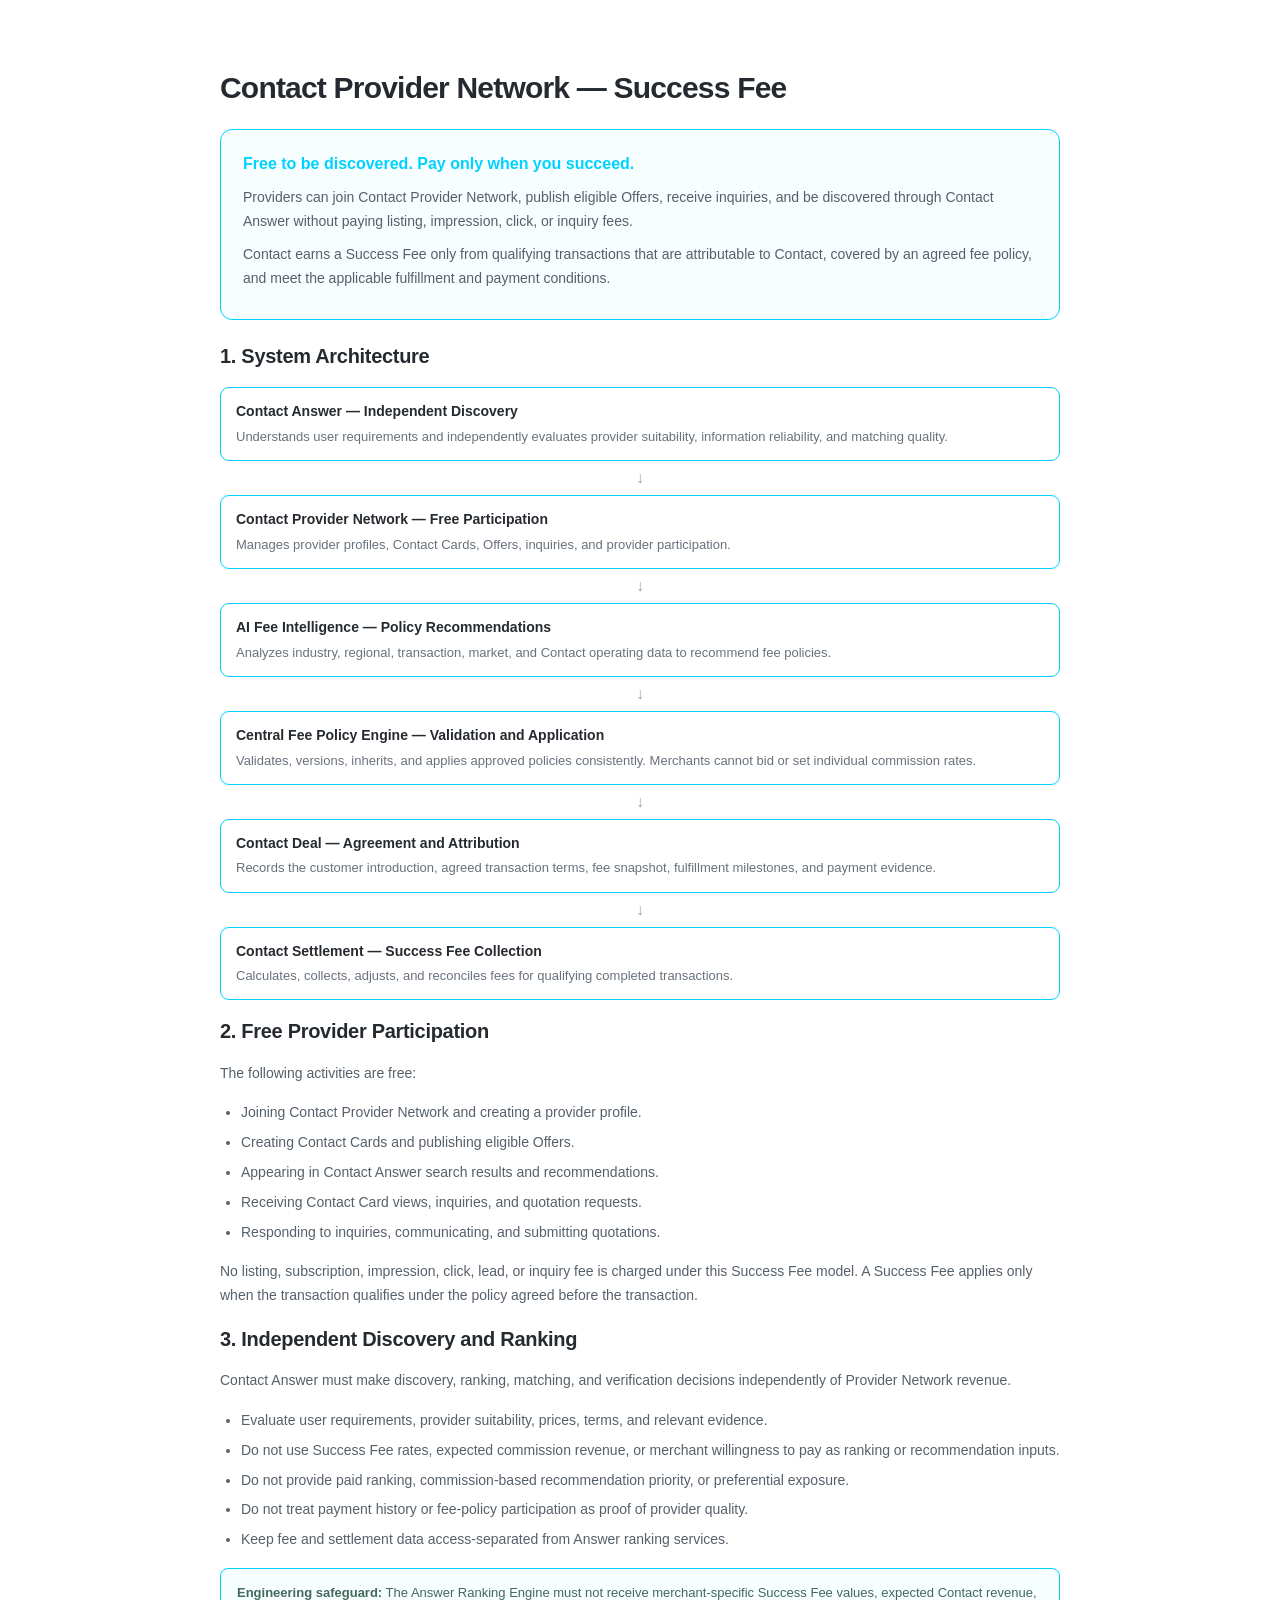
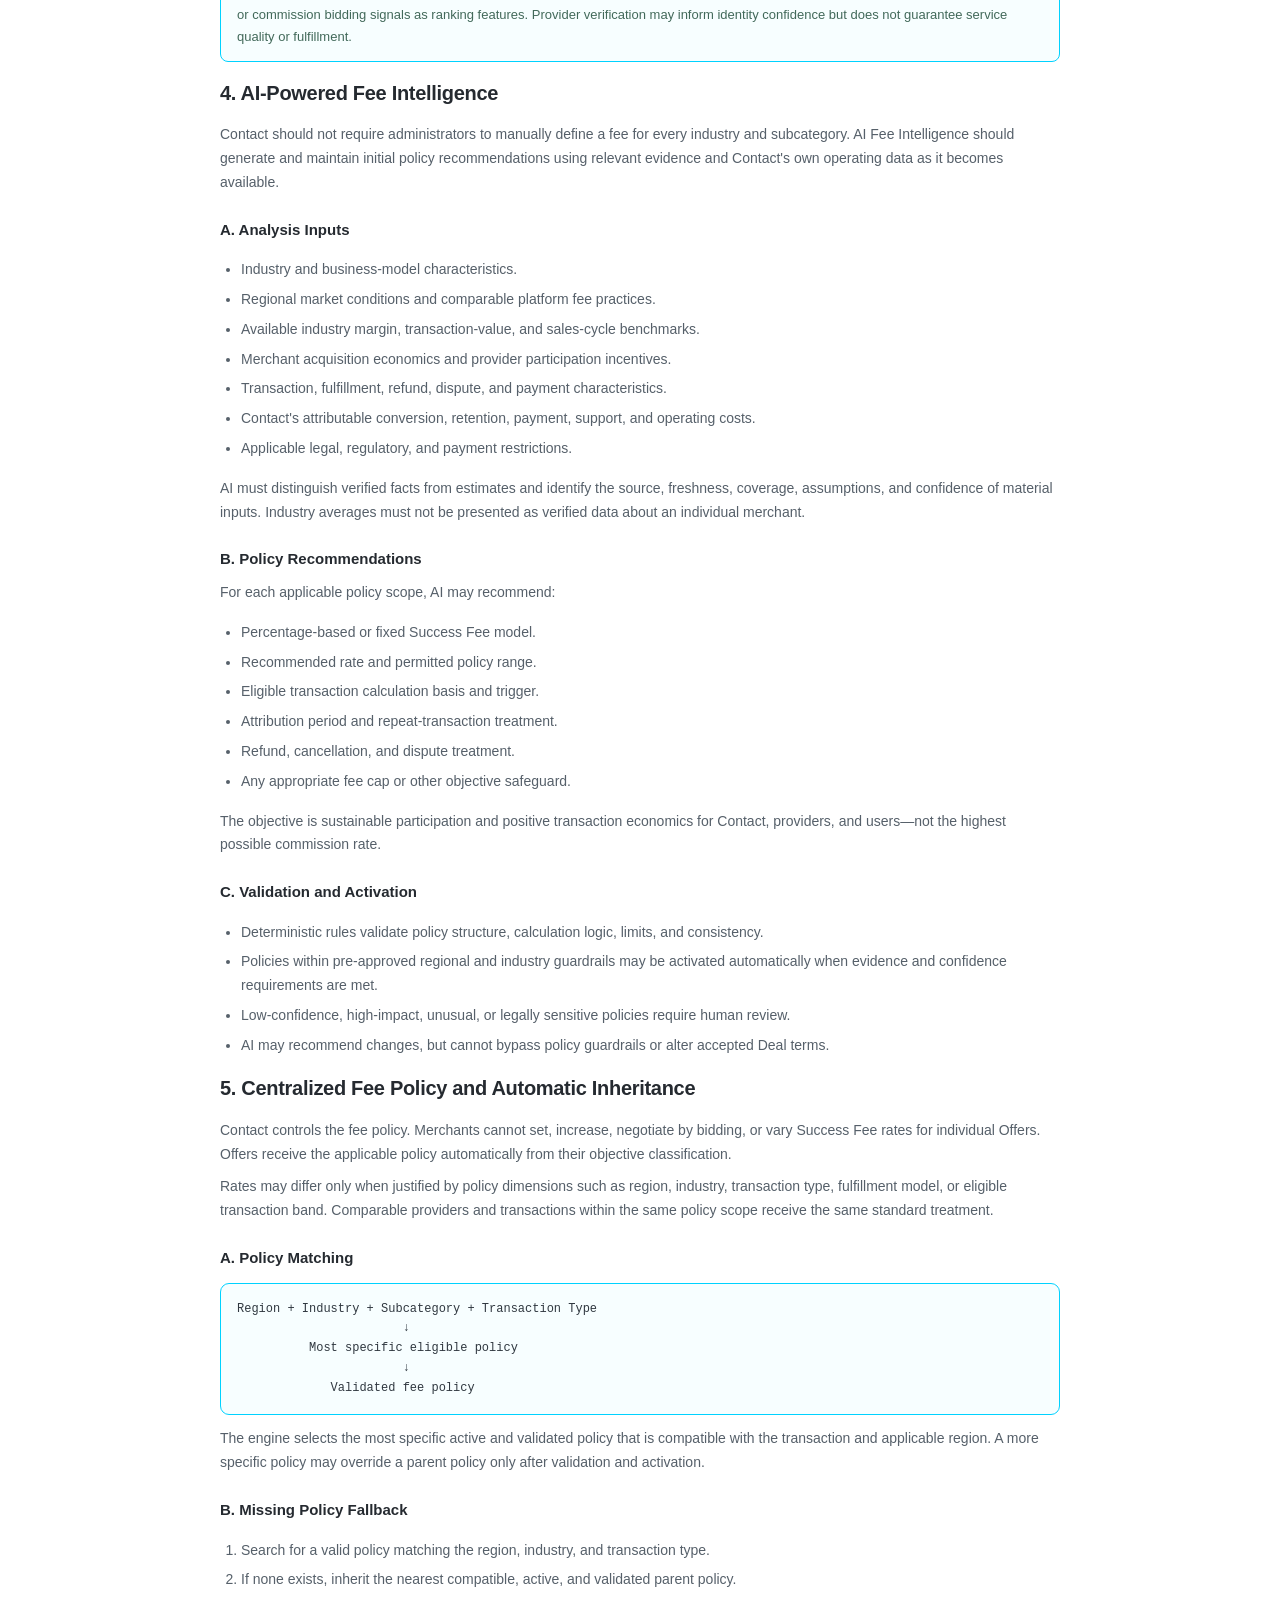
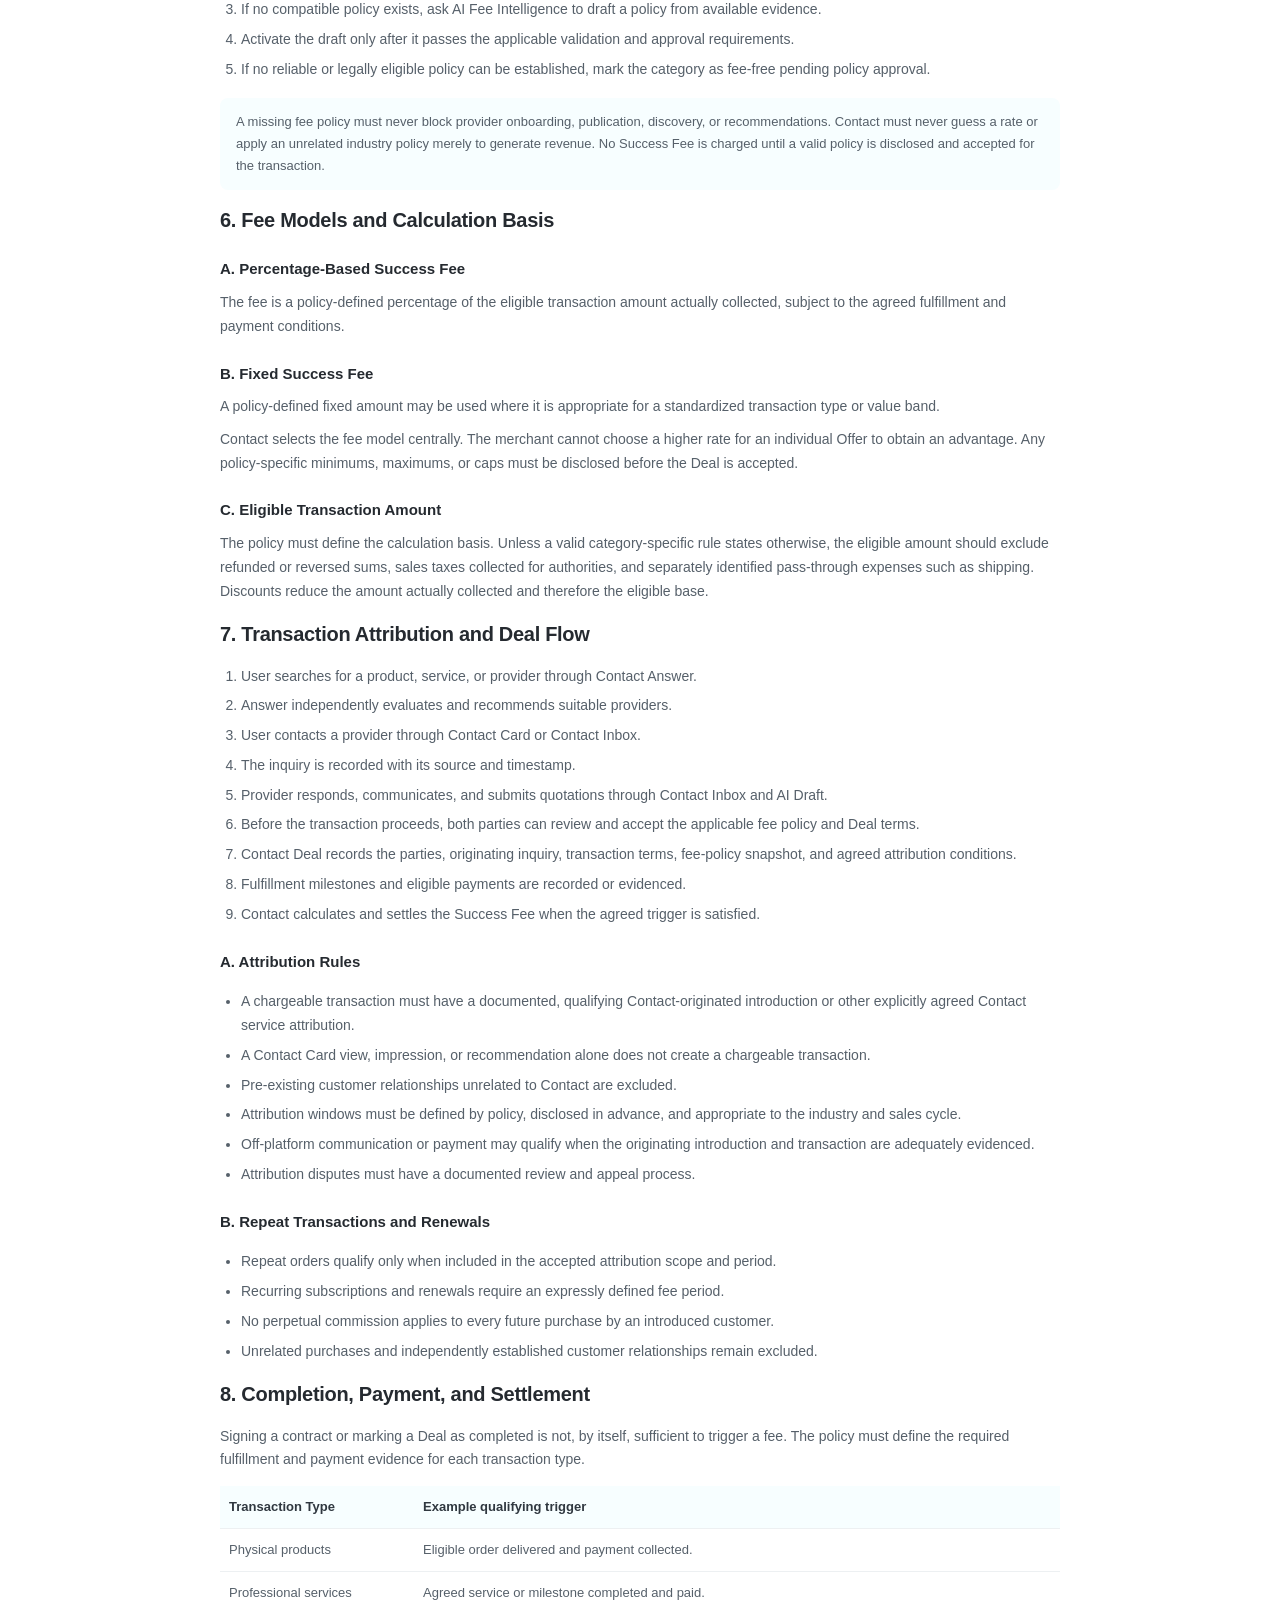
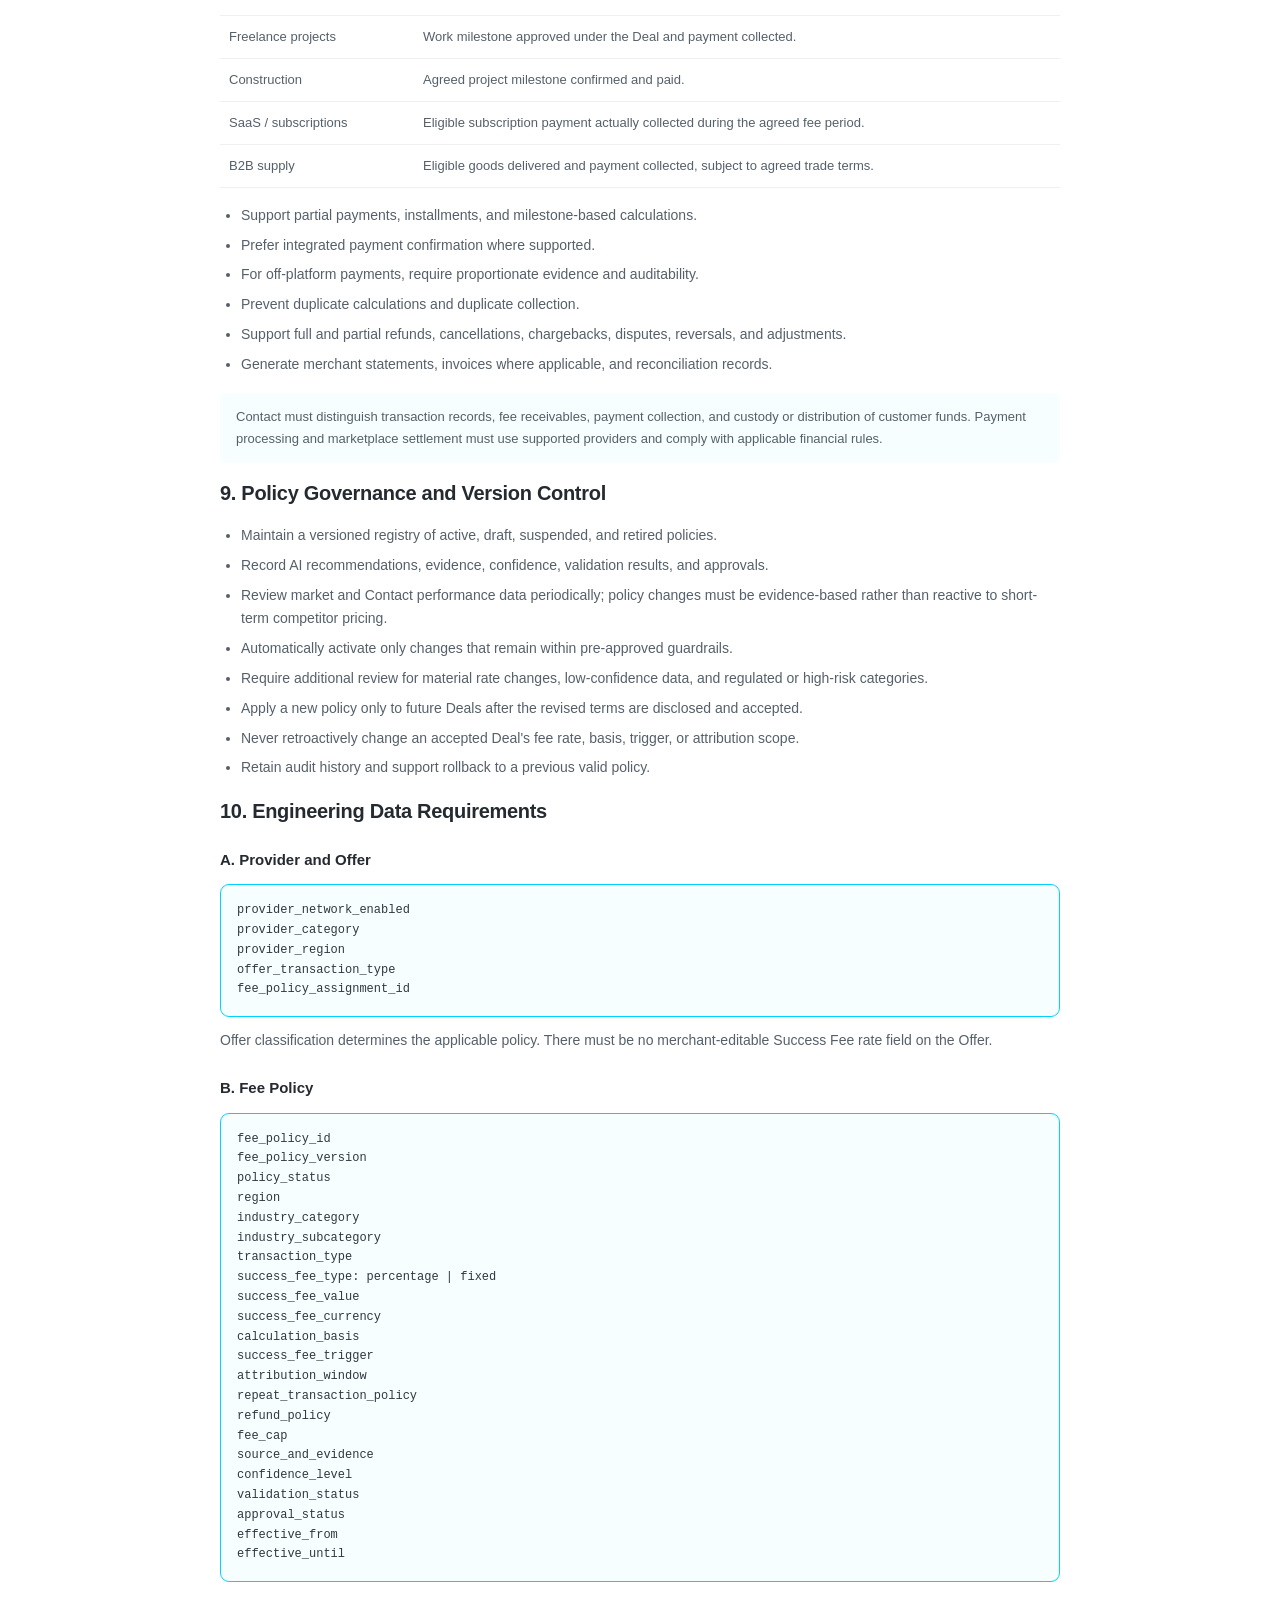
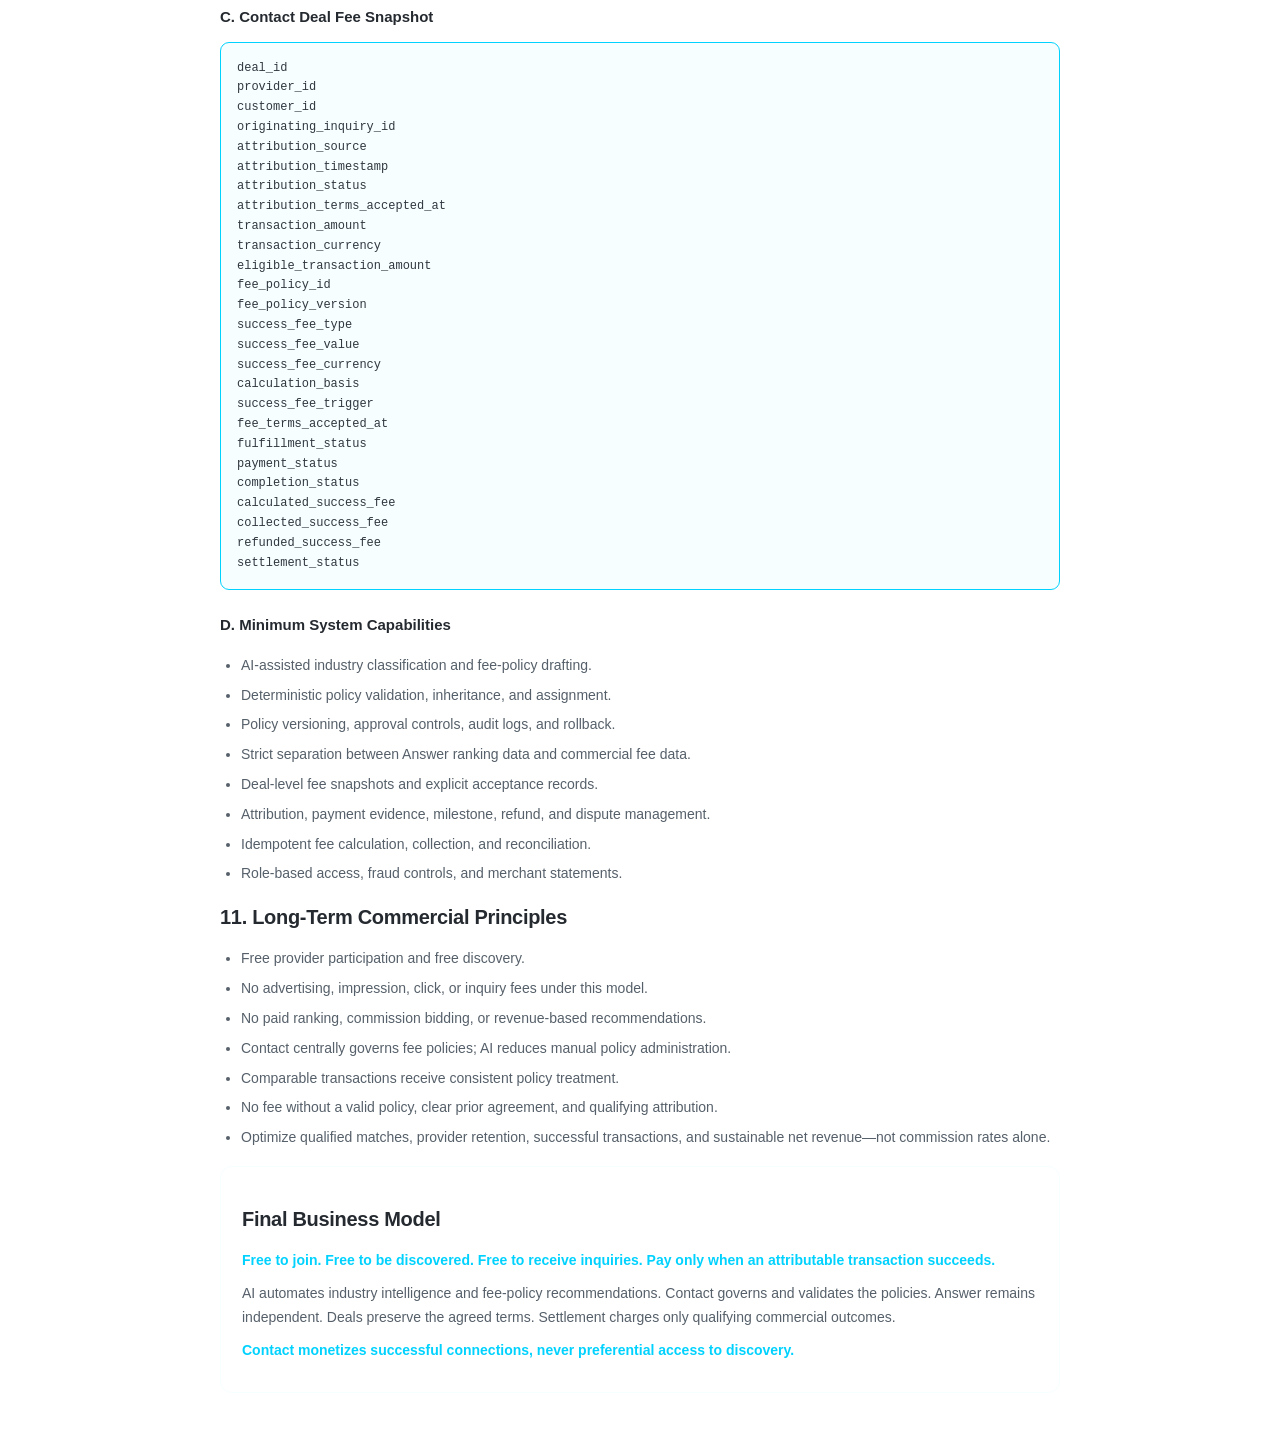
<file: dev-md/provider.html>
<!DOCTYPE html>
<html lang="en">
<head>
  <meta charset="UTF-8">
  <meta name="viewport" content="width=device-width, initial-scale=1.0">
  <meta name="theme-color" content="#ffffff">
  <meta name="description" content="Contact Provider Network — AI-powered fee policies, independent discovery, transaction attribution, and success-based settlement.">
  <title>Contact Provider Network — Success Fee</title>
  <style>
    * { box-sizing: border-box; }
    body {
      margin: 0;
      padding: 48px 24px;
      color: #252a30;
      background: #fff;
      font-family: Inter, -apple-system, BlinkMacSystemFont, "Segoe UI", sans-serif;
      line-height: 1.7;
    }
    main { max-width: 840px; margin: 0 auto; }
    h1 {
      font-size: 30px;
      line-height: 1.3;
      letter-spacing: -0.8px;
    }
    h2 {
      font-size: 20px;
      line-height: 1.4;
      letter-spacing: -0.3px;
    }
    h3 { margin: 22px 0 7px; font-size: 15px; }
    p, li { color: #56606a; font-size: 14px; }
    p { margin: 9px 0; }
    ul, ol { padding-left: 21px; }
    li { margin: 6px 0; }
    .intro {
      margin: 22px 0;
      padding: 20px 22px;
      border: 1px solid #00d2ff;
      border-radius: 12px;
      background: #f7feff;
    }
    .principle { color: #00d2ff; font-size: 16px; font-weight: 700; }
    .subtle { color: #78828c; font-size: 12px; }
    .section-note {
      margin: 14px 0;
      padding: 13px 16px;
      border-radius: 8px;
      background: #f7feff;
      color: #56606a;
      font-size: 13px;
    }
    .guardrail {
      margin: 14px 0;
      padding: 13px 16px;
      border: 1px solid #00d2ff;
      border-radius: 8px;
      background: #f7feff;
      color: #42695a;
      font-size: 13px;
    }
    .flow {
      display: grid;
      gap: 9px;
      margin: 16px 0;
    }
    .flow-item {
      padding: 12px 15px;
      border: 1px solid #00d2ff;
      border-radius: 9px;
      background: #fff;
    }
    .flow-item strong { display: block; color: #252a30; font-size: 14px; }
    .flow-item span { display: block; margin-top: 2px; color: #68727c; font-size: 13px; }
    .arrow { color: #9aa3ab; text-align: center; line-height: 1; }
    table {
      width: 100%;
      margin: 14px 0;
      border-collapse: collapse;
      font-size: 13px;
    }
    th, td {
      padding: 10px 9px;
      border-bottom: 1px solid #edf0f2;
      text-align: left;
      vertical-align: top;
    }
    th { background: #f7feff; color: #303840; font-weight: 650; }
    td { color: #56606a; }
    pre {
      overflow-x: auto;
      margin: 12px 0;
      padding: 16px;
      border: 1px solid #00d2ff;
      border-radius: 9px;
      background: #f7feff;
      color: #303840;
      font: 12px/1.65 SFMono-Regular, Consolas, monospace;
    }
    code { font-family: SFMono-Regular, Consolas, monospace; }
    .final {
      padding: 21px;
      border: 1px solid #f7feff;
      border-radius: 12px;
    }
    .final strong { color: #00d2ff; }
    @media (max-width: 600px) {
      body { padding: 28px 17px; }
      h1 { font-size: 25px; }
      h2 { font-size: 19px; }
      table { font-size: 12px; }
      th, td { padding: 8px 6px; }
    }
  </style>
</head>
<body>
<main>
  <h1>Contact Provider Network — Success Fee</h1>

  <div class="intro">
    <div class="principle">Free to be discovered. Pay only when you succeed.</div>
    <p>
      Providers can join Contact Provider Network, publish eligible Offers,
      receive inquiries, and be discovered through Contact Answer without
      paying listing, impression, click, or inquiry fees.
    </p>
    <p>
      Contact earns a Success Fee only from qualifying transactions that are
      attributable to Contact, covered by an agreed fee policy, and meet the
      applicable fulfillment and payment conditions.
    </p>
  </div>

  <h2>1. System Architecture</h2>
  <div class="flow">
    <div class="flow-item">
      <strong>Contact Answer — Independent Discovery</strong>
      <span>Understands user requirements and independently evaluates provider suitability, information reliability, and matching quality.</span>
    </div>
    <div class="arrow">↓</div>
    <div class="flow-item">
      <strong>Contact Provider Network — Free Participation</strong>
      <span>Manages provider profiles, Contact Cards, Offers, inquiries, and provider participation.</span>
    </div>
    <div class="arrow">↓</div>
    <div class="flow-item">
      <strong>AI Fee Intelligence — Policy Recommendations</strong>
      <span>Analyzes industry, regional, transaction, market, and Contact operating data to recommend fee policies.</span>
    </div>
    <div class="arrow">↓</div>
    <div class="flow-item">
      <strong>Central Fee Policy Engine — Validation and Application</strong>
      <span>Validates, versions, inherits, and applies approved policies consistently. Merchants cannot bid or set individual commission rates.</span>
    </div>
    <div class="arrow">↓</div>
    <div class="flow-item">
      <strong>Contact Deal — Agreement and Attribution</strong>
      <span>Records the customer introduction, agreed transaction terms, fee snapshot, fulfillment milestones, and payment evidence.</span>
    </div>
    <div class="arrow">↓</div>
    <div class="flow-item">
      <strong>Contact Settlement — Success Fee Collection</strong>
      <span>Calculates, collects, adjusts, and reconciles fees for qualifying completed transactions.</span>
    </div>
  </div>

  <h2>2. Free Provider Participation</h2>
  <p>The following activities are free:</p>
  <ul>
    <li>Joining Contact Provider Network and creating a provider profile.</li>
    <li>Creating Contact Cards and publishing eligible Offers.</li>
    <li>Appearing in Contact Answer search results and recommendations.</li>
    <li>Receiving Contact Card views, inquiries, and quotation requests.</li>
    <li>Responding to inquiries, communicating, and submitting quotations.</li>
  </ul>
  <p>
    No listing, subscription, impression, click, lead, or inquiry fee is charged
    under this Success Fee model. A Success Fee applies only when the
    transaction qualifies under the policy agreed before the transaction.
  </p>

  <h2>3. Independent Discovery and Ranking</h2>
  <p>
    Contact Answer must make discovery, ranking, matching, and verification
    decisions independently of Provider Network revenue.
  </p>
  <ul>
    <li>Evaluate user requirements, provider suitability, prices, terms, and relevant evidence.</li>
    <li>Do not use Success Fee rates, expected commission revenue, or merchant willingness to pay as ranking or recommendation inputs.</li>
    <li>Do not provide paid ranking, commission-based recommendation priority, or preferential exposure.</li>
    <li>Do not treat payment history or fee-policy participation as proof of provider quality.</li>
    <li>Keep fee and settlement data access-separated from Answer ranking services.</li>
  </ul>
  <div class="guardrail">
    <strong>Engineering safeguard:</strong> The Answer Ranking Engine must not receive
    merchant-specific Success Fee values, expected Contact revenue, or commission
    bidding signals as ranking features. Provider verification may inform identity
    confidence but does not guarantee service quality or fulfillment.
  </div>

  <h2>4. AI-Powered Fee Intelligence</h2>
  <p>
    Contact should not require administrators to manually define a fee for every
    industry and subcategory. AI Fee Intelligence should generate and maintain
    initial policy recommendations using relevant evidence and Contact's own
    operating data as it becomes available.
  </p>
  <h3>A. Analysis Inputs</h3>
  <ul>
    <li>Industry and business-model characteristics.</li>
    <li>Regional market conditions and comparable platform fee practices.</li>
    <li>Available industry margin, transaction-value, and sales-cycle benchmarks.</li>
    <li>Merchant acquisition economics and provider participation incentives.</li>
    <li>Transaction, fulfillment, refund, dispute, and payment characteristics.</li>
    <li>Contact's attributable conversion, retention, payment, support, and operating costs.</li>
    <li>Applicable legal, regulatory, and payment restrictions.</li>
  </ul>
  <p>
    AI must distinguish verified facts from estimates and identify the source,
    freshness, coverage, assumptions, and confidence of material inputs.
    Industry averages must not be presented as verified data about an individual
    merchant.
  </p>
  <h3>B. Policy Recommendations</h3>
  <p>For each applicable policy scope, AI may recommend:</p>
  <ul>
    <li>Percentage-based or fixed Success Fee model.</li>
    <li>Recommended rate and permitted policy range.</li>
    <li>Eligible transaction calculation basis and trigger.</li>
    <li>Attribution period and repeat-transaction treatment.</li>
    <li>Refund, cancellation, and dispute treatment.</li>
    <li>Any appropriate fee cap or other objective safeguard.</li>
  </ul>
  <p>
    The objective is sustainable participation and positive transaction economics
    for Contact, providers, and users—not the highest possible commission rate.
  </p>
  <h3>C. Validation and Activation</h3>
  <ul>
    <li>Deterministic rules validate policy structure, calculation logic, limits, and consistency.</li>
    <li>Policies within pre-approved regional and industry guardrails may be activated automatically when evidence and confidence requirements are met.</li>
    <li>Low-confidence, high-impact, unusual, or legally sensitive policies require human review.</li>
    <li>AI may recommend changes, but cannot bypass policy guardrails or alter accepted Deal terms.</li>
  </ul>

  <h2>5. Centralized Fee Policy and Automatic Inheritance</h2>
  <p>
    Contact controls the fee policy. Merchants cannot set, increase, negotiate by
    bidding, or vary Success Fee rates for individual Offers. Offers receive the
    applicable policy automatically from their objective classification.
  </p>
  <p>
    Rates may differ only when justified by policy dimensions such as region,
    industry, transaction type, fulfillment model, or eligible transaction band.
    Comparable providers and transactions within the same policy scope receive
    the same standard treatment.
  </p>
  <h3>A. Policy Matching</h3>
  <pre><code>Region + Industry + Subcategory + Transaction Type
                       ↓
          Most specific eligible policy
                       ↓
             Validated fee policy</code></pre>
  <p>
    The engine selects the most specific active and validated policy that is
    compatible with the transaction and applicable region. A more specific
    policy may override a parent policy only after validation and activation.
  </p>
  <h3>B. Missing Policy Fallback</h3>
  <ol>
    <li>Search for a valid policy matching the region, industry, and transaction type.</li>
    <li>If none exists, inherit the nearest compatible, active, and validated parent policy.</li>
    <li>If no compatible policy exists, ask AI Fee Intelligence to draft a policy from available evidence.</li>
    <li>Activate the draft only after it passes the applicable validation and approval requirements.</li>
    <li>If no reliable or legally eligible policy can be established, mark the category as fee-free pending policy approval.</li>
  </ol>
  <div class="section-note">
    A missing fee policy must never block provider onboarding, publication, discovery,
    or recommendations. Contact must never guess a rate or apply an unrelated
    industry policy merely to generate revenue. No Success Fee is charged until a
    valid policy is disclosed and accepted for the transaction.
  </div>

  <h2>6. Fee Models and Calculation Basis</h2>
  <h3>A. Percentage-Based Success Fee</h3>
  <p>
    The fee is a policy-defined percentage of the eligible transaction amount
    actually collected, subject to the agreed fulfillment and payment conditions.
  </p>
  <h3>B. Fixed Success Fee</h3>
  <p>
    A policy-defined fixed amount may be used where it is appropriate for a
    standardized transaction type or value band.
  </p>
  <p>
    Contact selects the fee model centrally. The merchant cannot choose a higher
    rate for an individual Offer to obtain an advantage. Any policy-specific
    minimums, maximums, or caps must be disclosed before the Deal is accepted.
  </p>
  <h3>C. Eligible Transaction Amount</h3>
  <p>
    The policy must define the calculation basis. Unless a valid category-specific
    rule states otherwise, the eligible amount should exclude refunded or reversed
    sums, sales taxes collected for authorities, and separately identified
    pass-through expenses such as shipping. Discounts reduce the amount actually
    collected and therefore the eligible base.
  </p>

  <h2>7. Transaction Attribution and Deal Flow</h2>
  <ol>
    <li>User searches for a product, service, or provider through Contact Answer.</li>
    <li>Answer independently evaluates and recommends suitable providers.</li>
    <li>User contacts a provider through Contact Card or Contact Inbox.</li>
    <li>The inquiry is recorded with its source and timestamp.</li>
    <li>Provider responds, communicates, and submits quotations through Contact Inbox and AI Draft.</li>
    <li>Before the transaction proceeds, both parties can review and accept the applicable fee policy and Deal terms.</li>
    <li>Contact Deal records the parties, originating inquiry, transaction terms, fee-policy snapshot, and agreed attribution conditions.</li>
    <li>Fulfillment milestones and eligible payments are recorded or evidenced.</li>
    <li>Contact calculates and settles the Success Fee when the agreed trigger is satisfied.</li>
  </ol>
  <h3>A. Attribution Rules</h3>
  <ul>
    <li>A chargeable transaction must have a documented, qualifying Contact-originated introduction or other explicitly agreed Contact service attribution.</li>
    <li>A Contact Card view, impression, or recommendation alone does not create a chargeable transaction.</li>
    <li>Pre-existing customer relationships unrelated to Contact are excluded.</li>
    <li>Attribution windows must be defined by policy, disclosed in advance, and appropriate to the industry and sales cycle.</li>
    <li>Off-platform communication or payment may qualify when the originating introduction and transaction are adequately evidenced.</li>
    <li>Attribution disputes must have a documented review and appeal process.</li>
  </ul>
  <h3>B. Repeat Transactions and Renewals</h3>
  <ul>
    <li>Repeat orders qualify only when included in the accepted attribution scope and period.</li>
    <li>Recurring subscriptions and renewals require an expressly defined fee period.</li>
    <li>No perpetual commission applies to every future purchase by an introduced customer.</li>
    <li>Unrelated purchases and independently established customer relationships remain excluded.</li>
  </ul>

  <h2>8. Completion, Payment, and Settlement</h2>
  <p>
    Signing a contract or marking a Deal as completed is not, by itself, sufficient
    to trigger a fee. The policy must define the required fulfillment and payment
    evidence for each transaction type.
  </p>
  <table>
    <thead>
      <tr><th>Transaction Type</th><th>Example qualifying trigger</th></tr>
    </thead>
    <tbody>
      <tr><td>Physical products</td><td>Eligible order delivered and payment collected.</td></tr>
      <tr><td>Professional services</td><td>Agreed service or milestone completed and paid.</td></tr>
      <tr><td>Freelance projects</td><td>Work milestone approved under the Deal and payment collected.</td></tr>
      <tr><td>Construction</td><td>Agreed project milestone confirmed and paid.</td></tr>
      <tr><td>SaaS / subscriptions</td><td>Eligible subscription payment actually collected during the agreed fee period.</td></tr>
      <tr><td>B2B supply</td><td>Eligible goods delivered and payment collected, subject to agreed trade terms.</td></tr>
    </tbody>
  </table>
  <ul>
    <li>Support partial payments, installments, and milestone-based calculations.</li>
    <li>Prefer integrated payment confirmation where supported.</li>
    <li>For off-platform payments, require proportionate evidence and auditability.</li>
    <li>Prevent duplicate calculations and duplicate collection.</li>
    <li>Support full and partial refunds, cancellations, chargebacks, disputes, reversals, and adjustments.</li>
    <li>Generate merchant statements, invoices where applicable, and reconciliation records.</li>
  </ul>
  <div class="section-note">
    Contact must distinguish transaction records, fee receivables, payment collection,
    and custody or distribution of customer funds. Payment processing and marketplace
    settlement must use supported providers and comply with applicable financial rules.
  </div>

  <h2>9. Policy Governance and Version Control</h2>
  <ul>
    <li>Maintain a versioned registry of active, draft, suspended, and retired policies.</li>
    <li>Record AI recommendations, evidence, confidence, validation results, and approvals.</li>
    <li>Review market and Contact performance data periodically; policy changes must be evidence-based rather than reactive to short-term competitor pricing.</li>
    <li>Automatically activate only changes that remain within pre-approved guardrails.</li>
    <li>Require additional review for material rate changes, low-confidence data, and regulated or high-risk categories.</li>
    <li>Apply a new policy only to future Deals after the revised terms are disclosed and accepted.</li>
    <li>Never retroactively change an accepted Deal's fee rate, basis, trigger, or attribution scope.</li>
    <li>Retain audit history and support rollback to a previous valid policy.</li>
  </ul>

  <h2>10. Engineering Data Requirements</h2>
  <h3>A. Provider and Offer</h3>
  <pre><code>provider_network_enabled
provider_category
provider_region
offer_transaction_type
fee_policy_assignment_id</code></pre>
  <p>
    Offer classification determines the applicable policy. There must be no
    merchant-editable Success Fee rate field on the Offer.
  </p>
  <h3>B. Fee Policy</h3>
  <pre><code>fee_policy_id
fee_policy_version
policy_status
region
industry_category
industry_subcategory
transaction_type
success_fee_type: percentage | fixed
success_fee_value
success_fee_currency
calculation_basis
success_fee_trigger
attribution_window
repeat_transaction_policy
refund_policy
fee_cap
source_and_evidence
confidence_level
validation_status
approval_status
effective_from
effective_until</code></pre>
  <h3>C. Contact Deal Fee Snapshot</h3>
  <pre><code>deal_id
provider_id
customer_id
originating_inquiry_id
attribution_source
attribution_timestamp
attribution_status
attribution_terms_accepted_at
transaction_amount
transaction_currency
eligible_transaction_amount
fee_policy_id
fee_policy_version
success_fee_type
success_fee_value
success_fee_currency
calculation_basis
success_fee_trigger
fee_terms_accepted_at
fulfillment_status
payment_status
completion_status
calculated_success_fee
collected_success_fee
refunded_success_fee
settlement_status</code></pre>
  <h3>D. Minimum System Capabilities</h3>
  <ul>
    <li>AI-assisted industry classification and fee-policy drafting.</li>
    <li>Deterministic policy validation, inheritance, and assignment.</li>
    <li>Policy versioning, approval controls, audit logs, and rollback.</li>
    <li>Strict separation between Answer ranking data and commercial fee data.</li>
    <li>Deal-level fee snapshots and explicit acceptance records.</li>
    <li>Attribution, payment evidence, milestone, refund, and dispute management.</li>
    <li>Idempotent fee calculation, collection, and reconciliation.</li>
    <li>Role-based access, fraud controls, and merchant statements.</li>
  </ul>

  <h2>11. Long-Term Commercial Principles</h2>
  <ul>
    <li>Free provider participation and free discovery.</li>
    <li>No advertising, impression, click, or inquiry fees under this model.</li>
    <li>No paid ranking, commission bidding, or revenue-based recommendations.</li>
    <li>Contact centrally governs fee policies; AI reduces manual policy administration.</li>
    <li>Comparable transactions receive consistent policy treatment.</li>
    <li>No fee without a valid policy, clear prior agreement, and qualifying attribution.</li>
    <li>Optimize qualified matches, provider retention, successful transactions, and sustainable net revenue—not commission rates alone.</li>
  </ul>

  <div class="final">
    <h2>Final Business Model</h2>
    <p><strong>Free to join. Free to be discovered. Free to receive inquiries. Pay only when an attributable transaction succeeds.</strong></p>
    <p>
      AI automates industry intelligence and fee-policy recommendations.
      Contact governs and validates the policies. Answer remains independent.
      Deals preserve the agreed terms. Settlement charges only qualifying
      commercial outcomes.
    </p>
    <p><strong>Contact monetizes successful connections, never preferential access to discovery.</strong></p>
  </div>
</main>
</body>
</html>
</file>
<file: style.css>
:root {
    --bg: #ffffff;
    --sidebar: #f7f8fa;
    --surface: #ffffff;
    --surface-hover: #dff9ff;
    --border: #e7e8eb;
    --text: #17181a;
    --text-secondary: #6b6f76;
    --text-tertiary: #9da1a8;
    --accent: #00d2ff;
    --accent-dark: #00d2ff;
    --accent-soft: rgba(0, 207, 238, 0.10);
    --danger: #ff5555;
    --sidebar-width: 272px;
    --content-width: 800px;
}

/* ==================================================
   RESET
================================================== */

* {
    box-sizing: border-box;
}

html,
body {
    width: 100%;
    min-height: 100%;
    margin: 0;
}

html {
    overflow-y: auto;
}

body {
    font-family: Inter,-apple-system,BlinkMacSystemFont,"SF Pro Display",sans-serif;
    background: var(--bg);
    color: var(--text);
    overflow-x: hidden;
}

button,
textarea,
input {
    font: inherit;
}

button {
    border: 0;
    background: none;
    cursor: pointer;
}

/* ==================================================
   APP
================================================== */

.app {
    display: flex;
    width: 100%;
    min-height: 100vh;
    overflow-x: clip;
}

/* ==================================================
   SIDEBAR — DESKTOP
================================================== */

.sidebar {
    position: fixed;
    top: 0;
    width: var(--sidebar-width);
    height: 100vh;
    flex: 0 0 auto;
    display: flex;
    flex-direction: column;
    padding: 0px 14px 14px;
    background: var(--sidebar);
    border-right: 1px solid var(--border);

    /*
     * No transition during normal layout/resizing.
     * Animation is enabled only while the user
     * explicitly opens or closes the sidebar.
     */
    transition: none;

    z-index: 100;
}

.sidebar.animate {
    transition:
        width 0.18s ease,
        padding 0.18s ease,
        border-color 0.18s ease;
}

.sidebar.closed {
    width: 0;
    padding-left: 0;
    padding-right: 0;
    border-right-color: transparent;
    overflow: hidden;
}

/* ==================================================
   BRAND
================================================== */

.brand {
    height: 60px;
    display: flex;
    align-items: center;
    justify-content: space-between;
    padding: 0 8px;
}

.brand-logo {
    display: inline-flex;
    align-items: center;
    flex-shrink: 0;
}

.brand-logo img {
    display: block;
    width: 132px;
    height: 22px;
    transform: translateX(-8px);
    object-fit: contain;
    user-select: none;
    -webkit-user-drag: none;
    pointer-events: none;
}

.brand-actions {
    display: flex;
    align-items: center;
    gap: 2px;
    flex-shrink: 0;
}

.api-button {
    height: 30px;
    padding: 0 9px;
    display: inline-flex;
    align-items: center;
    justify-content: center;
    border-radius: 8px;
    color: var(--text-secondary);
    background: transparent;
    font-size: 12px;
    font-weight: 550;
    letter-spacing: -0.01em;
    white-space: nowrap;

    transition:
        background 0.15s ease,
        color 0.15s ease;
}

.api-button:hover {
    background: var(--surface-hover);
    color: var(--text);
}

.sidebar-toggle {
    width: 32px;
    height: 32px;
    display: grid;
    place-items: center;
    flex-shrink: 0;
    border-radius: 8px;
    color: var(--text-secondary);
    font-size: 18px;
    margin-right: -8px;

    transition:
        background 0.15s ease,
        color 0.15s ease;
}

.sidebar-toggle:hover {
    background: var(--surface-hover);
    color: var(--text);
}

.close-icon {
    display: inline-block;
    transform: translateY(-2px);
    user-select: none;
}


/* =========================================================
   TOPBAR BRAND LOGO
   ========================================================= */

.topbar-brand-logo {
    display: none;
    flex-shrink: 0;
    align-items: center;
    cursor: pointer;
}

.topbar-brand-logo img {
    display: block;
    width: 150px;
    height: 25px;
    object-fit: contain;
    user-select: none;
    -webkit-user-drag: none;
    pointer-events: none;
}

.sidebar.closed ~ .main .topbar-brand-logo {
    display: inline-flex;
}

@media (max-width: 760px) {

    .topbar-brand-logo {
        display: inline-flex;
    }

    body.sidebar-open .topbar-brand-logo {
        display: none;
    }

    .topbar-brand-logo img {
        width: 132px;
        height: auto;
    }

    .topbar-left {
        gap: 6px;
        min-width: 0;
    }

}

.hero-mark {
    position: relative;
}

.hero-mark img {
    position: absolute;
    inset: 0;
    width: 100%;
    height: 100%;
    object-fit: contain;
    display: block;
    user-select: none;
    -webkit-user-drag: none;
    pointer-events: none;
}

.hero-mark-source {
    z-index: 1;
    animation: logo-sequence 2.5s linear forwards;
}

.hero-mark-blink {
    z-index: 2;
    opacity: 0;
    animation: logo-blink 2s linear forwards;
}

.hero-mark-final {
    z-index: 3;
    opacity: 0;
    animation: answer-sequence 2.5s linear forwards;
}

@keyframes logo-sequence {
    0% {
        opacity: 1;
        transform: scale(0);
        animation-timing-function: cubic-bezier(.16, 1, .3, 1);
    }

    20% {
        transform: scale(1.05);
        animation-timing-function: cubic-bezier(.4, 0, .2, 1);
    }

    26% {
        transform: scale(.99);
        animation-timing-function: cubic-bezier(.4, 0, .2, 1);
    }

    32% {
        transform: scale(1);
    }

    80% {
        opacity: 1;
        transform: scale(1);
        filter: blur(0);
        animation-timing-function: ease-in;
    }

    100% {
        opacity: 0;
        transform: scale(.1) rotate(360deg);
        filter: blur(8px);
    }
}

@keyframes logo-blink {
    0%, 59% {
        opacity: 0;
    }

    60%, 66% {
        opacity: 1;
    }

    67%, 100% {
        opacity: 0;
    }
}

@keyframes answer-sequence {
    0%, 80% {
        opacity: 0;
        transform: scale(.1) rotate(-180deg);
        filter: blur(8px);
    }

    93% {
        opacity: 1;
        transform: scale(1.08) rotate(10deg);
        filter: blur(0);
        animation-timing-function: cubic-bezier(.2, .8, .2, 1);
    }

    100% {
        opacity: 1;
        transform: scale(1) rotate(0);
        filter: blur(0);
    }
}

@media (prefers-reduced-motion: reduce) {
    .hero-mark-source,
    .hero-mark-blink,
    .hero-mark-final {
        animation: none;
    }

    .hero-mark-source,
    .hero-mark-blink {
        opacity: 0;
    }

    .hero-mark-final {
        opacity: 1;
        transform: none;
        filter: none;
    }
}

/* =========================================================
   MOBILE TOPBAR — 500px
   ========================================================= */

@media (max-width: 500px) {

    .topbar {
        padding: 0 8px;
    }

    .topbar-left {
        flex: 0 1 auto;
        min-width: 0;
        gap: 2px;
        margin-left: 0;
    }

    .topbar-brand-logo {
        display: inline-flex;
        flex: 0 0 auto;
        min-width: 0;
    }

    .topbar-brand-logo img {
        display: block;
        width: 132px;
        height: auto;
        max-width: none;
        object-fit: contain;
    }

    .topbar-right .recharge-button {
        display: none;
    }
}

/* ==================================================
   NEW ANSWER
================================================== */

.new-answer {
    width: 100%;
    height: 42px;
    display: flex;
    align-items: center;
    gap: 10px;
    padding: 0 14px;
    border-radius: 12px;
    color: var(--text);
    background: var(--surface);
    border: 1px solid var(--border);
    font-size: 14px;
    font-weight: 500;
    box-shadow:
        0 1px 2px rgba(0, 0, 0, 0.02);

    transition:
        background 0.15s ease,
        border-color 0.15s ease;
}

.new-answer:hover {
    background: #fbfbfc;
    border-color: #dcdfe3;
}

.new-answer-icon {
    width: 20px;
    height: 20px;
    display: grid;
    place-items: center;
    border-radius: 50%;
    font-size: 16px;
    font-weight: 300;
}

.add-symbol {
    display: inline-block;
    transform: translateY(-1px);
    user-select: none;
}

/* ==================================================
   HISTORY
================================================== */

.history {
    flex: 1;
    min-height: 0;
    overflow-y: auto;
    scrollbar-gutter: stable;
    margin-top: 14px;
    margin-right: -14px;
    padding: 0 8px 0 2px;
}

.history-label {
    padding: 0 10px 8px;
    color: var(--text-tertiary);
    font-size: 12px;
    font-weight: 600;
    text-transform: uppercase;
    letter-spacing: 0.08em;
}

/*
 * Separate wrapper prevents invalid button-inside-button markup.
 */
.history-item-wrap {
    position: relative;
    width: 100%;
}

.history-item {
    position: relative;
    width: 100%;
    min-height: 38px;
    display: flex;
    align-items: center;
    padding: 8px 38px 8px 10px;
    margin-bottom: 2px;
    border-radius: 8px;
    color: var(--text-secondary);
    font-size: 14px;
    text-align: left;
    overflow: hidden;
    white-space: nowrap;
    text-overflow: ellipsis;

    transition:
        background 0.15s ease,
        color 0.15s ease;
}

.history-item:hover {
    background: var(--surface-hover);
    color: var(--text);
}

.history-item.active {
    background: #eceef1;
    color: var(--text);
    font-weight: 500;
}

.history-more {
    position: absolute;
    right: 6px;
    top: 50%;
    width: 28px;
    height: 28px;
    transform: translateY(-50%);
    display: none;
    place-items: center;
    border-radius: 8px;
    color: var(--text-secondary);
    font-size: 18px;
    z-index: 2;
}

.history-item-wrap:hover .history-more {
    display: grid;
}

.history-item:not(.favorite-history-item) {
    display: block;
    min-width: 0;
    overflow: hidden;
    white-space: nowrap;
    text-overflow: ellipsis;
}

.history-more:hover {
    background: #dff9ff;
    color: var(--text);
}

.history-more-dots {
    display: inline-block;
    transform: translateY(-2px);
    user-select: none;
}

.history-item-wrap {
    min-width: 0;
}

.history-title-viewport {
    display: block;
    min-width: 0;
    max-width: 100%;
    overflow: hidden;
    white-space: nowrap;
    text-overflow: ellipsis;
}

.history-item:not(.favorite-history-item) .history-title-viewport {
    width: 100%;
}

.favorite-history-item .history-title-viewport {
    flex: 1 1 0%;
    width: 0;
}

.history-title-viewport.is-scrolling {
    text-overflow: clip;
}

/* ==================================================
   HISTORY MENU
================================================== */

.history-menu {
    position: fixed !important;
    z-index: 300;
    width: 200px;
    padding: 6px;
    display: none;
    background: rgba(255, 255, 255);
    border-radius: 12px;
    box-shadow:
        0 12px 35px rgba(0, 0, 0, 0.12),
        0 2px 8px rgba(0, 0, 0, 0.05);
}

.history-menu.room-header-menu {
    right: auto !important;
    right: 16px !important;
}

.history-menu.open {
    display: block;
}

.menu-item {
    width: 100%;
    height: 36px;
    display: flex;
    align-items: center;
    gap: 5px;
    padding: 0 5px;
    border-radius: 8px;
    color: var(--text);
    font-size: 14px;
    text-align: left;

    transition: background 0.12s ease;
}

.menu-item:hover {
    background: var(--surface-hover);
}

.menu-item.danger {
    color: var(--danger);
}

.history-menu .menu-icon {
    width: 24px;
    height: 24px;
    flex: 0 0 24px;
    display: grid;
    place-items: center;
}

.history-menu .menu-icon img {
    width: 24px;
    height: 24px;
    display: block;
    object-fit: contain;
    pointer-events: none;
    user-select: none;
}

.menu-item.danger .menu-icon {
    color: var(--danger);
}

/* =========================
   DIVIDERS
========================= */

.menu-divider {
  height: 1px;
  margin: 7px 7px;
  background: linear-gradient(
    90deg,
    transparent 0%,
    rgba(0, 0, 0, .065) 20%,
    rgba(0, 0, 0, .065) 80%,
    transparent 100%
  );
}

.favorite-history-item {
    display: flex;
    align-items: center;
    gap: 2px;
    min-width: 0;
    text-align: left;
}

.history-favorite-icon {
    width: 22px;
    height: 22px;
    flex: 0 0 22px;
    object-fit: contain;
    user-select: none;
}

.favorite-history-title {
    min-width: 0;
    overflow: hidden;
    text-overflow: ellipsis;
    white-space: nowrap;
}

.recents-label {
    margin-top: 16px;
}

/* ==================================================
   SIDEBAR FOOTER
================================================== */

.sidebar-footer {
    padding-top: 10px;
    position: relative;
    border-top: none;
}

.sidebar-footer::before {
    content: "";
    position: absolute;
    top: 0;
    left: 0;
    right: 0;
    height: 1px;
    background: linear-gradient(
        to right,
        transparent 0%,
        #e5e7eb 12%,
        #e5e7eb 88%,
        transparent 100%
    );
    pointer-events: none;
}

.credits {
    display: flex;
    align-items: center;
    justify-content: space-between;
    padding: 9px 8px 9px 10px;
    border-radius: 10px;
}

.credits-left {
    display: flex;
    flex-direction: column;
    gap: 2px;
}

.credits-label {
    font-size: 11px;
    color: var(--text-secondary);
}

.credits-value {
    font-size: 12px;
    font-weight: 600;
    color: var(--text);
}

.credits-link {
    display: inline-flex;
    align-items: center;
    gap: 6px;
    color: inherit;
    text-decoration: none;
    white-space: nowrap;
    cursor: pointer;
    -webkit-tap-highlight-color: transparent;
}

.credits-link .credit-dot {
    flex-shrink: 0;
}

.credits-link .credits-count,
.credits-link .credits-label {
    display: inline-block;
    flex-shrink: 0;
}

.credits-link:hover {
    color: var(--text);
}

.answer-credits {
    font-size: 10px;
}

.recharge-button {
    height: 30px;
    padding: 0 10px;
    border-radius: 999px;
    background: var(--accent);
    color: #ffffff;
    font-size: 12px;
    font-weight: 600;

    transition: opacity 0.15s ease;
}

.recharge-button:hover {
    opacity: 0.8;
}
/* ==================================================
   MAIN
================================================== */

.main {
    position: relative;
    flex: 0 0 calc(100% - var(--sidebar-width));
    width: calc(100% - var(--sidebar-width));
    margin-left: var(--sidebar-width);
    min-width: 0;
    background: var(--bg);
}

.sidebar.closed ~ .main {
    flex-basis: 100%;
    width: 100%;
    margin-left: 0;
}

/* ==================================================
   TOPBAR
================================================== */

.topbar {
    position: fixed;
    top: 0;
    left: 0;
    right: 0;
    z-index: 50;
    height: 60px;
    display: flex;
    align-items: center;
    background: transparent;
    justify-content: space-between;
    padding: 0 22px;
}

body.room-mode .topbar {
    background: linear-gradient(
    to bottom,
    rgba(255, 255, 255, 1) 0%,
    rgba(255, 255, 255, 1) 90%,
    rgba(255, 255, 255, 0.80) 100%
  );
}

.topbar-left {
    display: flex;
    align-items: center;
    gap: 8px;
    margin-left: var(--sidebar-width);
}

.sidebar.closed ~ .main .topbar-left {
    margin-left: 0;
}

/*
 * Desktop:
 * hidden while sidebar is open.
 *
 * It becomes visible only when .sidebar.closed.
 */
.mobile-menu {
    width: 36px;
    height: 36px;
    display: none;
    place-items: center;
    border-radius: 8px;
    color: var(--text-secondary);
    font-size: 16px;
    line-height: 1;
    user-select: none;
    background: rgba(255,255,255,.72);
    backdrop-filter: blur(8px);
    -webkit-backdrop-filter: blur(8px); 
}

.mobile-menu:hover {
    background: var(--surface-hover);
    color: var(--text);
}

.sidebar.closed ~ .main .mobile-menu {
    display: grid;
}

/* ==================================================
   SEARCH
================================================== */

.search-button {
    width: 36px;
    height: 36px;
    display: grid;
    place-items: center;
    border-radius: 12px;
    color: var(--text-secondary);
    font-size: 30px;
    line-height: 0;
    background: rgba(255,255,255,.72);
    backdrop-filter: blur(8px);
    -webkit-backdrop-filter: blur(8px); 
    transition:
        background 0.15s ease,
        color 0.15s ease;
}

.search-button:hover {
    background: var(--surface-hover);
    color: var(--text);
}

.search-icon {
    width: 24px;
    height: 24px;
    display: block;
    object-fit: contain;
    pointer-events: none;
    user-select: none;
}

.topbar-right {
    display: flex;
    align-items: center;
    gap: 8px;
}

.credit-pill {
    display: flex;
    align-items: center;
    gap: 6px;
    padding: 7px 10px;
    border: 1px solid var(--border);
    border-radius: 999px;
    font-size: 12px;
    color: var(--text-secondary);
    background: #ffffff;
    text-decoration: none;
    white-space: nowrap;
    cursor: pointer;
    flex-shrink: 0;
    position: relative;
    z-index: 51;

    transition:
        background 0.15s ease,
        border-color 0.15s ease,
        color 0.15s ease,
        box-shadow 0.15s ease;
}

.credit-pill:hover,
.credit-pill:hover .credits-count,
.credit-pill:hover .credits-label {
    color: var(--text);
}

.credit-pill:hover {
    background: var(--surface-hover);
    border-color: var(--accent);
}

.credit-pill:focus-visible {
    outline: 2px solid var(--accent);
    outline-offset: 2px;
}

.credit-dot {
    width: 6px;
    height: 6px;
    border-radius: 50%;
    background: var(--accent);
}

@media (max-width: 450px) {

    .mobile-menu,
    .search-button {
        width: 28px;
        height: 28px;
        padding: 0;
        display: grid;
        place-items: center;
        flex-shrink: 0;
    }

    .search-icon,
    .menu-icon,
    .mobile-menu img {
        display: block;
        width: 22px;
        height: 22px;
        object-fit: contain;
        margin: 0;
        user-select: none;
        -webkit-user-drag: none;
        pointer-events: none;
    }

    .credit-pill {
        gap: 3px;
        padding: 5px;
        font-size: 10px;
    }

    .topbar-left {
    gap: 4px;
    }

    .topbar-right {
    gap: 4px;
}
}

.avatar {
    width: 36px;
    height: 36px;
    display: grid;
    place-items: center;
    border-radius: 50%;
    background: var(--accent);
    color: #ffffff;
    font-size: 12px;
    font-weight: 600;
    margin-right: -5px;
    margin-left: 5px;
    flex-shrink: 0;
}

.menu-icon {
    width: 24px;
    height: 24px;
    display: block;
    object-fit: contain;
    pointer-events: none;
}

/* ==================================================
   CONVERSATION
================================================== */

.conversation {
    width: 100%;
    display: flex;
    flex-direction: column;
}

/* ==================================================
   EMPTY STATE
================================================== */

.empty-state {
    min-height: calc(100vh - 60px);
    box-sizing: border-box;
    display: flex;
    align-items: center;
    justify-content: center;
    padding: 24px;
}

.hero {
    width: min(var(--content-width), 100%);
    text-align: center;
}

.hero-mark {
    width: 100px;
    height: 100px;
    margin: 42px auto 12px;
}

.hero-mark img {
    width: 100%;
    height: 100%;
    display: block;
    object-fit: contain;
    user-select: none;
    -webkit-user-drag: none;
    pointer-events: none;
}

.hero h1 {
    margin: 0;
    font-size: clamp(24px, 2vw, 32px);
    line-height: 1.08;
    letter-spacing: -0.045em;
    font-weight: 650;
}

.hero p {
    max-width: 530px;
    margin: 14px auto 30px;
    color: var(--text-secondary);
    font-size: 14px;
    line-height: 1.6;
}

.learn-more {
    display: inline-block;
    font-size: 12px;
    font-weight: 500;
    color: var(--text-secondary);
    text-decoration: none;
    transition: opacity 0.2s ease;
}

.learn-more:hover {
    color: var(--text);
}

/* ==================================================
   COMPOSER
================================================== */

.composer-wrap {
    position: relative;
    width: min(var(--content-width), 100%);
    margin: 0 auto 18px;
}

.composer {
    position: relative;
    width: 100%;
    background: #ffffff;
    border: 1px solid #dfe2e6;
    border-radius: 20px;
    box-shadow:
        0 1px 2px rgba(0, 0, 0, 0.03),
        0 10px 35px rgba(0, 0, 0, 0.07);

    transition:
        border-color 0.15s ease,
        box-shadow 0.15s ease;
}

.composer:focus-within {
    border-color: hsl(210, 11%, 82%);
    box-shadow:
        0 1px 2px rgba(0, 0, 0, 0.03),
        0 12px 38px rgba(0, 0, 0, 0.09);
}

.question {
    width: 100%;
    height: 76px;
    min-height: 76px;
    max-height: 220px;
    overflow-y: auto;
    resize: none;
    border: 0;
    outline: none;
    background: transparent;
    padding: 18px 20px 8px;
    color: var(--text);
    font-size: 15px;
    line-height: 1.55;
    box-sizing: border-box;
}

.question::placeholder {
    color: #a6aab0;
}

/* ==================================================
   COMPOSER TOOLBAR
================================================== */

.composer-bottom {
    min-height: 48px;
    display: flex;
    align-items: center;
    justify-content: space-between;
    padding: 0 10px 9px 12px;
}

.composer-left {
    display: flex;
    align-items: center;
    gap: 3px;
}

/* ==================================================
   ATTACHMENT
================================================== */

.attach-wrap {
    position: relative;
}

.attach-button {
    width: 36px;
    height: 36px;
    display: flex;
    align-items: center;
    justify-content: center;
    padding: 0 0 3px;
    border-radius: 50%;
    color: var(--text-secondary);
    font-size: 18px;
    line-height: 1;
    user-select: none;
}

.attach-button:hover {
    background: var(--surface-hover);
    color: var(--text);
}

.attach-menu {
    position: absolute;
    left: 0;
    bottom: 42px;
    z-index: 50;
    width: 200px;
    padding: 6px;
    display: none;
    background: rgba(255, 255, 255);
    border-radius: 12px;
    box-shadow:
        0 12px 35px rgba(0, 0, 0, 0.12);
}

.attach-menu.open {
    display: block;
}

.attach-option {
    width: 100%;
    height: 38px;
    display: flex;
    align-items: center;
    gap: 5px;
    padding: 0 5px;
    border-radius: 8px;
    color: var(--text);
    font-size: 14px;
    text-align: left;
}

.attach-option:hover {
    background: var(--surface-hover);
}

.attach-icon {
    width: 24px;
    height: 24px;
    flex: 0 0 24px;
    display: grid;
    place-items: center;
}

.attach-icon img {
    width: 24px;
    height: 24px;
    display: block;
    object-fit: contain;
    pointer-events: none;
    user-select: none;
}

/* ==================================================
   DEPTH
================================================== */

.tool-button {
    height: 32px;
    display: flex;
    align-items: center;
    gap: 6px;
    padding: 0 9px;
    border: 1px solid transparent;
    border-radius: 8px;
    background: transparent;
    color: var(--text-secondary);
    font-size: 12px;
    cursor: pointer;
    transition:
        background 0.18s ease,
        color 0.18s ease,
        border-color 0.18s ease;
}

.tool-button:hover {
    background: var(--surface-hover);
    color: var(--text);
}

.tool-button.is-selected {
    border-color: var(--accent);
    background: rgba(0, 207, 238, 0.08);
    color: var(--text);
}

.tool-button.is-selected:hover {
    border-color: var(--accent);
    background: var(--surface-hover);
}

.depth-copy {
    display: block;
    text-align: center;
    line-height: 1.2;
}

.depth-title {
    color: var(--text-tertiary);
    font-size: 12px;
    transition: color 0.18s ease;
}

.tool-button:hover .depth-title,
.tool-button.is-selected .depth-title {
    color: var(--text);
}

.tool-button.is-selected .depth-title::before {
    /* Keep the checkmark and label on the same line at narrow widths. */
    content: "✓\00a0";
    color: var(--text);
    white-space: nowrap;
}


/* ==================================================
   RIGHT CONTROLS
================================================== */

.composer-right {
    display: flex;
    align-items: center;
    gap: 4px;
}

/* ==================================================
   MICROPHONE
================================================== */

.mic-button {
    width: 34px;
    height: 34px;
    display: grid;
    place-items: center;
    padding: 0;
    border: 0;
    box-sizing: border-box;
    border-radius: 50%;
    color: var(--text-secondary);
    font-size: 16px;
    margin-right: 4px;
    margin-left: 4px;

    transition:
        background 0.15s ease,
        color 0.15s ease;
}

.mic-button:hover {
    background: var(--surface-hover);
    color: var(--text);
}

.mic-button.recording {
    background: #ffe8e8;
    color: var(--danger);
}

.mic-button img {
    width: 24px;
    height: 24px;
    display: block;
    object-fit: contain;
    pointer-events: none;
    user-select: none;
}

/* ==================================================
   SEND
================================================== */

.send-button {
    width: 34px;
    height: 34px;
    display: grid;
    place-items: center;
    border-radius: 50%;
    background: var(--accent);
    color: #ffffff;
    font-size: 16px;
    line-height: 1;
    user-select: none;

    transition:
        transform 0.15s ease,
        opacity 0.15s ease;
}

.send-button:hover {
    opacity: 0.8;
}

.send-button:disabled {
    opacity: 0.25;
    cursor: default;
    transform: none;
}

.composer-note {
    margin-top: 10px;
    text-align: center;
    color: var(--text-tertiary);
    font-size: 10px;
    line-height: 1.6;
}


/* ==================================================
   DISCOVERY ENTRY
================================================== */

.discovery-entry {
    width: min(650px, 100%);
    display: flex;
    flex-direction: row;
    align-items: center;
    gap: 16px;
    margin: 0 auto 16px;
    padding: 17px 18px;
    border: 1px solid var(--border);
    border-radius: 12px;
    background: #fff;
    text-align: left;
    cursor: pointer;
    transition: border-color 0.15s ease, background 0.15s ease;
}

.discovery-entry:hover {
    border-color: var(--accent);
    background: #fcfeff;
}

.discovery-icon {
    width: 42px;
    height: 42px;
    flex-shrink: 0;
    object-fit: contain;
    pointer-events: none;
    user-select: none;
}

.discovery-content {
    display: flex;
    flex-direction: column;
    align-items: flex-start;
    gap: 7px;
    min-width: 0;
}

.discovery-title {
    color: var(--text);
    font-size: 15px;
    font-weight: 600;
}

.discovery-categories {
    color: var(--text);
    font-size: 11px;
    font-weight: 600;
    letter-spacing: 0.2px;
}

.discovery-description {
    color: var(--text-secondary);
    font-size: 12px;
    line-height: 1.5;
}

/* ==================================================
   SUGGESTIONS
================================================== */

.suggestions {
    width: min(650px, 100%);
    display: grid;
    grid-template-columns: repeat(2, 1fr);
    gap: 9px;
    margin: 0 auto;
}

.suggestion {
    padding: 14px;
    border: 1px solid var(--border);
    border-radius: 11px;
    background: #ffffff;
    color: var(--text-secondary);
    font-size: 12px;
    line-height: 1.45;
    text-align: left;

    transition:
        border-color 0.15s ease,
        background 0.15s ease,
        color 0.15s ease;
}

.suggestion:hover {
    border-color: #d5d8dc;
    background: #fafafa;
    color: var(--text);
}

/* ==================================================
   MESSAGES
================================================== */

.messages {
    width: min(
        var(--content-width),
        calc(100% - 48px)
    );
    display: none;
    margin: 0 auto;
    padding: 60px 0 190px;
}

.message {
    margin-bottom: 20px;
}

.message-user {
    display: flex;
    flex-direction: column;
    align-items: flex-end;
    justify-content: flex-end;
}

.user-bubble {
    max-width: 88%;
    padding: 12px 15px;
    border-radius: 16px;
    background: #dff9ff;
    font-size: 14px;
    line-height: 1.55;
}

.answer {
    padding-top: 5px;
}

.answer-header {
    display: flex;
    align-items: center;
    gap: 9px;
    margin-bottom: 9px;
}

.answer-icon {
    width: 30px;
    height: 30px;
    display: grid;
    place-items: center;
    border-radius: 999px;
    user-select: none;
    -webkit-user-drag: none;
    pointer-events: none;
}

.answer-title {
    font-size: 14px;
    font-weight: 600;
}

.answer-meta {
    color: var(--text-tertiary);
    font-size: 12px;
}

.answer-body {
    color: #242629;
    font-size: 15px;
    line-height: 1.75;
}

.answer-body h2 {
    margin: 20px 0 9px;
    font-size: 20px;
    letter-spacing: -0.02em;
}

.answer-body p {
    margin: 0 0 14px;
}

/* Click-only follow-up demo, scoped to Trademark registration automation. */
.guided-trademark-message .guided-trademark-body {
    padding-left: 39px;
}
.guided-trademark-question {
    margin: 0 0 11px;
    color: var(--text);
    font-size: 14px;
    font-weight: 600;
    line-height: 1.5;
}
.guided-trademark-options {
    display: flex;
    align-items: center;
    flex-wrap: wrap;
    gap: 7px;
}
.guided-trademark-choice {
    display: inline-flex;
    align-items: center;
    justify-content: center;
    min-height: 32px;
    padding: 6px 11px;
    border: 1px solid var(--border);
    border-radius: 999px;
    background: var(--surface);
    color: var(--text-secondary);
    font-size: 12px;
    line-height: 1.35;
    text-align: left;
    transition: background .14s ease, border-color .14s ease, color .14s ease;
}
.guided-trademark-choice:hover:not(:disabled) {
    border-color: #b8eaf3;
    background: #f4fcff;
    color: var(--text);
}
.guided-trademark-choice.is-selected {
    border-color: rgba(0, 190, 225, .55);
    background: rgba(0, 207, 238, .11);
    color: var(--text);
}
.guided-trademark-choice[hidden] { display: none !important; }
.guided-trademark-message.is-answered .guided-trademark-options { margin-bottom: 0; }
.guided-trademark-result-actions {
    display: flex;
    align-items: center;
    justify-content: space-between;
    flex-wrap: wrap;
    gap: 10px;
    margin-top: 12px;
}
.guided-trademark-demo-note {
    color: var(--text-tertiary);
    font-size: 11px;
}
.guided-trademark-reset {
    padding: 5px 9px;
    border: 1px solid var(--border);
    border-radius: 999px;
    color: var(--text-secondary);
    font-size: 11px;
}
.guided-trademark-reset:hover {
    background: var(--surface-hover);
    color: var(--text);
}
@media (max-width: 500px) {
    .guided-trademark-message .guided-trademark-body { padding-left: 0; }
    .guided-trademark-options { gap: 6px; }
    .guided-trademark-choice { font-size: 11px; padding: 6px 9px; }
}

/* ==================================================
   VERIFICATION
================================================== */

.verification {
    margin-top: 8px;
    padding: 7px 10px;
    display: flex;
    align-items: center;
    gap: 10px;
    border: 1px solid var(--border);
    border-radius: 12px;
    background: #fafbfc;
    color: var(--text-secondary);
    font-size: 12px;
}

.verification-dot {
    width: 7px;
    height: 7px;
    flex-shrink: 0;
    border-radius: 50%;
    background: var(--accent);
}

/* ==================================================
   FOLLOW-UP COMPOSER
================================================== */

#conversationComposer {
    position: fixed;
    left: calc(var(--sidebar-width) + 24px);
    right: 24px;
    bottom: 20px;
    z-index: 25;
    width: auto;
    margin: 0;
    pointer-events: none;
}

#conversationComposer .composer {
    width: min(var(--content-width), 100%);
    margin: 0 auto;
    pointer-events: auto;
}

/*
 * Important:
 * When desktop sidebar is closed, the follow-up composer
 * must move with the expanded main content.
 */
.sidebar.closed ~ .main #conversationComposer {
    left: 24px;
}

/* ==================================================
   SEARCH OVERLAY
================================================== */

.search-overlay {
    position: fixed;
    inset: 0;
    z-index: 400;
    display: none;
    align-items: flex-start;
    justify-content: center;
    padding-top: 90px;
    background: rgba(20, 22, 25, 0.16);
    backdrop-filter: blur(4px);
}

.search-overlay.open {
    display: flex;
}

.search-box {
    width: min(620px, calc(100% - 32px));
    overflow: hidden;
    background: #ffffff;
    border-radius: 16px;
    box-shadow:
        0 20px 60px rgba(0, 0, 0, 0.15);
}

.search-input {
    width: 100%;
    height: 54px;
    padding: 0 18px;
    border: 0;
    outline: 0;
    color: var(--text);
    font-size: 15px;
}

.search-results {
    max-height: 360px;
    overflow-y: auto;
    padding: 7px;
}

.search-result {
    width: 100%;
    padding: 11px;
    border-radius: 8px;
    color: var(--text);
    font-size: 12px;
    text-align: left;
}

.search-result:hover {
    background: var(--surface-hover);
}

/* ==================================================
   MOBILE
================================================== */

@media (max-width: 760px) {

    /*
     * CRITICAL:
     *
     * Mobile does NOT use width: 0.
     * Mobile sidebar always keeps its real width
     * and only moves with transform.
     *
     * This prevents the desktop width animation
     * from being triggered during responsive resizing.
     */
    .sidebar {
        position: fixed;
        left: 0;
        top: 0;
        width: var(--sidebar-width);
        height: 100vh;
        padding: 0px 14px 14px;
        border-right: 1px solid var(--border);
        transform: translateX(-100%);
        overflow: hidden;
        /*
         * No transition during normal layout/resizing.
         * Mobile animation is enabled only through
         * the temporary .animate class.
         */
        transition: none;
        z-index: 100;
    }

    body::after {
        content: "";
        position: fixed;
        inset: 0;
        background: rgba(20, 22, 25, 0.16);
        backdrop-filter: blur(4px);
        -webkit-backdrop-filter: blur(4px);
        opacity: 0;
        pointer-events: none;
        transition: opacity 0.18s ease;
        z-index: 90;
    }

    body.sidebar-open::after {
        opacity: 1;
        pointer-events: auto;
    }

    .sidebar {
        z-index: 100;
        box-shadow: none;
    }

    .sidebar.open {
        box-shadow: 8px 0 24px rgba(0, 0, 0, 0.18);
    }

    /*
     * Mobile manual animation only.
     */
    .sidebar.animate {
        transition: transform 0.18s ease;
    }

    /*
     * A closed mobile sidebar is still 272px wide.
     * It is simply outside the viewport.
     */
    .sidebar.closed {
        width: var(--sidebar-width);
        padding-left: 14px;
        padding-right: 14px;
        border-right-color: var(--border);
        transform: translateX(-100%);
        overflow: hidden;
    }

    /*
     * Open mobile sidebar.
     */
    .sidebar.open {
        width: var(--sidebar-width);
        padding-left: 14px;
        padding-right: 14px;
        border-right-color: var(--border);
        transform: translateX(0);
        overflow: visible;
    }

    .main {
        flex: 0 0 100%;
        width: 100%;
        margin-left: 0;
        min-width: 0;
    }

    /*
     * Mobile menu is always available.
     */
    .mobile-menu {
        display: grid;
        place-items: center;
    }

    .topbar {
        padding: 0 8px;
    }

    .topbar-left {
        margin-left: 0;
    }

    .empty-state {
        min-height: calc(100vh - 60px);
        padding: 40px 14px 120px;
    }

    .hero p {
        font-size: 14px;
    }

    .composer-wrap {
        width: 100%;
    }

    .messages {
        width: calc(100% - 28px);
        padding-bottom: 170px;
    }

    #conversationComposer,
    .sidebar.closed ~ .main #conversationComposer {
        left: 10px;
        right: 10px;
        bottom: 10px;
    }

    #conversationComposer .composer {
        width: 100%;
    }

    .suggestions {
        grid-template-columns: 1fr;
    }

    .user-bubble {
        max-width: 88%;
    }

    .composer-left {
        flex: 0 0 auto;
        gap: 4px;
    }

    .tool-button {
        flex: 0 0 auto;
        min-width: auto;
        padding: 0 9px;
        gap: 6px;
        font-size: 12px;
        white-space: nowrap;
    }

    .answer-credits {
        font-size: 9px;
        white-space: nowrap;
    }
}

@media (max-width: 600px) {
    .composer-left {
        min-width: 0;
        gap: 2px;
    }

    .tool-button {
        flex: 1 1 0;
        min-width: auto;
        padding: 0 3px;
        gap: 2px;
        font-size: 10px;
    }

    .depth-copy {
        min-width: 0;
        text-align: center;
    }

    .depth-title {
        font-size: 10px;
    }

    .answer-credits {
        font-size: 8px;
        white-space: nowrap;
    }
}

/* ==================================================
   SMALL MOBILE
================================================== */

@media (max-width: 430px) {

    .hero h1 {
        font-size: 24px;
    }

    .hero-mark {
        width: 100px;
        height: 100px;
    }

    .composer-bottom {
        padding-left: 8px;
    }
}


/* ==================================================
   ROOMS, COLLABORATION & ANSWER ACTIONS
   Additive styles: reuse the existing Contact Answer palette and surfaces.
================================================== */
.new-room {
    width: 100%;
    height: 38px;
    display: flex;
    align-items: center;
    gap: 10px;
    padding: 0 14px;
    margin-top: 5px;
    border-radius: 12px;
    color: var(--text-secondary);
    font-size: 14px;
    font-weight: 500;
    text-align: left;
    transition: background .15s ease, color .15s ease;
}
.new-room:hover { background: var(--surface-hover); color: var(--text); }
.history { scrollbar-width: thin; }
.history-section { margin: 0 0 12px; }
.history-label.section-toggle {
    width: 100%;
    min-height: 30px;
    display: flex;
    align-items: center;
    justify-content: space-between;
    gap: 8px;
    padding: 0 10px 7px;
    background: transparent;
    text-align: left;
    cursor: pointer;
}
.section-chevron { display: inline-flex; align-items: center; justify-content: center; height: 16px; width: 16px; font-size: 16px; line-height: 1; letter-spacing: 0; text-transform: none; position: relative; top: -3px; transform: translateY(-1px); transition: transform .15s ease; user-select: none; }
.history-section.collapsed .section-chevron { top: 3px; right: 3px; transform: translateY(-1px) rotate(-90deg) translateX(1px); }
.history-section.collapsed .history-section-items { display: none; }
.room-history-icon { flex: 0 0 20px; width: 20px; display: inline-grid; place-items: center; color: var(--text-tertiary); font-size: 14px; }
.room-history-item { display: flex !important; align-items: center; gap: 4px; }
.history-menu { width: 200px; max-height: min(75vh, 480px); overflow-y: auto; }
.menu-text-icon { color: var(--text-secondary); font-size: 16px; }
.menu-item { cursor: pointer; }

.room-header {
    /* Keep the Room identity and member strip fixed while messages scroll. */
    position: fixed;
    top: 50px;
    left: calc(var(--sidebar-width) + 24px);
    right: 24px;
    z-index: 350;
    width: min(var(--content-width), calc(100% - var(--sidebar-width) - 48px));
    margin: 0 auto;
    padding: 12px 0 12px;
    background: var(--surface);
    /* Do not use backdrop-filter here: it changes fixed popover positioning. */
}

.room-header[hidden] { display: none !important; }
.sidebar.closed ~ .main .room-header {
    left: 24px;
    right: 24px;
    width: min(var(--content-width), calc(100% - 48px));
}
body.room-mode .messages {
    margin-top: 150px;
    padding-top: 18px;
}
.room-header-title-row { display: flex; align-items: center; justify-content: space-between; gap: 12px; }
.room-header-title-wrap { min-width: 0; }
.room-header-eyebrow { margin-bottom: 3px; color: var(--text-tertiary); font-size: 9px; letter-spacing: .13em; }
.room-header-title { margin: 0; font-size: 20px; line-height: 1.3; font-weight: 620; letter-spacing: -.025em; overflow-wrap: anywhere; }
.room-header-more { flex: 0 0 32px; width: 32px; height: 32px; border-radius: 8px; color: var(--text-secondary); font-size: 20px; display: inline-block; transform: translateY(-2px); user-select: none; }
.room-header-more:hover { background: var(--surface-hover); color: var(--text); }
.room-members-strip { display: flex; align-items: center; gap: 8px; margin-top: 14px; max-width: 100%; overflow-x: auto; overflow-y: visible; padding: 2px 1px 5px; scrollbar-width: thin; }
.member-count-label { flex: 0 0 auto; margin-left: 3px; color: var(--text-tertiary); font-size: 11px; white-space: nowrap; }
.room-tagline { margin-left: 8px; color: var(--text-tertiary); font-size: 10px; letter-spacing: 2; font-weight: 400; }
.member-avatar-wrap, .invite-avatar-wrap { position: relative; flex: 0 0 auto; width: 36px; height: 36px; }
.member-avatar { width: 36px; height: 36px; display: grid; place-items: center; padding: 0; border-radius: 50%; background: var(--member-color, #edf0f2); color: #313941; font-size: 11px; font-weight: 650; overflow: hidden; transition: box-shadow .15s ease, transform .15s ease; }
.member-avatar:hover, .member-avatar:focus-visible { box-shadow: 0 0 0 3px var(--accent-soft); outline: none; }
.member-avatar img { width: 100%; height: 100%; display: block; object-fit: cover; }
.invite-member-button { border: 1px dashed #cfd4d9; background: #fff; color: var(--text-secondary); font-size: 20px; font-weight: 400; }
.invite-member-button:hover { border-color: var(--accent); color: var(--text); }
.member-card-popover { position: fixed; z-index: 340; top: -1000px; left: -1000px; width: 200px; max-width: calc(100vw - 16px); max-height: min(260px, calc(100vh - 16px)); overflow-y: auto; display: none; flex-direction: column; gap: 4px; padding: 12px; transform: none; border-radius: 12px; background: rgba(255,255,255); box-shadow: 0 12px 30px rgba(0,0,0,.12); color: var(--text); white-space: normal; }
.member-avatar-wrap.popover-open .member-card-popover, .member-avatar-wrap:hover .member-card-popover, .member-avatar-wrap:focus-within .member-card-popover { display: flex; }
.member-card-popover strong { font-size: 14px; }
.member-card-popover span { color: var(--text-secondary); font-size: 12px; line-height: 1.45; }
.member-card-popover button { min-height: 30px; padding: 5px 7px; border-radius: 8px; background: var(--surface-2, #f8f9fa); color: var(--text); font-size: 12px; text-align: left; }
.member-card-popover button:hover { background: var(--surface-hover); }
.member-card-popover .member-remove { color: var(--danger); }

.room-chat-log { display: flex; flex-direction: column; gap: 14px; }
.room-chat-message { display: flex; align-items: flex-start; gap: 10px; min-width: 0; }
.room-chat-message .member-avatar-wrap.compact { width: 32px; height: 32px; }
.room-chat-message .member-avatar-wrap.compact .member-avatar { width: 32px; height: 32px; }
.room-chat-message .member-card-popover { top: -1000px; }
.room-chat-content { min-width: 0; flex: 1; }
.room-chat-meta { display: flex; align-items: baseline; gap: 8px; margin: 0 0 5px; color: var(--text-secondary); font-size: 11px; }
.room-chat-meta strong { color: var(--text); font-size: 12px; font-weight: 600; }
.room-chat-meta span { color: var(--text-tertiary); font-size: 10px; }
.room-chat-bubble { max-width: 100%; color: var(--text); font-size: 14px; line-height: 1.7; overflow-wrap: anywhere; }
.room-chat-message-self { justify-content: flex-end; }
.room-chat-message-self .room-chat-content { display: flex; flex-direction: column; align-items: flex-end; }
.room-chat-message-self .room-chat-meta { justify-content: flex-end; }
.room-chat-message-self .room-chat-bubble { max-width: 92%; padding: 10px 14px; border-radius: 16px; background: #dff9ff; }
.room-self-avatar { flex: 0 0 32px; width: 32px; height: 32px; display: grid; place-items: center; border-radius: 50%; background: var(--accent); color: #fff; font-size: 11px; font-weight: 650; }
.room-insight-hint { display: flex; align-items: center; gap: 9px; padding: 11px 13px; border: 1px solid var(--border); border-radius: 12px; color: var(--text-secondary); background: #fbfcfd; font-size: 12px; line-height: 1.5; }
.insight-sparkle { flex: 0 0 auto; color: var(--accent-dark); font-size: 17px; }
.room-insight-hint button { flex: 0 0 auto; margin-left: auto; padding: 7px 10px; border-radius: 8px; color: var(--text); background: var(--accent-soft); font-size: 11px; font-weight: 600; white-space: nowrap; }
.room-insight-hint button:hover { opacity: 0.8; }

.room-insight-hint {
    display: flex;
    flex-direction: column;
    align-items: stretch;
    gap: 12px;
    padding: 14px 15px;
    border: 1px solid var(--border);
    border-radius: 12px;
    color: var(--text-secondary);
    background: #fbfcfd;
    font-size: 12px;
    line-height: 1.5;
}

.room-insight-main {
    display: flex;
    align-items: flex-start;
    gap: 9px;
    min-width: 0;
}

.insight-sparkle {
    flex: 0 0 18px;
    width: 18px;
    margin-top: 1px;
    color: var(--accent-dark);
    font-size: 17px;
    line-height: 1.4;
    text-align: center;
}

.room-insight-copy {
    display: flex;
    flex: 1 1 0;
    flex-direction: column;
    gap: 4px;
    min-width: 0;
}

.room-insight-copy strong {
    color: var(--text);
    font-weight: 600;
}

.room-insight-description {
    color: var(--text-secondary);
    font-weight: 400;
    line-height: 1.55;
    overflow-wrap: anywhere;
}

.room-insight-hint .room-insight-cta {
    appearance: none;
    display: inline-flex;
    align-self: flex-start;
    align-items: center;
    justify-content: center;
    gap: 6px;
    max-width: calc(100% - 26px);
    min-height: 40px;
    margin: 0 0 0 27px;
    padding: 7px 11px;
    border-radius: 12px;
    background: var(--accent);
    color: #ffffff;
    font-size: 12px;
    font-weight: 600;
    line-height: 1.4;
    text-align: left;
    white-space: normal;
    cursor: pointer;
    transition: background-color .15s ease, border-color .15s ease, color .15s ease;
}

.room-insight-cta-short {
    display: none;
}

.room-insight-cta-arrow {
    flex: 0 0 auto;
    font-size: 15px;
    line-height: 1;
    transition: transform .15s ease;
}

.room-insight-cta:hover .room-insight-cta-arrow {
    transform: translateX(2px);
}

.room-insight-hint .room-insight-cta:focus-visible {
    outline: 2px solid var(--accent);
    outline-offset: 2px;
}

@media (max-width: 480px) {
    .room-insight-hint {
        gap: 10px;
        padding: 12px;
    }

    .room-insight-main {
        gap: 8px;
    }

    .room-insight-copy {
        flex: 1 1 0;
    }

    .room-insight-hint .room-insight-cta {
        max-width: calc(100% - 26px);
        margin-left: 26px;
        padding: 7px 10px;
    }

    .room-insight-cta-full {
        display: none;
    }

    .room-insight-cta-short {
        display: inline;
    }
}

.room-message-note {
    color: var(--text-tertiary);
    font-size: 10px;
}

.room-insight-hint {
    margin-top: 0;
    position: relative;
    padding-right: 42px;
}

.room-insight-hint .room-insight-dismiss {
    appearance: none;
    position: absolute;
    top: 8px;
    right: 8px;
    display: grid;
    place-items: center;
    flex: 0 0 24px;
    width: 24px;
    height: 24px;
    min-height: 24px;
    margin: 0;
    padding: 0;
    border: 0;
    border-radius: 999px;
    background: transparent;
    color: var(--text-tertiary);
    font-size: 16px;
    font-weight: 200;
    line-height: 1;
    cursor: pointer;
}

.room-insight-hint .room-insight-dismiss:hover {
    background: var(--surface-hover);
    color: var(--text);
}

.room-insight-hint .room-insight-dismiss:focus-visible {
    outline: 2px solid var(--accent);
    outline-offset: 2px;
}

.room-insight-dismiss-icon {
    position: relative;
    top: -1px;
}

@media (max-width: 480px) {
    .room-insight-hint {
        padding-right: 36px;
    }
}

.answer-icon img { width: 100%; height: 100%; display: block; border-radius: 50%; object-fit: cover; user-select: none; -webkit-user-drag: none; pointer-events: none; }
.answer-heading-copy { min-width: 0; }
.answer-version-label { margin-left: 6px; padding: 2px 6px; border-radius: 5px; background: var(--surface-hover); color: var(--text-secondary); font-size: 10px; font-weight: 500; vertical-align: 1px; }
.answer-actions { display: flex; flex-wrap: wrap; align-items: center; gap: 2px; margin-top: 6px; }
.answer-action { display: inline-flex; align-items: center; gap: 2px; min-height: 30px; padding: 4px 7px 4px 4px; border-radius: 8px; color: var(--text-secondary); font-size: 11px; white-space: nowrap; transition: background .15s ease, color .15s ease; }
.answer-action:hover, .answer-action.rated { background: var(--surface-hover); color: var(--text); }
.action-icon { display: block; width: 22px; height: 22px; flex: 0 0 22px; object-fit: contain; pointer-events: none; user-select: none;  }
.action-menu-icon { width: 24px; height: 24px; flex: 0 0 24px; display: inline-grid; place-items: center; }
.action-menu-icon img { width: 24px; height: 24px; display: block; object-fit: contain; user-select: none; -webkit-user-drag: none; pointer-events: none; }
.answer-action-menu, .member-menu {
    position: fixed;
    z-index: 320;
    display: none;
    max-width: calc(100vw - 16px);
    padding: 6px;
    border-radius: 12px;
    background: rgba(255,255,255);
    box-shadow: 0 12px 35px rgba(0,0,0,.12), 0 2px 8px rgba(0,0,0,.05);
}
.answer-action-menu { width: 200px; }
.member-menu { width: 220px; }
.answer-action-menu.open, .member-menu.open { display: block; }
.action-menu-title { padding: 6px 8px 8px; color: var(--text-tertiary); font-size: 11px; letter-spacing: .04em; }
.menu-option-cost { margin-left: auto; color: var(--text-tertiary); font-size: 10px; white-space: nowrap; }
.answer-action-menu .menu-item { gap: 5px; }

/* Room creation and settings share the existing search-overlay visual language. */
.room-dialog-overlay { position: fixed; inset: 0; z-index: 450; display: none; align-items: center; justify-content: center; padding: 18px; background: rgba(20,22,25,.16); backdrop-filter: blur(4px); }
.room-dialog-overlay.open { display: flex; }
.room-dialog { width: min(540px, 100%); max-height: calc(100vh - 36px); overflow-y: auto; padding: 20px; border-radius: 16px; }
.room-dialog-head { display: flex; align-items: flex-start; justify-content: space-between; gap: 12px; margin-bottom: 17px; }
.room-dialog-head h2 { margin: 0 0 4px; color: var(--text); font-size: 19px; line-height: 1.3; letter-spacing: -.025em; }
.room-dialog-head p { margin: 0; color: var(--text-secondary); font-size: 12px; line-height: 1.5; }
.dialog-close { flex: 0 0 32px; width: 32px; height: 32px; display: grid; place-items: center; padding: 0; border-radius: 8px; color: var(--text-secondary); font-size: 20px; line-height: 1; }
.dialog-close:hover { background: var(--surface-hover); color: var(--text); }
.form-label { display: block; margin-bottom: 5px; color: var(--text-secondary); font-size: 11px; font-weight: 600; }
.room-name-input { height: 42px; padding: 0 12px; border: 1px solid var(--border); border-radius: 8px; font-size: 14px; }
.setting-row { display: flex; align-items: center; justify-content: space-between; gap: 16px; padding: 13px 0; border-bottom: 1px solid var(--border); }
.setting-row > div { display: flex; flex-direction: column; gap: 3px; min-width: 0; }
.setting-row strong { color: var(--text); font-size: 12px; font-weight: 600; }
.setting-row span { color: var(--text-secondary); font-size: 10px; line-height: 1.5; }
.switch { position: relative; flex: 0 0 auto; width: 36px; height: 21px; }
.switch input { position: absolute; opacity: 0; width: 1px; height: 1px; }
.switch-track { position: absolute; inset: 0; border-radius: 999px; background: #d4d8dc; cursor: pointer; transition: background .16s ease; }
.switch-track::after { content: ""; position: absolute; top: 3px; left: 3px; width: 15px; height: 15px; border-radius: 50%; background: white; box-shadow: 0 1px 2px rgba(0,0,0,.18); transition: transform .16s ease; }
.switch input:checked + .switch-track { background: var(--accent-dark); }
.switch input:checked + .switch-track::after { transform: translateX(15px); }
.switch input:focus-visible + .switch-track { outline: 2px solid var(--accent); outline-offset: 2px; }
.settings-fieldset { min-width: 0; margin: 14px 0 0; padding: 0; border: 0; }
.settings-fieldset legend { color: var(--text); font-size: 12px; font-weight: 600; }
.settings-subtitle { margin: 3px 0 9px; color: var(--text-secondary); font-size: 10px; line-height: 1.5; }
.credit-choices { display: grid; grid-template-columns: repeat(2, minmax(0, 1fr)); gap: 8px; }
.credit-choice { position: relative; min-width: 0; min-height: 70px; display: flex; align-items: flex-start; gap: 9px; padding: 11px; border: 1px solid var(--border); border-radius: 10px; background: var(--surface); color: var(--text-secondary); cursor: pointer; transition: background .15s ease, border-color .15s ease, color .15s ease; }
.credit-choice input, .depth-choice input { position: absolute; width: 1px; height: 1px; margin: 0; opacity: 0; pointer-events: none; }
.credit-choice:hover, .depth-choice:hover { border-color: #b8eaf3; background: #f8fdff; }
.credit-choice:has(input:checked), .depth-choice:has(input:checked) { border-color: var(--accent); background: rgba(0, 207, 238, .08); color: var(--text); }
.credit-choice:has(input:focus-visible), .depth-choice:has(input:focus-visible) { outline: 2px solid var(--accent); outline-offset: 2px; }
.choice-marker { display: none; }
.credit-choice .choice-copy strong::before { content: ""; }
.credit-choice:has(input:checked) .choice-copy strong::before { content: "✓ "; color: var(--text); }
.choice-copy { min-width: 0; display: flex; flex-direction: column; gap: 4px; }
.choice-copy strong { color: var(--text); font-size: 11px; font-weight: 600; line-height: 1.35; }
.choice-copy small { color: var(--text-secondary); font-size: 10px; line-height: 1.45; }
.depth-checks { display: grid; grid-template-columns: repeat(3, minmax(0, 1fr)); gap: 7px; margin-top: 8px; }
.depth-choice { position: relative; min-width: 0; min-height: 54px; display: flex; align-items: center; justify-content: center; padding: 7px 5px; border: 1px solid var(--border); border-radius: 8px; background: transparent; color: var(--text-secondary); cursor: pointer; transition: background .15s ease, color .15s ease, border-color .15s ease; }
.depth-choice-copy { display: flex; flex-direction: column; align-items: center; gap: 3px; min-width: 0; line-height: 1.2; }
.depth-choice .depth-title { color: var(--text-tertiary); font-size: 11px; }
.depth-choice .answer-credits { color: var(--text-tertiary); font-size: 9px; white-space: nowrap; }
.depth-choice:has(input:checked) .depth-title { color: var(--text); }
.depth-choice:has(input:checked) .depth-title::before { content: "✓ "; color: var(--text); }
.depth-choice:has(input:checked) .answer-credits { color: var(--text-secondary); }
.room-dialog-actions { display: flex; justify-content: flex-end; gap: 8px; margin-top: 20px; }
.dialog-cancel, .dialog-save { min-height: 34px; padding: 0 13px; border-radius: 8px; font-size: 12px; font-weight: 600; }
.dialog-cancel { color: var(--text-secondary); background: #f6f7f8; }
.dialog-cancel:hover { background: #eceff1; }
.dialog-save { color: #fff; background: var(--accent-dark); }
.dialog-save:hover { opacity: .85; }

.member-menu-top {
    display: flex;
    align-items: center;
    justify-content: space-between;
    padding: 3px 4px 7px 7px;
}

.member-menu-top strong {
    font-size: 12px;
}

.member-invite-action {
    width: 100%;
    height: 36px;
    display: flex;
    align-items: center;
    gap: 5px;
    padding: 0 5px;
    border-radius: 8px;
    color: var(--text);
    font-size: 14px;
    text-align: left;
}

.member-action-icon {
    width: 24px;
    height: 24px;
    flex: 0 0 24px;
    display: inline-grid;
    place-items: center;
}

.member-action-icon img {
    width: 24px;
    height: 24px;
    display: block;
    object-fit: contain;
    pointer-events: none;
}

.member-invite-action:hover {
    background: var(--surface-hover);
}

.member-invite-action.leave-room-action > span:last-child {
    color: var(--danger);
}
.member-list-head { padding: 8px 8px 6px; color: var(--text-tertiary); font-size: 12px; }
.member-list-scroll { max-height: 245px; overflow-y: auto; }
.member-list-row { display: flex; align-items: center; justify-content: space-between; gap: 6px; padding: 3px; border-radius: 8px; }
.member-list-row:hover { background: var(--surface-2, #f8f9fa); }
.member-list-open { flex: 1; min-width: 0; display: flex; align-items: center; gap: 8px; padding: 4px; text-align: left; color: var(--text); font-size: 14px; }
.member-list-avatar { flex: 0 0 30px; width: 30px; height: 30px; display: grid; place-items: center; overflow: hidden; border-radius: 50%; background: var(--member-color, #edf0f2); color: #313941; font-size: 12px; }
.member-list-avatar img { width: 100%; height: 100%; object-fit: cover; }
.member-list-remove { flex: 0 0 24px; width: 24px; height: 24px; border-radius: 6px; color: var(--text-tertiary); font-size: 16px; opacity: 0; transform: translateX(-5px); }
.member-list-row:hover .member-list-remove { opacity: 1; }
.member-list-remove:hover { background: #ffe9e9; color: var(--danger); }
.member-menu .member-invite-action.leave-room-action {
    color: var(--danger) !important;
}
.empty-members { padding: 10px; color: var(--text-tertiary); font-size: 12px; }

.replying-to-banner { width: min(var(--content-width), 100%); display: flex; align-items: center; justify-content: space-between; gap: 10px; margin: 0 auto 8px; padding: 8px 10px; border: 1px solid var(--border); border: 1px solid var(--accent); border-radius: 10px; background: rgba(255,255,255,.72); backdrop-filter: blur(8px); pointer-events: auto; }
.replying-to-banner[hidden] { display: none !important; }
.replying-to-copy { min-width: 0; display: flex; flex-direction: column; gap: 2px; }
.replying-to-copy strong { color: var(--text-secondary); font-size: 10px; font-weight: 600; }
.replying-to-copy > span { overflow: hidden; color: var(--text-tertiary); font-size: 10px; line-height: 1.4; text-overflow: ellipsis; white-space: nowrap; }
.reply-cancel-button { flex: 0 0 26px; width: 26px; height: 26px; display: grid; place-items: center; border-radius: 8px; color: var(--text-secondary); }
.reply-cancel-button:hover { background: var(--surface-hover); color: var(--text); }
.typing-indicator { display: none; width: min(var(--content-width), 100%); align-items: center; gap: 8px; margin: 0 auto 7px; color: var(--text-tertiary); font-size: 11px; }
.typing-indicator.visible { display: flex; }
.typing-dots { display: inline-flex; gap: 3px; align-items: center; }
.typing-dots i { width: 4px; height: 4px; display: block; border-radius: 50%; background: var(--text-tertiary); animation: typing-bounce 1s infinite ease-in-out; }
.typing-dots i:nth-child(2) { animation-delay: .12s; }
.typing-dots i:nth-child(3) { animation-delay: .24s; }
@keyframes typing-bounce { 0%, 60%, 100% { transform: translateY(0); opacity: .55; } 30% { transform: translateY(-3px); opacity: 1; } }
.get-answer-trigger {
    appearance: none;
    -webkit-appearance: none;
    display: none;
    height: 32px;
    align-items: center;
    gap: 5px;
    padding: 0 10px;
    border: 1px solid var(--border);
    border-radius: 8px;
    background: transparent;
    color: var(--text-secondary);
    font-size: 12px;
    white-space: nowrap;
    cursor: pointer;
    transition:
        background .15s ease,
        color .15s ease,
        border-color .15s ease;
}

.get-answer-trigger:hover,
.get-answer-trigger:focus-visible,
.get-answer-trigger[aria-expanded="true"] {
    color: var(--text);
    border-color: var(--accent);
    background: var(--surface-hover);
}

.get-answer-trigger:active {
    background: var(--accent-soft);
}

.close-room-depths {
    display: none;
    align-items: center;
    justify-content: center;
    flex: 0 0 28px;
    width: 28px;
    height: 32px;
    padding: 0;
    border: 1px solid transparent;
    border-radius: 8px;
    background: transparent;
    color: var(--text-secondary);
    font-size: 19px;
    line-height: 1;
    cursor: pointer;
    transition:
        background .15s ease,
        color .15s ease,
        border-color .15s ease;
}

.close-room-depths:hover {
    background: var(--surface-hover);
    color: var(--text);
}

body.room-mode #conversationComposer .tool-button { display: none; }
body.room-mode #conversationComposer .get-answer-trigger { display: inline-flex; }
body.room-mode #conversationComposer .composer-left.room-depth-open .get-answer-trigger { display: none; }
body.room-mode #conversationComposer .composer-left.room-depth-open .tool-button { display: flex; }
body.room-mode #conversationComposer .composer-note { display: none; }
.send-button.is-stop { background: var(--accent); color: #fff; font-size: 11px; opacity: 1; }
.send-button.is-stop:hover { opacity: .82; }
.loading-card { display: flex; align-items: flex-start; gap: 10px; padding: 9px 10px; border: 1px solid var(--border); border-radius: 11px; background: #fbfcfd; }
.loading-card strong { display: block; color: var(--text); font-size: 12px; font-weight: 600; }
.loading-card p { margin: 3px 0 0; color: var(--text-secondary); font-size: 11px; line-height: 1.45; }
.loading-spinner { flex: 0 0 17px; width: 17px; height: 17px; border: 2px solid var(--border); border-top-color: var(--accent-dark); border-radius: 50%; animation: answer-spin .8s linear infinite; }
@keyframes answer-spin { to { transform: rotate(360deg); } }
.loading-progress { width: min(250px, 100%); height: 3px; overflow: hidden; margin-top: 10px; border-radius: 4px; background: #e8edf0; }
.loading-progress span { display: block; width: 36%; height: 100%; border-radius: inherit; background: var(--accent-dark); animation: progress-slide 1.5s ease-in-out infinite; }
@keyframes progress-slide { 0% { transform: translateX(-110%); } 100% { transform: translateX(300%); } }
.answer-loading.is-stopped .loading-spinner, .answer-loading.is-stopped .loading-progress { display: none; }
.contact-toast { position: fixed; left: 50%; bottom: 28px; z-index: 600; max-width: calc(100vw - 32px); padding: 9px 13px; border-radius: 10px; background: #202427; color: #fff; font-size: 12px; box-shadow: 0 8px 25px rgba(0,0,0,.18); opacity: 0; pointer-events: none; transform: translate(-50%, 8px); transition: opacity .18s ease, transform .18s ease; }
.contact-toast.show { opacity: 1; transform: translate(-50%, 0); }

@media (max-width: 760px) {
    .room-header { left: 12px; right: 12px; width: auto; top: 50px; margin: 0; padding: 10px 0; }
    .sidebar.closed ~ .main .room-header { left: 12px; right: 12px; width: auto; }
    body.room-mode .messages { margin-top: 145px; padding-top: 16px; }
    .room-header-title { font-size: 18px; }
    .room-members-strip { gap: 7px; }
    .member-card-popover { position: fixed !important; bottom: auto; transform: none; z-index: 9999 !important; }
    .room-chat-log { gap: 12px; }
    .room-chat-bubble { font-size: 13px; }
    .room-insight-hint { align-items: flex-start; flex-wrap: wrap; }
    .room-insight-hint button { margin-left: 27px; }
    .typing-indicator { width: calc(100% - 20px); }
    .member-menu { left: 8px !important; right: 8px; width: auto; max-width: none; }
    .scroll-to-bottom { left: 50%; width: 38px; height: 38px; }
    .message-copy-action { opacity: .7; }
    .answer-action-time { flex-basis: 100%; margin-left: 0; padding-left: 6px; }
}
@media (max-width: 500px) {
    .room-header { width: calc(100% - 24px); margin-top: 62px; padding-bottom: 14px; }
    .room-header-title { font-size: 16px; }
    .room-header-more { width: 28px; height: 28px; flex-basis: 28px; }
    .member-avatar-wrap, .invite-avatar-wrap, .member-avatar { width: 32px; height: 32px; }
    .room-chat-message .member-avatar-wrap.compact, .room-chat-message .member-avatar-wrap.compact .member-avatar { width: 30px; height: 30px; }
    .room-chat-message { gap: 8px; }
    .room-self-avatar { flex-basis: 30px; width: 30px; height: 30px; }
    .answer-actions { gap: 2px; }
    .answer-action { padding: 2px 7px 2px 4px; font-size: 10px; }
    .action-icon { font-size: 13px; }
    .room-dialog { padding: 16px; }
    .room-dialog-head h2 { font-size: 17px; }
    .depth-checks { gap: 5px; }
    .depth-checks label { padding: 6px 7px; }
    .get-answer-trigger { padding: 0 7px; font-size: 10px; }
    body.room-mode #conversationComposer .composer-left { gap: 2px; }
}
@media (prefers-reduced-motion: reduce) {
    .typing-dots i, .loading-spinner, .loading-progress span, .scroll-bottom-spinner { animation: none; }
}

.room-history-icon img { width: 22px; height: 22px; display: block; object-fit: contain; pointer-events: none; }


/* MESSAGE TIMESTAMPS & COPY CONTROLS */
.user-message-footer, .room-message-footer { display: flex; align-items: center; justify-content: flex-end; gap: 6px; min-height: 20px; }
.user-message-footer { padding: 0 3px; }
.message-timestamp { color: var(--text-tertiary); font-size: 10px; line-height: 1.4; white-space: nowrap; }
.answer-action-time { margin-left: auto; padding-left: 8px; }
.message-user:hover .message-copy-action, .room-chat-message:hover .message-copy-action, .message-copy-action:focus-visible { opacity: .8; }
.message-copy-action:hover { background: var(--surface-hover); color: var(--text); opacity: 1; }
.room-message-footer { justify-content: flex-start; margin-top: 2px; }
.room-chat-message-self .room-message-footer { justify-content: flex-end; }
.message-user:hover .message-copy-action, .room-chat-message:hover .message-copy-action, .room-chat-message:hover .message-reply-action, .message-copy-action:focus-visible, .message-reply-action:focus-visible { opacity: .8; }
.message-copy-action:hover, .message-reply-action:hover { background: var(--surface-hover); color: var(--text); opacity: 1; }
.room-reply-quote { max-width: min(440px, 100%); display: flex; flex-direction: column; gap: 3px; margin: 0 0 7px; padding: 6px 8px; border: 1px solid var(--accent); border-radius: 12px; background: rgba(0, 210, 255, .07); color: var(--text-secondary); text-align: left; }
.room-reply-quote strong { font-size: 10px; font-weight: 600; }
.room-reply-quote span { overflow: hidden; max-width: 100%; color: var(--text-tertiary); font-size: 10px; line-height: 1.4; text-overflow: ellipsis; white-space: nowrap; }
.room-date-separator { display: flex; align-items: center; gap: 10px; margin: -10px 0 -8px; color: var(--text-tertiary); font-size: 10px; line-height: 1; }
.room-date-separator::before, .room-date-separator::after { content: ""; height: 1px; flex: 1 1 auto; background: var(--border); }


/* ACCOUNT MENU — shares the existing history menu styles */
.account-menu .menu-item { text-decoration: none; }
.account-menu .menu-text-icon { width: 24px; height: 24px; display: inline-flex; align-items: center; justify-content: center; flex: 0 0 24px; font-size: 16px; }

/* RETURN-TO-LATEST BUTTON */
.scroll-to-bottom { position: absolute; left: 50%; bottom: calc(100% + 12px); z-index: 40; width: 40px; height: 40px; display: grid; place-items: center; padding: 0; border: 1px solid var(--border); border-radius: 50%; background: rgba(255,255,255,.72); backdrop-filter: blur(8px);
-webkit-backdrop-filter: blur(8px); color: var(--text-secondary); box-shadow: 0 3px 14px rgba(0,0,0,.10); opacity: 0; pointer-events: none; transform: translate(-50%, 7px); transition: opacity .16s ease, transform .16s ease, background .16s ease; }
.scroll-to-bottom.visible { opacity: 1; pointer-events: auto; transform: translate(-50%, 0); }
.scroll-to-bottom:hover { background: var(--surface-hover); color: var(--text); }
.scroll-bottom-arrow { display: block; font-size: 21px; line-height: 1; transform: translateY(-1px); user-select: none; }
.scroll-bottom-spinner { display: none; width: 23px; height: 23px; object-fit: contain; animation: answer-spin 1s linear infinite; }
.scroll-to-bottom.generating .scroll-bottom-arrow { display: none; }
.scroll-to-bottom.generating .scroll-bottom-spinner { display: block; }
.sidebar.closed ~ .main .scroll-to-bottom { left: 50%; }

/* Custom Scrollbar */
* {
    scrollbar-width: thin;
    scrollbar-color: #00d2ff55 transparent;
}

*::-webkit-scrollbar {
    width: 8px;
    height: 8px;
}

*::-webkit-scrollbar-track {
    background: transparent;
}

/* CONTACT ANSWER REFINEMENTS — Room controls, icons, and stable layout */
/* Keep button glyphs vertically centered across all close controls. */
#conversationComposer .close-room-depths { display: none !important; align-items: center; justify-content: center; flex: 0 0 28px; width: 28px; height: 32px; padding: 0; border: 1px solid transparent; border-radius: 8px; background: transparent; color: var(--text-secondary); font-size: 16px; line-height: 1; }
#conversationComposer .close-room-depths .close-icon, .dialog-close .close-icon { transform: translateY(-2px); }
#conversationComposer .close-room-depths:hover, .dialog-close:hover { background: var(--surface-hover); color: var(--text); }
body.room-mode #conversationComposer .composer-left.room-depth-open .close-room-depths { display: inline-flex !important; }
body:not(.room-mode) #conversationComposer .close-room-depths { display: none !important; }

@media (max-width: 500px) {
    .room-header { left: 12px; right: 12px; top: 50px; width: auto; margin: 0; padding: 9px 0; }
    .sidebar.closed ~ .main .room-header { left: 14px; right: 14px; width: auto; }
    body.room-mode .messages { margin-top: 140px; padding-top: 14px; }
    .room-header-title { font-size: 16px; }
    .room-members-strip { margin-top: 10px; }
    .credit-choices { grid-template-columns: 1fr; }
}

@media (max-width: 400px) {
    #conversationComposer .composer-bottom { gap: 3px; padding: 0 7px 8px 7px; }
    body.room-mode .room-header { left: 14px; right: 14px; }
    body.room-mode .sidebar.closed ~ .main .room-header { left: 14px; right: 14px; }
    body.room-mode .messages { margin-top: 138px; padding-top: 12px; }
    body.room-mode #conversationComposer .composer-left { flex: 1 1 auto; min-width: 0; gap: 2px; }
    body.room-mode #conversationComposer .composer-left .attach-button { width: 30px; height: 30px; flex: 0 0 30px; }
    body.room-mode #conversationComposer .composer-left.room-depth-open .tool-button { flex: 1 1 0; min-width: 0; padding: 0 2px; gap: 1px; }
    body.room-mode #conversationComposer .composer-left.room-depth-open .depth-title { font-size: 10px; }
    body.room-mode #conversationComposer .composer-left.room-depth-open .answer-credits { font-size: 8px; letter-spacing: -.02em; }
    body.room-mode #conversationComposer .composer-left.room-depth-open .close-room-depths { flex: 0 0 22px; width: 22px; height: 25px; font-size: 16px; }
    #conversationComposer .composer-right { flex: 0 0 auto; gap: 2px; }
    #conversationComposer .mic-button { width: 27px; height: 27px; flex: 0 0 27px; margin: 0 1px; border-radius: 50%; }
    #conversationComposer .mic-button img { width: 20px; height: 20px; }
    #conversationComposer .send-button { width: 30px; height: 30px; flex: 0 0 30px; }
    .room-date-separator { margin: 0; }
    .answer-action > span:not(.action-icon) { display: none; }
    .answer-action-time { flex: 0 0 auto; margin-left: auto; padding-left: 0; }
}


/* =========================
   AVATAR
========================= */
.avatar-wrapper {
  position: relative;
}

.avatar-button {
  position: relative;
  width: 46px;
  height: 46px;
  padding: 0;
  border-radius: 50%;
  cursor: pointer;
  transition:
    transform .2s ease,
    box-shadow .2s ease;
}

.avatar-button:hover {
  opacity: .9;
}

.avatar-button:active {
  transform: scale(.98);
}

.avatar-image {
  width: 46px;
  height: 46px;
  display: block;
  object-fit: cover;
  border-radius: 50%;
  user-select: none;
  -webkit-user-drag: none;
}

/* Online status */
.avatar-status {
  position: absolute;
  right: 0px;
  bottom: 0px;
  width: 9px;
  height: 9px;
  border-radius: 50%;
  background: #00d655;
  border: 2px solid #fff;
  z-index: 2;
}

/* =========================
   PROFILE
========================= */
.avatar-menu-profile {
  display: flex;
  align-items: center;
  padding: 10px 10px 12px;
}

.profile-avatar-wrap {
  position: relative;
  cursor: pointer;
  width: 48px;
  height: 48px;
  flex-shrink: 0;
}

.profile-avatar {
  width: 48px;
  height: 48px;
  object-fit: cover;
  border-radius: 50%;
}

.profile-status {
  position: absolute;
  right: 0px;
  bottom: 0px;
  width: 14px;
  height: 14px;
  border-radius: 50%;
  background: #00d655;
  border: 2px solid #fff;
  z-index: 4;
}

.avatar-edit {
  position: absolute;
  inset: 0;

  display: flex;
  align-items: center;
  justify-content: center;

  border-radius: 50%;

  background: rgba(0,0,0,.38);
  color: #fff;

  font-size: 24px;
  font-weight: 300;

  opacity: 0;
  transition: opacity .18s ease;

  z-index: 3;
}

.profile-avatar-wrap:hover .avatar-edit {
  opacity: 1;
}

.profile-info {
  min-width: 0;
  margin-left: 11px;
}

.profile-name {
  display: block;
  width: 140px;
  min-width: 140px;
  max-width: 140px;
  margin-left: -5px;
  padding: 5px;
  overflow: hidden;
  text-overflow: ellipsis;
  white-space: nowrap;
  color: #111;
  font-size: 15px;
  font-weight: 600;
  outline: none;
  cursor: text;
}

.profile-name:focus {
  background: #dff9ff;
  border-radius: 8px;
}

.profile-email {
  display: block;
  max-width: 140px;
  margin-top: 3px;
  padding: 0;
  overflow: hidden;
  border: 0;
  background: transparent;
  color: #999;
  font-size: 11px;
  text-overflow: ellipsis;
  white-space: nowrap;
  cursor: pointer;
  text-align: left;
}

.profile-email:hover {
  color: #555;
}

/* =========================
   AVAILABILITY
========================= */
.availability-row {
  position: relative;
  display: flex;
  align-items: center;
  justify-content: space-between;
  padding: 0px 8px;
}

.availability-label {
  color: #999;
  font-size: 12px;
}

.availability-button {
  display: flex;
  align-items: center;
  gap: 6px;
  padding: 6px 8px;
  border: 0;
  border-radius: 8px;
  background: transparent;
  color: #333;
  font-size: 12px;
  cursor: pointer;
  transition: background .15s ease;
}

.availability-button:hover {
  background: #dff9ff;
}

.availability-chevron {
  color: #999;
  font-size: 12px;
  margin-top: -5px;
  margin-left: 2px;
}

.availability-menu {
  position: absolute;
  right: 10px;
  top: calc(100% + 4px);
  width: 125px;
  padding: 5px;
  background: #fff;
  border-radius: 14px;
  box-shadow:
    0 8px 24px rgba(0,0,0,.12),
    0 20px 40px rgba(0,0,0,.08);
  opacity: 0;
  visibility: hidden;
  transform: translateY(-4px);
  transition:
    opacity .15s ease,
    visibility .15s ease,
    transform .15s ease;
  z-index: 10001;
}

.availability-row.open .availability-menu {
  opacity: 1;
  visibility: visible;
  transform: translateY(0);
}

.availability-menu button {
  width: 100%;
  display: flex;
  align-items: center;
  gap: 8px;
  padding: 8px 9px;
  border: 0;
  border-radius: 8px;
  background: transparent;
  color: #333;
  font-size: 12px;
  text-align: left;
  cursor: pointer;
}

.availability-menu button:hover {
  background: #dff9ff;
}

/* Status colors */
.availability-indicator {
  width: 10px;
  height: 10px;
  flex-shrink: 0;
  border-radius: 50%;
}

.status-on {
  background: #00d655;
}

.status-away {
  background: #ffb52e;
}

.status-busy {
  background: #ff5555;
}

.status-dnd {
  background: #8b5cf6;
}

.status-off {
  background: #b7b7b7;
}


/* Answer account menu — retain existing fixed positioning */
.account-menu {
    width: 240px;
    padding: 10px;
    right: 10px !important;
    left: auto !important;
    border-radius: 16px;
    background: rgba(255,255,255);
    box-shadow:
        0 2px 6px rgba(0,0,0,.035),
        0 10px 28px rgba(0,0,0,.08),
        0 24px 60px rgba(0,0,0,.12);
    backdrop-filter: blur(24px);
    -webkit-backdrop-filter: blur(24px);
}


/* =========================================================
   ROOM / MESSAGE REFINEMENTS — October 2026
   Scoped overrides: preserve existing app styling outside these controls.
========================================================= */

/* Smooth, height-animated sidebar sections (do not abruptly display:none). */
.history-section-items {
    display: block;
    max-height: 520px;
    overflow: hidden;
    opacity: 1;
    transition: max-height .28s cubic-bezier(.22, 1, .36, 1), opacity .18s ease;
    will-change: max-height;
}
.history-section.collapsed .history-section-items {
    display: block;
    max-height: 0;
    opacity: 0;
    pointer-events: none;
}

.section-chevron {
    display: inline-flex;
    align-items: center;
    justify-content: center;
    height: 16px;
    width: 16px;
    font-size: 16px;
    line-height: 1;
    letter-spacing: 0;
    text-transform: none;
    position: relative;
    top: -3px;
    transform: translateY(-1px); transition: transform .15s ease; user-select: none;
}

.history-section.collapsed .section-chevron {
    top: 3px;
    right: 3px;
    transform: translateY(-1px) rotate(-90deg) translateX(1px);
}

.history-section.collapsed .history-section-items {
    display: none; 
}

.history-more, .room-header-more {
    transition: background .16s ease, color .16s ease, opacity .16s ease;
}

/* Wide screens: the Room identity lives in the topbar, after Search and before account controls. */
.room-header {
    position: fixed;
    top: 0;
    left: calc(var(--sidebar-width) + 72px);
    right: 270px;
    z-index: 52;
    width: auto;
    max-width: none;
    height: 60px;
    min-height: 60px;
    margin: 0;
    padding: 0 8px 0 0;
    display: flex;
    align-items: center;
    gap: 12px;
    overflow: visible;
    border: 0;
    background: transparent;
}
.room-header[hidden] { display: none !important; }
.sidebar.closed ~ .main .room-header {
    left: 274px;
    right: 270px;
    width: auto;
    max-width: none;
}
body.room-mode .messages { padding-top: 18px; }
.room-header-title-row {
    display: flex;
    align-items: center;
    justify-content: flex-start;
    flex: 0 1 auto;
    min-width: 0;
    gap: 7px;
}
.room-header-title-wrap {
    display: flex;
    flex-direction: column;
    justify-content: center;
    min-width: 0;
    max-width: clamp(150px, 24vw, 330px);
}
.room-header-eyebrow {
    display: flex;
    align-items: center;
    min-width: 0;
    margin: 0 0 3px;
    line-height: 1;
    white-space: nowrap;
    overflow: hidden;
}
.room-tagline { overflow: hidden; text-overflow: ellipsis; white-space: nowrap; }
.room-header-title {
    max-width: 100%;
    overflow: hidden;
    white-space: nowrap;
    text-overflow: ellipsis;
    overflow-wrap: normal;
    font-size: 15px;
    line-height: 1.15;
}
.room-header-more { flex: 0 0 28px; width: 28px; height: 30px; margin: 0; 
    line-height: 1;
    padding-bottom: 4px;
}
.room-members-strip {
    display: flex;
    align-items: center;
    flex: 0 0 auto;
    min-width: 0;
    max-width: none;
    margin: 0 0 0 auto;
    padding: 0;
    gap: 6px;
    overflow: visible;
    scrollbar-width: none;
}
.room-members-strip::-webkit-scrollbar { display: none; }

/* Mobile and narrow window: keep the established two-row Room header, with no extra 62px margin. */
@media (max-width: 760px) {
    .room-header, .sidebar.closed ~ .main .room-header {
        top: 50px;
        left: 14px;
        right: 14px;
        width: auto;
        height: auto;
        min-height: 0;
        margin: 0;
        padding: 8px 0 6px;
        display: block;
        background: linear-gradient(
            to bottom,
            rgba(255, 255, 255, 1) 0%,
            rgba(255, 255, 255, 1) 90%,
            rgba(255, 255, 255, 0.80) 100%
        );
    }
    .room-header-title-row { justify-content: space-between; gap: 8px; }
    .room-header-title-wrap { max-width: calc(100% - 36px); }
    .room-header-eyebrow { font-size: 9px; }
    .room-header-title { font-size: 18px; }
    .room-header-more { width: 28px; height: 28px; flex-basis: 28px; }
    .room-members-strip {
        width: calc(100% + 28px);
        max-width: none;
        margin: 6px -14px 0;
        padding: 4px 14px 5px;
        gap: 7px;
        overflow-x: auto;
        overflow-y: visible;
        box-sizing: border-box;
    }
    .room-members-strip .member-avatar-wrap { display: block; }
    body.room-mode .messages { padding-top: 16px; }
}
@media (max-width: 500px) {
    .room-header, .sidebar.closed ~ .main .room-header { width: auto; margin-top: 0; padding-bottom: 12px; }
    .room-header-title { font-size: 16px; }
    .room-tagline { display: none; }
}

/* Answer requests are small floating labels overlapping the top edge of their message. */
.message-user { position: relative; }
.message-badges {
    position: relative;
    z-index: 4;
    display: flex;
    align-items: center;
    justify-content: flex-start;
    gap: 5px;
    height: 0;
    min-height: 0;
    margin: 0;
    padding: 0;
    pointer-events: none;
}
.message-badges:empty { display: none; }
.message-user > .message-badges {
    justify-content: flex-end;
    padding-right: 8px;
    transform: translateY(8px);
}
.room-chat-content > .message-badges { transform: translateY(-8px); margin-left: 60px; }
.room-chat-message-self .room-chat-content > .message-badges { justify-content: flex-end; margin-left: 0; margin-right: 40px; }
.answer-request-badge {
    display: inline-flex;
    align-items: center;
    gap: 5px;
    max-width: min(100%, 245px);
    height: 23px;
    padding: 0 8px 0 6px;
    border: 1px solid rgba(0, 190, 225, .34);
    border-radius: 999px;
    background: #fff;
    color: #2f5962;
    box-shadow: 0 2px 7px rgba(17, 60, 72, .07);
    font-size: 10px;
    font-weight: 600;
    line-height: 1;
    white-space: nowrap;
    pointer-events: auto;
}
.answer-request-badge img { width: 14px; height: 14px; flex: 0 0 14px; object-fit: contain; }
.message-reaction-chip {
    display: inline-flex;
    align-items: center;
    justify-content: center;
    gap: 1px;
    min-width: 30px;
    height: 23px;
    padding: 0 6px;
    border: 1px solid #dceef2;
    border-radius: 999px;
    background: #f7fdff;
    color: var(--text-secondary);
    box-shadow: 0 2px 7px rgba(17, 60, 72, .04);
    font-size: 10px;
    line-height: 1;
    pointer-events: auto;
}
.message-reaction-chip img { width: 24px; height: 24px; object-fit: contain; display: block; user-select: none; -webkit-user-drag: none; }

/* Message footers: timestamp is last and hugs the right side after the action buttons. */
.user-message-footer, .room-message-footer { display: flex; align-items: center; gap: 5px; min-width: 0; margin-top: 3px; }
.user-message-footer { justify-content: flex-end; }
.user-message-footer .message-timestamp, .room-message-footer .message-timestamp { margin-left: 3px; order: 99; }
.message-user:hover .message-forward-action, .room-chat-message:hover .message-edit-action, .room-chat-message:hover .message-delete-action, .message-forward-action:focus-visible, .message-edit-action:focus-visible, .message-delete-action:focus-visible { opacity: .8; }
.message-forward-action:hover, .message-edit-action:hover, .message-delete-action:hover { opacity: 1; background: var(--surface-hover); color: var(--text); }
.room-self-message-actions { display: inline-flex; align-items: center; gap: 4px; }

/* Room reaction control and compact hover quick-reaction strip, all using existing PNG assets. */
.emoji-action-wrap { position: relative; display: inline-flex; align-items: center; flex: 0 0 24px; width: 24px; height: 24px; }
.room-chat-message:hover .message-emoji-action, .message-emoji-action:focus-visible { opacity: .8; }
.message-emoji-action:hover { opacity: 1; background: var(--surface-hover); }
.emoji-quick-menu {
    position: absolute;
    left: -6px;
    bottom: calc(100% + -2px);
    z-index: 80;
    display: flex;
    align-items: center;
    gap: 3px;
    padding: 4px;
    border-radius: 999px;
    background: rgba(255, 255, 255);
    box-shadow: 0 6px 20px rgba(0, 0, 0, .10);
    opacity: 0;
    visibility: hidden;
    transform: translateY(3px) scale(.98);
    transform-origin: left bottom;
    transition: opacity .14s ease, transform .16s cubic-bezier(.2, .8, .2, 1), visibility .14s ease;
}

.emoji-action-wrap:hover .emoji-quick-menu,
.emoji-action-wrap:focus-within .emoji-quick-menu {
    opacity: 1;
    visibility: visible;
    transform: translateY(0) scale(1);
}

.emoji-quick-reaction, .emoji-quick-expand { display: grid; place-items: center; width: 30px; height: 30px; flex: 0 0 30px; padding: 2px; border-radius: 999px; }
.emoji-quick-reaction img, .emoji-quick-expand img { width: 22px; height: 22px; display: block; object-fit: contain; }
.emoji-quick-reaction:hover, .emoji-quick-expand:hover { background: var(--surface-hover); }
.emoji-quick-expand.icon-fallback::after { content: "···"; color: var(--text-secondary); font-size: 16px; line-height: 1; transform: translateY(-2px); }
.emoji-picker {
    position: fixed;
    z-index: 650;
    display: grid;
    grid-template-columns: repeat(12, 30px);
    gap: 4px;
    width: max-content;
    max-width: calc(100vw - 16px);
    padding: 4px;
    border-radius: 18px;
    background: rgba(255, 255, 255);
    box-shadow: 0 12px 34px rgba(0, 0, 0, .14);
    opacity: 0;
    transform: translateY(4px) scale(.985);
    transform-origin: bottom left;
    transition: opacity .13s ease, transform .16s cubic-bezier(.2, .8, .2, 1);
}
.emoji-picker[hidden] { display: none !important; }
.emoji-picker.open { display: grid; }
.emoji-picker.visible { opacity: 1; transform: translateY(0) scale(1); }
.emoji-picker-item { display: grid; place-items: center; width: 30px; height: 30px; padding: 2px; border-radius: 999px; }
.emoji-picker-item img { display: block; width: 24px; height: 24px; object-fit: contain; pointer-events: none; }
.emoji-picker-item:hover, .emoji-picker-item:focus-visible { background: var(--surface-hover); outline: none; }

/* Date separator edges fade symmetrically; the line nearest Today stays solid. */
.room-date-separator::before, .room-date-separator::after {
    background: linear-gradient(90deg, transparent 0%, var(--border) 18%, var(--border) 100%);
}
.room-date-separator::after { background: linear-gradient(90deg, var(--border) 0%, var(--border) 82%, transparent 100%); }

/* Accent-color feedback toast with dark text for readable contrast on cyan. */
.contact-toast { background: var(--accent); color: var(--bg); box-shadow: 0 8px 25px rgba(0, 120, 150, .20); }


/* UNIFIED MESSAGE ACTION BUTTONS */
:root {
    --message-action-size: 24px;
    --message-action-icon-size: 22px;
}

/* Button size and default hidden state */
.message-copy-action,
.message-reply-action,
.message-forward-action,
.message-emoji-action,
.message-edit-action,
.message-delete-action {
    box-sizing: border-box;
    display: inline-grid;
    place-items: center;
    width: var(--message-action-size);
    height: var(--message-action-size);
    min-width: var(--message-action-size);
    flex: 0 0 var(--message-action-size);
    padding: 0;
    border-radius: 8px;
    color: var(--text-tertiary);
    opacity: 0;
    transition: opacity .14s ease, background .14s ease, color .14s ease;
    user-select: none;
}

/* Icon size */
.message-copy-action img,
.message-reply-action img,
.message-forward-action img,
.message-emoji-action img,
.message-edit-action img,
.message-delete-action img {
    width: var(--message-action-icon-size);
    height: var(--message-action-icon-size);
    display: block;
    object-fit: contain;
    pointer-events: none;
}

@media (max-width: 760px) {
    .message-copy-action, .message-reply-action, .message-emoji-action, .message-forward-action, .message-edit-action, .message-delete-action { opacity: .78; }
    .emoji-picker { grid-template-columns: repeat(6, 30px); }
    .room-chat-message .room-message-footer { flex-wrap: wrap; }
    .room-self-message-actions { gap: 2px; }
}
@media (max-width: 430px) {
    .question { padding: 12px 12px 6px; font-size: 14px; line-height: 1.45; }
    .message-badges .answer-request-badge { max-width: 188px; font-size: 9px; }
    .answer-request-badge { padding-right: 6px; gap: 4px; }
}
@media (prefers-reduced-motion: reduce) {
    .history-section-items, .section-chevron, .emoji-quick-menu, .emoji-picker { transition: none !important; }
}

/* =========================================================
   CONTACT ANSWER — targeted interaction polish
   Kept centralized so shared controls stay consistent.
========================================================= */
:root { --history-item-width: 244px; }

/* Sidebar conversation rows align to the New Answer / New Room controls. */
.history-section-items { width: var(--history-item-width); max-width: calc(100% + 10px); }
.history-item-wrap { width: var(--history-item-width); max-width: calc(100% + 10px); }
.history-item { width: 100%; }
.history-more { right: 5px; }
.history-more > img { width: 20px; height: 20px; display: block; object-fit: contain; transform: translateX(-2px); pointer-events: none; -webkit-user-drag: none; }
.room-header-more { display: inline-grid; place-items: center; padding: 0; }
.room-header-more img { width: 22px; height: 22px; display: block; object-fit: contain; pointer-events: none; -webkit-user-drag: none; }

/* Request labels occupy their own line instead of colliding with message bubbles. */
.message-badges { height: auto; min-height: 0; margin: 0 0 5px; padding: 0; transform: none !important; align-items: center; flex-wrap: wrap; pointer-events: auto; }
.message-user > .message-badges { justify-content: flex-end; padding-right: 8px; transform: none !important; }
.room-chat-content > .message-badges { margin: 0 0 5px 0; transform: none !important; }
.room-chat-message-self .room-chat-content > .message-badges { justify-content: flex-end; margin: 0 0 5px; }
.answer-request-badge img, .message-reaction-chip img, .emoji-quick-menu img, .emoji-picker img { user-select: none; -webkit-user-drag: none; }
.answer-request-badge { flex: 0 0 auto; max-width: 100%; }
.message-badges .message-reaction-chip { cursor: pointer; }

/* Reaction sizes are consistent in the quick strip, full picker, Room tags and reference tags. */
.emoji-quick-reaction, .emoji-quick-expand { width: 32px; height: 32px; flex-basis: 32px; padding: 3px; }
.emoji-quick-reaction img, .emoji-quick-expand img { width: 24px; height: 24px; }
.emoji-picker { grid-template-columns: repeat(12, 32px); gap: 4px; padding: 6px; }
.emoji-picker-item { width: 32px; height: 32px; padding: 3px; }
.emoji-picker-item img { width: 24px; height: 24px; }
.message-reaction-chip { position: relative; min-width: 34px; padding: 0 8px 0 5px; gap: 3px; cursor: pointer; }
.message-reaction-chip img { width: 24px; height: 24px; flex: 0 0 24px; }
.message-reaction-chip .reaction-count { padding-right: 2px; line-height: 1; }
.reaction-members-tooltip { position: absolute; left: 50%; bottom: calc(100% + 7px); z-index: 120; width: max-content; max-width: min(240px, calc(100vw - 24px)); padding: 7px 9px; border-radius: 8px; background: #202427; color: #fff; font-size: 11px; line-height: 1.4; font-weight: 500; white-space: normal; text-align: center; box-shadow: 0 5px 18px rgba(0,0,0,.15); opacity: 0; visibility: hidden; transform: translate(-50%, 3px); transition: opacity .12s ease, transform .12s ease, visibility .12s ease; pointer-events: none; }
.message-reaction-chip:hover .reaction-members-tooltip, .message-reaction-chip:focus-visible .reaction-members-tooltip, .reference-reaction-chip:hover .reaction-members-tooltip, .reference-reaction-chip:focus-visible .reaction-members-tooltip { opacity: 1; visibility: visible; transform: translate(-50%, 0); }
.message-reaction-chip.is-own-reaction, .reference-reaction-chip.is-own-reaction { border-color: rgba(0,190,225,.55); background: rgba(0,207,238,.12); }
.message-reaction-chip:focus-visible { outline: 2px solid var(--accent); outline-offset: 1px; }
.emoji-action-wrap.quick-open .emoji-quick-menu { opacity: 1; visibility: visible; transform: translateY(0) scale(1); }
.emoji-action-wrap.reaction-picked .emoji-quick-menu {
    opacity: 0 !important;
    visibility: hidden !important;
    transform: translateY(3px) scale(.98) !important;
    pointer-events: none !important;
}
@media (max-width: 760px) {
    .emoji-picker { grid-template-columns: repeat(6, 32px); }
    .emoji-action-wrap:hover .emoji-quick-menu, .emoji-action-wrap:focus-within .emoji-quick-menu { opacity: 0; visibility: hidden; transform: translateY(3px) scale(.98); }
    .emoji-action-wrap.quick-open .emoji-quick-menu { opacity: 1; visibility: visible; transform: translateY(0) scale(1); }
    .emoji-action-wrap.quick-open { z-index: 90; }
    .message-badges { justify-content: flex-start; }
    .message-user > .message-badges { justify-content: flex-end; }
    .room-chat-message .room-message-footer { row-gap: 4px; column-gap: 5px; }
}

/* Keep member message actions fixed; move only the timestamp between grid columns. */
@media (min-width: 761px) {
    .room-chat-message:not(.room-chat-message-self) .room-message-footer {
        display: grid !important;
        grid-template-columns: minmax(52px, max-content) repeat(3, var(--message-action-size));
        grid-auto-columns: max-content;
        grid-auto-flow: row;
        align-items: center;
        justify-content: start !important;
        column-gap: 5px !important;
        row-gap: 0;
        width: max-content;
        max-width: 100%;
        min-width: 0;
        padding: 0 !important;
        margin-top: 3px;
        overflow: visible;
    }

    .room-chat-message:not(.room-chat-message-self) .room-message-footer:has(> .message-more-action) {
        grid-template-columns: minmax(52px, max-content) repeat(4, var(--message-action-size));
    }

    .room-chat-message:not(.room-chat-message-self) .room-message-footer > .message-timestamp {
        position: static !important;
        grid-column: 1;
        grid-row: 1;
        justify-self: start;
        align-self: center;
        display: inline-flex;
        order: initial !important;
        margin: 0 !important;
        padding: 0;
        transform: none !important;
        white-space: nowrap;
        pointer-events: none;
        transition: none !important;
    }

    .room-chat-message:not(.room-chat-message-self) .room-message-footer > .message-copy-action {
        grid-column: 2;
        grid-row: 1;
    }

    .room-chat-message:not(.room-chat-message-self) .room-message-footer > .emoji-action-wrap {
        grid-column: 3;
        grid-row: 1;
    }

    .room-chat-message:not(.room-chat-message-self) .room-message-footer > .message-reply-action {
        grid-column: 4;
        grid-row: 1;
    }

    .room-chat-message:not(.room-chat-message-self) .room-message-footer > .message-more-action {
        grid-column: 5;
        grid-row: 1;
    }

    /* Hover layout: remove the reserved timestamp column so no blank space remains. */
    .room-chat-message:not(.room-chat-message-self):hover .room-message-footer:not(:has(> .message-more-action)) {
        grid-template-columns: repeat(3, var(--message-action-size)) max-content !important;
    }

    .room-chat-message:not(.room-chat-message-self):hover .room-message-footer:has(> .message-more-action) {
        grid-template-columns: repeat(4, var(--message-action-size)) max-content !important;
    }

    .room-chat-message:not(.room-chat-message-self):hover .room-message-footer > .message-copy-action {
        grid-column: 1;
    }

    .room-chat-message:not(.room-chat-message-self):hover .room-message-footer > .emoji-action-wrap {
        grid-column: 2;
    }

    .room-chat-message:not(.room-chat-message-self):hover .room-message-footer > .message-reply-action {
        grid-column: 3;
    }

    .room-chat-message:not(.room-chat-message-self):hover .room-message-footer > .message-more-action {
        grid-column: 4;
    }

    /* No :focus-within here: clicking Copy must not pin the timestamp/actions open. */
    .room-chat-message:not(.room-chat-message-self):hover .room-message-footer:not(:has(> .message-more-action)) > .message-timestamp {
        grid-column: 4;
    }

    .room-chat-message:not(.room-chat-message-self):hover .room-message-footer:has(> .message-more-action) > .message-timestamp {
        grid-column: 5;
    }

    /* Hide/show actions immediately with the layout change to avoid a visible slide on exit. */
    .room-chat-message:not(.room-chat-message-self) .room-message-footer > .message-copy-action,
    .room-chat-message:not(.room-chat-message-self) .room-message-footer > .emoji-action-wrap > .message-emoji-action,
    .room-chat-message:not(.room-chat-message-self) .room-message-footer > .message-reply-action,
    .room-chat-message:not(.room-chat-message-self) .room-message-footer > .message-more-action {
        transition: background .12s ease, color .12s ease !important;
    }
}

.message-more-action { width: var(--message-action-size); height: var(--message-action-size); min-width: var(--message-action-size); flex: 0 0 var(--message-action-size); display: inline-grid; place-items: center; padding: 0; border-radius: 8px; color: var(--text-tertiary); opacity: 0; transition: opacity .14s ease, background .14s ease, color .14s ease; }
.message-more-action img { width: var(--message-action-icon-size); height: var(--message-action-icon-size); display: block; object-fit: contain; pointer-events: none; -webkit-user-drag: none; }
.room-chat-message:hover .message-more-action, .message-more-action:focus-visible { opacity: .8; }
.message-more-action:hover { opacity: 1; background: var(--surface-hover); }
.message-edited-label { color: var(--text-tertiary) !important; font-size: 10px !important; font-weight: 500 !important; }
.room-system-notice { align-self: center; padding: 5px 10px; border-radius: 8px; color: var(--text-tertiary); background: var(--sidebar); font-size: 11px; font-style: italic; }

/* Avatar presence indicators are outside the clipped image, so the dot stays round and complete. */
.member-avatar-wrap { position: relative; overflow: visible; }
.member-avatar-wrap .member-avatar { overflow: hidden; position: relative; }
.member-avatar-status { position: absolute; right: 0; bottom: 0; z-index: 5; width: 10px; height: 10px; border: 2px solid var(--surface); border-radius: 50%; pointer-events: none; }
.status-on { background: #22c55e; }
.status-away { background: #f5b942; }
.status-busy { background: #ef4444; }
.status-dnd { background: #8b5cf6; }
.status-off { background: #9ca3af; }
.account-avatar-status { position: absolute; right: 0; bottom: 0; width: 10px; height: 10px; border: 2px solid var(--surface); border-radius: 50%; background: #22c55e; pointer-events: none; }
#accountAvatar { position: relative; overflow: visible; }
.reference-member-button img { width: 22px; height: 22px; display: block; object-fit: contain; pointer-events: none; }
.reference-member-button { background: var(--surface) !important; border: 1px solid var(--border); }
.reference-member-button:hover { border-color: var(--accent); }

@media (min-width: 761px) {
    .room-header:not(.is-stacked) .room-header-title-row {
        flex: 0 1 auto;
        min-width: 0;
    }

    .room-header:not(.is-stacked) .room-header-title-wrap {
        width: max-content;
        min-width: 160px;
        max-width: none;
        flex: 0 1 auto;
    }

    .room-header.is-stacked {
        top: 50px;
        left: calc(var(--sidebar-width) + 24px);
        right: 24px;
        width: auto;
        height: auto;
        min-height: 0;
        max-width: none;
        margin: 0;
        padding: 8px 0;
        display: block;
        background: var(--surface);
    }

    .sidebar.closed ~ .main .room-header.is-stacked {
        left: 24px;
        right: 24px;
    }

    .room-header.is-stacked .room-header-title-row {
        justify-content: flex-start;
        gap: 8px;
    }

    .room-header.is-stacked .room-header-title-wrap {
        flex: 0 1 auto;
        min-width: 0;
        max-width: calc(100% - 36px);
    }

    .room-header.is-stacked .room-header-title {
        font-size: 18px;
    }

    .room-header.is-stacked .room-header-more {
        flex: 0 0 28px;
        width: 28px;
        height: 28px;
        margin-left: 0;
    }

    .room-header.is-stacked .room-members-strip {
        display: flex;
        flex: 0 0 auto;
        width: 100%;
        max-width: 100%;
        margin: 6px 0 0;
        gap: 7px;
        overflow-x: auto;
        overflow-y: visible;
        padding: 3px 2px 5px;
    }

    .room-header.is-stacked .room-members-strip .member-avatar-wrap {
        display: block;
    }
}

@media (max-width: 760px) {
    /* Keep the topbar inset balanced; the mobile logo was 6px too far left. */
    .topbar { padding-left: 14px; padding-right: 14px; }
    .topbar-right .avatar { margin-right: 0; margin-left: 3px; }
    .room-header-more { position: static; margin-left: 0; flex: 0 0 28px; }
    .room-members-strip { overflow-x: auto; overflow-y: visible; padding-top: 4px; }
    .member-avatar-wrap .member-card-popover { margin-top: 0; }
    .room-chat-message .room-message-footer .message-more-action { opacity: .78; }
    .question { height: 76px !important; min-height: 76px !important; max-height: 76px !important; resize: none; }
}

/* Menus and reusable dialog share one positioning model; outside click closes stale menus. */
.member-menu { width: 260px; max-width: calc(100vw - 16px); max-height: min(78vh, 620px); overflow-y: auto; }
.member-menu.references-menu { width: min(360px, calc(100vw - 16px)); }
.member-menu.references-menu .reference-list-scroll { display: flex; flex-direction: column; gap: 2px; max-height: 210px; overflow-y: auto; }
.member-menu.references-menu .reference-row { grid-template-columns: 26px 20px minmax(0,1fr) 24px; }
.member-menu.references-menu .reference-reactions { grid-column: 1 / -1; margin: 2px 0 5px 29px; }
.reference-drive-action { width: 100%; padding: 3px 5px 5px 34px; text-align: left; color: var(--text-secondary); font-size: 11px; }
.reference-drive-action:hover { color: var(--text); }
.reference-permission-note { margin: 7px 8px 5px; color: var(--text-tertiary); font-size: 10px; line-height: 1.45; }
.reference-row { min-width: 0; display: grid; grid-template-columns: 24px 20px minmax(0,1fr) 24px; align-items: center; gap: 5px; padding: 4px; border-radius: 8px; }
.reference-row:hover { background: var(--surface-hover); }
.reference-owner-avatar { width: 23px; height: 23px; display: grid; place-items: center; border-radius: 50%; background: #e5f5f8; color: #31515a; font-size: 9px; font-weight: 650; }
.reference-kind-icon { width: 20px; height: 20px; display: grid; place-items: center; }
.reference-kind-icon img { width: 20px; height: 20px; display: block; object-fit: contain; pointer-events: none; -webkit-user-drag: none; }
.reference-name { min-width: 0; padding: 0; overflow: hidden; color: var(--text); font-size: 11px; text-align: left; text-overflow: ellipsis; white-space: nowrap; text-decoration: none; }
.reference-name:hover { color: #009fbf; }
.reference-remove-placeholder { width: 24px; height: 24px; display: grid; place-items: center; }
.reference-row:hover .reference-remove, .reference-remove:focus-visible { opacity: 1; transform: translateX(0); }
.reference-remove:hover { background: #ffe9e9; color: var(--danger); }
.reference-reactions { display: flex; flex-wrap: wrap; align-items: center; gap: 4px; min-width: 0; }
.reference-reaction-chip { position: relative; min-width: 30px; height: 22px; display: inline-flex; align-items: center; justify-content: center; gap: 2px; padding: 0 5px 0 3px; border: 1px solid #dceef2; border-radius: 999px; background: #f7fdff; color: var(--text-secondary); font-size: 10px; cursor: pointer; }
.reference-reaction-chip img { width: 20px; height: 20px; display: block; object-fit: contain; -webkit-user-drag: none; }
.reference-reaction-chip .reaction-members-tooltip { bottom: calc(100% + 5px); }
.reference-add-reaction { width: 24px; height: 24px; display: inline-grid; place-items: center; border-radius: 50%; opacity: .7; }
.reference-add-reaction:hover { background: var(--surface-hover); opacity: 1; }
.reference-add-reaction img { width: 21px; height: 21px; display: block; object-fit: contain; }
.member-list-avatar-wrap { position: relative; flex: 0 0 30px; width: 30px; height: 30px; }
.member-list-avatar-wrap .member-list-avatar { width: 30px; height: 30px; flex: 0 0 30px; }
.member-list-status { position: absolute; right: -1px; bottom: -1px; z-index: 2; width: 10px; height: 10px; flex: 0 0 10px; margin: 0; border: 2px solid var(--surface); border-radius: 50%; pointer-events: none; }
.member-list-open { width: 100%; }
.app-dialog-overlay { position: fixed; inset: 0; z-index: 700; display: none; align-items: center; justify-content: center; padding: 18px; background: rgba(20,22,25,.20); backdrop-filter: blur(5px); -webkit-backdrop-filter: blur(5px); }
.app-dialog-overlay.open { display: flex; }
.app-dialog { width: min(520px, 100%); max-height: calc(100vh - 36px); overflow: hidden auto; }
.app-dialog.app-dialog-wide { width: min(740px, 100%); }
.app-dialog-content { min-width: 0; }
.dialog-explanation { margin: 4px 0 0; color: var(--text-secondary); font-size: 13px; line-height: 1.55; }
.dialog-danger { background: #e5484d !important; }
.dialog-danger:hover { background: #d7373f !important; }
.app-dialog .search-input { width: 100%; }
.reference-detail { display: flex; flex-direction: column; align-items: flex-start; gap: 8px; color: var(--text-secondary); font-size: 12px; line-height: 1.6; }
.reference-detail p { margin: 0; }
.reference-detail-meta { color: var(--text-tertiary); font-size: 10px; }
.reference-all-groups { max-height: 58vh; overflow-y: auto; }
.reference-all-groups h3 { margin: 14px 0 7px; font-size: 12px; font-weight: 650; color: var(--text-secondary); }
.reference-all-groups h3:first-child { margin-top: 0; }
.reference-all-groups .reference-row { grid-template-columns: 30px 24px minmax(0,1fr) 24px; padding: 8px 6px; border: 1px solid var(--border); margin-bottom: 6px; }
.reference-all-groups .reference-name { font-size: 12px; }

/* Elegant credit-pack selection, following the New Room dialog visual language. */
.credit-pack-heading { display: grid; grid-template-columns: .7fr 1fr .65fr 1fr; gap: 8px; padding: 2px 12px 8px; color: var(--text-tertiary); font-size: 10px; font-weight: 650; letter-spacing: .04em; }
.credit-pack-list { display: flex; flex-direction: column; gap: 6px; }
.credit-pack-option { position: relative; width: 100%; min-height: 58px; display: grid; grid-template-columns: .7fr 1fr .65fr 1fr; align-items: center; gap: 8px; padding: 8px 12px; border: 1px solid var(--border); border-radius: 11px; background: var(--surface); text-align: left; transition: border-color .14s ease, background .14s ease, box-shadow .14s ease; }
.credit-pack-option:hover { border-color: #b8eaf3; background: #f8fdff; }
.credit-pack-option.is-selected { border-color: var(--accent); background: rgba(0,207,238,.08); box-shadow: 0 0 0 1px rgba(0,207,238,.10); }
.credit-pack-charge { font-size: 15px; font-weight: 650; color: var(--text); }
.credit-pack-credits, .credit-pack-effective { display: flex; flex-direction: column; gap: 2px; min-width: 0; }
.credit-pack-credits strong { font-size: 13px; font-weight: 650; color: var(--text); }
.credit-pack-effective strong { font-size: 12px; color: var(--text); font-weight: 600; }
.credit-pack-credits small, .credit-pack-effective small { color: var(--text-tertiary); font-size: 9px; }
.credit-pack-bonus { color: var(--text-secondary); font-size: 11px; }
.credit-pack-tag { position: absolute; top: -6px; right: 10px; padding: 2px 6px; border: 1px solid rgba(0,190,225,.25); border-radius: 999px; background: var(--surface); color: #008ba5; font-size: 9px; font-weight: 700; }
.credit-pack-footnote { margin: 12px 2px 0; color: var(--text-tertiary); font-size: 10px; line-height: 1.5; }
.dialog-save { white-space: nowrap; }
@media (max-width: 500px) {
    .app-dialog-overlay { padding: 10px; }
    .app-dialog { padding: 16px; max-height: calc(100vh - 20px); }
    .credit-pack-heading, .credit-pack-option { grid-template-columns: .62fr .9fr .55fr .95fr; gap: 5px; padding-left: 8px; padding-right: 8px; }
    .credit-pack-heading { padding-left: 8px; padding-right: 8px; font-size: 9px; }
    .credit-pack-charge { font-size: 13px; }
    .credit-pack-credits strong { font-size: 12px; }
    .credit-pack-effective strong { font-size: 11px; }
    .member-menu.references-menu { width: calc(100vw - 16px); }
    .history-section-items, .history-item-wrap { max-width: 100%; }
}
.room-answer + .room-insight-hint { margin-top: 0; }
.answer-actions { margin-bottom: 10px; }

/* Final responsive interaction refinements requested for this version. */
:root { --history-item-width: 244px; }
.history { padding-left: 0; }
.history-section-items, .history-item-wrap { width: var(--history-item-width); max-width: var(--history-item-width); }
.history-item { width: 100%; }
.room-header-title-row { min-width: 0; }
.room-header-title-wrap { min-width: 0; }
.room-header-more img { width: 22px; height: 22px; }
.member-card-popover { margin-top: 0; }
.message-badges { flex-wrap: wrap; row-gap: 5px; }
.message-reaction-chip { padding: 0 8px 0 5px; }
.answer-actions { margin-bottom: 12px; }
.room-insight-hint { margin-top: 0; }
@media (max-width: 760px) {
    .room-header-title-row { justify-content: flex-start; gap: 8px; }
    .room-header-title-wrap { flex: 0 1 auto; max-width: calc(100% - 36px); }
    .room-header-more { flex: 0 0 28px; margin-left: 0; }
    .history-section-items, .history-item-wrap { max-width: 244px; }
    .message-badges { max-width: 100%; }
    .room-chat-content > .message-badges { margin-left: 0; }
    .room-chat-message-self .room-chat-content > .message-badges { margin-right: 0; }
}
.new-answer,
.new-room {
    width: var(--history-item-width);
    max-width: calc(100% + 1px);
    flex: 0 0 auto;
}
.emoji-quick-expand.icon-fallback::after { content: ""; }

.copied-fallback { display: grid; place-items: center; width: 22px; height: 22px; font-size: 18px; line-height: 1; font-weight: 700; color: var(--accent-dark); }

/* Small, targeted spacing refinements: don't change the button layout. */
@media (min-width: 761px) {
    .answer-action { padding-right: 9px; }
}

@media (max-width: 760px) {
    .answer-action { padding-right: 4px; }
}
.room-chat-log > .room-insight-hint { margin-top: -4px; }

.credit-pack-footnote a {
    color: inherit;
    text-decoration: underline;
    text-underline-offset: 2px;
}

.credit-pack-footnote a:hover {
    color: var(--text-secondary);
}

/* Credit pack badges */
.credit-pack-tag--popular {
    background: #00d2ff;
    border-color: #00d2ff;
    color: #ffffff;
}

.credit-pack-tag--value {
    background: #aaaaaa;
    border-color: #aaaaaa;
    color: #ffffff;
}

.credit-pack-tag--max {
    background: #111111;
    border-color: #111111;
    color: #ffffff;
}

/* Highlight the three featured credit packs */
.credit-pack-option.has-tag-value:not(.is-selected) {
    border-color: #aaaaaa;
    box-shadow:
        0 5px 16px rgba(209, 209, 209, 0.16),
        0 2px 5px rgba(0, 0, 0, .04);
}

.credit-pack-option.has-tag-popular:not(.is-selected) {
    border-color: #00d2ff;
    box-shadow:
        0 5px 16px rgba(58, 179, 255, 0.14),
        0 2px 5px rgba(0, 0, 0, .04);
}

.credit-pack-option.has-tag-max:not(.is-selected) {
    border-color: #111111;
    box-shadow:
        0 5px 16px rgba(79, 79, 79, 0.18),
        0 2px 5px rgba(0, 0, 0, .04);
}

/* Preserve the selected state */
.credit-pack-option.has-tag.is-selected {
    border-color: var(--accent);
    background: rgba(0, 207, 238, .08);
    box-shadow:
        0 0 0 1px rgba(0, 207, 238, .15),
        0 5px 16px rgba(0, 0, 0, .09);
}

/* Make the selected credit pack clearly identifiable */
.credit-pack-option {
    position: relative;
    transform: scale(1);
    transition:
        transform 0.18s ease,
        box-shadow 0.18s ease,
        border-color 0.18s ease;
}

.credit-pack-option.is-selected {
    transform: scale(1.035);
    z-index: 2;
}

/* Answer avatar cycling animation */

.answer-loading .answer-icon-cycling {
    position: relative;
    overflow: hidden;
}

.answer-loading .answer-icon-cycling img {
    position: absolute;
    inset: 0;
    width: 100%;
    height: 100%;
    object-fit: contain;
    opacity: 0;
    animation: answer-avatar-cycle 0.9s steps(1, end) infinite;
}

.answer-loading .answer-icon-cycling img:nth-child(1) {
    animation-delay: 0s;
}

.answer-loading .answer-icon-cycling img:nth-child(2) {
    animation-delay: 0.3s;
}

.answer-loading .answer-icon-cycling img:nth-child(3) {
    animation-delay: 0.6s;
}

@keyframes answer-avatar-cycle {
    0%, 33.5% {
        opacity: 1;
    }

    33.51%, 100% {
        opacity: 0;
    }
}
</file>
<file: learn-more/style.css>
/* Contact Answer — Learn More
   Standalone stylesheet: only rules used by learn-more/index.html.
*/
:root {
  --bg: #ffffff;
  --sidebar: #f7f8fa;
  --surface: #ffffff;
  --border: #e7e8eb;
  --text: #17181a;
  --text-secondary: #6b6f76;
  --text-tertiary: #858b93;
  --accent: #00d2ff;
  --accent-dark: #00d2ff;
  --accent-soft: rgba(0, 207, 238, 0.10);
}
* { box-sizing: border-box; }
html, body { width: 100%; min-height: 100%; margin: 0; }
html { scroll-behavior: smooth; }
body {
  font-family: Inter, -apple-system, BlinkMacSystemFont, "SF Pro Display", sans-serif;
  background: var(--bg);
  color: var(--text);
  overflow-x: hidden;
  -webkit-font-smoothing: antialiased;
  text-rendering: optimizeLegibility;
}
.ca-learn-page { color: var(--text); background: var(--bg); }
.ca-learn-page a { color: inherit; text-decoration: none; }
.ca-learn-shell { width: min(980px, calc(100% - 48px)); margin-inline: auto; }
.ca-learn-header {   position: sticky; top: 0; min-width: 300px; min-height: 60px; display: flex; align-items: center; justify-content: space-between; gap: 24px; padding: 0 max(24px, calc((100vw - 980px) / 2)); border-bottom: 1px solid var(--border); 
  background: linear-gradient(
    to bottom,
    rgba(255, 255, 255, 1) 0%,
    rgba(255, 255, 255, 1) 90%,
    rgba(255, 255, 255, 0.80) 100%
  ); z-index: 1000; }
.ca-learn-brand { display: inline-flex; align-items: center; flex: 0 0 auto; }
.ca-learn-brand img { display: block; width: 132px; height: 23px; object-fit: contain; object-position: left center; }
.ca-learn-nav { display: flex; align-items: center; gap: 23px; color: var(--text-secondary); font-size: 13px; font-weight: 500; }
.ca-learn-nav > a { white-space: nowrap; flex-shrink: 0; }
.ca-learn-nav > a:not(.ca-learn-nav-cta):hover, .ca-learn-footer > a:last-child:hover { color: var(--text); }
.ca-learn-nav-cta { display: inline-flex; align-items: center; gap: 7px; padding: 8px 12px; border: 1px solid var(--border); border-radius: 9px; color: var(--text) !important; transition: border-color .15s ease, background .15s ease; }
.ca-learn-nav-cta:hover { border-color: var(--accent); background: var(--accent-soft); }
.ca-learn-nav-cta span { color: var(--accent-dark); }
.numbered-heading { font-size: 42px !important; font-weight: 650 !important; }
.ca-learn-hero { padding-top: 91px; padding-bottom: 77px; text-align: center; }
.ca-learn-eyebrow { display: inline-flex; align-items: center; gap: 8px; color: var(--text-tertiary); font-size: 12px; font-weight: 650; letter-spacing: 1.2px; }
.ca-learn-eyebrow > span { width: 6px; height: 6px; border-radius: 50%; background: var(--accent); box-shadow: 0 0 0 4px var(--accent-soft); }
.ca-learn-hero h1 { margin: 23px 0 17px; font-size: clamp(36px, 5vw, 54px); line-height: 1.12; letter-spacing: -.055em; font-weight: 650; }
.ca-learn-hero h1 em, .ca-learn-section-heading h2 em, .ca-learn-engine-copy h2 em, .ca-learn-closing-panel h2 em { color: var(--text-secondary); font-style: normal; font-weight: 500; }
.ca-learn-lead { max-width: 680px; margin: 0 auto; color: var(--text-secondary); font-size: 15px; line-height: 1.8; }
.ca-learn-hero-actions { display: flex; align-items: center; justify-content: center; gap: 24px; margin-top: 29px; }
.ca-learn-primary { min-width: 300px; min-height: 42px; display: inline-flex; align-items: center; justify-content: center; gap: 12px; padding: 0 17px; border-radius: 999px; background: var(--accent); color: #fff !important; font-size: 14px; font-weight: 600; transition: opacity .15s ease, transform .15s ease; margin-bottom: 10px; }
.ca-learn-primary:hover { opacity: .86; transform: translateY(-1px); }
.ca-learn-primary span { font-size: 16px; }
.ca-learn-secondary { color: var(--text-secondary) !important; font-size: 14px; font-weight: 500; }
.ca-learn-secondary span { margin-left: 4px; color: var(--accent-dark); }
.ca-learn-hero-note { max-width: 600px; margin: 48px auto 0; color: var(--text-tertiary); font-size: 14px; line-height: 1.7; }
.ca-learn-section { padding: 70px 0 82px; border-top: 1px solid var(--border); }
.ca-learn-section-heading { max-width: 700px; margin: 0 auto 36px; text-align: center; }
.ca-learn-section-heading h2 { margin: 13px 0 10px; font-size: clamp(28px, 3.6vw, 38px); line-height: 1.2; letter-spacing: -.045em; font-weight: 640; }
.ca-learn-section-heading > p { max-width: 650px; margin: 0 auto; color: var(--text-secondary); font-size: 14px; line-height: 1.75; }
.ca-learn-mode-grid { display: grid; grid-template-columns: repeat(2, minmax(0, 1fr)); gap: 16px; }
.ca-learn-mode-card { display: flex; flex-direction: column; min-width: 0; padding: 24px 25px 19px; border: 1px solid var(--border); border-radius: 13px; background: var(--surface); }
.ca-learn-discovery-card { background: linear-gradient(145deg, #fff 55%, rgba(0,210,255,.035)); }
.ca-learn-card-top { display: flex; align-items: center; justify-content: space-between; }
.ca-learn-mode-label { display: inline-flex; align-items: center; gap: 8px; color: var(--text-tertiary); font-size: 12px; font-weight: 700; letter-spacing: 1px; }
.ca-learn-mode-label i { width: 6px; height: 6px; border-radius: 50%; background: var(--accent); }
.ca-learn-index { color: #c4c9cf; font-size: 12px; font-variant-numeric: tabular-nums; }
.ca-learn-mode-icon { width: 44px; height: 44px; display: grid; place-items: center; margin-top: 24px; border-radius: 12px; color: var(--accent-dark); }
.ca-learn-mode-card h3 { margin: 16px 0 8px; color: var(--text); font-size: 21px; font-weight: 640; letter-spacing: -.55px; }
.ca-learn-mode-summary { margin: 0; color: var(--text-secondary); font-size: 14px; line-height: 1.7; }
.ca-learn-discovery-tagline { margin: -1px 0 9px; color: var(--text); font-size: 14px; font-weight: 650; line-height: 1.5; }
.ca-learn-feature-list { display: grid; gap: 14px; margin: 21px 0 22px; padding: 0; list-style: none; }
.ca-learn-feature-list li { position: relative; display: flex; flex-direction: column; gap: 3px; padding-left: 17px; }
.ca-learn-feature-list li::before { content: "✓"; position: absolute; left: 0; top: 0; color: var(--accent-dark); font-size: 12px; font-weight: 700; }
.ca-learn-feature-list b { color: var(--text); font-size: 14px; font-weight: 600; }
.ca-learn-feature-list span { color: var(--text-secondary); font-size: 14px; line-height: 1.65; }
.ca-learn-card-foot { display: flex; align-items: center; gap: 8px; margin-top: auto; padding-top: 14px; border-top: 1px solid var(--border); color: var(--text-secondary); font-size: 12px; line-height: 1.55; }
.ca-learn-card-foot > span { width: 15px; height: 1px; flex: 0 0 15px; background: var(--accent); }
.ca-learn-shared-note { max-width: 780px; margin: 19px auto 0; padding: 13px 16px; border: 1px solid var(--border); border-radius: 10px; color: var(--text-secondary); background: #fcfdfe; font-size: 13px; line-height: 1.7; text-align: center; }

.ca-learn-shared-note { max-width: none; width: 100%; margin: 19px auto 0; padding: 13px 16px; border: 1px solid var(--border); border-radius: 10px; color: var(--text-secondary); background: #fcfdfe; font-size: 13px; line-height: 1.7; text-align: center; }
.ca-learn-shared-note strong { color: var(--text); font-weight: 650; }
.ca-learn-workflow-section { padding: 78px 0 76px; background: var(--sidebar); border-top: 1px solid var(--border); border-bottom: 1px solid var(--border); }
.ca-learn-workflow-section .ca-learn-section-heading { margin-bottom: 34px; }
.ca-learn-flow { display: grid; grid-template-columns: minmax(0,1fr) 18px minmax(0,1fr) 18px minmax(0,1fr) 18px minmax(0,1fr) 18px minmax(0,1fr); align-items: center; gap: 5px; }
.ca-learn-flow-step { min-width: 0; min-height: 116px; padding: 13px 11px 12px; border: 1px solid var(--border); border-radius: 10px; background: var(--surface); }
.ca-learn-flow-step > span { display: block; margin-bottom: 11px; color: var(--accent-dark); font-size: 12px; font-weight: 700; }
.ca-learn-flow-step b { display: block; margin-bottom: 5px; color: var(--text); font-size: 14px; font-weight: 650; }
.ca-learn-flow-step small { display: block; color: var(--text-secondary); font-size: 12px; line-height: 1.6; }
.ca-learn-flow-arrow { color: var(--accent-dark); font-size: 14px; text-align: center; }
.ca-learn-flow-caption { margin: 18px 0 0; color: var(--text-tertiary); font-size: 12px; font-weight: 550; letter-spacing: .1px; text-align: center; }
.ca-learn-trust { padding-top: 82px; padding-bottom: 85px; }
.ca-learn-trust-grid { display: grid; grid-template-columns: repeat(4, minmax(0,1fr)); gap: 11px; margin-top: 12px; }
.ca-learn-trust-card { min-height: 194px; padding: 17px 16px 15px; border: 1px solid var(--border); border-radius: 11px; background: var(--surface); }
.ca-learn-trust-number { color: #b0b7bf; font-size: 12px; font-weight: 650; }
.ca-learn-trust-card h3 { margin: 2px 0 8px; color: var(--text); font-size: 14px; font-weight: 650; letter-spacing: -.15px; }
.ca-learn-trust-card p { margin: 0; color: var(--text-secondary); font-size: 14px; line-height: 1.7; }
.ca-learn-status { display: inline-flex; align-items: center; margin-top: 13px; padding: 5px 8px; border-radius: 6px; font-size: 12px; font-weight: 650; }
.ca-learn-status-verified { color: #287a61; background: #edf8f3; }
.ca-learn-status-estimate { color: #8a6b26; background: #fbf6e9; }
.ca-learn-status-quote { color: #286b9b; background: #edf6fc; }
.ca-learn-status-match { color: #596d9a; background: #f0f3fa; }
.ca-learn-provider-verify { display: flex; align-items: flex-start; gap: 17px; margin-top: 16px; padding: 20px 21px; border: 1px solid rgba(0,210,255,.28); border-radius: 12px; background: rgba(0,210,255,.035); }
.ca-learn-provider-icon { flex: 0 0 42px; width: 42px; height: 42px; display: grid; place-items: center; border-radius: 11px; color: var(--accent-dark); }
.ca-learn-provider-icon svg { width: 27px; height: 27px; }
.ca-learn-provider-copy { min-width: 0; }
.ca-learn-provider-label { margin: 1px 0 6px; color: var(--accent-dark); font-size: 12px; font-weight: 750; letter-spacing: 1px; }
.ca-learn-provider-copy h3 { margin: 0 0 6px; color: var(--text); font-size: 16px; font-weight: 650; }
.ca-learn-provider-copy p { margin: 0; color: var(--text-secondary); font-size: 14px; line-height: 1.75; }
.ca-learn-provider-copy strong { color: var(--text); font-weight: 650; }
.ca-learn-trust-footnote { max-width: 790px; margin: 13px auto 0; color: var(--text-tertiary); font-size: 12px; line-height: 1.7; text-align: center; }
.ca-learn-engine-section { padding: 88px 0; border-top: 1px solid var(--border); }
.ca-learn-engine-layout { display: grid; grid-template-columns: .92fr 1.08fr; align-items: center; gap: 54px; }
.ca-learn-engine-copy h2 { margin: 15px 0 17px; color: var(--text); font-size: clamp(30px, 3.5vw, 40px); line-height: 1.17; letter-spacing: -.05em; font-weight: 650; }
.ca-learn-engine-copy p { margin: 0 0 12px; color: var(--text-secondary); font-size: 14px; line-height: 1.8; }
.ca-learn-inline-link { display: inline-block; margin-top: 7px; color: var(--text) !important; font-size: 14px; font-weight: 600; }
.ca-learn-inline-link span { margin-left: 5px; color: var(--accent-dark); }
.ca-learn-engine-visual { position: relative; min-height: 340px; overflow: hidden; border: 1px solid var(--border); border-radius: 36px; background: radial-gradient(circle at 50% 46%, #f0fcff 0, #fff 70%); }
.ca-learn-orbit { position: absolute; left: 50%; top: 43%; border: 1px dashed #c9edf3; border-radius: 50%; transform: translate(-50%,-50%); }
.ca-learn-orbit-a { width: 205px; height: 205px; }
.ca-learn-orbit-b { width: 288px; height: 288px; border-color: #e0f0f3; }
.ca-learn-engine-core { position: absolute; z-index: 2; top: 43%; left: 50%; width: 96px; height: 96px; display: flex; flex-direction: column; align-items: center; justify-content: center; border: 1px solid rgba(0,210,255,.35); border-radius: 999px; color: #17333a; background: linear-gradient(145deg,#fff,#eafcff); box-shadow: 0 9px 28px rgba(0,180,210,.12); transform: translate(-50%,-50%); }
.ca-learn-engine-core > span { margin-bottom: 1px; color: var(--accent-dark); font-size: 22px; }
.ca-learn-engine-core b { font-size: 12px; }
.ca-learn-engine-core small { margin-top: 3px; color: #77969e; font-size: 10px; font-weight: 750; letter-spacing: 1.1px; }
.ca-learn-engine-node { position: absolute; z-index: 3; display: inline-flex; align-items: center; gap: 6px; padding: 8px 10px; border: 1px solid var(--border); border-radius: 8px; color: var(--text-secondary); background: rgba(255,255,255,.96); box-shadow: 0 4px 13px rgba(0,0,0,.035); font-size: 12px; white-space: nowrap; }
.ca-learn-engine-node i { width: 6px; height: 6px; border-radius: 50%; background: var(--accent); }
.ca-learn-node-a { top: 9%; left: 7%; }
.ca-learn-node-b { top: 11%; right: 5%; }
.ca-learn-node-c { bottom: 24%; left: 5%; }
.ca-learn-engine-result { position: absolute; right: 5%; bottom: 9%; z-index: 3; display: flex; align-items: center; gap: 8px; padding: 9px 11px; border: 1px solid #d9f1f4; border-radius: 9px; background: #fff; box-shadow: 0 5px 14px rgba(0,0,0,.04); }
.ca-learn-engine-result > i { width: 21px; height: 21px; display: grid; place-items: center; border-radius: 50%; color: #008da7; background: #e9fbff; font-size: 12px; font-style: normal; font-weight: 800; }
.ca-learn-engine-result b, .ca-learn-engine-result small { display: block; }
.ca-learn-engine-result b { color: var(--text); font-size: 12px; }
.ca-learn-engine-result small { margin-top: 3px; color: var(--text-tertiary); font-size: 12px; }
.ca-learn-principles-section { padding: 77px 0 82px; background: var(--sidebar); border-top: 1px solid var(--border); }
.ca-learn-principles-section .ca-learn-section-heading { margin-bottom: 34px; }
.ca-learn-principles-grid { display: grid; grid-template-columns: repeat(3,minmax(0,1fr)); gap: 32px; }
.ca-learn-principles-grid article { min-width: 0; }
.ca-learn-principles-grid article > span { width: 34px; height: 34px; display: grid; place-items: center; margin-bottom: 13px; border: 1px solid var(--border); border-radius: 10px; color: var(--accent-dark); background: var(--surface); font-size: 18px; }
.ca-learn-principles-grid h3 { margin: 0 0 7px; color: var(--text); font-size: 14px; font-weight: 650; }
.ca-learn-principles-grid p { max-width: 285px; margin: 0; color: var(--text-secondary); font-size: 14px; line-height: 1.8; }
.ca-learn-closing { padding-top: 78px; padding-bottom: 74px; }
.ca-learn-closing-panel { position: relative; padding: 53px 25px 48px; overflow: hidden; border: 1px solid rgba(0,210,255,.22); border-radius: 15px; background: linear-gradient(120deg,#fcfeff,#f4fcfe 60%,#fff); text-align: center; }
.ca-learn-closing-panel::before { content: ""; position: absolute; left: 50%; top: -190px; width: 440px; height: 300px; border-radius: 50%; background: rgba(0,210,255,.09); filter: blur(55px); transform: translateX(-50%); }
.ca-learn-closing-panel > * { position: relative; }
.ca-learn-closing-panel h2 { margin: 15px 0 11px; color: var(--text); font-size: clamp(29px, 4vw, 40px); line-height: 1.18; letter-spacing: -.05em; font-weight: 650; }
.ca-learn-closing-panel p { max-width: 590px; margin: 0 auto; color: var(--text-secondary); font-size: 14px; line-height: 1.8; }
.ca-learn-closing-panel .ca-learn-primary { margin-top: 22px; }
.ca-learn-footer { min-height: 69px; display: flex; align-items: center; justify-content: space-between; gap: 15px; border-top: 1px solid var(--border); color: var(--text-tertiary); font-size: 12px; }
.ca-learn-footer-brand { display: inline-flex; align-items: center; }
.ca-learn-footer-brand img { display: block; width: 112px; height: 20px; object-fit: contain; object-position: left center; }
.ca-learn-footer > a:last-child { color: var(--text-secondary); font-weight: 550; }

@media (max-width: 900px) {
  .ca-learn-nav { gap: clamp(8px, 1.55vw, 14px); font-size: clamp(10px, calc(1.4vw + 0.4px), 14px); }
  .ca-learn-flow { grid-template-columns: repeat(5,minmax(0,1fr)); gap: 8px; }
  .ca-learn-flow-arrow { display: none; }
  .ca-learn-flow-step { min-height: 130px; }
  .ca-learn-trust-grid { grid-template-columns: repeat(2,minmax(0,1fr)); }
}
@media (max-width: 680px) {
  .ca-learn-shell { width: calc(100% - 36px); }
  .ca-learn-header { min-height: 58px; padding: 0 18px; }
  .ca-learn-brand img { width: 118px; }
  .ca-learn-nav { gap: 0; margin-left: auto; }
  .ca-learn-nav > a:not(.ca-learn-nav-cta) { display: none; }
  .ca-learn-hero { padding-top: 69px; padding-bottom: 58px; }
  .ca-learn-hero h1 { font-size: clamp(33px, 8vw, 43px); letter-spacing: -.05em; }
  .ca-learn-lead { font-size: 14px; }
  .ca-learn-hero-actions { flex-direction: column; gap: 16px; }
  .ca-learn-hero-note { margin-top: 36px; }
  .ca-learn-section { padding: 57px 0 65px; }
  .ca-learn-mode-grid { grid-template-columns: 1fr; gap: 12px; }
  .ca-learn-mode-card { padding: 21px 20px 18px; }
  .ca-learn-section-heading { margin-bottom: 28px; }
  .ca-learn-shared-note { text-align: left; }
  .ca-learn-workflow-section { padding: 60px 0; }
  .ca-learn-flow { grid-template-columns: 1fr; gap: 8px; max-width: 430px; margin-inline: auto; }
  .ca-learn-flow-step { min-height: 0; display: grid; grid-template-columns: 28px 1fr; column-gap: 8px; padding: 11px 13px; }
  .ca-learn-flow-step > span { grid-row: span 2; margin: 1px 0 0; }
  .ca-learn-flow-step b { margin-bottom: 3px; }
  .ca-learn-flow-step small { line-height: 1.5; }
  .ca-learn-flow-caption { line-height: 1.7; }
  .ca-learn-provider-verify { padding: 16px; }
  .ca-learn-engine-section { padding: 65px 0; }
  .ca-learn-engine-layout { grid-template-columns: 1fr; gap: 29px; }
  .ca-learn-engine-visual { min-height: 315px; }
  .ca-learn-principles-section { padding: 62px 0; }
  .ca-learn-principles-grid { grid-template-columns: 1fr; gap: 23px; max-width: 500px; margin-inline: auto; }
  .ca-learn-principles-grid article { display: grid; grid-template-columns: 38px 1fr; column-gap: 11px; }
  .ca-learn-principles-grid article > span { grid-row: span 2; margin: 0; }
  .ca-learn-principles-grid h3 { align-self: center; margin: 0 0 4px; }
  .ca-learn-principles-grid p { max-width: none; }
  .ca-learn-closing { padding-top: 58px; padding-bottom: 58px; }
  .ca-learn-closing-panel { padding: 43px 18px 39px; }
  .ca-learn-footer { min-height: 0; flex-wrap: wrap; padding-top: 18px; padding-bottom: 18px; }
  .ca-learn-footer > span { order: 3; width: 100%; }
}
@media (max-width: 420px) {
  .ca-learn-shell { width: calc(100% - 30px); }
  .ca-learn-brand img { width: 108px; }
  .ca-learn-hero h1 { font-size: 32px; }
  .ca-learn-trust-grid { grid-template-columns: 1fr; }
  .ca-learn-trust-card { min-height: 0; }
  .ca-learn-engine-visual { min-height: 285px; }
  .ca-learn-orbit-a { width: 175px; height: 175px; }
  .ca-learn-orbit-b { width: 250px; height: 250px; }
  .ca-learn-node-a { left: 3%; }
  .ca-learn-node-b { right: 2%; }
  .ca-learn-node-c { left: 2%; bottom: 22%; }
  .ca-learn-engine-result { right: 2%; bottom: 7%; }
  .ca-learn-engine-result small { display: none; }
}

/* Learn More: mobile More menu */

.ca-learn-mobile-more {
  display: none;
  align-items: center;
  justify-content: center;
  padding: 0;
  border: 1px solid transparent;
  border-radius: 9px;
  background: transparent;
  cursor: pointer;
}

.ca-learn-mobile-more img {
  display: block;
  width: 24px;
  height: 24px;
  object-fit: contain;
  user-select: none;
  -webkit-user-drag: none;
}

.ca-learn-mobile-menu {
  position: absolute;
  top: calc(100% + -8px);
  right: 18px;
  z-index: 1000;
  display: flex;
  flex-direction: column;
  gap: 2px;
  width: min(230px, calc(100vw - 36px));
  padding: 6px;
  border: 1px solid var(--border);
  border-radius: 12px;
  background: #fff;
  box-shadow: 0 10px 28px rgba(0, 0, 0, .12);
}

.ca-learn-mobile-menu[hidden] {
  display: none !important;
}

.ca-learn-mobile-menu a {
  display: flex;
  align-items: center;
  min-height: 40px;
  padding: 0 12px;
  border-radius: 8px;
  color: var(--text-secondary);
  font-size: 13px;
  font-weight: 500;
}

.ca-learn-mobile-menu a:hover {
  color: var(--text);
  background: var(--accent-soft);
}

@media (max-width: 680px) {
  .ca-learn-mobile-more {
    display: inline-flex;
  }
}

/* Learn More: three equal-width Analysis depth cards */
.ca-learn-depth-grid {
  grid-template-columns: repeat(3, minmax(0, 1fr));
}

.ca-learn-depth-icon {
  display: block;
  width: 90px;
  height: 90px;
  margin: 10px 0 0;
  margin-bottom: -12px;
  object-fit: contain;
}

.ca-learn-depth-grid .ca-learn-trust-card h3 {
  margin-top: 9px;
}


@media (max-width: 680px) {
  .ca-learn-depth-grid {
    grid-template-columns: 1fr;
  }

  .ca-learn-depth-icon {
    width: 60px;
    height: 60px;
  }

  .ca-learn-depth-grid .ca-learn-trust-card {
    display: grid;
    grid-template-columns: 46px minmax(0, 1fr);
    column-gap: 14px;
    align-items: center;
    min-height: 0;
  }

  .ca-learn-depth-grid .ca-learn-depth-icon {
    grid-column: 1;
    grid-row: 1 / span 3;
    margin: 0;
    align-self: start;
  }

  .ca-learn-depth-grid .ca-learn-trust-card h3 {
    grid-column: 2;
    grid-row: 1;
    margin: 0 0 4px;
    text-align: left;
  }

  .ca-learn-depth-grid .ca-learn-trust-card p {
    grid-column: 2;
    grid-row: 2;
  }

  .ca-learn-depth-grid .ca-learn-status {
    grid-column: 2;
    grid-row: 3;
    justify-self: start;
    margin-top: 5px;
  }
}

/* Learn More: earlier responsive navigation */
@media (max-width: 760px) {
  .ca-learn-header {
    gap: 12px;
  }

  .ca-learn-nav {
    gap: 0;
    margin-left: auto;
    font-size: 12px;
  }

  .ca-learn-nav > a:not(.ca-learn-nav-cta) {
    display: none;
  }

  .ca-learn-nav-cta {
    padding: 7px 9px;
    gap: 5px;
    white-space: nowrap;
  }

  .ca-learn-mobile-more {
    display: inline-flex;
    flex: 0 0 28px;
    width: 28px;
  }
}

@media (min-width: 681px) {
  .ca-learn-depth-grid .ca-learn-depth-icon {
    margin-left: auto;
    margin-right: auto;
  }

  .ca-learn-depth-grid .ca-learn-trust-card h3 {
    text-align: center;
  }
}

.ca-learn-mode-icon img {
  display: block;
  width: 28px;
  height: 28px;
  object-fit: contain;
  user-select: none;
  -webkit-user-drag: none;
}

.ca-learn-provider-icon img {
  display: block;
  width: 28px;
  height: 28px;
  object-fit: contain;
  user-select: none;
  -webkit-user-drag: none;
}

/* Work mode: icon left, title and description right */

.ca-learn-mode-card {
  display: grid;
  grid-template-columns: 44px minmax(0, 1fr);
  column-gap: 16px;
  align-content: start;
}

.ca-learn-card-top,
.ca-learn-feature-list,
.ca-learn-card-foot {
  grid-column: 1 / -1;
}

.ca-learn-mode-icon {
  grid-column: 1;
  grid-row: 2 / span 2;
  margin: 16px 0 0;
  align-self: start;
}

.ca-learn-mode-card > h3 {
  grid-column: 2;
  grid-row: 2;
  margin: 16px 0 8px;
  text-align: left;
}

.ca-learn-mode-card > .ca-learn-mode-summary {
  grid-column: 2;
  grid-row: 3;
}

/* Discovery has an additional tagline */

.ca-learn-discovery-card .ca-learn-mode-icon {
  grid-row: 2 / span 3;
}

.ca-learn-discovery-card .ca-learn-discovery-tagline {
  grid-column: 2;
  grid-row: 3;
}

.ca-learn-discovery-card > .ca-learn-mode-summary {
  grid-row: 4;
}

.ca-learn-mobile-more {
  transition: background .15s ease;
}

.ca-learn-mobile-more:hover {
  background: var(--accent-soft);
}
</file>
